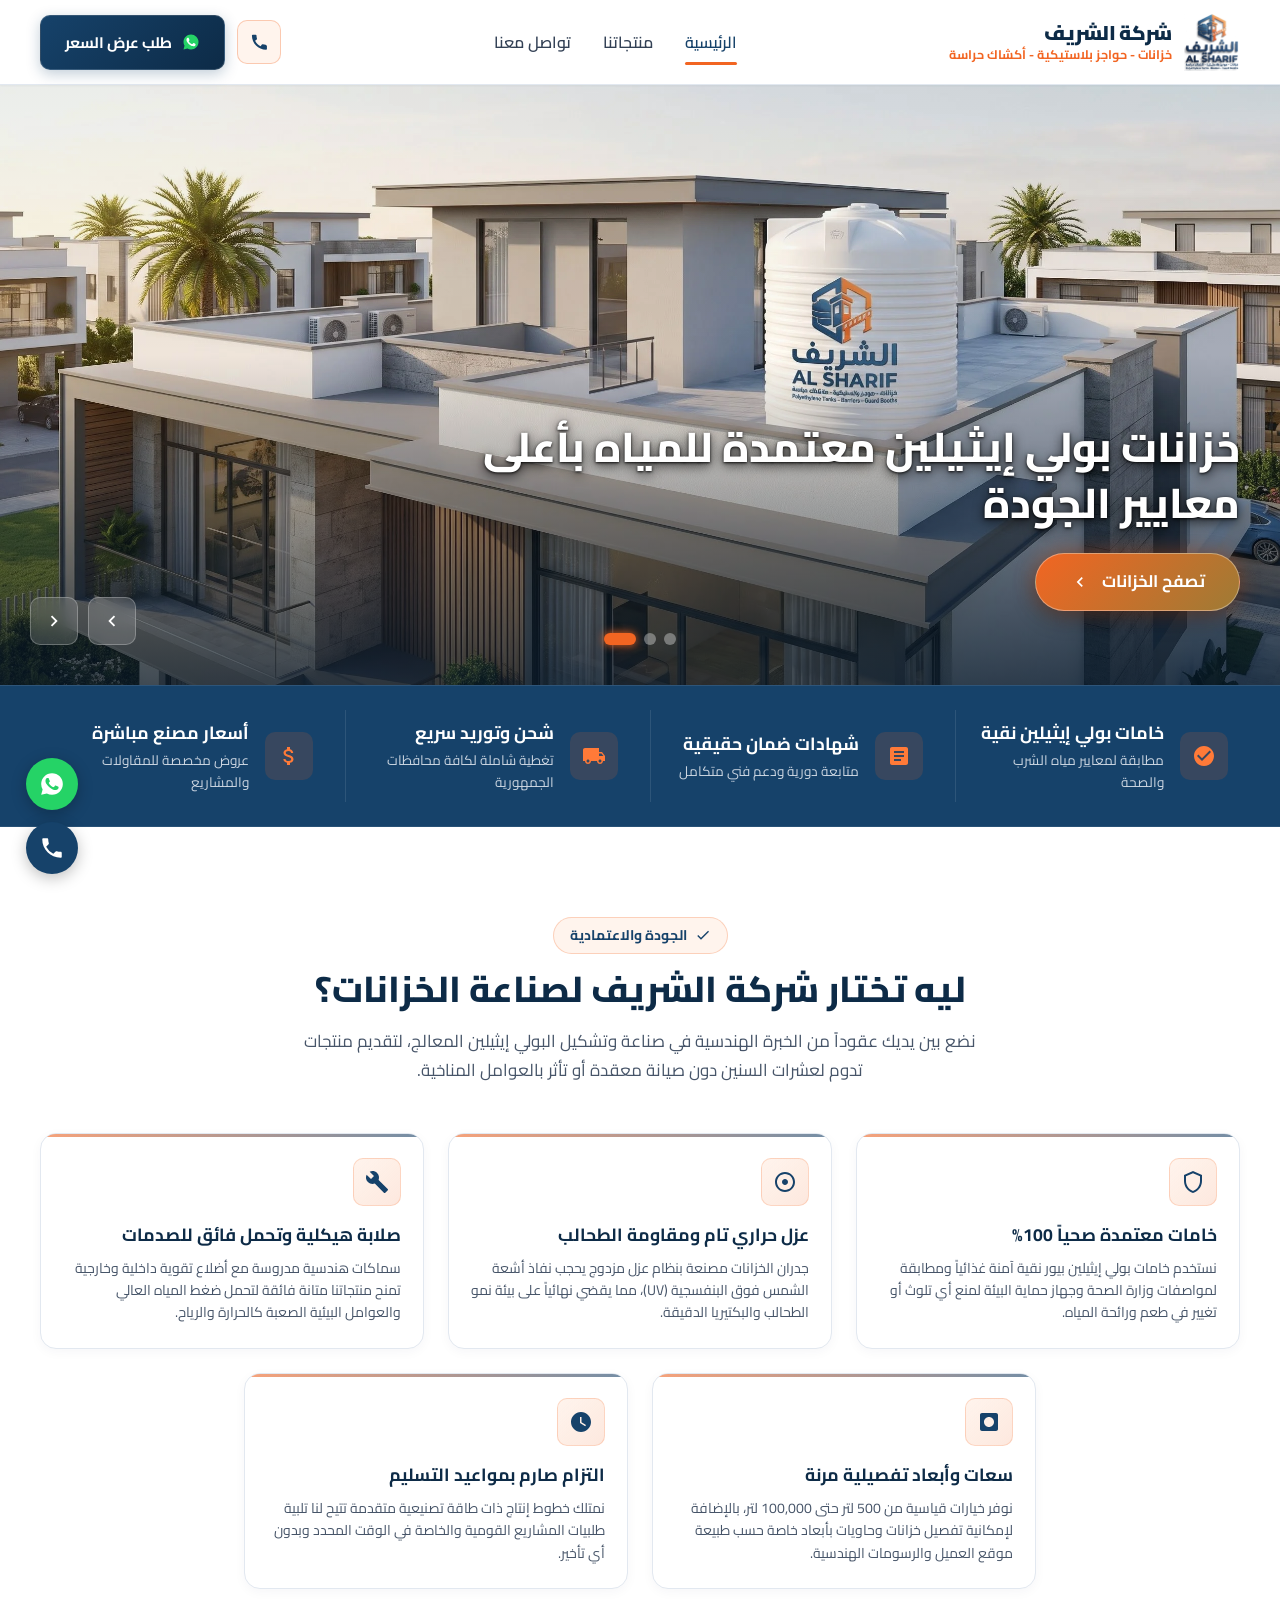
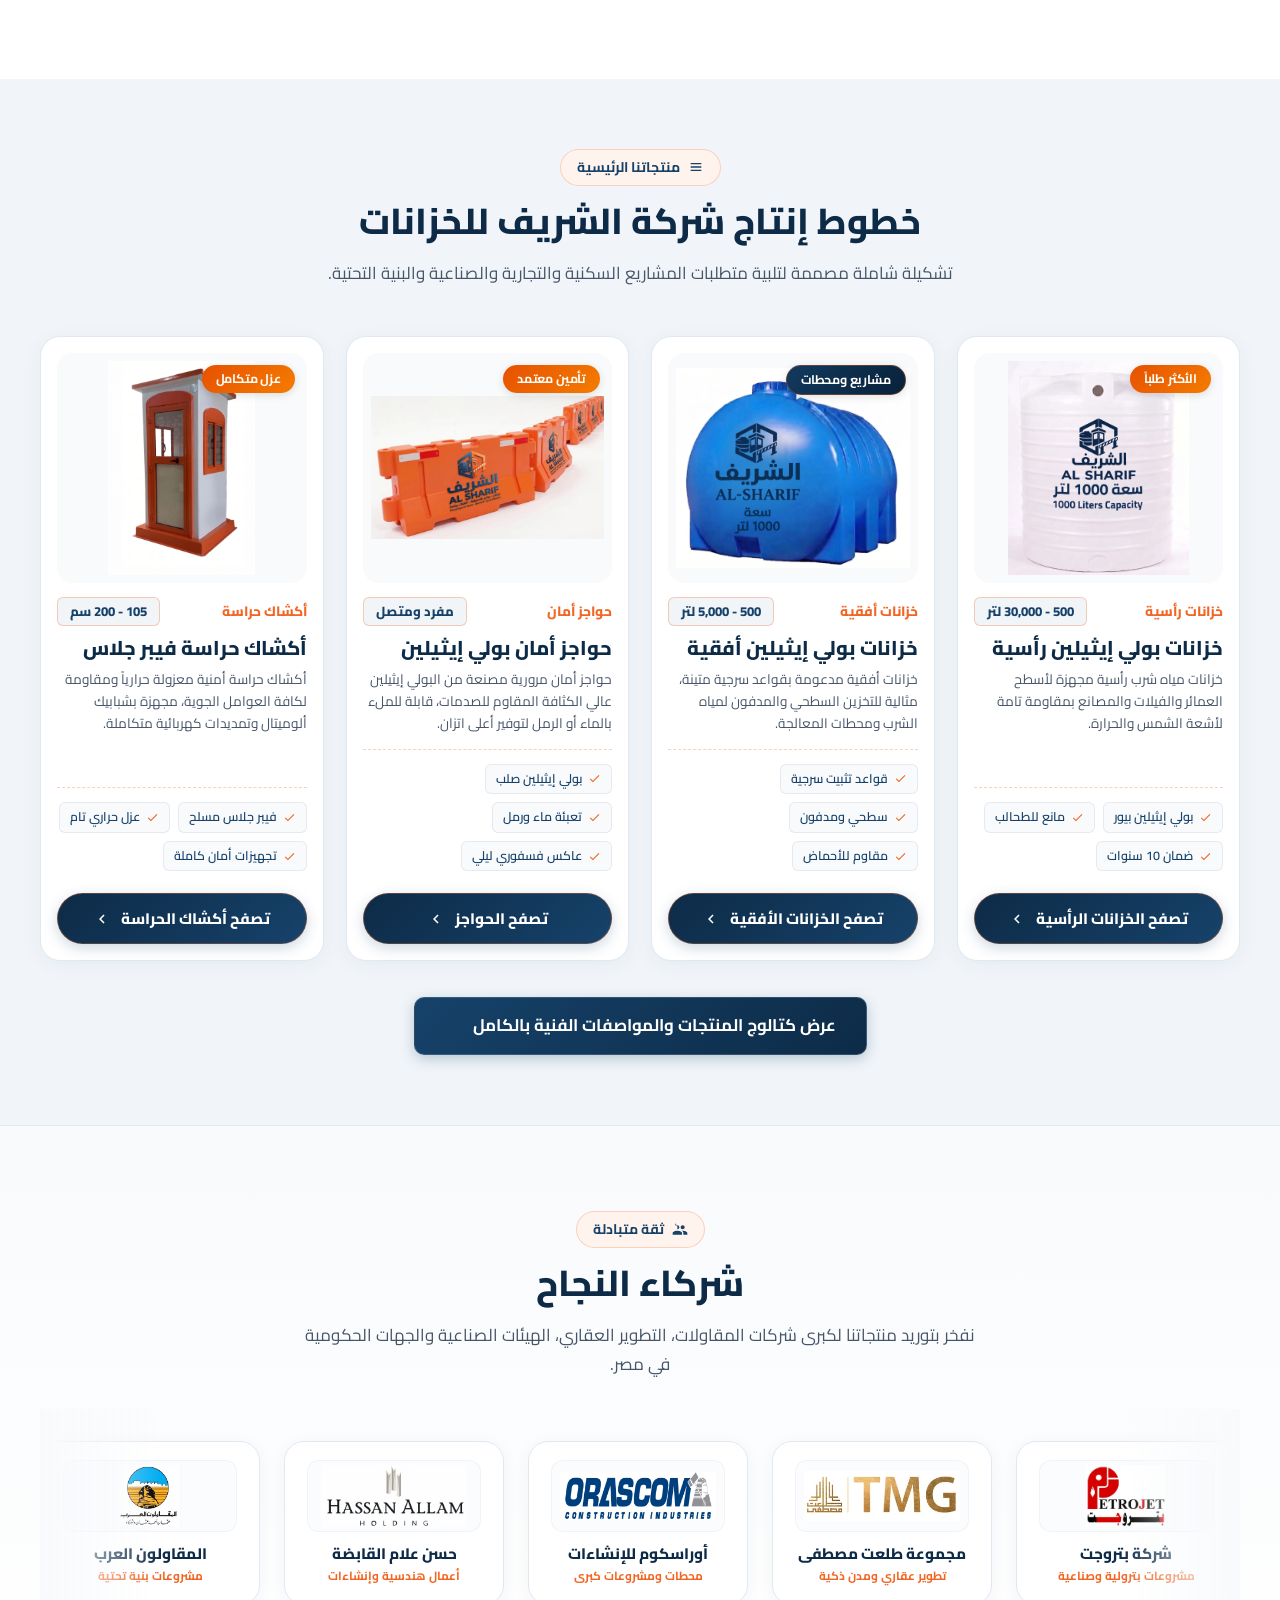
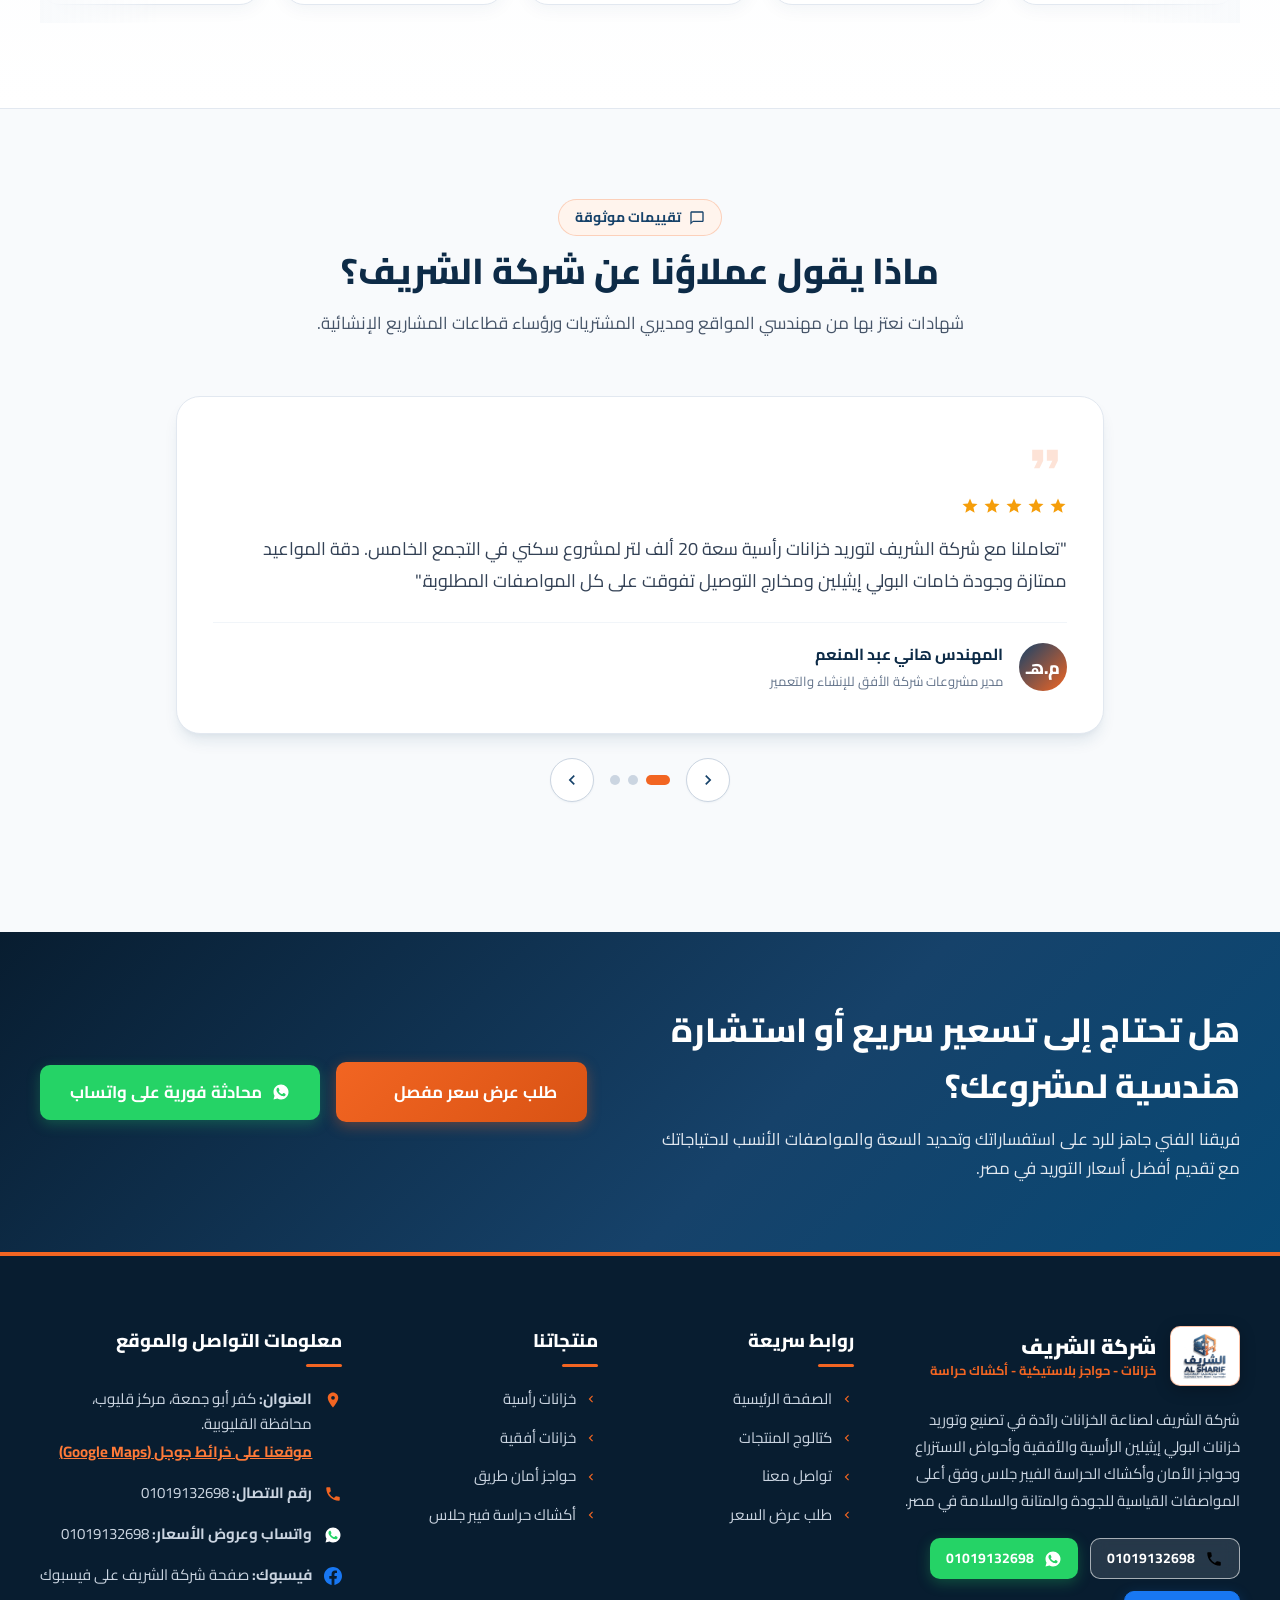
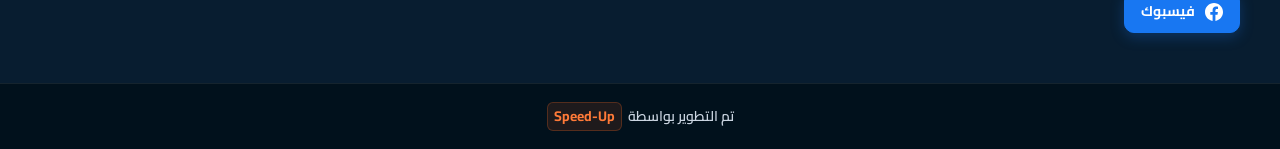
<file: index.html>
<!DOCTYPE html>
<html lang="ar" dir="rtl">

<head>
  <meta charset="UTF-8">
  <meta name="viewport" content="width=device-width, initial-scale=1.0">
  <meta http-equiv="X-UA-Compatible" content="ie=edge">

  <!-- Primary Meta Tags -->
  <title>شركة الشريف لصناعة الخزانات | خزانات بولي إيثيلين، حواجز أمان، وأكشاك حراسة</title>
  <meta name="title" content="شركة الشريف لصناعة الخزانات | خزانات بولي إيثيلين، حواجز أمان، وأكشاك حراسة">
  <meta name="description"
    content="شركة الشريف لصناعة الخزانات رائدة تصنيع وتوريد خزانات البولي إيثيلين الرأسية والأفقية وأحواض الاستزراع وحواجز الأمان وأكشاك الحراسة ودورات المياه المتنقلة بأعلى معايير الجودة في مصر. هاتف: 01019132698">
  <!-- Geo-Targeting & Local SEO -->
  <meta name="geo.region" content="EG-KB">
  <meta name="geo.placename" content="Qalyoub, Qalyubia, Egypt">
  <meta name="geo.position" content="30.1792;31.2056">
  <meta name="ICBM" content="30.1792, 31.2056">
  <link rel="canonical" href="https://al-shariftanks.com/">
  <meta name="keywords"
    content="شركة الشريف للخزانات, مصنع خزانات بولي ايثيلين, خزانات مياه الشرب مصر, اسعار خزانات المياه, خزان راسي, خزان افقي, حواجز امن الطرق, حواجز نيوجيرسي بلاستيك, اكشاك حراسة فيبر جلاس, كشك امن وحراسة, كشك حمام متنقل, دورات مياه متنقلة, احواض استزراع سمكي, كفر ابو جمعة, قليوب, القليوبية">

  <meta name="author" content="شركة الشريف لصناعة الخزانات وحواجز الأمان">
  <meta name="publisher" content="شركة الشريف لصناعة الخزانات">
  <meta name="robots" content="index, follow, max-snippet:-1, max-image-preview:large, max-video-preview:-1">
  <meta name="theme-color" content="#0D2B47">


  <!-- Open Graph / Facebook -->
  <meta property="og:type" content="website">
  <meta property="og:locale" content="ar_EG">
  <meta property="og:site_name" content="شركة الشريف لصناعة الخزانات وحواجز الأمان">
  <meta property="og:title" content="شركة الشريف لصناعة الخزانات | خزانات بولي إيثيلين وحواجز أمان وأكشاك حراسة">
  <meta property="og:description"
    content="الشركة الرائدة في تصنيع وتوريد خزانات البولي إيثيلين وحواجز أمان الطرق وأكشاك الحراسة الفيبر جلاس بأعلى معايير الجودة المصرية.">
  <meta property="og:image" content="assets/images/logo-solid.webp">
  <meta property="og:url" content="https://al-shariftanks.com/">

  <!-- Twitter Cards -->
  <meta name="twitter:card" content="summary_large_image">
  <meta name="twitter:title" content="شركة الشريف لصناعة الخزانات | خزانات بولي إيثيلين وحواجز أمان وأكشاك حراسة">
  <meta name="twitter:description"
    content="خزانات بولي إيثيلين رأسية وأفقية معتمدة، حواجز أمان الطرق، وأكشاك حراسة معزولة بأعلى جودة وضمان حقيقي.">
  <meta name="twitter:image" content="assets/images/logo-solid.webp">

  <!-- Favicon -->
  <link rel="icon" type="image/webp" href="assets/images/favicon.webp">

  <!-- Stylesheet -->
  <link rel="stylesheet" href="assets/css/style.css">

  <!-- Schema.org JSON-LD Structured Data for LocalBusiness & Manufacturer -->
  <script type="application/ld+json">
  {
    "@context": "https://schema.org",
    "@type": ["LocalBusiness", "Manufacturer"],
    "name": "شركة الشريف لصناعة الخزانات وحواجز الأمان",
    "alternateName": "شركة الشريف للخزانات",
    "image": "assets/images/logo-solid.webp",
    "logo": "assets/images/logo.webp",
    "description": "شركة الشريف لصناعة الخزانات رائدة في تصنيع وتوريد خزانات البولي إيثيلين الرأسية والأفقية وأحواض الاستزراع السمكي وحواجز أمان الطرق وأكشاك الحراسة بأعلى معايير الجودة والمتانة والسلامة في مصر.",
    "telephone": "+201019132698",
    "email": "info@al-shariftanks.com",
    "priceRange": "$$",
    "currenciesAccepted": "EGP",
    "paymentAccepted": "Cash, Bank Transfer",
    "areaServed": {
      "@type": "Country",
      "name": "Egypt"
    },
    "address": {
      "@type": "PostalAddress",
      "streetAddress": "كفر أبو جمعة",
      "addressLocality": "مركز قليوب",
      "addressRegion": "محافظة القليوبية",
      "addressCountry": "EG"
    },
    "geo": {
      "@type": "GeoCoordinates",
      "latitude": 30.1792,
      "longitude": 31.2056
    },
    "hasMap": "https://maps.app.goo.gl/1Jkf1cG24rUDedsL8",
    "openingHoursSpecification": [
      {
        "@type": "OpeningHoursSpecification",
        "dayOfWeek": [
          "Saturday",
          "Sunday",
          "Monday",
          "Tuesday",
          "Wednesday",
          "Thursday"
        ],
        "opens": "00:00",
        "closes": "23:59"
      }
    ],
    "sameAs": [
      "https://www.facebook.com/profile.php?id=61595841629500"
    ]
  }
  </script>
</head>

<body>

  <!-- Main Navbar -->
  <header class="navbar-main" id="mainHeader">
    <div class="container navbar-inner">
      <a href="index.html" class="brand-logo-link" aria-label="شركة الشريف للخزانات وحواجز الأمان وأكشاك الحراسة">
        <img src="assets/images/logo.webp" alt="شعار شركة الشريف" class="brand-logo-img" width="180" height="60">
        <div class="brand-logo-text">
          <span class="brand-text-title">شركة الشريف</span>
          <span class="brand-text-sub">خزانات - حواجز بلاستيكية - أكشاك حراسة</span>
        </div>
      </a>

      <!-- Desktop Nav -->
      <nav aria-label="القائمة الرئيسية">
        <ul class="nav-links">
          <li><a href="index.html" class="nav-link active">الرئيسية</a></li>
          <li><a href="products.html" class="nav-link">منتجاتنا</a></li>
          <li><a href="contact.html" class="nav-link">تواصل معنا</a></li>
        </ul>
      </nav>

      <!-- Nav Actions -->
      <div class="nav-actions">
        <a href="tel:01019132698" class="btn-phone-quick" title="اتصل بنا الآن: 01019132698"
          aria-label="الاتصال برقم 01019132698">
          <svg viewBox="0 0 24 24">
            <path
              d="M20.01 15.38c-1.23 0-2.42-.2-3.53-.56a.977.977 0 00-1.01.24l-1.57 1.97c-2.83-1.44-5.15-3.75-6.59-6.59l1.97-1.57c.28-.28.36-.67.25-1.02A11.36 11.36 0 019 4.29c0-.56-.45-1-1-1H4.5c-.55 0-1 .45-1 1 0 9.39 7.61 17 17 17 .55 0 1-.45 1-1v-3.5c0-.55-.45-1-.99-.91z" />
          </svg>
        </a>
        <button type="button" class="btn btn-primary js-open-quote-modal" data-product="طلب عام">
          <svg viewBox="0 0 24 24" width="22" height="22" aria-hidden="true" style="flex-shrink:0;">
            <path fill="#25D366"
              d="M12.012 2c-5.506 0-9.989 4.478-9.99 9.984a9.964 9.964 0 0 0 1.333 4.993L2 22l5.233-1.237a9.994 9.994 0 0 0 4.779 1.217h.004c5.505 0 9.988-4.478 9.989-9.984 0-2.669-1.037-5.176-2.925-7.064A9.923 9.923 0 0 0 12.012 2z" />
            <path fill="#FFFFFF"
              d="M17.472 14.382c-.301-.15-1.767-.867-2.04-.966-.271-.101-.469-.15-.668.149-.198.299-.769.967-.941 1.166-.171.199-.343.224-.644.075-.3-.15-1.264-.462-2.408-1.475-.891-.788-1.493-1.762-1.665-2.06-.172-.299-.018-.46.131-.608.136-.135.301-.35.451-.524.151-.175.201-.299.301-.498.1-.2.051-.374-.025-.523-.076-.15-.671-1.62-.92-2.217-.243-.582-.49-.503-.673-.512-.174-.009-.373-.01-.572-.01-.2 0-.523.075-.797.373s-1.045 1.021-1.045 2.49 1.07 2.888 1.22 3.088c.15.199 2.107 3.215 5.103 4.512.713.308 1.27.492 1.704.629.716.228 1.368.196 1.882.119.574-.086 1.767-.723 2.016-1.42.249-.697.249-1.295.174-1.42-.074-.124-.273-.199-.573-.348z" />
          </svg>
          <span>طلب عرض السعر</span>
        </button>
      </div>

      <!-- Mobile Call Link -->
      <a href="tel:01019132698" class="mobile-header-call" title="اتصل بنا: 01019132698"
        aria-label="اتصل بنا 01019132698">
        <svg viewBox="0 0 24 24" width="15" height="15" aria-hidden="true">
          <path fill="currentColor"
            d="M20.01 15.38c-1.23 0-2.42-.2-3.53-.56a.977.977 0 00-1.01.24l-1.57 1.97c-2.83-1.44-5.15-3.75-6.59-6.59l1.97-1.57c.28-.28.36-.67.25-1.02A11.36 11.36 0 019 4.29c0-.56-.45-1-1-1H4.5c-.55 0-1 .45-1 1 0 9.39 7.61 17 17 17 .55 0 1-.45 1-1v-3.5c0-.55-.45-1-.99-.91z" />
        </svg>
        <span>01019132698</span>
      </a>

      <!-- Mobile Nav Toggle -->
      <button type="button" class="mobile-nav-toggle" id="mobileNavToggle" aria-label="فتح القائمة">
        <span></span>
        <span></span>
        <span></span>
      </button>
    </div>
  </header>

  <!-- Mobile Drawer -->
  <div class="mobile-drawer-overlay" id="drawerOverlay"></div>
  <aside class="mobile-drawer" id="mobileDrawer">
    <div class="drawer-header">
      <div class="drawer-brand">
        <img src="assets/images/logo.webp" alt="شركة الشريف" style="height: 48px; width: auto;">
        <div class="brand-logo-text">
          <span class="brand-text-title">شركة الشريف</span>
          <span class="brand-text-sub">خزانات - حواجز بلاستيكية - أكشاك حراسة</span>
        </div>
      </div>
      <button type="button" class="drawer-close" id="drawerClose" aria-label="إغلاق القائمة">
        <svg viewBox="0 0 24 24">
          <path
            d="M19 6.41L17.59 5 12 10.59 6.41 5 5 6.41 10.59 12 5 17.59 6.41 19 12 13.41 17.59 19 19 17.59 13.41 12z" />
        </svg>
      </button>
    </div>
    <ul class="drawer-links">
      <li><a href="index.html" class="drawer-link active">الرئيسية</a></li>
      <li><a href="products.html" class="drawer-link">منتجاتنا</a></li>
      <li><a href="contact.html" class="drawer-link">تواصل معنا</a></li>
    </ul>
    <div class="drawer-actions">
      <a href="tel:01019132698" class="btn btn-outline-navy" style="width: 100%;">
        <svg viewBox="0 0 24 24">
          <path
            d="M6.62 10.79a15.053 15.053 0 006.59 6.59l2.2-2.2c.27-.27.67-.36 1.02-.24 1.12.37 2.33.57 3.57.57.55 0 1 .45 1 1V20c0 .55-.45 1-1 1-9.39 0-17-7.61-17-17 0-.55.45-1 1-1h3.5c.55 0 1 .45 1 1 0 1.25.2 2.45.57 3.57.11.35.03.74-.25 1.02l-2.2 2.2z" />
        </svg>
        <span>اتصل بنا: 01019132698</span>
      </a>
      <button type="button" class="btn btn-accent js-open-quote-modal" style="width: 100%;">
        <svg viewBox="0 0 24 24" width="22" height="22" aria-hidden="true" style="flex-shrink:0;">
          <path fill="#25D366"
            d="M12.012 2c-5.506 0-9.989 4.478-9.99 9.984a9.964 9.964 0 0 0 1.333 4.993L2 22l5.233-1.237a9.994 9.994 0 0 0 4.779 1.217h.004c5.505 0 9.988-4.478 9.989-9.984 0-2.669-1.037-5.176-2.925-7.064A9.923 9.923 0 0 0 12.012 2z" />
          <path fill="#FFFFFF"
            d="M17.472 14.382c-.301-.15-1.767-.867-2.04-.966-.271-.101-.469-.15-.668.149-.198.299-.769.967-.941 1.166-.171.199-.343.224-.644.075-.3-.15-1.264-.462-2.408-1.475-.891-.788-1.493-1.762-1.665-2.06-.172-.299-.018-.46.131-.608.136-.135.301-.35.451-.524.151-.175.201-.299.301-.498.1-.2.051-.374-.025-.523-.076-.15-.671-1.62-.92-2.217-.243-.582-.49-.503-.673-.512-.174-.009-.373-.01-.572-.01-.2 0-.523.075-.797.373s-1.045 1.021-1.045 2.49 1.07 2.888 1.22 3.088c.15.199 2.107 3.215 5.103 4.512.713.308 1.27.492 1.704.629.716.228 1.368.196 1.882.119.574-.086 1.767-.723 2.016-1.42.249-.697.249-1.295.174-1.42-.074-.124-.273-.199-.573-.348z" />
        </svg>
        <span>طلب عرض السعر</span>
      </button>
    </div>
  </aside>

  <main>
    <!-- Dynamic Hero Section with 3 Moving Images -->
    <section class="hero-slider-section" aria-label="العروض الرئيسية">
      <div class="hero-slider-track" id="heroSliderTrack">

        <!-- Slide 1: Water Tanks -->
        <div class="hero-slide is-active" data-index="0">
          <img src="assets/images/hero-tanks.webp" alt="خزانات مياه بولي إيثيلين الشريف" class="hero-slide-bg"
            width="1024" height="571">
          <div class="hero-clean-overlay"></div>
          <div class="container hero-slide-content">
            <div class="hero-clean-caption">
              <h1 class="hero-clean-title">خزانات بولي إيثيلين معتمدة للمياه بأعلى معايير الجودة</h1>
              <a href="products.html#vertical" class="btn btn-hero-cta">
                <span>تصفح الخزانات</span>
                <svg viewBox="0 0 24 24">
                  <path d="M15.41 7.41L10.83 12l4.58 4.59L14 18l-6-6 6-6 1.41 1.41z" />
                </svg>
              </a>
            </div>
          </div>
        </div>

        <!-- Slide 2: Road Safety Barriers -->
        <div class="hero-slide" data-index="1">
          <img src="assets/images/hero-barriers.webp" alt="حواجز أمان طريق بولي إيثيلين الشريف" class="hero-slide-bg"
            width="1024" height="571">
          <div class="hero-clean-overlay"></div>
          <div class="container hero-slide-content">
            <div class="hero-clean-caption">
              <h2 class="hero-clean-title">حواجز أمان طريق بولي إيثيلين فائقة المتانة وحماية الطرق</h2>
              <a href="products.html#barriers" class="btn btn-hero-cta">
                <span>تصفح حواجز الأمان</span>
                <svg viewBox="0 0 24 24">
                  <path d="M15.41 7.41L10.83 12l4.58 4.59L14 18l-6-6 6-6 1.41 1.41z" />
                </svg>
              </a>
            </div>
          </div>
        </div>

        <!-- Slide 3: Guard Booths / Kiosks -->
        <div class="hero-slide" data-index="2">
          <img src="assets/images/hero-booths.webp" alt="أكشاك حراسة فيبر جلاس وبوليمر الشريف" class="hero-slide-bg"
            width="1024" height="571">
          <div class="hero-clean-overlay"></div>
          <div class="container hero-slide-content">
            <div class="hero-clean-caption">
              <h2 class="hero-clean-title">أكشاك حراسة فيبر جلاس وبوليمر معزولة بأحدث التصاميم الهندسية</h2>
              <a href="products.html#booths" class="btn btn-hero-cta">
                <span>تصفح أكشاك الحراسة</span>
                <svg viewBox="0 0 24 24">
                  <path d="M15.41 7.41L10.83 12l4.58 4.59L14 18l-6-6 6-6 1.41 1.41z" />
                </svg>
              </a>
            </div>
          </div>
        </div>

      </div>

      <!-- Controls -->
      <div class="hero-slider-arrows">
        <button type="button" class="slider-arrow js-hero-prev" aria-label="الشريحة السابقة">
          <svg viewBox="0 0 24 24">
            <path d="M8.59 16.59L13.17 12 8.59 7.41 10 6l6 6-6 6-1.41-1.41z" />
          </svg>
        </button>
        <button type="button" class="slider-arrow js-hero-next" aria-label="الشريحة التالية">
          <svg viewBox="0 0 24 24">
            <path d="M15.41 7.41L10.83 12l4.58 4.59L14 18l-6-6 6-6 1.41 1.41z" />
          </svg>
        </button>
      </div>

      <!-- Indicators -->
      <div class="hero-indicators">
        <button type="button" class="hero-indicator-dot is-active" data-slide-to="0" aria-label="الشريحة 1"></button>
        <button type="button" class="hero-indicator-dot" data-slide-to="1" aria-label="الشريحة 2"></button>
        <button type="button" class="hero-indicator-dot" data-slide-to="2" aria-label="الشريحة 3"></button>
      </div>
    </section>

    <!-- Stats Strip -->
    <section class="hero-stats-strip" aria-label="أبرز مميزات المصنع">
      <div class="container">
        <div class="stats-grid">
          <div class="stat-item">
            <div class="stat-icon">
              <svg viewBox="0 0 24 24">
                <path
                  d="M12 2C6.48 2 2 6.48 2 12s4.48 10 10 10 10-4.48 10-10S17.52 2 12 2zm-2 15l-5-5 1.41-1.41L10 14.17l7.59-7.59L19 8l-9 9z" />
              </svg>
            </div>
            <div class="stat-content">
              <h4>خامات بولي إيثيلين نقية</h4>
              <p>مطابقة لمعايير مياه الشرب والصحة</p>
            </div>
          </div>
          <div class="stat-item">
            <div class="stat-icon">
              <svg viewBox="0 0 24 24">
                <path
                  d="M19 3H5c-1.1 0-2 .9-2 2v14c0 1.1.9 2 2 2h14c1.1 0 2-.9 2-2V5c0-1.1-.9-2-2-2zm-5 14H7v-2h7v2zm3-4H7v-2h10v2zm0-4H7V7h10v2z" />
              </svg>
            </div>
            <div class="stat-content">
              <h4>شهادات ضمان حقيقية</h4>
              <p>متابعة دورية ودعم فني متكامل</p>
            </div>
          </div>
          <div class="stat-item">
            <div class="stat-icon">
              <svg viewBox="0 0 24 24">
                <path
                  d="M20 8h-3V4H3c-1.1 0-2 .9-2 2v11h2c0 1.66 1.34 3 3 3s3-1.34 3-3h6c0 1.66 1.34 3 3 3s3-1.34 3-3h2v-5l-3-4zM6 18.5c-.83 0-1.5-.67-1.5-1.5s.67-1.5 1.5-1.5 1.5.67 1.5 1.5-.67 1.5-1.5 1.5zm13.5-9l1.96 2.5H17V9.5h2.5zm-1.5 9c-.83 0-1.5-.67-1.5-1.5s.67-1.5 1.5-1.5 1.5.67 1.5 1.5-.67 1.5-1.5 1.5z" />
              </svg>
            </div>
            <div class="stat-content">
              <h4>شحن وتوريد سريع</h4>
              <p>تغطية شاملة لكافة محافظات الجمهورية</p>
            </div>
          </div>
          <div class="stat-item">
            <div class="stat-icon">
              <svg viewBox="0 0 24 24">
                <path
                  d="M11.8 10.9c-2.27-.59-3-1.2-3-2.15 0-1.09 1.01-1.85 2.7-1.85 1.78 0 2.44.85 2.5 2.1h2.21c-.07-1.72-1.12-3.3-3.21-3.81V3h-3v2.16c-1.94.42-3.5 1.68-3.5 3.61 0 2.31 1.91 3.46 4.7 4.13 2.5.6 3 1.48 3 2.41 0 .69-.49 1.79-2.7 1.79-2.06 0-2.87-.92-2.98-2.1h-2.2c.12 2.19 1.76 3.42 3.68 3.83V21h3v-2.15c1.95-.37 3.5-1.5 3.5-3.55 0-2.84-2.43-3.81-4.7-4.4z" />
              </svg>
            </div>
            <div class="stat-content">
              <h4>أسعار مصنع مباشرة</h4>
              <p>عروض مخصصة للمقاولات والمشاريع</p>
            </div>
          </div>
        </div>
      </div>
    </section>

    <!-- Section: Why Choose Us (ليه تختار الشريف للخزانات) -->
    <section class="section-features">
      <div class="container">
        <div class="section-header text-center">
          <div class="section-tag">
            <svg viewBox="0 0 24 24">
              <path d="M9 16.17L4.83 12l-1.42 1.41L9 19 21 7l-1.41-1.41z" />
            </svg>
            <span>الجودة والاعتمادية</span>
          </div>
          <h2 class="section-title">ليه تختار شركة الشريف لصناعة الخزانات؟</h2>
          <p class="section-subtitle">نضع بين يديك عقوداً من الخبرة الهندسية في صناعة وتشكيل البولي إيثيلين المعالج،
            لتقديم منتجات تدوم لعشرات السنين دون صيانة معقدة أو تأثر بالعوامل المناخية.</p>
        </div>

        <div class="features-grid">
          <!-- Feature 1 -->
          <div class="feature-card">
            <div class="feature-icon-wrapper">
              <svg viewBox="0 0 24 24">
                <path
                  d="M12 1L3 5v6c0 5.55 3.84 10.74 9 12 5.16-1.26 9-6.45 9-12V5l-9-4zm7 10c0 4.52-3.08 8.76-7 9.93-3.92-1.17-7-5.41-7-9.93V6.3l7-3.11 7 3.11V11z" />
              </svg>
            </div>
            <h3>خامات معتمدة صحياً 100%</h3>
            <p>نستخدم خامات بولي إيثيلين بيور نقية آمنة غذائياً ومطابقة لمواصفات وزارة الصحة وجهاز حماية البيئة لمنع أي
              تلوث أو تغيير في طعم ورائحة المياه.</p>
          </div>

          <!-- Feature 2 -->
          <div class="feature-card">
            <div class="feature-icon-wrapper">
              <svg viewBox="0 0 24 24">
                <path
                  d="M12 2C6.49 2 2 6.49 2 12s4.49 10 10 10 10-4.49 10-10S17.51 2 12 2zm0 18c-4.41 0-8-3.59-8-8s3.59-8 8-8 8 3.59 8 8-3.59 8-8 8zm3-8c0 1.66-1.34 3-3 3s-3-1.34-3-3 1.34-3 3-3 3 1.34 3 3z" />
              </svg>
            </div>
            <h3>عزل حراري تام ومقاومة الطحالب</h3>
            <p>جدران الخزانات مصنعة بنظام عزل مزدوج يحجب نفاذ أشعة الشمس فوق البنفسجية (UV)، مما يقضي نهائياً على بيئة
              نمو الطحالب والبكتيريا الدقيقة.</p>
          </div>

          <!-- Feature 3 -->
          <div class="feature-card">
            <div class="feature-icon-wrapper">
              <svg viewBox="0 0 24 24">
                <path
                  d="M22.7 19l-9.1-9.1c.9-2.3.4-5-1.5-6.9-2-2-5-2.4-7.4-1.3L9 6 6 9 1.6 4.7C.4 7.1.9 10.1 2.9 12.1c1.9 1.9 4.6 2.4 6.9 1.5l9.1 9.1c.4.4 1 .4 1.4 0l2.3-2.3c.5-.4.5-1.1.1-1.4z" />
              </svg>
            </div>
            <h3>صلابة هيكلية وتحمل فائق للصدمات</h3>
            <p>سماكات هندسية مدروسة مع أضلاع تقوية داخلية وخارجية تمنح منتجاتنا متانة فائقة لتحمل ضغط المياه العالي
              والعوامل البيئية الصعبة كالحرارة والرياح.</p>
          </div>

          <!-- Feature 4 -->
          <div class="feature-card">
            <div class="feature-icon-wrapper">
              <svg viewBox="0 0 24 24">
                <path
                  d="M19 3H5c-1.1 0-2 .9-2 2v14c0 1.1.9 2 2 2h14c1.1 0 2-.9 2-2V5c0-1.1-.9-2-2-2zm-7 14c-2.76 0-5-2.24-5-5s2.24-5 5-5 5 2.24 5 5-2.24 5-5 5z" />
              </svg>
            </div>
            <h3>سعات وأبعاد تفصيلية مرنة</h3>
            <p>نوفر خيارات قياسية من 500 لتر حتى 100,000 لتر، بالإضافة لإمكانية تفصيل خزانات وحاويات بأبعاد خاصة حسب
              طبيعة موقع العميل والرسومات الهندسية.</p>
          </div>

          <!-- Feature 5 -->
          <div class="feature-card">
            <div class="feature-icon-wrapper">
              <svg viewBox="0 0 24 24">
                <path
                  d="M12 2C6.5 2 2 6.5 2 12s4.5 10 10 10 10-4.5 10-10S17.5 2 12 2zm4.2 14.2L11 13V7h1.5v5.2l4.5 2.7-.8 1.3z" />
              </svg>
            </div>
            <h3>التزام صارم بمواعيد التسليم</h3>
            <p>نمتلك خطوط إنتاج ذات طاقة تصنيعية متقدمة تتيح لنا تلبية طلبيات المشاريع القومية والخاصة في الوقت المحدد
              وبدون أي تأخير.</p>
          </div>


        </div>
      </div>
    </section>

    <!-- Section: Products Overview Cards -->
    <section class="section-products-preview">
      <div class="container">
        <div class="section-header text-center">
          <div class="section-tag">
            <svg viewBox="0 0 24 24">
              <path d="M4 6h16v2H4zm0 5h16v2H4zm0 5h16v2H4z" />
            </svg>
            <span>منتجاتنا الرئيسية</span>
          </div>
          <h2 class="section-title">خطوط إنتاج شركة الشريف للخزانات</h2>
          <p class="section-subtitle">تشكيلة شاملة مصممة لتلبية متطلبات المشاريع السكنية والتجارية والصناعية والبنية
            التحتية.</p>
        </div>

        <div class="products-grid-home">
          <!-- Product 1: Vertical Tanks -->
          <article class="modern-product-card">
            <div class="modern-card-img-box">
              <span class="card-floating-badge badge-orange">الأكثر طلباً</span>
              <img src="assets/images/tank-vertical-1000.webp" alt="خزانات بولي إيثيلين رأسية شركة الشريف"
                loading="lazy" width="400" height="260">
            </div>
            <div class="modern-card-meta-row">
              <span class="modern-category-tag">خزانات رأسية</span>
              <span class="modern-capacity-pill">500 - 30,000 لتر</span>
            </div>
            <h3 class="modern-card-title">خزانات بولي إيثيلين رأسية</h3>
            <p class="modern-card-desc">خزانات مياه شرب رأسية مجهزة لأسطح العمائر والفيلات والمصانع بمقاومة تامة لأشعة
              الشمس والحرارة.</p>
            <div class="modern-card-features">
              <span class="modern-feature-pill">
                <svg viewBox="0 0 24 24">
                  <path d="M9 16.17L4.83 12l-1.42 1.41L9 19 21 7l-1.41-1.41z" />
                </svg>
                <span>بولي إيثيلين بيور</span>
              </span>
              <span class="modern-feature-pill">
                <svg viewBox="0 0 24 24">
                  <path d="M9 16.17L4.83 12l-1.42 1.41L9 19 21 7l-1.41-1.41z" />
                </svg>
                <span>مانع للطحالب</span>
              </span>
              <span class="modern-feature-pill">
                <svg viewBox="0 0 24 24">
                  <path d="M9 16.17L4.83 12l-1.42 1.41L9 19 21 7l-1.41-1.41z" />
                </svg>
                <span>ضمان 10 سنوات</span>
              </span>
            </div>
            <a href="products.html#vertical" class="btn-category-browse">
              <span>تصفح الخزانات الرأسية</span>
              <svg viewBox="0 0 24 24" width="18" height="18" aria-hidden="true">
                <path fill="currentColor" d="M15.41 7.41L14 6l-6 6 6 6 1.41-1.41L10.83 12z" />
              </svg>
            </a>
          </article>

          <!-- Product 2: Horizontal Tanks -->
          <article class="modern-product-card">
            <div class="modern-card-img-box">
              <span class="card-floating-badge badge-navy">مشاريع ومحطات</span>
              <img src="assets/images/tank-horizontal-1000.webp" alt="خزانات بولي إيثيلين أفقية" loading="lazy"
                width="400" height="260">
            </div>
            <div class="modern-card-meta-row">
              <span class="modern-category-tag">خزانات أفقية</span>
              <span class="modern-capacity-pill">500 - 5,000 لتر</span>
            </div>
            <h3 class="modern-card-title">خزانات بولي إيثيلين أفقية</h3>
            <p class="modern-card-desc">خزانات أفقية مدعومة بقواعد سرجية متينة، مثالية للتخزين السطحي والمدفون لمياه
              الشرب ومحطات المعالجة.</p>
            <div class="modern-card-features">
              <span class="modern-feature-pill">
                <svg viewBox="0 0 24 24">
                  <path d="M9 16.17L4.83 12l-1.42 1.41L9 19 21 7l-1.41-1.41z" />
                </svg>
                <span>قواعد تثبيت سرجية</span>
              </span>
              <span class="modern-feature-pill">
                <svg viewBox="0 0 24 24">
                  <path d="M9 16.17L4.83 12l-1.42 1.41L9 19 21 7l-1.41-1.41z" />
                </svg>
                <span>سطحي ومدفون</span>
              </span>
              <span class="modern-feature-pill">
                <svg viewBox="0 0 24 24">
                  <path d="M9 16.17L4.83 12l-1.42 1.41L9 19 21 7l-1.41-1.41z" />
                </svg>
                <span>مقاوم للأحماض</span>
              </span>
            </div>
            <a href="products.html#horizontal" class="btn-category-browse">
              <span>تصفح الخزانات الأفقية</span>
              <svg viewBox="0 0 24 24" width="18" height="18" aria-hidden="true">
                <path fill="currentColor" d="M15.41 7.41L14 6l-6 6 6 6 1.41-1.41L10.83 12z" />
              </svg>
            </a>
          </article>

          <!-- Product 3: Safety Barriers -->
          <article class="modern-product-card">
            <div class="modern-card-img-box">
              <span class="card-floating-badge badge-orange">تأمين معتمد</span>
              <img src="assets/images/barrier-orange-chain.webp" alt="حواجز أمان طريق بولي إيثيلين الشريف"
                loading="lazy" width="400" height="260">
            </div>
            <div class="modern-card-meta-row">
              <span class="modern-category-tag">حواجز أمان</span>
              <span class="modern-capacity-pill">مفرد ومتصل</span>
            </div>
            <h3 class="modern-card-title">حواجز أمان بولي إيثيلين</h3>
            <p class="modern-card-desc">حواجز أمان مرورية مصنعة من البولي إيثيلين عالي الكثافة المقاوم للصدمات، قابلة
              للملء بالماء أو الرمل لتوفير أعلى اتزان.</p>
            <div class="modern-card-features">
              <span class="modern-feature-pill">
                <svg viewBox="0 0 24 24">
                  <path d="M9 16.17L4.83 12l-1.42 1.41L9 19 21 7l-1.41-1.41z" />
                </svg>
                <span>بولي إيثيلين صلب</span>
              </span>
              <span class="modern-feature-pill">
                <svg viewBox="0 0 24 24">
                  <path d="M9 16.17L4.83 12l-1.42 1.41L9 19 21 7l-1.41-1.41z" />
                </svg>
                <span>تعبئة ماء ورمل</span>
              </span>
              <span class="modern-feature-pill">
                <svg viewBox="0 0 24 24">
                  <path d="M9 16.17L4.83 12l-1.42 1.41L9 19 21 7l-1.41-1.41z" />
                </svg>
                <span>عاكس فسفوري ليلي</span>
              </span>
            </div>
            <a href="products.html#barriers" class="btn-category-browse">
              <span>تصفح الحواجز</span>
              <svg viewBox="0 0 24 24" width="18" height="18" aria-hidden="true">
                <path fill="currentColor" d="M15.41 7.41L14 6l-6 6 6 6 1.41-1.41L10.83 12z" />
              </svg>
            </a>
          </article>

          <!-- Product 4: Guard Booths / Kiosks -->
          <article class="modern-product-card">
            <div class="modern-card-img-box">
              <span class="card-floating-badge badge-orange">عزل متكامل</span>
              <img src="assets/images/guard-booth-2.webp" alt="أكشاك حراسة فيبر جلاس وبوليمر الشريف" loading="lazy"
                width="400" height="260">
            </div>
            <div class="modern-card-meta-row">
              <span class="modern-category-tag">أكشاك حراسة</span>
              <span class="modern-capacity-pill">105 - 200 سم</span>
            </div>
            <h3 class="modern-card-title">أكشاك حراسة فيبر جلاس</h3>
            <p class="modern-card-desc">أكشاك حراسة أمنية معزولة حرارياً ومقاومة لكافة العوامل الجوية، مجهزة بشبابيك
              ألوميتال وتمديدات كهربائية متكاملة.</p>
            <div class="modern-card-features">
              <span class="modern-feature-pill">
                <svg viewBox="0 0 24 24">
                  <path d="M9 16.17L4.83 12l-1.42 1.41L9 19 21 7l-1.41-1.41z" />
                </svg>
                <span>فيبر جلاس مسلح</span>
              </span>
              <span class="modern-feature-pill">
                <svg viewBox="0 0 24 24">
                  <path d="M9 16.17L4.83 12l-1.42 1.41L9 19 21 7l-1.41-1.41z" />
                </svg>
                <span>عزل حراري تام</span>
              </span>
              <span class="modern-feature-pill">
                <svg viewBox="0 0 24 24">
                  <path d="M9 16.17L4.83 12l-1.42 1.41L9 19 21 7l-1.41-1.41z" />
                </svg>
                <span>تجهيزات أمان كاملة</span>
              </span>
            </div>
            <a href="products.html#booths" class="btn-category-browse">
              <span>تصفح أكشاك الحراسة</span>
              <svg viewBox="0 0 24 24" width="18" height="18" aria-hidden="true">
                <path fill="currentColor" d="M15.41 7.41L14 6l-6 6 6 6 1.41-1.41L10.83 12z" />
              </svg>
            </a>
          </article>
        </div>

        <div class="home-catalog-cta-wrap">
          <a href="products.html" class="btn btn-primary btn-lg btn-home-catalog">
            <span>عرض كتالوج المنتجات والمواصفات الفنية بالكامل</span>
            <svg viewBox="0 0 24 24">
              <path d="M14 5l7 7m0 0l-7 7m7-7H3" />
            </svg>
          </a>
        </div>
      </div>
    </section>

    <!-- Section: Partners (شركاء النجاح) -->
    <section class="section-partners" aria-label="شركاء النجاح">
      <div class="container">
        <div class="section-header text-center" style="margin-bottom: 30px;">
          <div class="section-tag">
            <svg viewBox="0 0 24 24">
              <path
                d="M16 11c1.66 0 2.99-1.34 2.99-3S17.66 5 16 5c-1.66 0-3 1.34-3 3s1.34 3 3 3zm-8 0c1.66 0 2.99-1.34 2.99-3S9.66 5 8 5C6.34 5 5 6.34 5 3s1.34 3 3 3zm0 2c-2.33 0-7 1.17-7 3.5V19h14v-2.5c0-2.33-4.67-3.5-7-3.5zm8 0c-.29 0-.62.02-.97.05 1.16.84 1.97 1.97 1.97 3.45V19h6v-2.5c0-2.33-4.67-3.5-7-3.5z" />
            </svg>
            <span>ثقة متبادلة</span>
          </div>
          <h2 class="section-title">شركاء النجاح</h2>
          <p class="section-subtitle">نفخر بتوريد منتجاتنا لكبرى شركات المقاولات، التطوير العقاري، الهيئات الصناعية
            والجهات الحكومية في مصر.</p>
        </div>

        <div class="partners-marquee-container">
          <!-- Track 1 -->
          <div class="partners-track">
            <div class="partner-card">
              <div class="partner-logo-box">
                <img src="assets/images/partners/partner-arab-contractors.webp" alt="المقاولون العرب" loading="lazy"
                  width="160" height="70">
              </div>
              <div class="partner-card-info">
                <h4 class="partner-name">المقاولون العرب</h4>
                <span class="partner-tag">مشروعات بنية تحتية</span>
              </div>
            </div>

            <div class="partner-card">
              <div class="partner-logo-box">
                <img src="assets/images/partners/partner-hassan-allam.webp" alt="حسن علام القابضة" loading="lazy"
                  width="160" height="70">
              </div>
              <div class="partner-card-info">
                <h4 class="partner-name">حسن علام القابضة</h4>
                <span class="partner-tag">أعمال هندسية وإنشاءات</span>
              </div>
            </div>

            <div class="partner-card">
              <div class="partner-logo-box">
                <img src="assets/images/partners/partner-orascom.webp" alt="أوراسكوم للإنشاءات" loading="lazy"
                  width="160" height="70">
              </div>
              <div class="partner-card-info">
                <h4 class="partner-name">أوراسكوم للإنشاءات</h4>
                <span class="partner-tag">محطات ومشروعات كبرى</span>
              </div>
            </div>

            <div class="partner-card">
              <div class="partner-logo-box">
                <img src="assets/images/partners/partner-tmg.webp" alt="مجموعة طلعت مصطفى" loading="lazy" width="160"
                  height="70">
              </div>
              <div class="partner-card-info">
                <h4 class="partner-name">مجموعة طلعت مصطفى</h4>
                <span class="partner-tag">تطوير عقاري ومدن ذكية</span>
              </div>
            </div>

            <div class="partner-card">
              <div class="partner-logo-box">
                <img src="assets/images/partners/partner-petrojet.webp" alt="شركة بتروجت" loading="lazy" width="160"
                  height="70">
              </div>
              <div class="partner-card-info">
                <h4 class="partner-name">شركة بتروجت</h4>
                <span class="partner-tag">مشروعات بترولية وصناعية</span>
              </div>
            </div>

            <div class="partner-card">
              <div class="partner-logo-box">
                <img src="assets/images/partners/partner-elsewedy.webp" alt="السويدي إليكتريك" loading="lazy"
                  width="160" height="70">
              </div>
              <div class="partner-card-info">
                <h4 class="partner-name">السويدي إليكتريك</h4>
                <span class="partner-tag">طاقة وصناعات كبرى</span>
              </div>
            </div>

            <div class="partner-card">
              <div class="partner-logo-box">
                <img src="assets/images/partners/partner-palm-hills.webp" alt="بالم هيلز للتعمير" loading="lazy"
                  width="160" height="70">
              </div>
              <div class="partner-card-info">
                <h4 class="partner-name">بالم هيلز للتعمير</h4>
                <span class="partner-tag">مجتمعات سكنية راقية</span>
              </div>
            </div>

            <div class="partner-card">
              <div class="partner-logo-box">
                <img src="assets/images/partners/partner-mountain-view.webp" alt="ماونتن فيو" loading="lazy" width="160"
                  height="70">
              </div>
              <div class="partner-card-info">
                <h4 class="partner-name">ماونتن فيو</h4>
                <span class="partner-tag">تطوير واستثمار عقاري</span>
              </div>
            </div>

            <div class="partner-card">
              <div class="partner-logo-box">
                <img src="assets/images/partners/partner-ceramica-cleopatra.webp" alt="سيراميكا كليوباترا"
                  loading="lazy" width="160" height="70">
              </div>
              <div class="partner-card-info">
                <h4 class="partner-name">سيراميكا كليوباترا</h4>
                <span class="partner-tag">صروح صناعية مصرية</span>
              </div>
            </div>

            <div class="partner-card">
              <div class="partner-logo-box">
                <img src="assets/images/partners/partner-oriental-weavers.webp" alt="النساجون الشرقيون" loading="lazy"
                  width="160" height="70">
              </div>
              <div class="partner-card-info">
                <h4 class="partner-name">النساجون الشرقيون</h4>
                <span class="partner-tag">قلاع صناعية وإنتاجية</span>
              </div>
            </div>
          </div>

          <!-- Track 2 (Duplicate for Seamless Infinite Loop) -->
          <div class="partners-track" aria-hidden="true">
            <div class="partner-card">
              <div class="partner-logo-box">
                <img src="assets/images/partners/partner-arab-contractors.webp" alt="المقاولون العرب" loading="lazy"
                  width="160" height="70">
              </div>
              <div class="partner-card-info">
                <h4 class="partner-name">المقاولون العرب</h4>
                <span class="partner-tag">مشروعات بنية تحتية</span>
              </div>
            </div>

            <div class="partner-card">
              <div class="partner-logo-box">
                <img src="assets/images/partners/partner-hassan-allam.webp" alt="حسن علام القابضة" loading="lazy"
                  width="160" height="70">
              </div>
              <div class="partner-card-info">
                <h4 class="partner-name">حسن علام القابضة</h4>
                <span class="partner-tag">أعمال هندسية وإنشاءات</span>
              </div>
            </div>

            <div class="partner-card">
              <div class="partner-logo-box">
                <img src="assets/images/partners/partner-orascom.webp" alt="أوراسكوم للإنشاءات" loading="lazy"
                  width="160" height="70">
              </div>
              <div class="partner-card-info">
                <h4 class="partner-name">أوراسكوم للإنشاءات</h4>
                <span class="partner-tag">محطات ومشروعات كبرى</span>
              </div>
            </div>

            <div class="partner-card">
              <div class="partner-logo-box">
                <img src="assets/images/partners/partner-tmg.webp" alt="مجموعة طلعت مصطفى" loading="lazy" width="160"
                  height="70">
              </div>
              <div class="partner-card-info">
                <h4 class="partner-name">مجموعة طلعت مصطفى</h4>
                <span class="partner-tag">تطوير عقاري ومدن ذكية</span>
              </div>
            </div>

            <div class="partner-card">
              <div class="partner-logo-box">
                <img src="assets/images/partners/partner-petrojet.webp" alt="شركة بتروجت" loading="lazy" width="160"
                  height="70">
              </div>
              <div class="partner-card-info">
                <h4 class="partner-name">شركة بتروجت</h4>
                <span class="partner-tag">مشروعات بترولية وصناعية</span>
              </div>
            </div>

            <div class="partner-card">
              <div class="partner-logo-box">
                <img src="assets/images/partners/partner-elsewedy.webp" alt="السويدي إليكتريك" loading="lazy"
                  width="160" height="70">
              </div>
              <div class="partner-card-info">
                <h4 class="partner-name">السويدي إليكتريك</h4>
                <span class="partner-tag">طاقة وصناعات كبرى</span>
              </div>
            </div>

            <div class="partner-card">
              <div class="partner-logo-box">
                <img src="assets/images/partners/partner-palm-hills.webp" alt="بالم هيلز للتعمير" loading="lazy"
                  width="160" height="70">
              </div>
              <div class="partner-card-info">
                <h4 class="partner-name">بالم هيلز للتعمير</h4>
                <span class="partner-tag">مجتمعات سكنية راقية</span>
              </div>
            </div>

            <div class="partner-card">
              <div class="partner-logo-box">
                <img src="assets/images/partners/partner-mountain-view.webp" alt="ماونتن فيو" loading="lazy" width="160"
                  height="70">
              </div>
              <div class="partner-card-info">
                <h4 class="partner-name">ماونتن فيو</h4>
                <span class="partner-tag">تطوير واستثمار عقاري</span>
              </div>
            </div>

            <div class="partner-card">
              <div class="partner-logo-box">
                <img src="assets/images/partners/partner-ceramica-cleopatra.webp" alt="سيراميكا كليوباترا"
                  loading="lazy" width="160" height="70">
              </div>
              <div class="partner-card-info">
                <h4 class="partner-name">سيراميكا كليوباترا</h4>
                <span class="partner-tag">صروح صناعية مصرية</span>
              </div>
            </div>

            <div class="partner-card">
              <div class="partner-logo-box">
                <img src="assets/images/partners/partner-oriental-weavers.webp" alt="النساجون الشرقيون" loading="lazy"
                  width="160" height="70">
              </div>
              <div class="partner-card-info">
                <h4 class="partner-name">النساجون الشرقيون</h4>
                <span class="partner-tag">قلاع صناعية وإنتاجية</span>
              </div>
            </div>
          </div>

          <!-- Track 3 (Extra Duplicate to Guarantee Seamless Screen Coverage) -->
          <div class="partners-track" aria-hidden="true">
            <div class="partner-card">
              <div class="partner-logo-box">
                <img src="assets/images/partners/partner-arab-contractors.webp" alt="المقاولون العرب" loading="lazy"
                  width="160" height="70">
              </div>
              <div class="partner-card-info">
                <h4 class="partner-name">المقاولون العرب</h4>
                <span class="partner-tag">مشروعات بنية تحتية</span>
              </div>
            </div>

            <div class="partner-card">
              <div class="partner-logo-box">
                <img src="assets/images/partners/partner-hassan-allam.webp" alt="حسن علام القابضة" loading="lazy"
                  width="160" height="70">
              </div>
              <div class="partner-card-info">
                <h4 class="partner-name">حسن علام القابضة</h4>
                <span class="partner-tag">أعمال هندسية وإنشاءات</span>
              </div>
            </div>

            <div class="partner-card">
              <div class="partner-logo-box">
                <img src="assets/images/partners/partner-orascom.webp" alt="أوراسكوم للإنشاءات" loading="lazy"
                  width="160" height="70">
              </div>
              <div class="partner-card-info">
                <h4 class="partner-name">أوراسكوم للإنشاءات</h4>
                <span class="partner-tag">محطات ومشروعات كبرى</span>
              </div>
            </div>

            <div class="partner-card">
              <div class="partner-logo-box">
                <img src="assets/images/partners/partner-tmg.webp" alt="مجموعة طلعت مصطفى" loading="lazy" width="160"
                  height="70">
              </div>
              <div class="partner-card-info">
                <h4 class="partner-name">مجموعة طلعت مصطفى</h4>
                <span class="partner-tag">تطوير عقاري ومدن ذكية</span>
              </div>
            </div>

            <div class="partner-card">
              <div class="partner-logo-box">
                <img src="assets/images/partners/partner-petrojet.webp" alt="شركة بتروجت" loading="lazy" width="160"
                  height="70">
              </div>
              <div class="partner-card-info">
                <h4 class="partner-name">شركة بتروجت</h4>
                <span class="partner-tag">مشروعات بترولية وصناعية</span>
              </div>
            </div>

            <div class="partner-card">
              <div class="partner-logo-box">
                <img src="assets/images/partners/partner-elsewedy.webp" alt="السويدي إليكتريك" loading="lazy"
                  width="160" height="70">
              </div>
              <div class="partner-card-info">
                <h4 class="partner-name">السويدي إليكتريك</h4>
                <span class="partner-tag">طاقة وصناعات كبرى</span>
              </div>
            </div>

            <div class="partner-card">
              <div class="partner-logo-box">
                <img src="assets/images/partners/partner-palm-hills.webp" alt="بالم هيلز للتعمير" loading="lazy"
                  width="160" height="70">
              </div>
              <div class="partner-card-info">
                <h4 class="partner-name">بالم هيلز للتعمير</h4>
                <span class="partner-tag">مجتمعات سكنية راقية</span>
              </div>
            </div>

            <div class="partner-card">
              <div class="partner-logo-box">
                <img src="assets/images/partners/partner-mountain-view.webp" alt="ماونتن فيو" loading="lazy" width="160"
                  height="70">
              </div>
              <div class="partner-card-info">
                <h4 class="partner-name">ماونتن فيو</h4>
                <span class="partner-tag">تطوير واستثمار عقاري</span>
              </div>
            </div>

            <div class="partner-card">
              <div class="partner-logo-box">
                <img src="assets/images/partners/partner-ceramica-cleopatra.webp" alt="سيراميكا كليوباترا"
                  loading="lazy" width="160" height="70">
              </div>
              <div class="partner-card-info">
                <h4 class="partner-name">سيراميكا كليوباترا</h4>
                <span class="partner-tag">صروح صناعية مصرية</span>
              </div>
            </div>

            <div class="partner-card">
              <div class="partner-logo-box">
                <img src="assets/images/partners/partner-oriental-weavers.webp" alt="النساجون الشرقيون" loading="lazy"
                  width="160" height="70">
              </div>
              <div class="partner-card-info">
                <h4 class="partner-name">النساجون الشرقيون</h4>
                <span class="partner-tag">قلاع صناعية وإنتاجية</span>
              </div>
            </div>
          </div>
        </div>
      </div>
    </section>

    <!-- Section: Testimonials (آراء العملاء) -->
    <section class="section-testimonials">
      <div class="container">
        <div class="section-header text-center">
          <div class="section-tag">
            <svg viewBox="0 0 24 24">
              <path d="M20 2H4c-1.1 0-2 .9-2 2v18l4-4h14c1.1 0 2-.9 2-2V4c0-1.1-.9-2-2-2zm0 14H6l-2 2V4h16v12z" />
            </svg>
            <span>تقييمات موثوقة</span>
          </div>
          <h2 class="section-title">ماذا يقول عملاؤنا عن شركة الشريف؟</h2>
          <p class="section-subtitle">شهادات نعتز بها من مهندسي المواقع ومديري المشتريات ورؤساء قطاعات المشاريع
            الإنشائية.</p>
        </div>

        <div class="testimonials-slider-wrapper">
          <div class="testimonials-track">

            <!-- Testimonial 1 -->
            <div class="testimonial-card-slide">
              <div class="testimonial-card">
                <svg class="testimonial-quote-icon" viewBox="0 0 24 24">
                  <path d="M6 17h3l2-4V7H5v6h3zm8 0h3l2-4V7h-6v6h3z" />
                </svg>
                <div class="testimonial-stars" aria-label="تقييم 5 نجوم">
                  <svg viewBox="0 0 24 24">
                    <path
                      d="M12 17.27L18.18 21l-1.64-7.03L22 9.24l-7.19-.61L12 2 9.19 8.63 2 9.24l5.46 4.73L5.82 21z" />
                  </svg>
                  <svg viewBox="0 0 24 24">
                    <path
                      d="M12 17.27L18.18 21l-1.64-7.03L22 9.24l-7.19-.61L12 2 9.19 8.63 2 9.24l5.46 4.73L5.82 21z" />
                  </svg>
                  <svg viewBox="0 0 24 24">
                    <path
                      d="M12 17.27L18.18 21l-1.64-7.03L22 9.24l-7.19-.61L12 2 9.19 8.63 2 9.24l5.46 4.73L5.82 21z" />
                  </svg>
                  <svg viewBox="0 0 24 24">
                    <path
                      d="M12 17.27L18.18 21l-1.64-7.03L22 9.24l-7.19-.61L12 2 9.19 8.63 2 9.24l5.46 4.73L5.82 21z" />
                  </svg>
                  <svg viewBox="0 0 24 24">
                    <path
                      d="M12 17.27L18.18 21l-1.64-7.03L22 9.24l-7.19-.61L12 2 9.19 8.63 2 9.24l5.46 4.73L5.82 21z" />
                  </svg>
                </div>
                <p class="testimonial-text">"تعاملنا مع شركة الشريف لتوريد خزانات رأسية سعة 20 ألف لتر لمشروع سكني في
                  التجمع الخامس. دقة المواعيد ممتازة وجودة خامات البولي إيثيلين ومخارج التوصيل تفوقت على كل المواصفات
                  المطلوبة."</p>
                <div class="testimonial-client">
                  <div class="client-avatar-badge">م.هـ</div>
                  <div class="client-info">
                    <h4>المهندس هاني عبد المنعم</h4>
                    <span>مدير مشروعات شركة الأفق للإنشاء والتعمير</span>
                  </div>
                </div>
              </div>
            </div>

            <!-- Testimonial 2 -->
            <div class="testimonial-card-slide">
              <div class="testimonial-card">
                <svg class="testimonial-quote-icon" viewBox="0 0 24 24">
                  <path d="M6 17h3l2-4V7H5v6h3zm8 0h3l2-4V7h-6v6h3z" />
                </svg>
                <div class="testimonial-stars" aria-label="تقييم 5 نجوم">
                  <svg viewBox="0 0 24 24">
                    <path
                      d="M12 17.27L18.18 21l-1.64-7.03L22 9.24l-7.19-.61L12 2 9.19 8.63 2 9.24l5.46 4.73L5.82 21z" />
                  </svg>
                  <svg viewBox="0 0 24 24">
                    <path
                      d="M12 17.27L18.18 21l-1.64-7.03L22 9.24l-7.19-.61L12 2 9.19 8.63 2 9.24l5.46 4.73L5.82 21z" />
                  </svg>
                  <svg viewBox="0 0 24 24">
                    <path
                      d="M12 17.27L18.18 21l-1.64-7.03L22 9.24l-7.19-.61L12 2 9.19 8.63 2 9.24l5.46 4.73L5.82 21z" />
                  </svg>
                  <svg viewBox="0 0 24 24">
                    <path
                      d="M12 17.27L18.18 21l-1.64-7.03L22 9.24l-7.19-.61L12 2 9.19 8.63 2 9.24l5.46 4.73L5.82 21z" />
                  </svg>
                  <svg viewBox="0 0 24 24">
                    <path
                      d="M12 17.27L18.18 21l-1.64-7.03L22 9.24l-7.19-.61L12 2 9.19 8.63 2 9.24l5.46 4.73L5.82 21z" />
                  </svg>
                </div>
                <p class="testimonial-text">"قمنا بتوريد حواجز أمان الطرق البولي إيثيلين لمشروعنا الإنشائي بمدينة
                  العبور. الجودة والتحمل ممتازة وخفيفة وسهلة الملء بالماء والرمال، تعامل راقي وأسعار مصنع صادقة."</p>
                <div class="testimonial-client">
                  <div class="client-avatar-badge">أ.س</div>
                  <div class="client-info">
                    <h4>الأستاذ سامي الشربيني</h4>
                    <span>مدير الشؤون الإدارية والمشتريات بمجموعة دلتا للصناعات</span>
                  </div>
                </div>
              </div>
            </div>

            <!-- Testimonial 3 -->
            <div class="testimonial-card-slide">
              <div class="testimonial-card">
                <svg class="testimonial-quote-icon" viewBox="0 0 24 24">
                  <path d="M6 17h3l2-4V7H5v6h3zm8 0h3l2-4V7h-6v6h3z" />
                </svg>
                <div class="testimonial-stars" aria-label="تقييم 5 نجوم">
                  <svg viewBox="0 0 24 24">
                    <path
                      d="M12 17.27L18.18 21l-1.64-7.03L22 9.24l-7.19-.61L12 2 9.19 8.63 2 9.24l5.46 4.73L5.82 21z" />
                  </svg>
                  <svg viewBox="0 0 24 24">
                    <path
                      d="M12 17.27L18.18 21l-1.64-7.03L22 9.24l-7.19-.61L12 2 9.19 8.63 2 9.24l5.46 4.73L5.82 21z" />
                  </svg>
                  <svg viewBox="0 0 24 24">
                    <path
                      d="M12 17.27L18.18 21l-1.64-7.03L22 9.24l-7.19-.61L12 2 9.19 8.63 2 9.24l5.46 4.73L5.82 21z" />
                  </svg>
                  <svg viewBox="0 0 24 24">
                    <path
                      d="M12 17.27L18.18 21l-1.64-7.03L22 9.24l-7.19-.61L12 2 9.19 8.63 2 9.24l5.46 4.73L5.82 21z" />
                  </svg>
                  <svg viewBox="0 0 24 24">
                    <path
                      d="M12 17.27L18.18 21l-1.64-7.03L22 9.24l-7.19-.61L12 2 9.19 8.63 2 9.24l5.46 4.73L5.82 21z" />
                  </svg>
                </div>
                <p class="testimonial-text">"حواجز الأمان البولي إيثيلين من شركة الشريف كانت الاختيار الأمثل لتأمين
                  تحويلات مشروع تطوير المحور. خامة قوية ومتينة وتتحمل النقل وإعادة التعبئة دون تشقق."</p>
                <div class="testimonial-client">
                  <div class="client-avatar-badge">م.ك</div>
                  <div class="client-info">
                    <h4>المهندس كريم نبيل</h4>
                    <span>استشاري السلامة والصحة المهنية بشركة النيل للكباري</span>
                  </div>
                </div>
              </div>
            </div>

          </div>

          <!-- Controls -->
          <div class="testimonials-controls">
            <button type="button" class="testimonial-arrow js-test-prev" aria-label="السابق">
              <svg viewBox="0 0 24 24">
                <path d="M8.59 16.59L13.17 12 8.59 7.41 10 6l6 6-6 6-1.41-1.41z" />
              </svg>
            </button>
            <div class="testimonials-dots">
              <button type="button" class="test-dot is-active" data-index="0" aria-label="الرأي الأول"></button>
              <button type="button" class="test-dot" data-index="1" aria-label="الرأي الثاني"></button>
              <button type="button" class="test-dot" data-index="2" aria-label="الرأي الثالث"></button>
            </div>
            <button type="button" class="testimonial-arrow js-test-next" aria-label="التالي">
              <svg viewBox="0 0 24 24">
                <path d="M15.41 7.41L10.83 12l4.58 4.59L14 18l-6-6 6-6 1.41 1.41z" />
              </svg>
            </button>
          </div>
        </div>
      </div>
    </section>

    <!-- Call to Action Banner -->
    <section class="section-cta" aria-label="طلب عرض السعر">
      <div class="container">
        <div class="cta-box">
          <div class="cta-content">
            <h2>هل تحتاج إلى تسعير سريع أو استشارة هندسية لمشروعك؟</h2>
            <p>فريقنا الفني جاهز للرد على استفساراتك وتحديد السعة والمواصفات الأنسب لاحتياجاتك مع تقديم أفضل أسعار
              التوريد في مصر.</p>
          </div>
          <div class="cta-actions">
            <button type="button" class="btn btn-accent btn-lg js-open-quote-modal">
              <span>طلب عرض سعر مفصل</span>
              <svg viewBox="0 0 24 24">
                <path d="M14 5l7 7m0 0l-7 7m7-7H3" />
              </svg>
            </button>
            <a href="https://wa.me/201019132698" target="_blank" rel="noopener noreferrer"
              class="btn btn-whatsapp btn-lg">
              <svg viewBox="0 0 24 24" width="22" height="22" aria-hidden="true" style="flex-shrink:0;">
                <path fill="#FFFFFF"
                  d="M12.012 2c-5.506 0-9.989 4.478-9.99 9.984a9.964 9.964 0 0 0 1.333 4.993L2 22l5.233-1.237a9.994 9.994 0 0 0 4.779 1.217h.004c5.505 0 9.988-4.478 9.989-9.984 0-2.669-1.037-5.176-2.925-7.064A9.923 9.923 0 0 0 12.012 2z" />
                <path fill="#25D366"
                  d="M17.472 14.382c-.301-.15-1.767-.867-2.04-.966-.271-.101-.469-.15-.668.149-.198.299-.769.967-.941 1.166-.171.199-.343.224-.644.075-.3-.15-1.264-.462-2.408-1.475-.891-.788-1.493-1.762-1.665-2.06-.172-.299-.018-.46.131-.608.136-.135.301-.35.451-.524.151-.175.201-.299.301-.498.1-.2.051-.374-.025-.523-.076-.15-.671-1.62-.92-2.217-.243-.582-.49-.503-.673-.512-.174-.009-.373-.01-.572-.01-.2 0-.523.075-.797.373s-1.045 1.021-1.045 2.49 1.07 2.888 1.22 3.088c.15.199 2.107 3.215 5.103 4.512.713.308 1.27.492 1.704.629.716.228 1.368.196 1.882.119.574-.086 1.767-.723 2.016-1.42.249-.697.249-1.295.174-1.42-.074-.124-.273-.199-.573-.348z" />
              </svg>
              <span>محادثة فورية على واتساب</span>
            </a>
          </div>
        </div>
      </div>
    </section>
  </main>

  <!-- Main Footer -->
  <footer class="footer-main">
    <div class="container">
      <div class="footer-grid">

        <!-- Col 1: About & Logo -->
        <div class="footer-col-about">
          <a href="index.html" class="footer-brand-link" aria-label="شركة الشريف للخزانات وحواجز الأمان وأكشاك الحراسة">
            <img src="assets/images/logo.webp" alt="شركة الشريف لصناعة الخزانات" class="footer-logo" width="200"
              height="64">
            <div class="footer-brand-text">
              <span class="footer-brand-title">شركة الشريف</span>
              <span class="footer-brand-sub">خزانات - حواجز بلاستيكية - أكشاك حراسة</span>
            </div>
          </a>
          <p class="footer-about-text">
            شركة الشريف لصناعة الخزانات رائدة في تصنيع وتوريد خزانات البولي إيثيلين الرأسية والأفقية وأحواض الاستزراع
            وحواجز الأمان وأكشاك الحراسة الفيبر جلاس وفق أعلى المواصفات القياسية للجودة والمتانة والسلامة في مصر.
          </p>
          <div class="footer-direct-actions">
            <a href="tel:01019132698" class="btn btn-outline-white btn-sm" title="اتصال هاتفي">
              <svg viewBox="0 0 24 24">
                <path
                  d="M6.62 10.79a15.053 15.053 0 006.59 6.59l2.2-2.2c.27-.27.67-.36 1.02-.24 1.12.37 2.33.57 3.57.57.55 0 1 .45 1 1V20c0 .55-.45 1-1 1-9.39 0-17-7.61-17-17 0-.55.45-1 1-1h3.5c.55 0 1 .45 1 1 0 1.25.2 2.45.57 3.57.11.35.03.74-.25 1.02l-2.2 2.2z" />
              </svg>
              <span>01019132698</span>
            </a>
            <a href="https://wa.me/201019132698" target="_blank" rel="noopener noreferrer"
              class="btn btn-whatsapp btn-sm" title="واتساب">
              <svg viewBox="0 0 24 24" width="22" height="22" aria-hidden="true" style="flex-shrink:0;">
                <path fill="#FFFFFF"
                  d="M12.012 2c-5.506 0-9.989 4.478-9.99 9.984a9.964 9.964 0 0 0 1.333 4.993L2 22l5.233-1.237a9.994 9.994 0 0 0 4.779 1.217h.004c5.505 0 9.988-4.478 9.989-9.984 0-2.669-1.037-5.176-2.925-7.064A9.923 9.923 0 0 0 12.012 2z" />
                <path fill="#25D366"
                  d="M17.472 14.382c-.301-.15-1.767-.867-2.04-.966-.271-.101-.469-.15-.668.149-.198.299-.769.967-.941 1.166-.171.199-.343.224-.644.075-.3-.15-1.264-.462-2.408-1.475-.891-.788-1.493-1.762-1.665-2.06-.172-.299-.018-.46.131-.608.136-.135.301-.35.451-.524.151-.175.201-.299.301-.498.1-.2.051-.374-.025-.523-.076-.15-.671-1.62-.92-2.217-.243-.582-.49-.503-.673-.512-.174-.009-.373-.01-.572-.01-.2 0-.523.075-.797.373s-1.045 1.021-1.045 2.49 1.07 2.888 1.22 3.088c.15.199 2.107 3.215 5.103 4.512.713.308 1.27.492 1.704.629.716.228 1.368.196 1.882.119.574-.086 1.767-.723 2.016-1.42.249-.697.249-1.295.174-1.42-.074-.124-.273-.199-.573-.348z" />
              </svg>
              <span>01019132698</span>
            </a>
            <a href="https://www.facebook.com/profile.php?id=61595841629500" target="_blank" rel="noopener noreferrer"
              class="btn btn-facebook btn-sm" title="صفحتنا على فيسبوك">
              <svg viewBox="0 0 24 24" width="18" height="18" aria-hidden="true" style="flex-shrink:0;">
                <path fill="currentColor"
                  d="M24 12.073c0-6.627-5.373-12-12-12s-12 5.373-12 12c0 5.99 4.388 10.954 10.125 11.854v-8.385H7.078v-3.47h3.047V9.43c0-3.007 1.792-4.669 4.533-4.669 1.312 0 2.686.235 2.686.235v2.953H15.83c-1.491 0-1.956.925-1.956 1.874v2.25h3.328l-.532 3.47h-2.796v8.385C19.612 23.027 24 18.062 24 12.073z" />
              </svg>
              <span>فيسبوك</span>
            </a>
          </div>
        </div>

        <!-- Col 2: Quick Links -->
        <div>
          <h4 class="footer-title">روابط سريعة</h4>
          <ul class="footer-links-list">
            <li><a href="index.html"><svg viewBox="0 0 24 24">
                  <path d="M15.41 7.41L10.83 12l4.58 4.59L14 18l-6-6 6-6 1.41 1.41z" />
                </svg><span>الصفحة الرئيسية</span></a></li>
            <li><a href="products.html"><svg viewBox="0 0 24 24">
                  <path d="M15.41 7.41L10.83 12l4.58 4.59L14 18l-6-6 6-6 1.41 1.41z" />
                </svg><span>كتالوج المنتجات</span></a></li>
            <li><a href="contact.html"><svg viewBox="0 0 24 24">
                  <path d="M15.41 7.41L10.83 12l4.58 4.59L14 18l-6-6 6-6 1.41 1.41z" />
                </svg><span>تواصل معنا</span></a></li>
            <li><a href="#" class="js-open-quote-modal"><svg viewBox="0 0 24 24">
                  <path d="M15.41 7.41L10.83 12l4.58 4.59L14 18l-6-6 6-6 1.41 1.41z" />
                </svg><span>طلب عرض السعر</span></a></li>
          </ul>
        </div>

        <!-- Col 3: Products -->
        <div>
          <h4 class="footer-title">منتجاتنا</h4>
          <ul class="footer-links-list">
            <li><a href="products.html#vertical"><svg viewBox="0 0 24 24">
                  <path d="M15.41 7.41L10.83 12l4.58 4.59L14 18l-6-6 6-6 1.41 1.41z" />
                </svg><span>خزانات رأسية</span></a></li>
            <li><a href="products.html#horizontal"><svg viewBox="0 0 24 24">
                  <path d="M15.41 7.41L10.83 12l4.58 4.59L14 18l-6-6 6-6 1.41 1.41z" />
                </svg><span>خزانات أفقية</span></a></li>
            <li><a href="products.html#barriers"><svg viewBox="0 0 24 24">
                  <path d="M15.41 7.41L10.83 12l4.58 4.59L14 18l-6-6 6-6 1.41 1.41z" />
                </svg><span>حواجز أمان طريق</span></a></li>
            <li><a href="products.html#booths"><svg viewBox="0 0 24 24">
                  <path d="M15.41 7.41L10.83 12l4.58 4.59L14 18l-6-6 6-6 1.41 1.41z" />
                </svg><span>أكشاك حراسة فيبر جلاس</span></a></li>
          </ul>
        </div>

        <!-- Col 4: Contact Info & Location -->
        <div>
          <h4 class="footer-title">معلومات التواصل والموقع</h4>
          <ul class="footer-contact-items">
            <li class="footer-contact-item">
              <svg viewBox="0 0 24 24">
                <path
                  d="M12 2C8.13 2 5 5.13 5 9c0 5.25 7 13 7 13s7-7.75 7-13c0-3.87-3.13-7-7-7zm0 9.5a2.5 2.5 0 010-5 2.5 2.5 0 010 5z" />
              </svg>
              <div>
                <strong>العنوان:</strong> كفر أبو جمعة، مركز قليوب، محافظة القليوبية.
                <div style="margin-top: 4px;">
                  <a href="https://maps.app.goo.gl/1Jkf1cG24rUDedsL8" target="_blank" rel="noopener noreferrer"
                    style="color: var(--brand-cyan-light); font-weight: 700; text-decoration: underline;">
                    موقعنا على خرائط جوجل (Google Maps)
                  </a>
                </div>
              </div>
            </li>
            <li class="footer-contact-item">
              <svg viewBox="0 0 24 24">
                <path
                  d="M6.62 10.79a15.053 15.053 0 006.59 6.59l2.2-2.2c.27-.27.67-.36 1.02-.24 1.12.37 2.33.57 3.57.57.55 0 1 .45 1 1V20c0 .55-.45 1-1 1-9.39 0-17-7.61-17-17 0-.55.45-1 1-1h3.5c.55 0 1 .45 1 1 0 1.25.2 2.45.57 3.57.11.35.03.74-.25 1.02l-2.2 2.2z" />
              </svg>
              <div>
                <strong>رقم الاتصال:</strong> <a href="tel:01019132698">01019132698</a>
              </div>
            </li>
            <li class="footer-contact-item">
              <svg viewBox="0 0 24 24" width="22" height="22" aria-hidden="true" style="flex-shrink:0;">
                <path fill="#FFFFFF"
                  d="M12.012 2c-5.506 0-9.989 4.478-9.99 9.984a9.964 9.964 0 0 0 1.333 4.993L2 22l5.233-1.237a9.994 9.994 0 0 0 4.779 1.217h.004c5.505 0 9.988-4.478 9.989-9.984 0-2.669-1.037-5.176-2.925-7.064A9.923 9.923 0 0 0 12.012 2z" />
                <path fill="#25D366"
                  d="M17.472 14.382c-.301-.15-1.767-.867-2.04-.966-.271-.101-.469-.15-.668.149-.198.299-.769.967-.941 1.166-.171.199-.343.224-.644.075-.3-.15-1.264-.462-2.408-1.475-.891-.788-1.493-1.762-1.665-2.06-.172-.299-.018-.46.131-.608.136-.135.301-.35.451-.524.151-.175.201-.299.301-.498.1-.2.051-.374-.025-.523-.076-.15-.671-1.62-.92-2.217-.243-.582-.49-.503-.673-.512-.174-.009-.373-.01-.572-.01-.2 0-.523.075-.797.373s-1.045 1.021-1.045 2.49 1.07 2.888 1.22 3.088c.15.199 2.107 3.215 5.103 4.512.713.308 1.27.492 1.704.629.716.228 1.368.196 1.882.119.574-.086 1.767-.723 2.016-1.42.249-.697.249-1.295.174-1.42-.074-.124-.273-.199-.573-.348z" />
              </svg>
              <div>
                <strong>واتساب وعروض الأسعار:</strong> <a href="https://wa.me/201019132698" target="_blank"
                  rel="noopener noreferrer">01019132698</a>
              </div>
            </li>
            <li class="footer-contact-item">
              <svg viewBox="0 0 24 24" width="20" height="20" aria-hidden="true" style="flex-shrink:0;">
                <path fill="#1877F2"
                  d="M24 12.073c0-6.627-5.373-12-12-12s-12 5.373-12 12c0 5.99 4.388 10.954 10.125 11.854v-8.385H7.078v-3.47h3.047V9.43c0-3.007 1.792-4.669 4.533-4.669 1.312 0 2.686.235 2.686.235v2.953H15.83c-1.491 0-1.956.925-1.956 1.874v2.25h3.328l-.532 3.47h-2.796v8.385C19.612 23.027 24 18.062 24 12.073z" />
              </svg>
              <div>
                <strong>فيسبوك:</strong> <a href="https://www.facebook.com/profile.php?id=61595841629500"
                  target="_blank" rel="noopener noreferrer">صفحة شركة الشريف على فيسبوك</a>
              </div>
            </li>
          </ul>
        </div>

      </div>
    </div>

    <!-- Bottom Developer Attribution -->
    <div class="footer-bottom-bar">
      <div class="container footer-bottom-inner">
        <div class="speed-up-attribution">
          <span>تم التطوير بواسطة</span>
          <a href="https://speed-up.tech/" target="_blank" rel="noopener noreferrer" class="speed-up-link"
            title="Speed-Up Technology">Speed-Up</a>
        </div>
      </div>
    </div>
  </footer>

  <!-- Floating Quick Actions -->
  <div class="floating-actions" aria-label="أزرار التواصل السريع">
    <button type="button" class="floating-btn floating-btn-scrolltop" id="scrollTopBtn" title="العودة لأعلى الصفحة"
      aria-label="العودة لأعلى الصفحة">
      <svg viewBox="0 0 24 24" aria-hidden="true">
        <path d="M12 19V5M5 12l7-7 7 7" />
      </svg>
      <span class="floating-tooltip">العودة للأعلى</span>
    </button>
    <a href="https://wa.me/201019132698" target="_blank" rel="noopener noreferrer"
      class="floating-btn floating-btn-whatsapp" title="تواصل عبر واتساب: 01019132698" aria-label="مراسلة واتساب">
      <svg viewBox="0 0 24 24" width="22" height="22" aria-hidden="true" style="flex-shrink:0;">
        <path fill="#FFFFFF"
          d="M12.012 2c-5.506 0-9.989 4.478-9.99 9.984a9.964 9.964 0 0 0 1.333 4.993L2 22l5.233-1.237a9.994 9.994 0 0 0 4.779 1.217h.004c5.505 0 9.988-4.478 9.989-9.984 0-2.669-1.037-5.176-2.925-7.064A9.923 9.923 0 0 0 12.012 2z" />
        <path fill="#25D366"
          d="M17.472 14.382c-.301-.15-1.767-.867-2.04-.966-.271-.101-.469-.15-.668.149-.198.299-.769.967-.941 1.166-.171.199-.343.224-.644.075-.3-.15-1.264-.462-2.408-1.475-.891-.788-1.493-1.762-1.665-2.06-.172-.299-.018-.46.131-.608.136-.135.301-.35.451-.524.151-.175.201-.299.301-.498.1-.2.051-.374-.025-.523-.076-.15-.671-1.62-.92-2.217-.243-.582-.49-.503-.673-.512-.174-.009-.373-.01-.572-.01-.2 0-.523.075-.797.373s-1.045 1.021-1.045 2.49 1.07 2.888 1.22 3.088c.15.199 2.107 3.215 5.103 4.512.713.308 1.27.492 1.704.629.716.228 1.368.196 1.882.119.574-.086 1.767-.723 2.016-1.42.249-.697.249-1.295.174-1.42-.074-.124-.273-.199-.573-.348z" />
      </svg>
      <span class="floating-tooltip">طلب سعر عبر واتساب</span>
    </a>
    <a href="tel:01019132698" class="floating-btn floating-btn-phone" title="اتصال مباشر: 01019132698"
      aria-label="الاتصال بالهاتف">
      <svg viewBox="0 0 24 24">
        <path
          d="M6.62 10.79a15.053 15.053 0 006.59 6.59l2.2-2.2c.27-.27.67-.36 1.02-.24 1.12.37 2.33.57 3.57.57.55 0 1 .45 1 1V20c0 .55-.45 1-1 1-9.39 0-17-7.61-17-17 0-.55.45-1 1-1h3.5c.55 0 1 .45 1 1 0 1.25.2 2.45.57 3.57.11.35.03.74-.25 1.02l-2.2 2.2z" />
      </svg>
      <span class="floating-tooltip">اتصال مباشر</span>
    </a>
  </div>

  <!-- Modal: Product Specifications (كارت مواصفات المنتج) -->
  <div class="modal-backdrop" id="specsModal" role="dialog" aria-modal="true" aria-labelledby="specsModalTitle">
    <div class="modal-dialog modal-dialog-lg">
      <div class="modal-header">
        <div style="display: flex; align-items: center; gap: 10px;">
          <span class="specs-modal-tag" id="specsModalBadge">خزانات رأسية</span>
          <h3 id="specsModalTitle" style="margin: 0; font-size: 1.25rem;">مواصفات المنتج الفنية</h3>
        </div>
        <button type="button" class="modal-close-btn js-close-specs-modal" aria-label="إغلاق النافذة">
          <svg viewBox="0 0 24 24">
            <path
              d="M19 6.41L17.59 5 12 10.59 6.41 5 5 6.41 10.59 12 5 17.59 6.41 19 12 13.41 17.59 19 19 17.59 13.41 12z" />
          </svg>
        </button>
      </div>
      <div class="modal-body">
        <div class="specs-modal-layout">
          <!-- Image & Highlights -->
          <div class="specs-modal-media">
            <div class="specs-img-wrapper">
              <img id="specsModalImg" src="assets/images/tank-vertical-1000.webp" alt="مواصفات المنتج" width="360"
                height="260">
            </div>
            <div class="specs-highlights">
              <div class="specs-highlight-item">
                <span class="specs-h-label">الضمان المعتمد</span>
                <strong class="specs-h-val" id="specsModalWarranty">10 سنوات ضمان مصنع</strong>
              </div>
              <div class="specs-highlight-item">
                <span class="specs-h-label">كود التصنيع</span>
                <strong class="specs-h-val">مطابق للأيزو والكود الهندسي المصري</strong>
              </div>
            </div>
          </div>

          <!-- Specs Table & Actions -->
          <div class="specs-modal-info">
            <h4 class="specs-product-name" id="specsProductName">خزان رأسي 1,000 لتر</h4>
            <p class="specs-product-desc" id="specsProductDesc">وصف المنتج ومميزاته الفنية</p>

            <table class="specs-table">
              <tbody>
                <tr>
                  <th>السعة التخزينية</th>
                  <td id="specsRowCapacity">1,000 لتر</td>
                </tr>
                <tr>
                  <th>الأبعاد القياسية</th>
                  <td id="specsRowDimensions">القطر: 105 سم | الارتفاع: 135 سم</td>
                </tr>
                <tr>
                  <th>نوع الخامة والتسليح</th>
                  <td id="specsRowMaterial">بولي إيثيلين بيور غذائي عالي الكثافة معتمد</td>
                </tr>
                <tr>
                  <th>العزل والمقاومة</th>
                  <td id="specsRowCoating">عزل تام لأشعة الشمس UV + مانع للطحالب والبكتيريا</td>
                </tr>
                <tr>
                  <th>الاستخدامات الموصى بها</th>
                  <td id="specsRowUsage">مياه الشرب، أسطح المباني والفلل، المنشآت التجارية</td>
                </tr>
              </tbody>
            </table>

            <div class="specs-modal-actions">
              <a href="#" id="specsDirectWa" target="_blank" rel="noopener noreferrer" class="btn-specs-whatsapp">
                <svg viewBox="0 0 24 24" width="22" height="22" aria-hidden="true" style="flex-shrink:0;">
                  <path fill="#FFFFFF"
                    d="M12.012 2c-5.506 0-9.989 4.478-9.99 9.984a9.964 9.964 0 0 0 1.333 4.993L2 22l5.233-1.237a9.994 9.994 0 0 0 4.779 1.217h.004c5.505 0 9.988-4.478 9.989-9.984 0-2.669-1.037-5.176-2.925-7.064A9.923 9.923 0 0 0 12.012 2z" />
                  <path fill="#25D366"
                    d="M17.472 14.382c-.301-.15-1.767-.867-2.04-.966-.271-.101-.469-.15-.668.149-.198.299-.769.967-.941 1.166-.171.199-.343.224-.644.075-.3-.15-1.264-.462-2.408-1.475-.891-.788-1.493-1.762-1.665-2.06-.172-.299-.018-.46.131-.608.136-.135.301-.35.451-.524.151-.175.201-.299.301-.498.1-.2.051-.374-.025-.523-.076-.15-.671-1.62-.92-2.217-.243-.582-.49-.503-.673-.512-.174-.009-.373-.01-.572-.01-.2 0-.523.075-.797.373s-1.045 1.021-1.045 2.49 1.07 2.888 1.22 3.088c.15.199 2.107 3.215 5.103 4.512.713.308 1.27.492 1.704.629.716.228 1.368.196 1.882.119.574-.086 1.767-.723 2.016-1.42.249-.697.249-1.295.174-1.42-.074-.124-.273-.199-.573-.348z" />
                </svg>
                <span>طلب المنتج عبر واتساب الآن</span>
              </a>
              <a href="tel:01019132698" class="btn-specs-call" id="specsDirectCall">
                <svg viewBox="0 0 24 24" width="20" height="20" aria-hidden="true" style="flex-shrink:0;">
                  <path fill="currentColor"
                    d="M6.62 10.79a15.053 15.053 0 006.59 6.59l2.2-2.2c.27-.27.67-.36 1.02-.24 1.12.37 2.33.57 3.57.57.55 0 1 .45 1 1V20c0 .55-.45 1-1 1-9.39 0-17-7.61-17-17 0-.55.45-1 1-1h3.5c.55 0 1 .45 1 1 0 1.25.2 2.45.57 3.57.11.35.03.74-.25 1.02l-2.2 2.2z" />
                </svg>
                <span>اتصال هاتفي</span>
              </a>
            </div>
          </div>
        </div>
      </div>
    </div>
  </div>

  <!-- Modal: Quote Request (طلب عرض السعر) -->
  <div class="modal-backdrop" id="quoteModal" role="dialog" aria-modal="true" aria-labelledby="modalTitle">
    <div class="modal-dialog">
      <div class="modal-header">
        <h3 id="modalTitle">طلب عرض سعر من شركة الشريف</h3>
        <button type="button" class="modal-close-btn js-close-quote-modal" aria-label="إغلاق النافذة">
          <svg viewBox="0 0 24 24">
            <path
              d="M19 6.41L17.59 5 12 10.59 6.41 5 5 6.41 10.59 12 5 17.59 6.41 19 12 13.41 17.59 19 19 17.59 13.41 12z" />
          </svg>
        </button>
      </div>
      <div class="modal-body">
        <form id="quoteRequestForm">
          <div class="form-group">
            <label for="quoteProduct" class="form-label">المنتج المطلوب</label>
            <select id="quoteProduct" class="form-control" required>
              <option value="" disabled selected>-- اختر المنتج المطلوب --</option>
              <optgroup label="خزانات مياه بولي إيثيلين رأسية">
                <option value="خزان رأسي 500 لتر">خزان رأسي 500 لتر</option>
                <option value="خزان رأسي 1,000 لتر">خزان رأسي 1,000 لتر</option>
                <option value="خزان رأسي 1,500 لتر">خزان رأسي 1,500 لتر</option>
                <option value="خزان رأسي 2,000 لتر">خزان رأسي 2,000 لتر</option>
                <option value="خزان رأسي 3,000 لتر">خزان رأسي 3,000 لتر</option>
                <option value="خزان رأسي 5,000 لتر">خزان رأسي 5,000 لتر</option>
                <option value="خزان رأسي 7,500 لتر">خزان رأسي 7,500 لتر</option>
                <option value="خزان رأسي 10,000 لتر">خزان رأسي 10,000 لتر</option>
                <option value="خزان رأسي 15,000 لتر">خزان رأسي 15,000 لتر</option>
                <option value="خزان رأسي 20,000 لتر">خزان رأسي 20,000 لتر</option>
                <option value="خزان رأسي 30,000 لتر">خزان رأسي 30,000 لتر</option>
                <option value="حوض استزراع وتربية أسماك 1,000 لتر">حوض استزراع وتربية أسماك 1,000 لتر</option>
              </optgroup>
              <optgroup label="خزانات مياه بولي إيثيلين أفقية">
                <option value="خزان أفقي 500 لتر">خزان أفقي 500 لتر</option>
                <option value="خزان أفقي 1,000 لتر">خزان أفقي 1,000 لتر</option>
                <option value="خزان أفقي 2,000 لتر">خزان أفقي 2,000 لتر</option>
                <option value="خزان أفقي 3,000 لتر">خزان أفقي 3,000 لتر</option>
                <option value="خزان أفقي 5,000 لتر">خزان أفقي 5,000 لتر</option>
              </optgroup>
              <optgroup label="حواجز أمان الطرق بولي إيثيلين">
                <option value="حاجز أمان بولي إيثيلين برتقالي مفرد">حاجز أمان بولي إيثيلين برتقالي مفرد</option>
                <option value="حاجز أمان بولي إيثيلين أزرق مفرد">حاجز أمان بولي إيثيلين أزرق مفرد</option>
                <option value="سلسلة حواجز أمان برتقالية متصلة">سلسلة حواجز أمان برتقالية متصلة</option>
                <option value="سلسلة حواجز أمان زرقاء متصلة">سلسلة حواجز أمان زرقاء متصلة</option>
              </optgroup>
              <optgroup label="أكشاك حراسة وأكشاك صحية فيبر جلاس">
                <option value="كشك شواطئ فيبر جلاس دائري مفتوح">كشك شواطئ فيبر جلاس دائري مفتوح (برج إنقاذ)</option>
                <option value="كشك حراسة مربع 105 × 105 سم أورانج">كشك حراسة مربع 105 × 105 سم (أورانج)</option>
                <option value="كشك حراسة دائري كلاسيك قطر 105 سم">كشك حراسة دائري كلاسيك قطر 105 سم</option>
                <option value="كشك حراسة سقف قرميد 150 × 150 سم">كشك حراسة سقف قرميد 150 × 150 سم</option>
                <option value="كشك حراسة سقف قرميد 120 × 120 سم أخضر">كشك حراسة سقف قرميد 120 × 120 سم (أخضر)</option>
                <option value="كشك حمام متنقل فيبر جلاس W.C">كشك حمام متنقل فيبر جلاس W.C (دورة مياه)</option>
                <option value="كشك حراسة أمني فردي سقف مائل 105 × 105 سم">كشك حراسة أمني فردي سقف مائل 105 × 105 سم
                </option>
                <option value="كشك حراسة مشطوف الزوايا سقف هرمي 120 × 120 سم">كشك حراسة مشطوف الزوايا سقف هرمي 120 × 120
                  سم</option>
                <option value="كشك حراسة وإدارة بوابات مستطيل 150 × 200 سم">كشك حراسة وإدارة بوابات مستطيل 150 × 200 سم
                </option>
                <option value="كشك حراسة دائري بانورامي قطر 120 سم">كشك حراسة دائري بانورامي قطر 120 سم</option>
              </optgroup>
              <optgroup label="خيارات أخرى">
                <option value="طلب عام / تصنيع بمواصفات خاصة">طلب عام / تصنيع بمواصفات خاصة</option>
              </optgroup>
            </select>
          </div>

          <div class="form-row-grid">
            <div class="form-group">
              <label for="quoteName" class="form-label">الاسم بالكامل / اسم الشركة</label>
              <input type="text" id="quoteName" class="form-control" placeholder="مثال: م. أحمد مصطفى" required>
            </div>
            <div class="form-group">
              <label for="quotePhone" class="form-label">رقم الهاتف أو الواتساب</label>
              <input type="tel" id="quotePhone" class="form-control" placeholder="01xxxxxxxxx" required>
            </div>
          </div>

          <div class="form-row-grid">
            <div class="form-group">
              <label for="quoteCapacity" class="form-label">السعة المطلوبة أو الكمية</label>
              <input type="text" id="quoteCapacity" class="form-control" placeholder="مثال: 5000 لتر أو عدد 10 حواجز"
                required>
            </div>
            <div class="form-group">
              <label for="quoteLocation" class="form-label">مكان التوريد</label>
              <input type="text" id="quoteLocation" class="form-control" placeholder="مثال: قليوب / التجمع / العبور"
                required>
            </div>
          </div>

          <div class="form-group">
            <label for="quoteNotes" class="form-label">ملاحظات أو مواصفات خاصة (اختياري)</label>
            <textarea id="quoteNotes" class="form-control" rows="3"
              placeholder="أية مواصفات فنية إضافية، نوع السائل، نوع الملحقات المطلوبة..."></textarea>
          </div>

          <button type="submit" class="btn btn-whatsapp btn-quote-submit">
            <svg viewBox="0 0 24 24" width="22" height="22" aria-hidden="true" style="flex-shrink:0;">
              <path fill="#FFFFFF"
                d="M12.012 2c-5.506 0-9.989 4.478-9.99 9.984a9.964 9.964 0 0 0 1.333 4.993L2 22l5.233-1.237a9.994 9.994 0 0 0 4.779 1.217h.004c5.505 0 9.988-4.478 9.989-9.984 0-2.669-1.037-5.176-2.925-7.064A9.923 9.923 0 0 0 12.012 2z" />
              <path fill="#25D366"
                d="M17.472 14.382c-.301-.15-1.767-.867-2.04-.966-.271-.101-.469-.15-.668.149-.198.299-.769.967-.941 1.166-.171.199-.343.224-.644.075-.3-.15-1.264-.462-2.408-1.475-.891-.788-1.493-1.762-1.665-2.06-.172-.299-.018-.46.131-.608.136-.135.301-.35.451-.524.151-.175.201-.299.301-.498.1-.2.051-.374-.025-.523-.076-.15-.671-1.62-.92-2.217-.243-.582-.49-.503-.673-.512-.174-.009-.373-.01-.572-.01-.2 0-.523.075-.797.373s-1.045 1.021-1.045 2.49 1.07 2.888 1.22 3.088c.15.199 2.107 3.215 5.103 4.512.713.308 1.27.492 1.704.629.716.228 1.368.196 1.882.119.574-.086 1.767-.723 2.016-1.42.249-.697.249-1.295.174-1.42-.074-.124-.273-.199-.573-.348z" />
            </svg>
            <span>إرسال طلب التسعير عبر واتساب</span>
          </button>
        </form>
      </div>
    </div>
  </div>

  <!-- Main JavaScript File -->
  <script src="assets/js/main.js"></script>
</body>

</html>
</file>
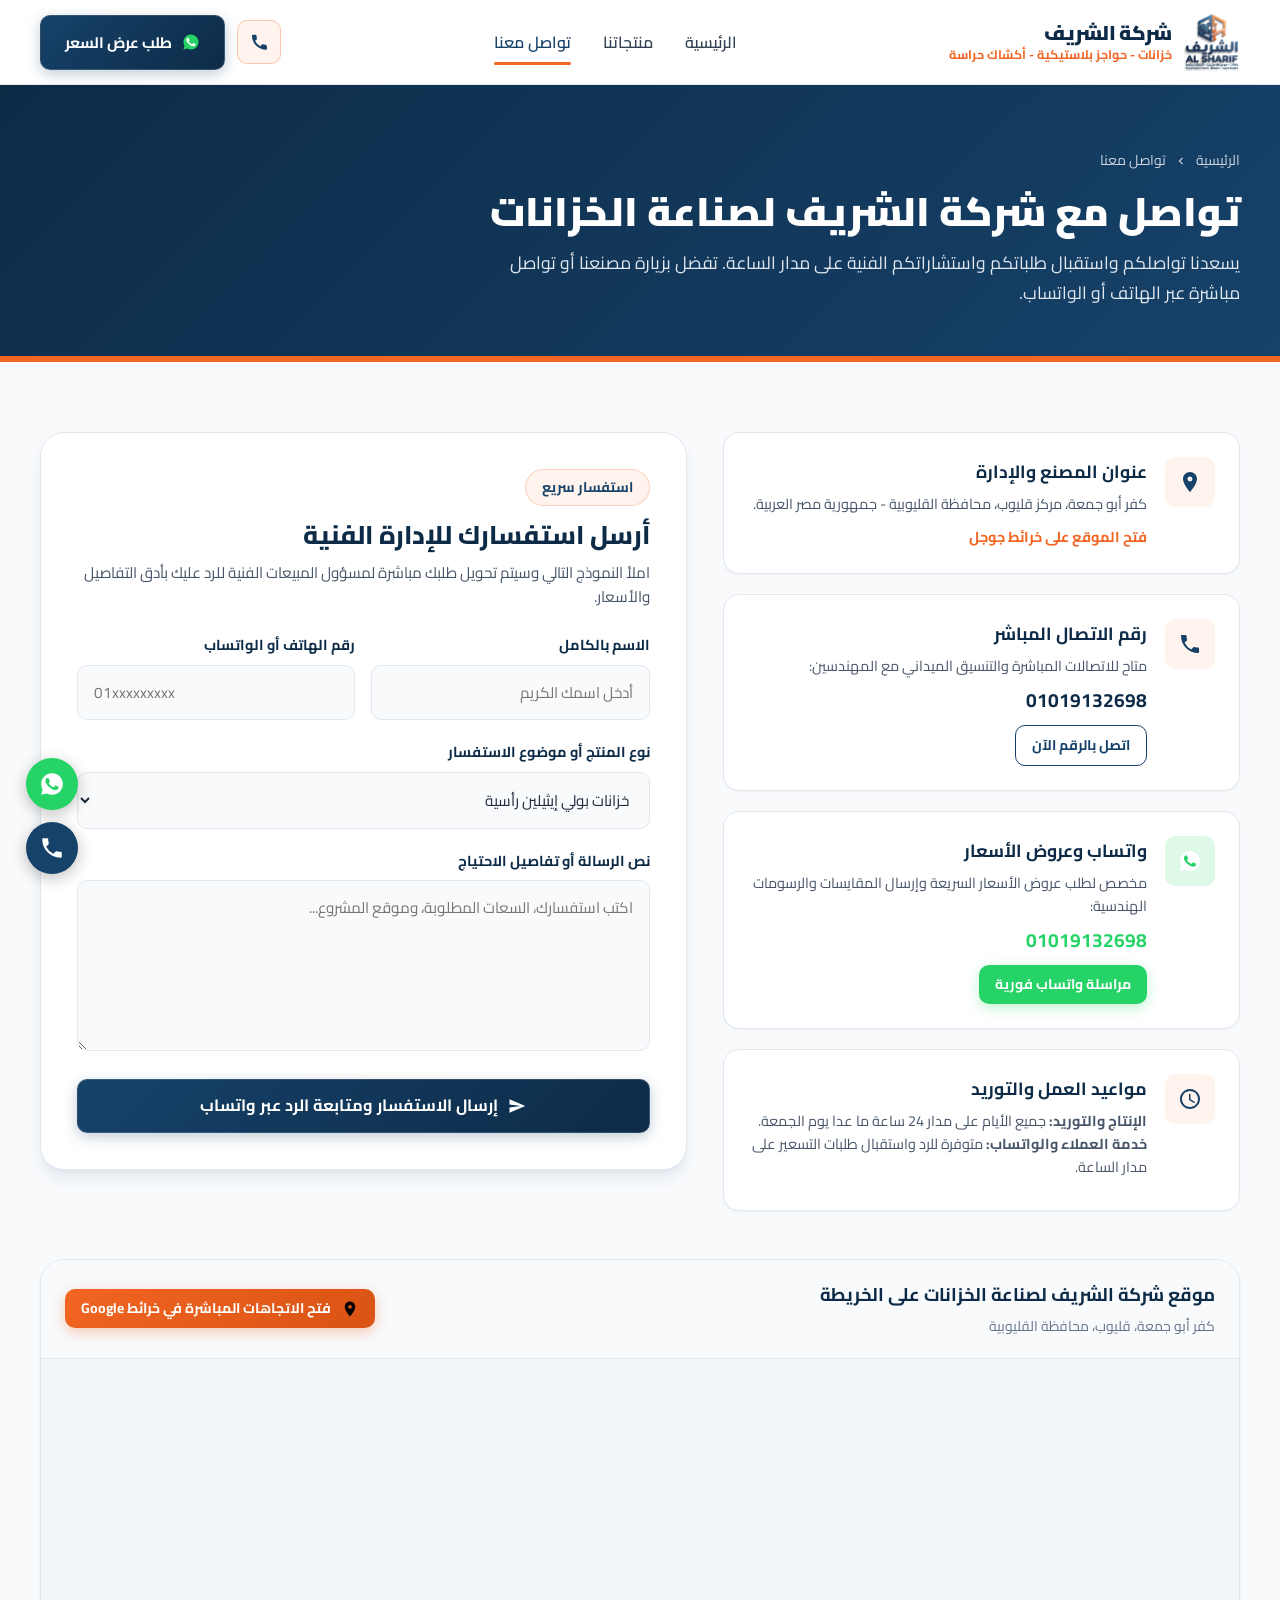
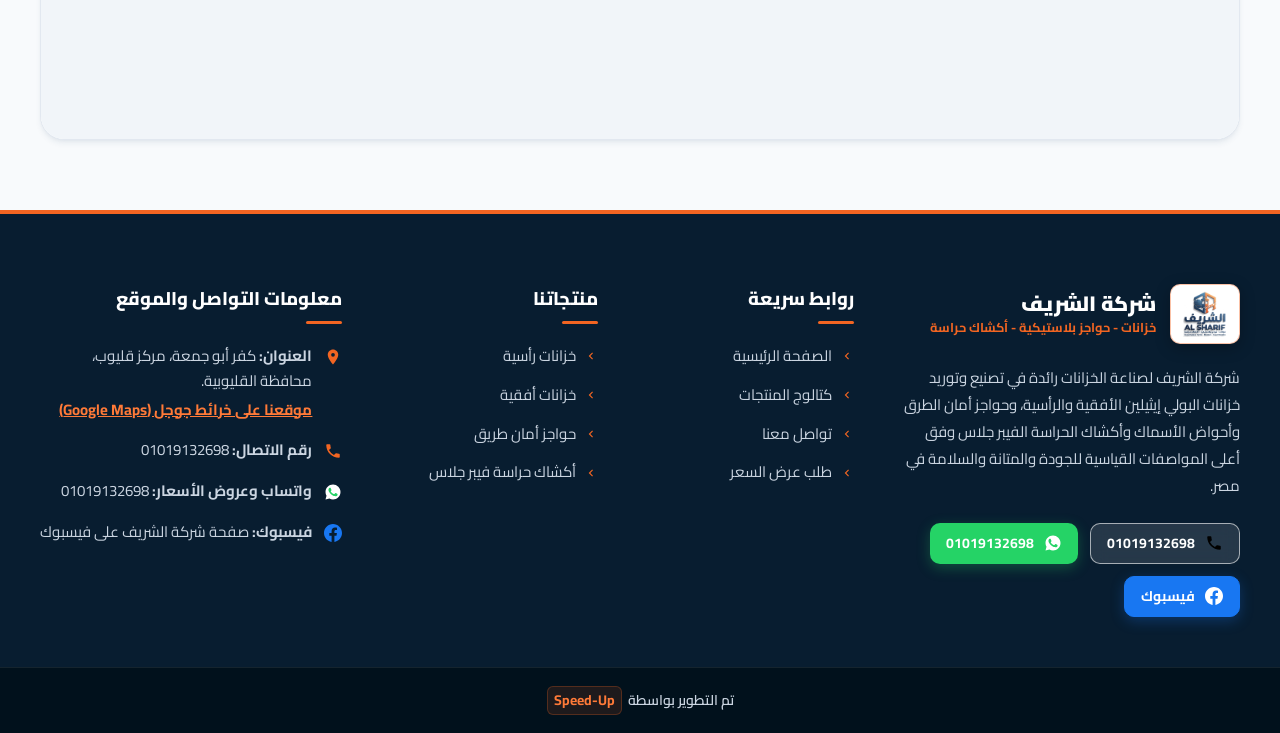
<file: contact.html>
<!DOCTYPE html>
<html lang="ar" dir="rtl">
<head>
  <meta charset="UTF-8">
  <meta name="viewport" content="width=device-width, initial-scale=1.0">
  <meta http-equiv="X-UA-Compatible" content="ie=edge">
  
  <!-- Primary Meta Tags -->
  <title>تواصل معنا | شركة الشريف لصناعة الخزانات وحواجز الأمان</title>
  <meta name="title" content="تواصل معنا | شركة الشريف لصناعة الخزانات وحواجز الأمان">
  <meta name="description" content="تواصل مع مصنع شركة الشريف لصناعة الخزانات وحواجز الأمان وأكشاك الحراسة في كفر أبو جمعة، مركز قليوب، محافظة القليوبية. هاتف: 01019132698، واتساب: 01019132698. استشارات فنية وعروض أسعار فورية.">
  <!-- Geo-Targeting & Local SEO -->
  <meta name="geo.region" content="EG-KB">
  <meta name="geo.placename" content="Qalyoub, Qalyubia, Egypt">
  <meta name="geo.position" content="30.1792;31.2056">
  <meta name="ICBM" content="30.1792, 31.2056">
  <link rel="canonical" href="https://al-shariftanks.com/contact.html">
  <meta name="keywords" content="شركة الشريف للخزانات, مصنع خزانات بولي ايثيلين, خزانات مياه الشرب مصر, اسعار خزانات المياه, خزان راسي, خزان افقي, حواجز امن الطرق, حواجز نيوجيرسي بلاستيك, اكشاك حراسة فيبر جلاس, كشك امن وحراسة, كشك حمام متنقل, دورات مياه متنقلة, احواض استزراع سمكي, كفر ابو جمعة, قليوب, القليوبية">
  
  <meta name="author" content="شركة الشريف لصناعة الخزانات وحواجز الأمان">
  <meta name="publisher" content="شركة الشريف لصناعة الخزانات">
  <meta name="robots" content="index, follow, max-snippet:-1, max-image-preview:large, max-video-preview:-1">
  <meta name="theme-color" content="#0D2B47">
  

  <!-- Open Graph / Facebook -->
  <meta property="og:type" content="website">
  <meta property="og:locale" content="ar_EG">
  <meta property="og:site_name" content="شركة الشريف لصناعة الخزانات وحواجز الأمان">
  <meta property="og:title" content="تواصل معنا | شركة الشريف لصناعة الخزانات وحواجز الأمان">
  <meta property="og:description" content="أرقام هواتف، واتساب، وموقع مصنع شركة الشريف لصناعة الخزانات في قليوب - القليوبية. عروض أسعار ودعم فني على مدار 24 ساعة.">
  <meta property="og:image" content="assets/images/logo-solid.webp">
  <meta property="og:url" content="https://al-shariftanks.com/contact.html">

  <!-- Twitter Cards -->
  <meta name="twitter:card" content="summary_large_image">
  <meta name="twitter:title" content="تواصل معنا | شركة الشريف لصناعة الخزانات وحواجز الأمان">
  <meta name="twitter:description" content="أرقام هواتف وخرائط موقع مصنع شركة الشريف لصناعة الخزانات وحواجز الطرق في قليوب.">
  <meta name="twitter:image" content="assets/images/logo-solid.webp">

  <!-- Favicon -->
  <link rel="icon" type="image/webp" href="assets/images/favicon.webp">

  <!-- Stylesheet -->
  <link rel="stylesheet" href="assets/css/style.css">

  <!-- Schema.org JSON-LD Structured Data for Contact Page -->
  <script type="application/ld+json">
  {
    "@context": "https://schema.org",
    "@type": "ContactPage",
    "name": "صفحة التواصل مع شركة الشريف لصناعة الخزانات وحواجز الأمان",
    "description": "بيانات الاتصال وموقع مصنع شركة الشريف لصناعة الخزانات وحواجز الأمان في كفر أبو جمعة، قليوب، القليوبية.",
    "url": "contact.html",
    "mainEntity": {
      "@type": ["LocalBusiness", "Manufacturer"],
      "name": "شركة الشريف لصناعة الخزانات وحواجز الأمان",
      "alternateName": "شركة الشريف للخزانات",
      "telephone": "+201019132698",
      "email": "info@al-shariftanks.com",
      "image": "assets/images/logo-solid.webp",
      "logo": "assets/images/logo.webp",
      "address": {
        "@type": "PostalAddress",
        "streetAddress": "كفر أبو جمعة",
        "addressLocality": "مركز قليوب",
        "addressRegion": "محافظة القليوبية",
        "addressCountry": "EG"
      },
      "geo": {
        "@type": "GeoCoordinates",
        "latitude": 30.1792,
        "longitude": 31.2056
      },
      "hasMap": "https://maps.app.goo.gl/1Jkf1cG24rUDedsL8",
      "openingHoursSpecification": [
        {
          "@type": "OpeningHoursSpecification",
          "dayOfWeek": [
            "Saturday",
            "Sunday",
            "Monday",
            "Tuesday",
            "Wednesday",
            "Thursday"
          ],
          "opens": "00:00",
          "closes": "23:59"
        }
      ],
      "sameAs": [
        "https://www.facebook.com/profile.php?id=61595841629500"
      ]
    }
  }
  </script>
</head>
<body>

  <!-- Main Navbar -->
  <header class="navbar-main">
    <div class="container navbar-inner">
      <a href="index.html" class="brand-logo-link" aria-label="شركة الشريف للخزانات وحواجز الأمان">
        <img src="assets/images/logo.webp" alt="شعار شركة الشريف" class="brand-logo-img" width="180" height="60">
        <div class="brand-logo-text">
          <span class="brand-text-title">شركة الشريف</span>
          <span class="brand-text-sub">خزانات - حواجز بلاستيكية - أكشاك حراسة</span>
        </div>
      </a>

      <!-- Desktop Nav -->
      <nav aria-label="القائمة الرئيسية">
        <ul class="nav-links">
          <li><a href="index.html" class="nav-link">الرئيسية</a></li>
          <li><a href="products.html" class="nav-link">منتجاتنا</a></li>
          <li><a href="contact.html" class="nav-link active">تواصل معنا</a></li>
        </ul>
      </nav>

      <!-- Nav Actions -->
      <div class="nav-actions">
        <a href="tel:01019132698" class="btn-phone-quick" title="اتصل بنا: 01019132698" aria-label="الاتصال بالهاتف">
          <svg viewBox="0 0 24 24"><path d="M20.01 15.38c-1.23 0-2.42-.2-3.53-.56a.977.977 0 00-1.01.24l-1.57 1.97c-2.83-1.44-5.15-3.75-6.59-6.59l1.97-1.57c.28-.28.36-.67.25-1.02A11.36 11.36 0 019 4.29c0-.56-.45-1-1-1H4.5c-.55 0-1 .45-1 1 0 9.39 7.61 17 17 17 .55 0 1-.45 1-1v-3.5c0-.55-.45-1-.99-.91z"/></svg>
        </a>
        <button type="button" class="btn btn-primary js-open-quote-modal" data-product="طلب عام">
          <svg viewBox="0 0 24 24" width="22" height="22" aria-hidden="true" style="flex-shrink:0;">
            <path fill="#25D366" d="M12.012 2c-5.506 0-9.989 4.478-9.99 9.984a9.964 9.964 0 0 0 1.333 4.993L2 22l5.233-1.237a9.994 9.994 0 0 0 4.779 1.217h.004c5.505 0 9.988-4.478 9.989-9.984 0-2.669-1.037-5.176-2.925-7.064A9.923 9.923 0 0 0 12.012 2z"/>
            <path fill="#FFFFFF" d="M17.472 14.382c-.301-.15-1.767-.867-2.04-.966-.271-.101-.469-.15-.668.149-.198.299-.769.967-.941 1.166-.171.199-.343.224-.644.075-.3-.15-1.264-.462-2.408-1.475-.891-.788-1.493-1.762-1.665-2.06-.172-.299-.018-.46.131-.608.136-.135.301-.35.451-.524.151-.175.201-.299.301-.498.1-.2.051-.374-.025-.523-.076-.15-.671-1.62-.92-2.217-.243-.582-.49-.503-.673-.512-.174-.009-.373-.01-.572-.01-.2 0-.523.075-.797.373s-1.045 1.021-1.045 2.49 1.07 2.888 1.22 3.088c.15.199 2.107 3.215 5.103 4.512.713.308 1.27.492 1.704.629.716.228 1.368.196 1.882.119.574-.086 1.767-.723 2.016-1.42.249-.697.249-1.295.174-1.42-.074-.124-.273-.199-.573-.348z"/>
          </svg>
          <span>طلب عرض السعر</span>
        </button>
      </div>

      <!-- Mobile Call Link -->
      <a href="tel:01019132698" class="mobile-header-call" title="اتصل بنا: 01019132698" aria-label="اتصل بنا 01019132698">
        <svg viewBox="0 0 24 24" width="15" height="15" aria-hidden="true">
          <path fill="currentColor" d="M20.01 15.38c-1.23 0-2.42-.2-3.53-.56a.977.977 0 00-1.01.24l-1.57 1.97c-2.83-1.44-5.15-3.75-6.59-6.59l1.97-1.57c.28-.28.36-.67.25-1.02A11.36 11.36 0 019 4.29c0-.56-.45-1-1-1H4.5c-.55 0-1 .45-1 1 0 9.39 7.61 17 17 17 .55 0 1-.45 1-1v-3.5c0-.55-.45-1-.99-.91z"/>
        </svg>
        <span>01019132698</span>
      </a>

      <!-- Mobile Nav Toggle -->
      <button type="button" class="mobile-nav-toggle" id="mobileNavToggle" aria-label="فتح القائمة">
        <span></span>
        <span></span>
        <span></span>
      </button>
    </div>
  </header>

  <!-- Mobile Drawer -->
  <div class="mobile-drawer-overlay" id="drawerOverlay"></div>
  <aside class="mobile-drawer" id="mobileDrawer">
    <div class="drawer-header">
      <div class="drawer-brand">
        <img src="assets/images/logo.webp" alt="شركة الشريف" style="height: 48px; width: auto;">
        <div class="brand-logo-text">
          <span class="brand-text-title">شركة الشريف</span>
          <span class="brand-text-sub">خزانات - حواجز بلاستيكية - أكشاك حراسة</span>
        </div>
      </div>
      <button type="button" class="drawer-close" id="drawerClose" aria-label="إغلاق القائمة">
        <svg viewBox="0 0 24 24"><path d="M19 6.41L17.59 5 12 10.59 6.41 5 5 6.41 10.59 12 5 17.59 6.41 19 12 13.41 17.59 19 19 17.59 13.41 12z"/></svg>
      </button>
    </div>
    <ul class="drawer-links">
      <li><a href="index.html" class="drawer-link">الرئيسية</a></li>
      <li><a href="products.html" class="drawer-link">منتجاتنا</a></li>
      <li><a href="contact.html" class="drawer-link active">تواصل معنا</a></li>
    </ul>
    <div class="drawer-actions">
      <a href="tel:01019132698" class="btn btn-outline-navy" style="width: 100%;">
        <svg viewBox="0 0 24 24"><path d="M6.62 10.79a15.053 15.053 0 006.59 6.59l2.2-2.2c.27-.27.67-.36 1.02-.24 1.12.37 2.33.57 3.57.57.55 0 1 .45 1 1V20c0 .55-.45 1-1 1-9.39 0-17-7.61-17-17 0-.55.45-1 1-1h3.5c.55 0 1 .45 1 1 0 1.25.2 2.45.57 3.57.11.35.03.74-.25 1.02l-2.2 2.2z"/></svg>
        <span>اتصل بنا: 01019132698</span>
      </a>
      <button type="button" class="btn btn-accent js-open-quote-modal" style="width: 100%;">
        <svg viewBox="0 0 24 24" width="22" height="22" aria-hidden="true" style="flex-shrink:0;"><path fill="#25D366" d="M12.012 2c-5.506 0-9.989 4.478-9.99 9.984a9.964 9.964 0 0 0 1.333 4.993L2 22l5.233-1.237a9.994 9.994 0 0 0 4.779 1.217h.004c5.505 0 9.988-4.478 9.989-9.984 0-2.669-1.037-5.176-2.925-7.064A9.923 9.923 0 0 0 12.012 2z"/><path fill="#FFFFFF" d="M17.472 14.382c-.301-.15-1.767-.867-2.04-.966-.271-.101-.469-.15-.668.149-.198.299-.769.967-.941 1.166-.171.199-.343.224-.644.075-.3-.15-1.264-.462-2.408-1.475-.891-.788-1.493-1.762-1.665-2.06-.172-.299-.018-.46.131-.608.136-.135.301-.35.451-.524.151-.175.201-.299.301-.498.1-.2.051-.374-.025-.523-.076-.15-.671-1.62-.92-2.217-.243-.582-.49-.503-.673-.512-.174-.009-.373-.01-.572-.01-.2 0-.523.075-.797.373s-1.045 1.021-1.045 2.49 1.07 2.888 1.22 3.088c.15.199 2.107 3.215 5.103 4.512.713.308 1.27.492 1.704.629.716.228 1.368.196 1.882.119.574-.086 1.767-.723 2.016-1.42.249-.697.249-1.295.174-1.42-.074-.124-.273-.199-.573-.348z"/></svg>
        <span>طلب عرض السعر</span>
      </button>
    </div>
  </aside>

  <main>
    <!-- Page Header Banner -->
    <section class="page-header-banner">
      <div class="container">
        <div class="breadcrumbs">
          <a href="index.html">الرئيسية</a>
          <svg viewBox="0 0 24 24"><path d="M15.41 7.41L10.83 12l4.58 4.59L14 18l-6-6 6-6 1.41 1.41z"/></svg>
          <span>تواصل معنا</span>
        </div>
        <h1 class="page-header-title">تواصل مع شركة الشريف لصناعة الخزانات</h1>
        <p class="page-header-desc">
          يسعدنا تواصلكم واستقبال طلباتكم واستشاراتكم الفنية على مدار الساعة. تفضل بزيارة مصنعنا أو تواصل مباشرة عبر الهاتف أو الواتساب.
        </p>
      </div>
    </section>

    <!-- Main Contact Section -->
    <section class="contact-section">
      <div class="container">
        <div class="contact-layout-grid">

          <!-- Left Column: Contact Cards -->
          <div class="contact-cards-col">

            <!-- Card 1: Factory Location -->
            <div class="contact-info-card">
              <div class="contact-card-icon">
                <svg viewBox="0 0 24 24"><path d="M12 2C8.13 2 5 5.13 5 9c0 5.25 7 13 7 13s7-7.75 7-13c0-3.87-3.13-7-7-7zm0 9.5a2.5 2.5 0 010-5 2.5 2.5 0 010 5z"/></svg>
              </div>
              <div class="contact-card-body">
                <h3>عنوان المصنع والإدارة</h3>
                <p>كفر أبو جمعة، مركز قليوب، محافظة القليوبية - جمهورية مصر العربية.</p>
                <a href="https://maps.app.goo.gl/1Jkf1cG24rUDedsL8" target="_blank" rel="noopener noreferrer" class="contact-card-link">
                  <span>فتح الموقع على خرائط جوجل</span>
                  <svg viewBox="0 0 24 24"><path d="M14 5l7 7m0 0l-7 7m7-7H3"/></svg>
                </a>
              </div>
            </div>

            <!-- Card 2: Phone Call -->
            <div class="contact-info-card">
              <div class="contact-card-icon">
                <svg viewBox="0 0 24 24"><path d="M6.62 10.79a15.053 15.053 0 006.59 6.59l2.2-2.2c.27-.27.67-.36 1.02-.24 1.12.37 2.33.57 3.57.57.55 0 1 .45 1 1V20c0 .55-.45 1-1 1-9.39 0-17-7.61-17-17 0-.55.45-1 1-1h3.5c.55 0 1 .45 1 1 0 1.25.2 2.45.57 3.57.11.35.03.74-.25 1.02l-2.2 2.2z"/></svg>
              </div>
              <div class="contact-card-body">
                <h3>رقم الاتصال المباشر</h3>
                <p>متاح للاتصالات المباشرة والتنسيق الميداني مع المهندسين:</p>
                <div style="margin-bottom: 8px;">
                  <strong style="font-size: 1.2rem; color: var(--brand-navy-dark); direction: ltr; display: inline-block;">01019132698</strong>
                </div>
                <a href="tel:01019132698" class="btn btn-outline-navy btn-sm" style="display: inline-flex;">
                  <span>اتصل بالرقم الآن</span>
                </a>
              </div>
            </div>

            <!-- Card 3: WhatsApp & Quotes -->
            <div class="contact-info-card">
              <div class="contact-card-icon" style="background: rgba(37, 211, 102, 0.15); color: #25D366;">
                <svg viewBox="0 0 24 24" width="22" height="22" aria-hidden="true" style="flex-shrink:0;">
  <path fill="#FFFFFF" d="M12.012 2c-5.506 0-9.989 4.478-9.99 9.984a9.964 9.964 0 0 0 1.333 4.993L2 22l5.233-1.237a9.994 9.994 0 0 0 4.779 1.217h.004c5.505 0 9.988-4.478 9.989-9.984 0-2.669-1.037-5.176-2.925-7.064A9.923 9.923 0 0 0 12.012 2z"/>
  <path fill="#25D366" d="M17.472 14.382c-.301-.15-1.767-.867-2.04-.966-.271-.101-.469-.15-.668.149-.198.299-.769.967-.941 1.166-.171.199-.343.224-.644.075-.3-.15-1.264-.462-2.408-1.475-.891-.788-1.493-1.762-1.665-2.06-.172-.299-.018-.46.131-.608.136-.135.301-.35.451-.524.151-.175.201-.299.301-.498.1-.2.051-.374-.025-.523-.076-.15-.671-1.62-.92-2.217-.243-.582-.49-.503-.673-.512-.174-.009-.373-.01-.572-.01-.2 0-.523.075-.797.373s-1.045 1.021-1.045 2.49 1.07 2.888 1.22 3.088c.15.199 2.107 3.215 5.103 4.512.713.308 1.27.492 1.704.629.716.228 1.368.196 1.882.119.574-.086 1.767-.723 2.016-1.42.249-.697.249-1.295.174-1.42-.074-.124-.273-.199-.573-.348z"/>
</svg>
              </div>
              <div class="contact-card-body">
                <h3>واتساب وعروض الأسعار</h3>
                <p>مخصص لطلب عروض الأسعار السريعة وإرسال المقايسات والرسومات الهندسية:</p>
                <div style="margin-bottom: 8px;">
                  <strong style="font-size: 1.2rem; color: #25D366; direction: ltr; display: inline-block;">01019132698</strong>
                </div>
                <a href="https://wa.me/201019132698" target="_blank" rel="noopener noreferrer" class="btn btn-whatsapp btn-sm" style="display: inline-flex;">
                  <span>مراسلة واتساب فورية</span>
                </a>
              </div>
            </div>

            <!-- Card 4: Working Hours -->
            <div class="contact-info-card">
              <div class="contact-card-icon">
                <svg viewBox="0 0 24 24"><path d="M11.99 2C6.47 2 2 6.48 2 12s4.47 10 9.99 10C17.52 22 22 17.52 22 12S17.52 2 11.99 2zM12 20c-4.42 0-8-3.58-8-8s3.58-8 8-8 8 3.58 8 8-3.58 8-8 8zm.5-13H11v6l5.25 3.15.75-1.23-4.5-2.67z"/></svg>
              </div>
              <div class="contact-card-body">
                <h3>مواعيد العمل والتوريد</h3>
                <p>
                  <strong>الإنتاج والتوريد:</strong> جميع الأيام على مدار 24 ساعة ما عدا يوم الجمعة.<br>
                  <strong>خدمة العملاء والواتساب:</strong> متوفرة للرد واستقبال طلبات التسعير على مدار الساعة.
                </p>
              </div>
            </div>

          </div>

          <!-- Right Column: Interactive Contact Form -->
          <div class="contact-form-box">
            <div style="margin-bottom: 24px;">
              <div class="section-tag">استفسار سريع</div>
              <h2 class="contact-form-title">أرسل استفسارك للإدارة الفنية</h2>
              <p class="contact-form-subtitle">
                املأ النموذج التالي وسيتم تحويل طلبك مباشرة لمسؤول المبيعات الفنية للرد عليك بأدق التفاصيل والأسعار.
              </p>
            </div>

            <form id="contactPageForm">
              <div class="form-row-grid">
                <div class="form-group">
                  <label for="contactName" class="form-label">الاسم بالكامل</label>
                  <input type="text" id="contactName" class="form-control" placeholder="أدخل اسمك الكريم" required>
                </div>
                <div class="form-group">
                  <label for="contactPhone" class="form-label">رقم الهاتف أو الواتساب</label>
                  <input type="tel" id="contactPhone" class="form-control" placeholder="01xxxxxxxxx" required>
                </div>
              </div>

              <div class="form-group">
                <label for="contactSubject" class="form-label">نوع المنتج أو موضوع الاستفسار</label>
                <select id="contactSubject" class="form-control" required>
                  <option value="طلب عرض سعر خزانات رأسية">خزانات بولي إيثيلين رأسية</option>
                  <option value="طلب عرض سعر خزانات أفقية">خزانات بولي إيثيلين أفقية</option>
                  <option value="طلب عرض سعر حواجز أمان">حواجز أمان طريق بولي إيثيلين</option>
                  <option value="طلب عرض سعر أحواض استزراع سمكي">أحواض استزراع وتربية أسماك</option>
                  <option value="استشارة هندسية ومواصفات خاصة">استشارة هندسية ومواصفات خاصة</option>
                  <option value="موزع معتمد أو كميات مشاريع">موزع معتمد أو طلبيات مشاريع كبرى</option>
                </select>
              </div>

              <div class="form-group">
                <label for="contactMessage" class="form-label">نص الرسالة أو تفاصيل الاحتياج</label>
                <textarea id="contactMessage" class="form-control" rows="5" placeholder="اكتب استفسارك، السعات المطلوبة، وموقع المشروع..." required></textarea>
              </div>

              <button type="submit" class="btn btn-primary btn-submit-contact">
                <svg viewBox="0 0 24 24" width="20" height="20" aria-hidden="true" style="flex-shrink:0;"><path fill="currentColor" d="M2.01 21L23 12 2.01 3 2 10l15 2-15 2z"/></svg>
                <span>إرسال الاستفسار ومتابعة الرد عبر واتساب</span>
              </button>
            </form>
          </div>

        </div>

        <!-- Google Maps Location Wrapper -->
        <div class="map-embed-wrapper">
          <div class="map-embed-header">
            <div>
              <h3>موقع شركة الشريف لصناعة الخزانات على الخريطة</h3>
              <p style="color: var(--color-slate-500); font-size: 0.875rem; margin-top: 4px;">كفر أبو جمعة، قليوب، محافظة القليوبية</p>
            </div>
            <a href="https://maps.app.goo.gl/1Jkf1cG24rUDedsL8" target="_blank" rel="noopener noreferrer" class="btn btn-accent btn-sm">
              <svg viewBox="0 0 24 24"><path d="M12 2C8.13 2 5 5.13 5 9c0 5.25 7 13 7 13s7-7.75 7-13c0-3.87-3.13-7-7-7zm0 9.5a2.5 2.5 0 010-5 2.5 2.5 0 010 5z"/></svg>
              <span>فتح الاتجاهات المباشرة في خرائط Google</span>
            </a>
          </div>
          <div class="map-iframe-container">
            <iframe 
              src="https://www.google.com/maps/embed?pb=!1m18!1m12!1m3!1d110403.49969248446!2d31.14441065!3d30.17757915!2m3!1f0!2f0!3f0!3m2!1i1024!2i768!4f13.1!3m3!1m2!1s0x14586c0717bb5d11%3A0xc47e3a96cb4d1c1a!2z2YLYhNmK2YjYqdiMINin2YTZgtmE2YrZiNio2YrYqQ!5e0!3m2!1sar!2seg!4v1710000000000!5m2!1sar!2seg" 
              title="موقع شركة الشريف للخزانات" 
              loading="lazy" 
              referrerpolicy="no-referrer-when-downgrade">
            </iframe>
          </div>
        </div>

      </div>
    </section>
  </main>

  <!-- Main Footer -->
  <footer class="footer-main">
    <div class="container">
      <div class="footer-grid">

        <!-- Col 1: About & Logo -->
        <div class="footer-col-about">
          <a href="index.html" class="footer-brand-link" aria-label="شركة الشريف للخزانات وحواجز الأمان">
            <img src="assets/images/logo.webp" alt="شركة الشريف لصناعة الخزانات" class="footer-logo" width="200" height="60">
            <div class="footer-brand-text">
              <span class="footer-brand-title">شركة الشريف</span>
              <span class="footer-brand-sub">خزانات - حواجز بلاستيكية - أكشاك حراسة</span>
            </div>
          </a>
          <p class="footer-about-text">
            شركة الشريف لصناعة الخزانات رائدة في تصنيع وتوريد خزانات البولي إيثيلين الأفقية والرأسية، وحواجز أمان الطرق وأحواض الأسماك وأكشاك الحراسة الفيبر جلاس وفق أعلى المواصفات القياسية للجودة والمتانة والسلامة في مصر.
          </p>
          <div class="footer-direct-actions">
            <a href="tel:01019132698" class="btn btn-outline-white btn-sm" title="اتصال هاتفي">
              <svg viewBox="0 0 24 24"><path d="M6.62 10.79a15.053 15.053 0 006.59 6.59l2.2-2.2c.27-.27.67-.36 1.02-.24 1.12.37 2.33.57 3.57.57.55 0 1 .45 1 1V20c0 .55-.45 1-1 1-9.39 0-17-7.61-17-17 0-.55.45-1 1-1h3.5c.55 0 1 .45 1 1 0 1.25.2 2.45.57 3.57.11.35.03.74-.25 1.02l-2.2 2.2z"/></svg>
              <span>01019132698</span>
            </a>
            <a href="https://wa.me/201019132698" target="_blank" rel="noopener noreferrer" class="btn btn-whatsapp btn-sm" title="واتساب">
              <svg viewBox="0 0 24 24" width="22" height="22" aria-hidden="true" style="flex-shrink:0;">
  <path fill="#FFFFFF" d="M12.012 2c-5.506 0-9.989 4.478-9.99 9.984a9.964 9.964 0 0 0 1.333 4.993L2 22l5.233-1.237a9.994 9.994 0 0 0 4.779 1.217h.004c5.505 0 9.988-4.478 9.989-9.984 0-2.669-1.037-5.176-2.925-7.064A9.923 9.923 0 0 0 12.012 2z"/>
  <path fill="#25D366" d="M17.472 14.382c-.301-.15-1.767-.867-2.04-.966-.271-.101-.469-.15-.668.149-.198.299-.769.967-.941 1.166-.171.199-.343.224-.644.075-.3-.15-1.264-.462-2.408-1.475-.891-.788-1.493-1.762-1.665-2.06-.172-.299-.018-.46.131-.608.136-.135.301-.35.451-.524.151-.175.201-.299.301-.498.1-.2.051-.374-.025-.523-.076-.15-.671-1.62-.92-2.217-.243-.582-.49-.503-.673-.512-.174-.009-.373-.01-.572-.01-.2 0-.523.075-.797.373s-1.045 1.021-1.045 2.49 1.07 2.888 1.22 3.088c.15.199 2.107 3.215 5.103 4.512.713.308 1.27.492 1.704.629.716.228 1.368.196 1.882.119.574-.086 1.767-.723 2.016-1.42.249-.697.249-1.295.174-1.42-.074-.124-.273-.199-.573-.348z"/>
</svg>
              <span>01019132698</span>
            </a>
            <a href="https://www.facebook.com/profile.php?id=61595841629500" target="_blank" rel="noopener noreferrer" class="btn btn-facebook btn-sm" title="صفحتنا على فيسبوك">
              <svg viewBox="0 0 24 24" width="18" height="18" aria-hidden="true" style="flex-shrink:0;">
                <path fill="currentColor" d="M24 12.073c0-6.627-5.373-12-12-12s-12 5.373-12 12c0 5.99 4.388 10.954 10.125 11.854v-8.385H7.078v-3.47h3.047V9.43c0-3.007 1.792-4.669 4.533-4.669 1.312 0 2.686.235 2.686.235v2.953H15.83c-1.491 0-1.956.925-1.956 1.874v2.25h3.328l-.532 3.47h-2.796v8.385C19.612 23.027 24 18.062 24 12.073z"/>
              </svg>
              <span>فيسبوك</span>
            </a>
          </div>
        </div>

        <!-- Col 2: Quick Links -->
        <div>
          <h4 class="footer-title">روابط سريعة</h4>
          <ul class="footer-links-list">
            <li><a href="index.html"><svg viewBox="0 0 24 24"><path d="M15.41 7.41L10.83 12l4.58 4.59L14 18l-6-6 6-6 1.41 1.41z"/></svg><span>الصفحة الرئيسية</span></a></li>
            <li><a href="products.html"><svg viewBox="0 0 24 24"><path d="M15.41 7.41L10.83 12l4.58 4.59L14 18l-6-6 6-6 1.41 1.41z"/></svg><span>كتالوج المنتجات</span></a></li>
            <li><a href="contact.html"><svg viewBox="0 0 24 24"><path d="M15.41 7.41L10.83 12l4.58 4.59L14 18l-6-6 6-6 1.41 1.41z"/></svg><span>تواصل معنا</span></a></li>
            <li><a href="#" class="js-open-quote-modal"><svg viewBox="0 0 24 24"><path d="M15.41 7.41L10.83 12l4.58 4.59L14 18l-6-6 6-6 1.41 1.41z"/></svg><span>طلب عرض السعر</span></a></li>
          </ul>
        </div>

        <!-- Col 3: Products -->
        <div>
          <h4 class="footer-title">منتجاتنا</h4>
          <ul class="footer-links-list">
            <li><a href="products.html#vertical"><svg viewBox="0 0 24 24"><path d="M15.41 7.41L10.83 12l4.58 4.59L14 18l-6-6 6-6 1.41 1.41z"/></svg><span>خزانات رأسية</span></a></li>
            <li><a href="products.html#horizontal"><svg viewBox="0 0 24 24"><path d="M15.41 7.41L10.83 12l4.58 4.59L14 18l-6-6 6-6 1.41 1.41z"/></svg><span>خزانات أفقية</span></a></li>
            <li><a href="products.html#barriers"><svg viewBox="0 0 24 24"><path d="M15.41 7.41L10.83 12l4.58 4.59L14 18l-6-6 6-6 1.41 1.41z"/></svg><span>حواجز أمان طريق</span></a></li>
            <li><a href="products.html#booths"><svg viewBox="0 0 24 24"><path d="M15.41 7.41L10.83 12l4.58 4.59L14 18l-6-6 6-6 1.41 1.41z"/></svg><span>أكشاك حراسة فيبر جلاس</span></a></li>
          </ul>
        </div>

        <!-- Col 4: Contact Info & Location -->
        <div>
          <h4 class="footer-title">معلومات التواصل والموقع</h4>
          <ul class="footer-contact-items">
            <li class="footer-contact-item">
              <svg viewBox="0 0 24 24"><path d="M12 2C8.13 2 5 5.13 5 9c0 5.25 7 13 7 13s7-7.75 7-13c0-3.87-3.13-7-7-7zm0 9.5a2.5 2.5 0 010-5 2.5 2.5 0 010 5z"/></svg>
              <div>
                <strong>العنوان:</strong> كفر أبو جمعة، مركز قليوب، محافظة القليوبية.
                <div style="margin-top: 4px;">
                  <a href="https://maps.app.goo.gl/1Jkf1cG24rUDedsL8" target="_blank" rel="noopener noreferrer" style="color: var(--brand-cyan-light); font-weight: 700; text-decoration: underline;">
                    موقعنا على خرائط جوجل (Google Maps)
                  </a>
                </div>
              </div>
            </li>
            <li class="footer-contact-item">
              <svg viewBox="0 0 24 24"><path d="M6.62 10.79a15.053 15.053 0 006.59 6.59l2.2-2.2c.27-.27.67-.36 1.02-.24 1.12.37 2.33.57 3.57.57.55 0 1 .45 1 1V20c0 .55-.45 1-1 1-9.39 0-17-7.61-17-17 0-.55.45-1 1-1h3.5c.55 0 1 .45 1 1 0 1.25.2 2.45.57 3.57.11.35.03.74-.25 1.02l-2.2 2.2z"/></svg>
              <div>
                <strong>رقم الاتصال:</strong> <a href="tel:01019132698">01019132698</a>
              </div>
            </li>
            <li class="footer-contact-item">
              <svg viewBox="0 0 24 24" width="22" height="22" aria-hidden="true" style="flex-shrink:0;">
  <path fill="#FFFFFF" d="M12.012 2c-5.506 0-9.989 4.478-9.99 9.984a9.964 9.964 0 0 0 1.333 4.993L2 22l5.233-1.237a9.994 9.994 0 0 0 4.779 1.217h.004c5.505 0 9.988-4.478 9.989-9.984 0-2.669-1.037-5.176-2.925-7.064A9.923 9.923 0 0 0 12.012 2z"/>
  <path fill="#25D366" d="M17.472 14.382c-.301-.15-1.767-.867-2.04-.966-.271-.101-.469-.15-.668.149-.198.299-.769.967-.941 1.166-.171.199-.343.224-.644.075-.3-.15-1.264-.462-2.408-1.475-.891-.788-1.493-1.762-1.665-2.06-.172-.299-.018-.46.131-.608.136-.135.301-.35.451-.524.151-.175.201-.299.301-.498.1-.2.051-.374-.025-.523-.076-.15-.671-1.62-.92-2.217-.243-.582-.49-.503-.673-.512-.174-.009-.373-.01-.572-.01-.2 0-.523.075-.797.373s-1.045 1.021-1.045 2.49 1.07 2.888 1.22 3.088c.15.199 2.107 3.215 5.103 4.512.713.308 1.27.492 1.704.629.716.228 1.368.196 1.882.119.574-.086 1.767-.723 2.016-1.42.249-.697.249-1.295.174-1.42-.074-.124-.273-.199-.573-.348z"/>
</svg>
              <div>
                <strong>واتساب وعروض الأسعار:</strong> <a href="https://wa.me/201019132698" target="_blank" rel="noopener noreferrer">01019132698</a>
              </div>
            </li>
            <li class="footer-contact-item">
              <svg viewBox="0 0 24 24" width="20" height="20" aria-hidden="true" style="flex-shrink:0;">
                <path fill="#1877F2" d="M24 12.073c0-6.627-5.373-12-12-12s-12 5.373-12 12c0 5.99 4.388 10.954 10.125 11.854v-8.385H7.078v-3.47h3.047V9.43c0-3.007 1.792-4.669 4.533-4.669 1.312 0 2.686.235 2.686.235v2.953H15.83c-1.491 0-1.956.925-1.956 1.874v2.25h3.328l-.532 3.47h-2.796v8.385C19.612 23.027 24 18.062 24 12.073z"/>
              </svg>
              <div>
                <strong>فيسبوك:</strong> <a href="https://www.facebook.com/profile.php?id=61595841629500" target="_blank" rel="noopener noreferrer">صفحة شركة الشريف على فيسبوك</a>
              </div>
            </li>
          </ul>
        </div>

      </div>
    </div>

    <!-- Bottom Developer Attribution -->
    <div class="footer-bottom-bar">
      <div class="container footer-bottom-inner">
        <div class="speed-up-attribution">
          <span>تم التطوير بواسطة</span>
          <a href="https://speed-up.tech/" target="_blank" rel="noopener noreferrer" class="speed-up-link" title="Speed-Up Technology">Speed-Up</a>
        </div>
      </div>
    </div>
  </footer>

  <!-- Floating Quick Actions -->
  <div class="floating-actions" aria-label="أزرار التواصل السريع">
    <button type="button" class="floating-btn floating-btn-scrolltop" id="scrollTopBtn" title="العودة لأعلى الصفحة"
      aria-label="العودة لأعلى الصفحة">
      <svg viewBox="0 0 24 24" aria-hidden="true">
        <path d="M12 19V5M5 12l7-7 7 7" />
      </svg>
      <span class="floating-tooltip">العودة للأعلى</span>
    </button>
    <a href="https://wa.me/201019132698" target="_blank" rel="noopener noreferrer" class="floating-btn floating-btn-whatsapp" title="تواصل عبر واتساب: 01019132698" aria-label="مراسلة واتساب">
      <svg viewBox="0 0 24 24" width="22" height="22" aria-hidden="true" style="flex-shrink:0;">
  <path fill="#FFFFFF" d="M12.012 2c-5.506 0-9.989 4.478-9.99 9.984a9.964 9.964 0 0 0 1.333 4.993L2 22l5.233-1.237a9.994 9.994 0 0 0 4.779 1.217h.004c5.505 0 9.988-4.478 9.989-9.984 0-2.669-1.037-5.176-2.925-7.064A9.923 9.923 0 0 0 12.012 2z"/>
  <path fill="#25D366" d="M17.472 14.382c-.301-.15-1.767-.867-2.04-.966-.271-.101-.469-.15-.668.149-.198.299-.769.967-.941 1.166-.171.199-.343.224-.644.075-.3-.15-1.264-.462-2.408-1.475-.891-.788-1.493-1.762-1.665-2.06-.172-.299-.018-.46.131-.608.136-.135.301-.35.451-.524.151-.175.201-.299.301-.498.1-.2.051-.374-.025-.523-.076-.15-.671-1.62-.92-2.217-.243-.582-.49-.503-.673-.512-.174-.009-.373-.01-.572-.01-.2 0-.523.075-.797.373s-1.045 1.021-1.045 2.49 1.07 2.888 1.22 3.088c.15.199 2.107 3.215 5.103 4.512.713.308 1.27.492 1.704.629.716.228 1.368.196 1.882.119.574-.086 1.767-.723 2.016-1.42.249-.697.249-1.295.174-1.42-.074-.124-.273-.199-.573-.348z"/>
</svg>
      <span class="floating-tooltip">طلب سعر عبر واتساب</span>
    </a>
    <a href="tel:01019132698" class="floating-btn floating-btn-phone" title="اتصال مباشر: 01019132698" aria-label="الاتصال بالهاتف">
      <svg viewBox="0 0 24 24"><path d="M6.62 10.79a15.053 15.053 0 006.59 6.59l2.2-2.2c.27-.27.67-.36 1.02-.24 1.12.37 2.33.57 3.57.57.55 0 1 .45 1 1V20c0 .55-.45 1-1 1-9.39 0-17-7.61-17-17 0-.55.45-1 1-1h3.5c.55 0 1 .45 1 1 0 1.25.2 2.45.57 3.57.11.35.03.74-.25 1.02l-2.2 2.2z"/></svg>
      <span class="floating-tooltip">اتصال مباشر</span>
    </a>
  </div>

  <!-- Modal: Quote Request -->
  <div class="modal-backdrop" id="quoteModal" role="dialog" aria-modal="true" aria-labelledby="modalTitle">
    <div class="modal-dialog">
      <div class="modal-header">
        <h3 id="modalTitle">طلب عرض سعر من شركة الشريف</h3>
        <button type="button" class="modal-close-btn js-close-quote-modal" aria-label="إغلاق النافذة">
          <svg viewBox="0 0 24 24"><path d="M19 6.41L17.59 5 12 10.59 6.41 5 5 6.41 10.59 12 5 17.59 6.41 19 12 13.41 17.59 19 19 17.59 13.41 12z"/></svg>
        </button>
      </div>
      <div class="modal-body">
        <form id="quoteRequestForm">
          <div class="form-group">
            <label for="quoteProduct" class="form-label">المنتج المطلوب</label>
                        <select id="quoteProduct" class="form-control" required>
              <option value="" disabled selected>-- اختر المنتج المطلوب --</option>
              <optgroup label="خزانات مياه بولي إيثيلين رأسية">
                <option value="خزان رأسي 500 لتر">خزان رأسي 500 لتر</option>
                <option value="خزان رأسي 1,000 لتر">خزان رأسي 1,000 لتر</option>
                <option value="خزان رأسي 1,500 لتر">خزان رأسي 1,500 لتر</option>
                <option value="خزان رأسي 2,000 لتر">خزان رأسي 2,000 لتر</option>
                <option value="خزان رأسي 3,000 لتر">خزان رأسي 3,000 لتر</option>
                <option value="خزان رأسي 5,000 لتر">خزان رأسي 5,000 لتر</option>
                <option value="خزان رأسي 7,500 لتر">خزان رأسي 7,500 لتر</option>
                <option value="خزان رأسي 10,000 لتر">خزان رأسي 10,000 لتر</option>
                <option value="خزان رأسي 15,000 لتر">خزان رأسي 15,000 لتر</option>
                <option value="خزان رأسي 20,000 لتر">خزان رأسي 20,000 لتر</option>
                <option value="خزان رأسي 30,000 لتر">خزان رأسي 30,000 لتر</option>
                <option value="حوض استزراع وتربية أسماك 1,000 لتر">حوض استزراع وتربية أسماك 1,000 لتر</option>
              </optgroup>
              <optgroup label="خزانات مياه بولي إيثيلين أفقية">
                <option value="خزان أفقي 500 لتر">خزان أفقي 500 لتر</option>
                <option value="خزان أفقي 1,000 لتر">خزان أفقي 1,000 لتر</option>
                <option value="خزان أفقي 2,000 لتر">خزان أفقي 2,000 لتر</option>
                <option value="خزان أفقي 3,000 لتر">خزان أفقي 3,000 لتر</option>
                <option value="خزان أفقي 5,000 لتر">خزان أفقي 5,000 لتر</option>
              </optgroup>
              <optgroup label="حواجز أمان الطرق بولي إيثيلين">
                <option value="حاجز أمان بولي إيثيلين برتقالي مفرد">حاجز أمان بولي إيثيلين برتقالي مفرد</option>
                <option value="حاجز أمان بولي إيثيلين أزرق مفرد">حاجز أمان بولي إيثيلين أزرق مفرد</option>
                <option value="سلسلة حواجز أمان برتقالية متصلة">سلسلة حواجز أمان برتقالية متصلة</option>
                <option value="سلسلة حواجز أمان زرقاء متصلة">سلسلة حواجز أمان زرقاء متصلة</option>
              </optgroup>
              <optgroup label="أكشاك حراسة وأكشاك صحية فيبر جلاس">
                <option value="كشك شواطئ فيبر جلاس دائري مفتوح">كشك شواطئ فيبر جلاس دائري مفتوح (برج إنقاذ)</option>
                <option value="كشك حراسة مربع 105 × 105 سم أورانج">كشك حراسة مربع 105 × 105 سم (أورانج)</option>
                <option value="كشك حراسة دائري كلاسيك قطر 105 سم">كشك حراسة دائري كلاسيك قطر 105 سم</option>
                <option value="كشك حراسة سقف قرميد 150 × 150 سم">كشك حراسة سقف قرميد 150 × 150 سم</option>
                <option value="كشك حراسة سقف قرميد 120 × 120 سم أخضر">كشك حراسة سقف قرميد 120 × 120 سم (أخضر)</option>
                <option value="كشك حمام متنقل فيبر جلاس W.C">كشك حمام متنقل فيبر جلاس W.C (دورة مياه)</option>
                <option value="كشك حراسة أمني فردي سقف مائل 105 × 105 سم">كشك حراسة أمني فردي سقف مائل 105 × 105 سم</option>
                <option value="كشك حراسة مشطوف الزوايا سقف هرمي 120 × 120 سم">كشك حراسة مشطوف الزوايا سقف هرمي 120 × 120 سم</option>
                <option value="كشك حراسة وإدارة بوابات مستطيل 150 × 200 سم">كشك حراسة وإدارة بوابات مستطيل 150 × 200 سم</option>
                <option value="كشك حراسة دائري بانورامي قطر 120 سم">كشك حراسة دائري بانورامي قطر 120 سم</option>
              </optgroup>
              <optgroup label="خيارات أخرى">
                <option value="طلب عام / تصنيع بمواصفات خاصة">طلب عام / تصنيع بمواصفات خاصة</option>
              </optgroup>
            </select>
          </div>

          <div class="form-row-grid">
            <div class="form-group">
              <label for="quoteName" class="form-label">الاسم بالكامل / اسم الشركة</label>
              <input type="text" id="quoteName" class="form-control" placeholder="مثال: م. أحمد مصطفى" required>
            </div>
            <div class="form-group">
              <label for="quotePhone" class="form-label">رقم الهاتف أو الواتساب</label>
              <input type="tel" id="quotePhone" class="form-control" placeholder="01xxxxxxxxx" required>
            </div>
          </div>

          <div class="form-row-grid">
            <div class="form-group">
              <label for="quoteCapacity" class="form-label">السعة المطلوبة أو الكمية</label>
              <input type="text" id="quoteCapacity" class="form-control" placeholder="مثال: 5000 لتر أو عدد 10 حواجز" required>
            </div>
            <div class="form-group">
              <label for="quoteLocation" class="form-label">مكان التوريد</label>
              <input type="text" id="quoteLocation" class="form-control" placeholder="مثال: قليوب / التجمع / العبور" required>
            </div>
          </div>

          <div class="form-group">
            <label for="quoteNotes" class="form-label">ملاحظات أو مواصفات خاصة (اختياري)</label>
            <textarea id="quoteNotes" class="form-control" rows="3" placeholder="أية مواصفات فنية إضافية، نوع السائل، نوع الملحقات المطلوبة..."></textarea>
          </div>

          <button type="submit" class="btn btn-whatsapp btn-quote-submit">
            <svg viewBox="0 0 24 24" width="22" height="22" aria-hidden="true" style="flex-shrink:0;">
  <path fill="#FFFFFF" d="M12.012 2c-5.506 0-9.989 4.478-9.99 9.984a9.964 9.964 0 0 0 1.333 4.993L2 22l5.233-1.237a9.994 9.994 0 0 0 4.779 1.217h.004c5.505 0 9.988-4.478 9.989-9.984 0-2.669-1.037-5.176-2.925-7.064A9.923 9.923 0 0 0 12.012 2z"/>
  <path fill="#25D366" d="M17.472 14.382c-.301-.15-1.767-.867-2.04-.966-.271-.101-.469-.15-.668.149-.198.299-.769.967-.941 1.166-.171.199-.343.224-.644.075-.3-.15-1.264-.462-2.408-1.475-.891-.788-1.493-1.762-1.665-2.06-.172-.299-.018-.46.131-.608.136-.135.301-.35.451-.524.151-.175.201-.299.301-.498.1-.2.051-.374-.025-.523-.076-.15-.671-1.62-.92-2.217-.243-.582-.49-.503-.673-.512-.174-.009-.373-.01-.572-.01-.2 0-.523.075-.797.373s-1.045 1.021-1.045 2.49 1.07 2.888 1.22 3.088c.15.199 2.107 3.215 5.103 4.512.713.308 1.27.492 1.704.629.716.228 1.368.196 1.882.119.574-.086 1.767-.723 2.016-1.42.249-.697.249-1.295.174-1.42-.074-.124-.273-.199-.573-.348z"/>
</svg>
            <span>إرسال طلب التسعير عبر واتساب</span>
          </button>
        </form>
      </div>
    </div>
  </div>

  <script src="assets/js/main.js"></script>
</body>
</html>
</file>
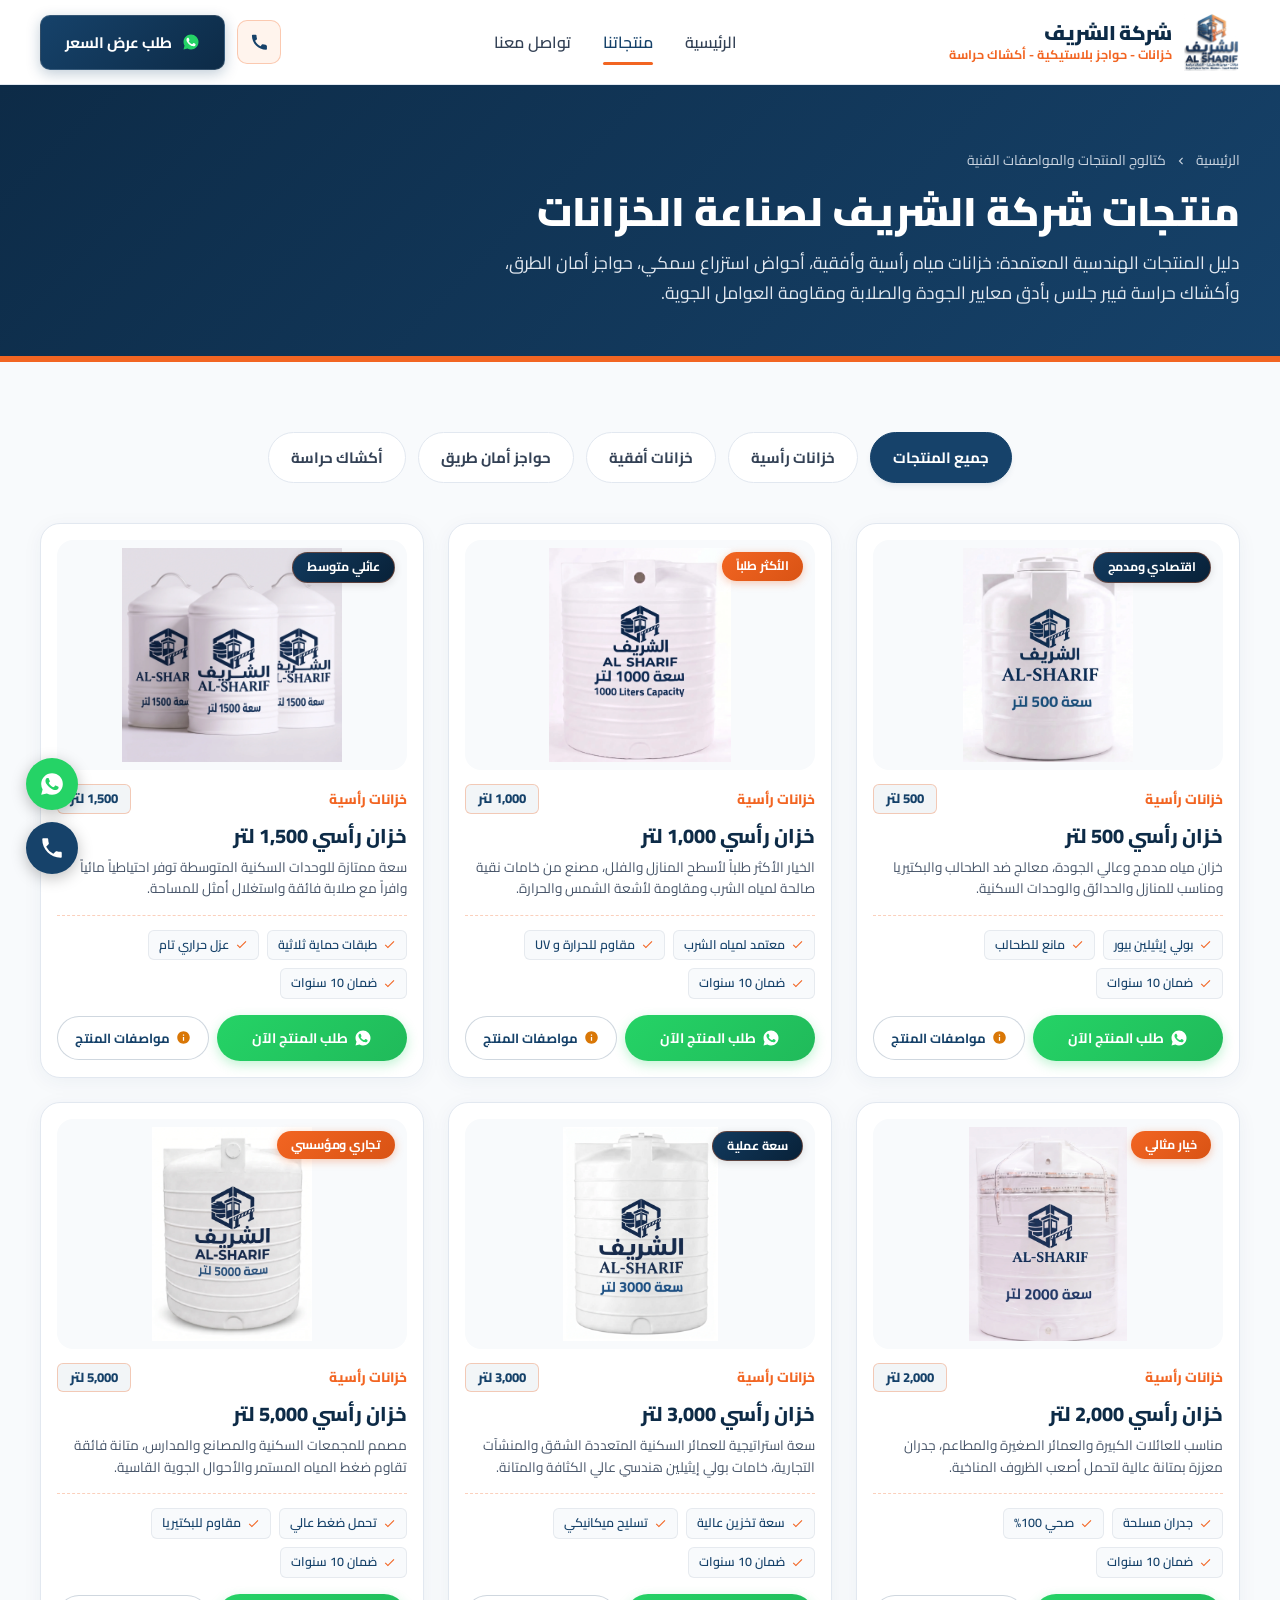
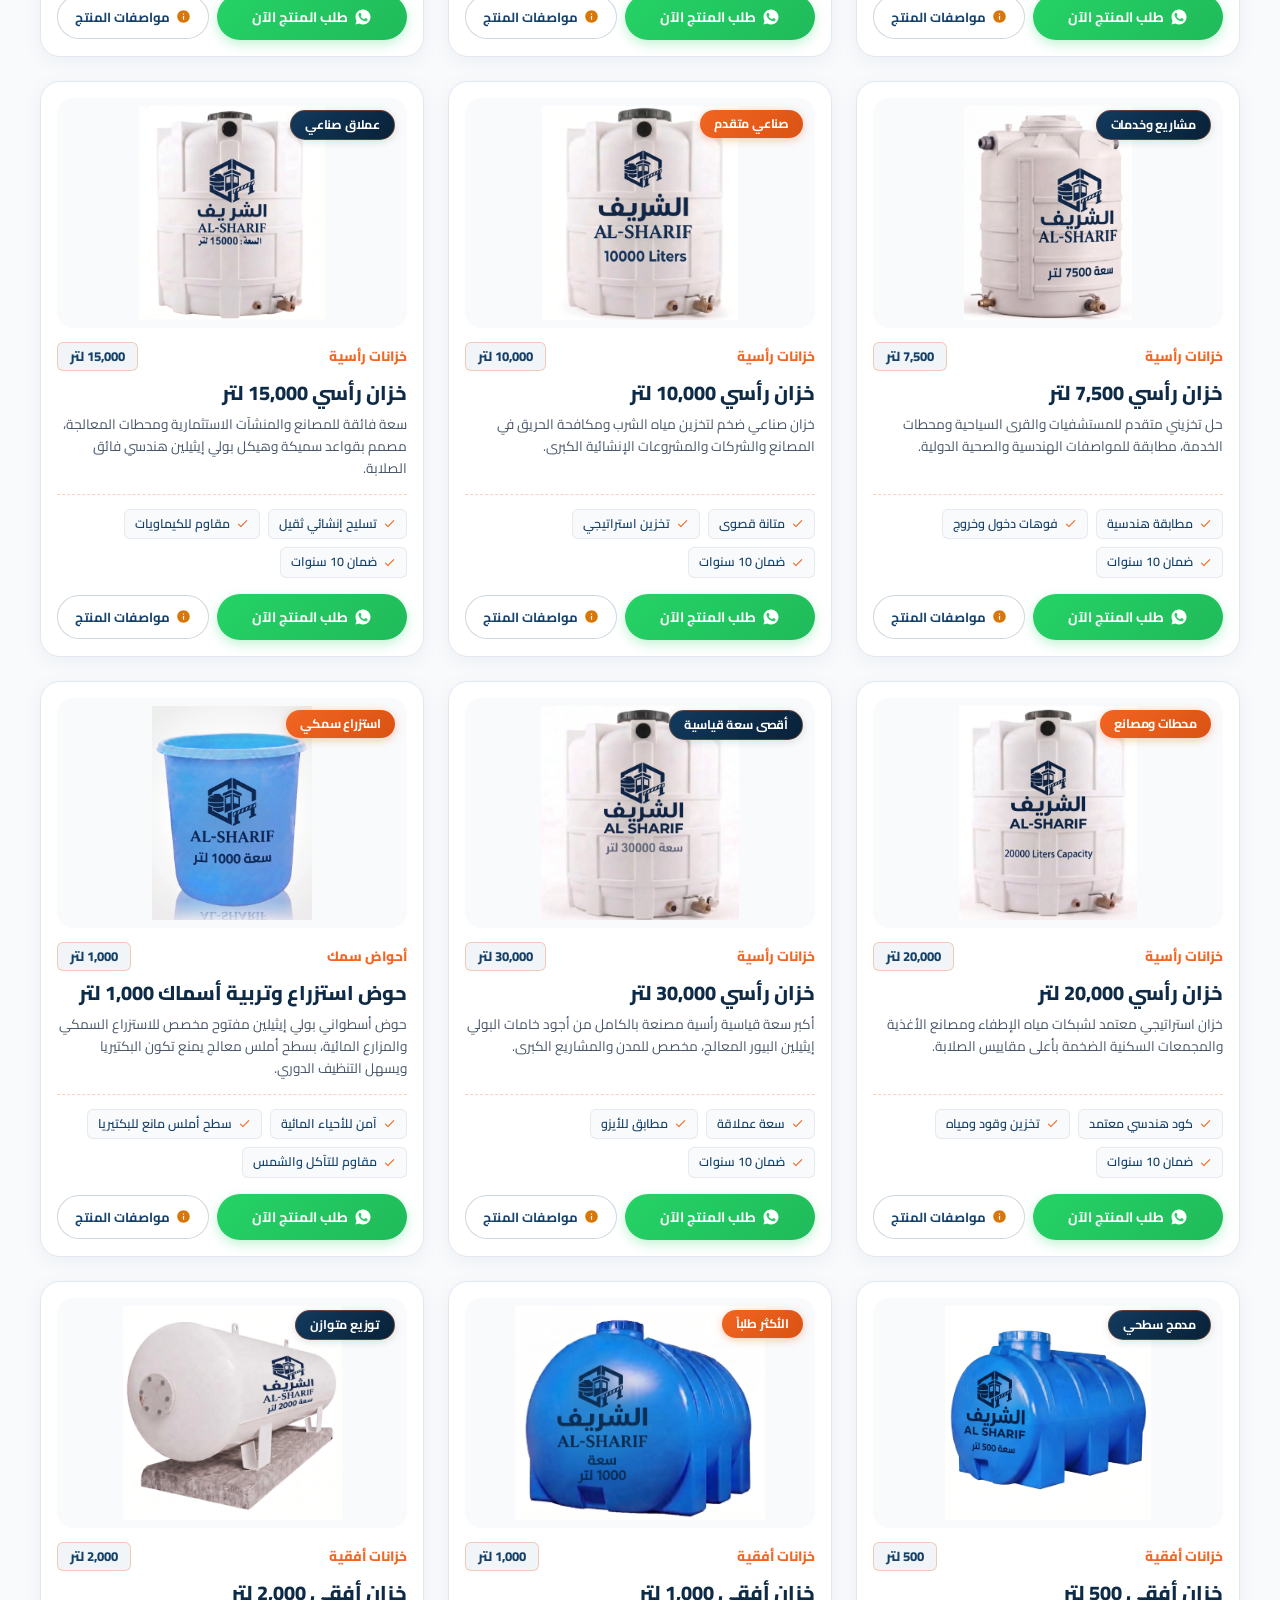
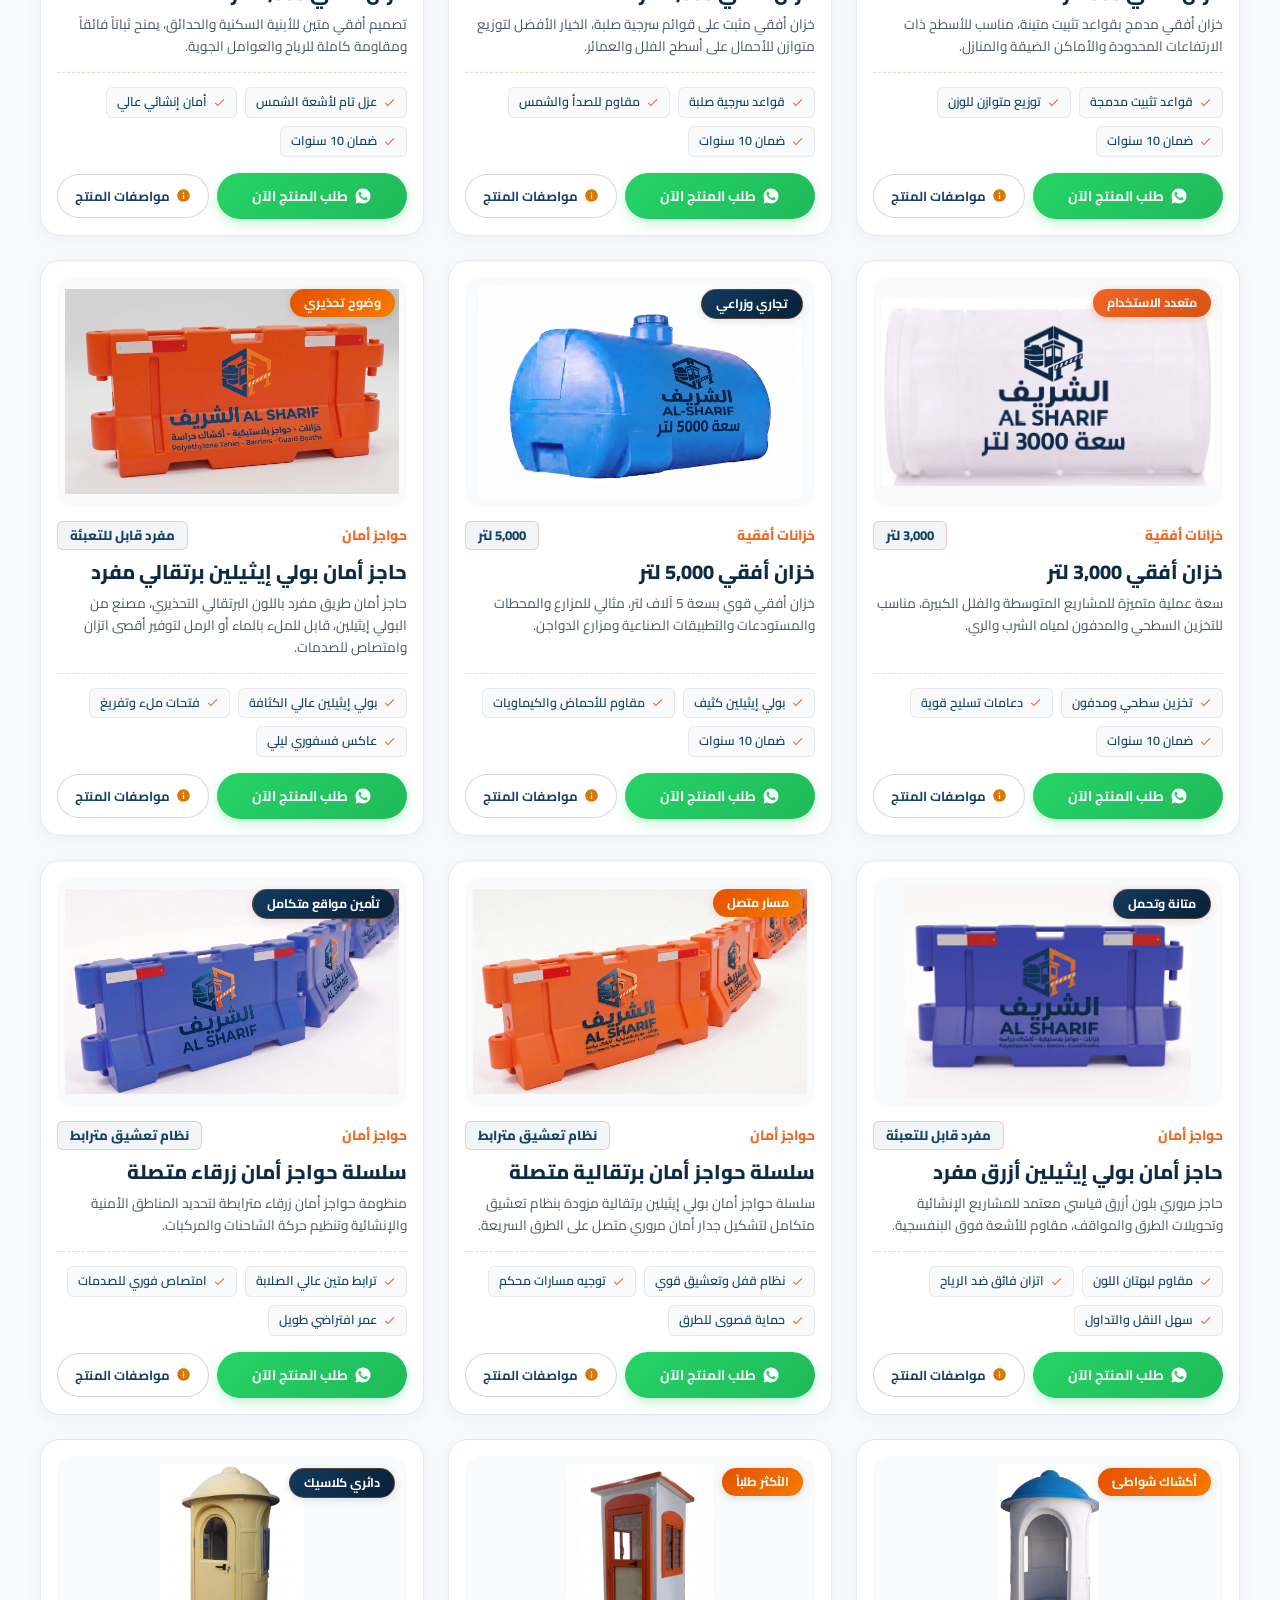
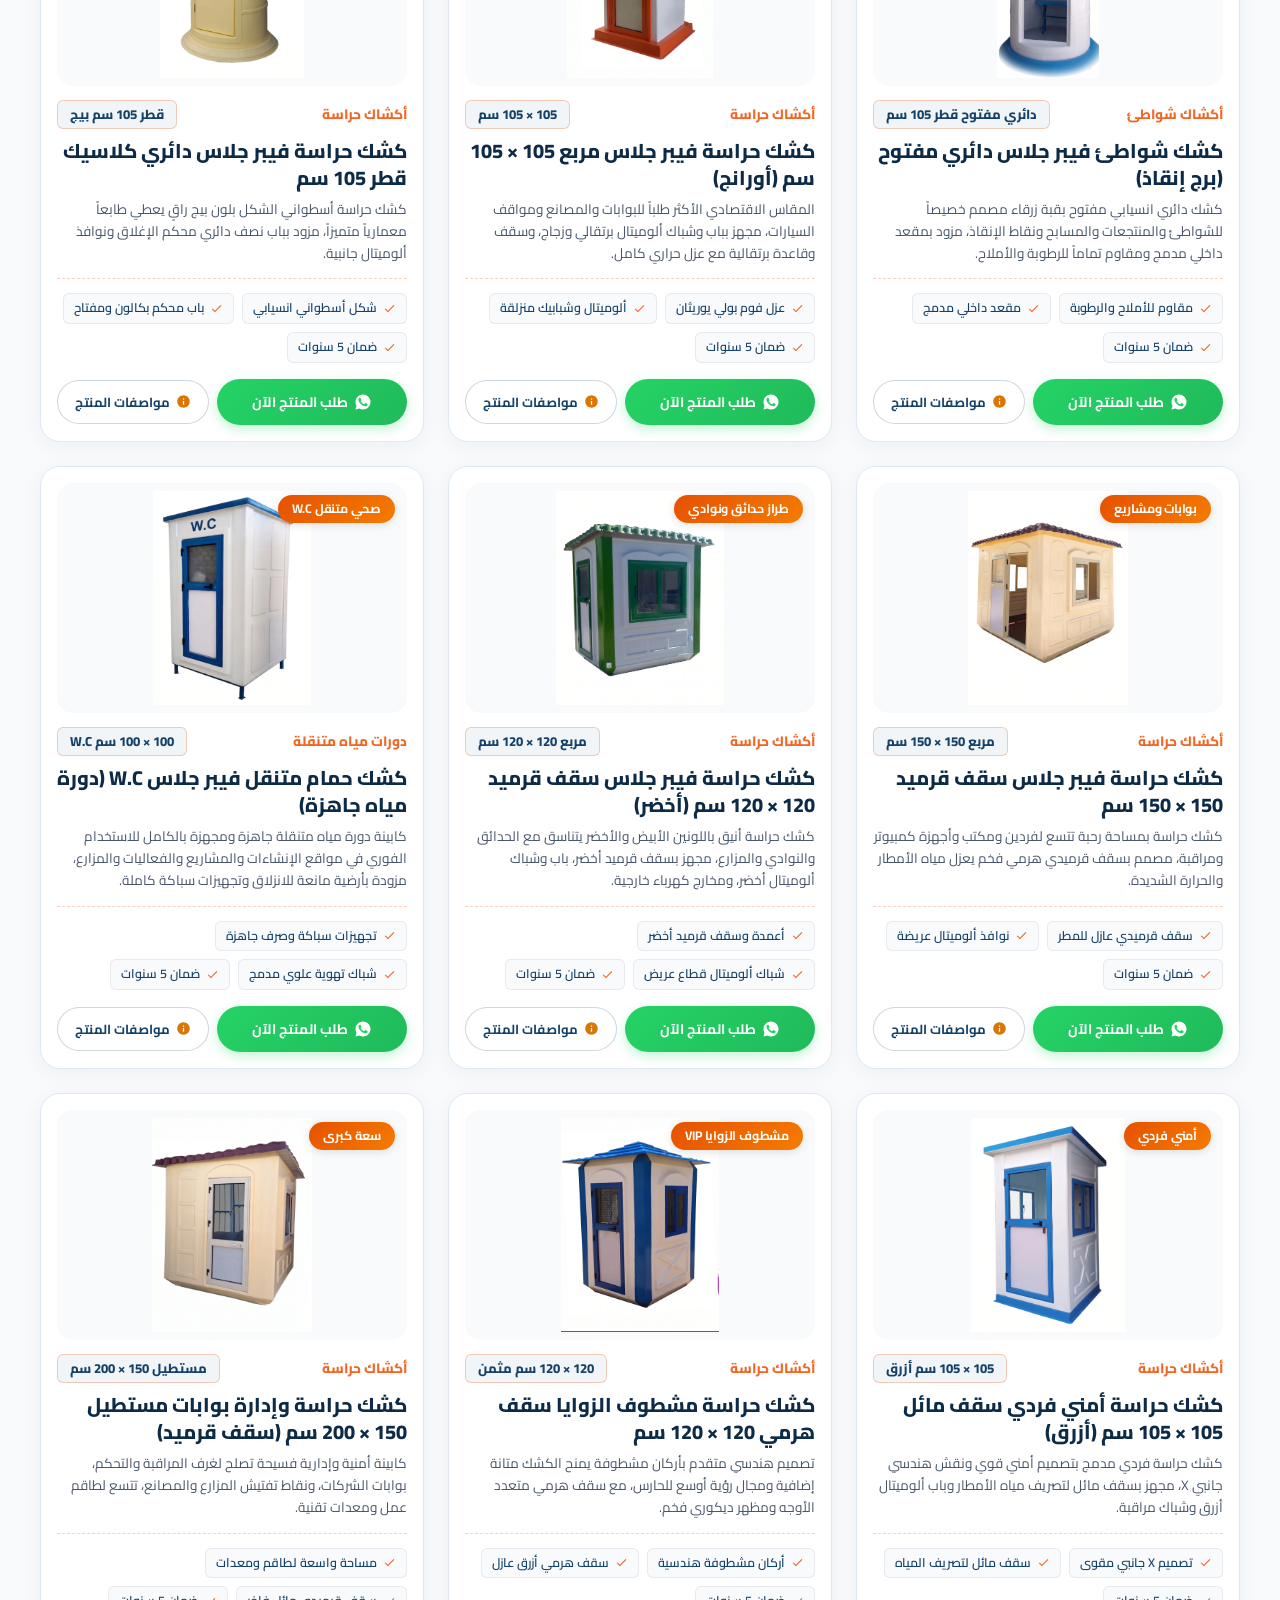
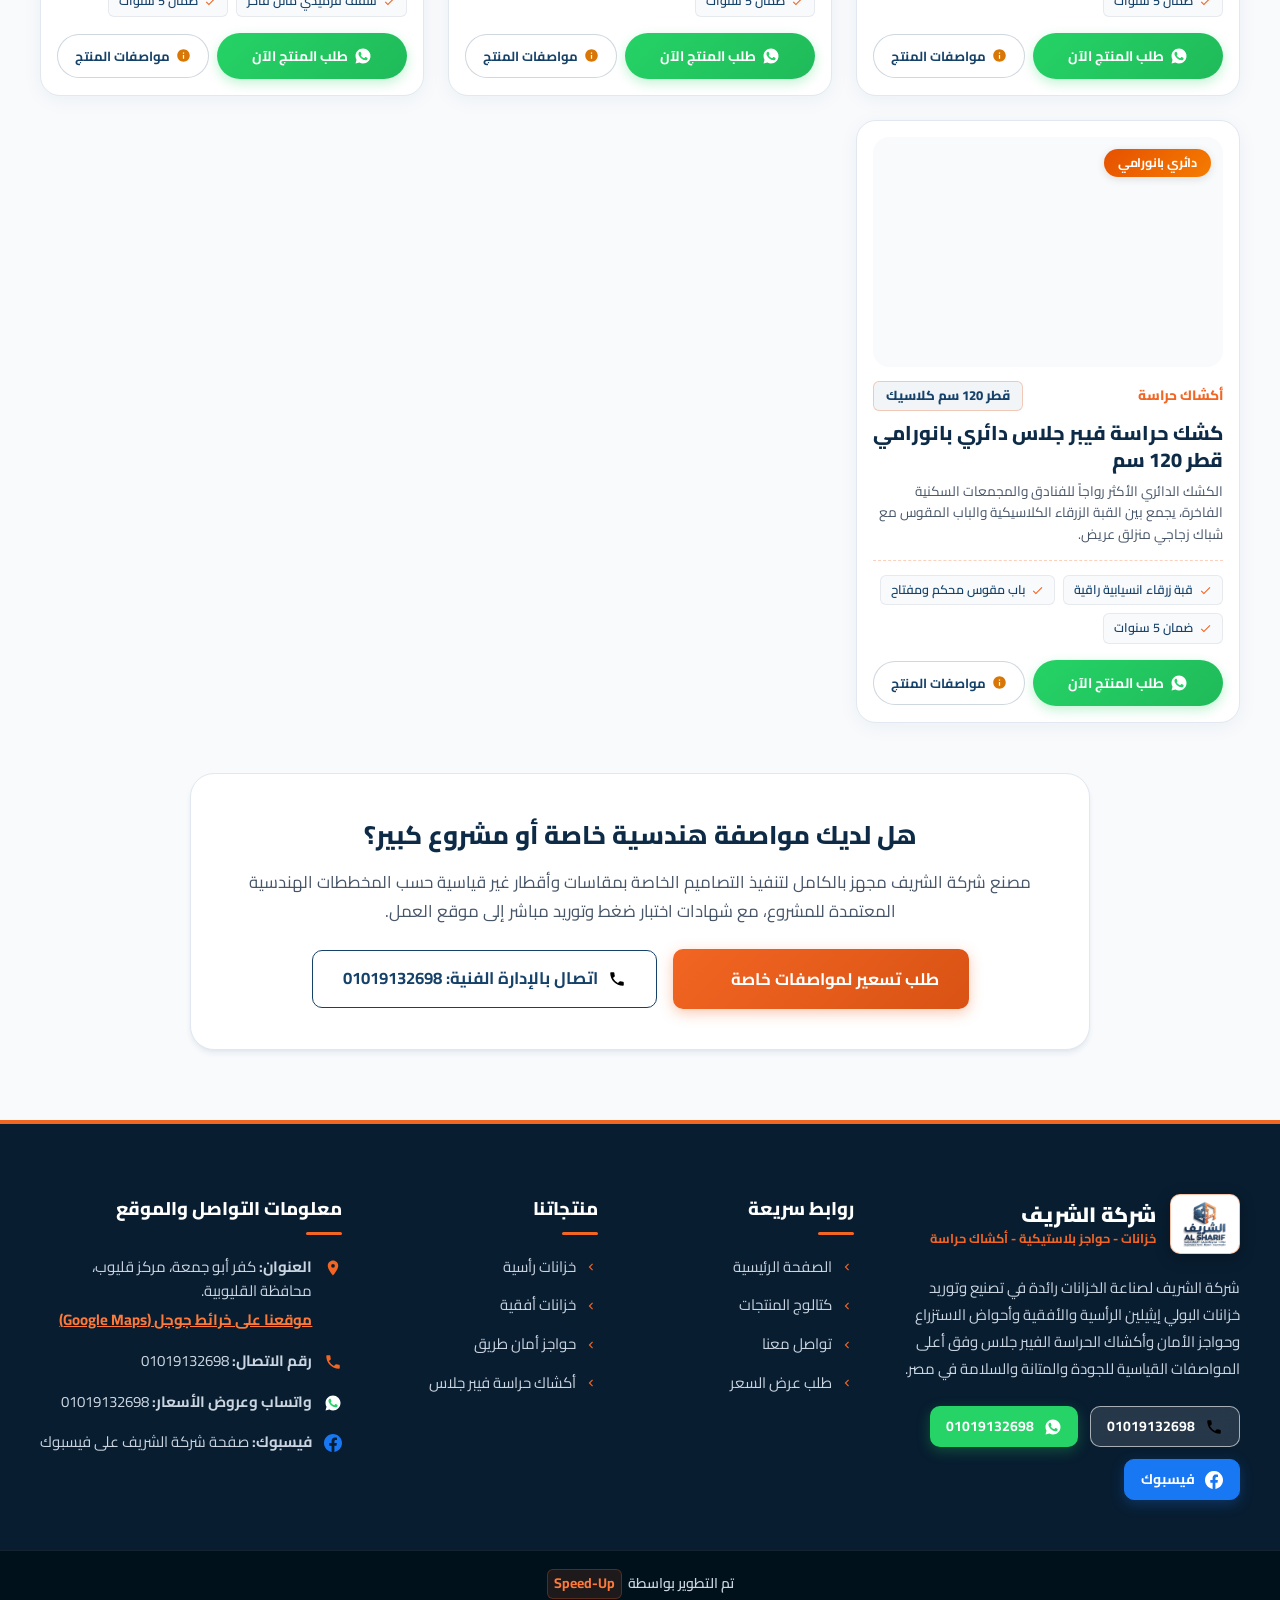
<file: products.html>
<!DOCTYPE html>
<html lang="ar" dir="rtl">
<head>
  <meta charset="UTF-8">
  <meta name="viewport" content="width=device-width, initial-scale=1.0">
  <meta http-equiv="X-UA-Compatible" content="ie=edge">
  
  <!-- Primary Meta Tags -->
  <title>كتالوج المنتجات | شركة الشريف لصناعة الخزانات وحواجز الأمان</title>
  <meta name="title" content="كتالوج المنتجات | شركة الشريف لصناعة الخزانات وحواجز الأمان">
  <meta name="description" content="كتالوج منتجات شركة الشريف: خزانات بولي إيثيلين رأسية وأفقية، أحواض استزراع سمكي، حواجز أمان الطرق، وأكشاك حراسة فيبر جلاس ودورات مياه متنقلة W.C بأعلى معايير الجودة المصرية. هاتف: 01019132698">
  <!-- Geo-Targeting & Local SEO -->
  <meta name="geo.region" content="EG-KB">
  <meta name="geo.placename" content="Qalyoub, Qalyubia, Egypt">
  <meta name="geo.position" content="30.1792;31.2056">
  <meta name="ICBM" content="30.1792, 31.2056">
  <link rel="canonical" href="https://al-shariftanks.com/products.html">
  <meta name="keywords" content="شركة الشريف للخزانات, مصنع خزانات بولي ايثيلين, خزانات مياه الشرب مصر, اسعار خزانات المياه, خزان راسي, خزان افقي, حواجز امن الطرق, حواجز نيوجيرسي بلاستيك, اكشاك حراسة فيبر جلاس, كشك امن وحراسة, كشك حمام متنقل, دورات مياه متنقلة, احواض استزراع سمكي, كفر ابو جمعة, قليوب, القليوبية">
  
  <meta name="author" content="شركة الشريف لصناعة الخزانات وحواجز الأمان">
  <meta name="publisher" content="شركة الشريف لصناعة الخزانات">
  <meta name="robots" content="index, follow, max-snippet:-1, max-image-preview:large, max-video-preview:-1">
  <meta name="theme-color" content="#0D2B47">
  

  <!-- Open Graph / Facebook -->
  <meta property="og:type" content="website">
  <meta property="og:locale" content="ar_EG">
  <meta property="og:site_name" content="شركة الشريف لصناعة الخزانات وحواجز الأمان">
  <meta property="og:title" content="كتالوج المنتجات | شركة الشريف لصناعة الخزانات وحواجز الأمان">
  <meta property="og:description" content="تصفح جميع مواصفات وأسعار خزانات البولي إيثيلين الرأسية والأفقية وحواجز أمان الطرق وأكشاك الحراسة المعتمدة في مصر.">
  <meta property="og:image" content="assets/images/logo-solid.webp">
  <meta property="og:url" content="https://al-shariftanks.com/products.html">

  <!-- Twitter Cards -->
  <meta name="twitter:card" content="summary_large_image">
  <meta name="twitter:title" content="كتالوج المنتجات | شركة الشريف لصناعة الخزانات وحواجز الأمان">
  <meta name="twitter:description" content="خزانات بولي إيثيلين رأسية وأفقية وحواجز طرق وأكشاك حراسة بمواصفات قياسية وضمان معتمد.">
  <meta name="twitter:image" content="assets/images/logo-solid.webp">

  <!-- Favicon -->
  <link rel="icon" type="image/webp" href="assets/images/favicon.webp">

  <!-- Stylesheet -->
  <link rel="stylesheet" href="assets/css/style.css">

  <!-- Schema.org JSON-LD Structured Data for Products Catalog -->
  <script type="application/ld+json">
  {
    "@context": "https://schema.org",
    "@type": "ItemList",
    "name": "منتجات شركة الشريف لصناعة الخزانات وحواجز الأمان",
    "description": "قائمة منتجات خزانات البولي إيثيلين الرأسية والأفقية وحواجز الطرق وأحواض الاستزراع وأكشاك الحراسة",
    "url": "products.html",
    "numberOfItems": 5,
    "itemListElement": [
      {
        "@type": "ListItem",
        "position": 1,
        "item": {
          "@type": "Product",
          "name": "خزانات بولي إيثيلين رأسية",
          "description": "خزانات مياه رأسية بولي إيثيلين غذائي نقي 100% معتمد للشرب والمصانع بسعات من 500 لتر حتى 30,000 لتر.",
          "image": "assets/images/tank-vertical-1000.webp",
          "brand": {
            "@type": "Brand",
            "name": "شركة الشريف"
          },
          "manufacturer": {
            "@type": "Organization",
            "name": "شركة الشريف لصناعة الخزانات وحواجز الأمان"
          }
        }
      },
      {
        "@type": "ListItem",
        "position": 2,
        "item": {
          "@type": "Product",
          "name": "خزانات بولي إيثيلين أفقية",
          "description": "خزانات مياه وكيماويات أفقية مصممة للأسطح والسيارات والمزارع بسعات من 500 لتر حتى 5,000 لتر بأرجل تثبيت مدمجة.",
          "image": "assets/images/tank-horizontal-1000.webp",
          "brand": {
            "@type": "Brand",
            "name": "شركة الشريف"
          },
          "manufacturer": {
            "@type": "Organization",
            "name": "شركة الشريف لصناعة الخزانات وحواجز الأمان"
          }
        }
      },
      {
        "@type": "ListItem",
        "position": 3,
        "item": {
          "@type": "Product",
          "name": "حواجز أمان بولي إيثيلين للطرق",
          "description": "حواجز أمان مرورية بولي إيثيلين مفرغة ومجهزة للردم بالماء أو الرمال لامتصاص الصدمات على الطرق السريعة والمشاريع.",
          "image": "assets/images/barrier-orange-single.webp",
          "brand": {
            "@type": "Brand",
            "name": "شركة الشريف"
          },
          "manufacturer": {
            "@type": "Organization",
            "name": "شركة الشريف لصناعة الخزانات وحواجز الأمان"
          }
        }
      },
      {
        "@type": "ListItem",
        "position": 4,
        "item": {
          "@type": "Product",
          "name": "أحواض بولي إيثيلين للاستزراع السمكي",
          "description": "أحواض دائرية متطورة مصنعة من البولي إيثيلين الغذائي لمشاريع الاستزراع السمكي المكثف وتربية الأحياء المائية.",
          "image": "assets/images/fish-basin-1000.webp",
          "brand": {
            "@type": "Brand",
            "name": "شركة الشريف"
          },
          "manufacturer": {
            "@type": "Organization",
            "name": "شركة الشريف لصناعة الخزانات وحواجز الأمان"
          }
        }
      },
      {
        "@type": "ListItem",
        "position": 5,
        "item": {
          "@type": "Product",
          "name": "أكشاك حراسة وأمن فيبر جلاس وبوليمر",
          "description": "أكشاك حراسة مصنعة بمواصفات قياسية عازلة للحرارة وعوامل الطقس بأشكال دائرية ومربعة ومستطيلة ونماذج VIP ومجهزة بحمام داخلي.",
          "image": "assets/images/guard-booth-1.webp",
          "brand": {
            "@type": "Brand",
            "name": "شركة الشريف"
          },
          "manufacturer": {
            "@type": "Organization",
            "name": "شركة الشريف لصناعة الخزانات وحواجز الأمان"
          }
        }
      }
    ]
  }
  </script>
</head>
<body>

  <!-- Main Navbar -->
  <header class="navbar-main">
    <div class="container navbar-inner">
      <a href="index.html" class="brand-logo-link" aria-label="شركة الشريف للخزانات وحواجز الأمان">
        <img src="assets/images/logo.webp" alt="شعار شركة الشريف" class="brand-logo-img" width="180" height="60">
        <div class="brand-logo-text">
          <span class="brand-text-title">شركة الشريف</span>
          <span class="brand-text-sub">خزانات - حواجز بلاستيكية - أكشاك حراسة</span>
        </div>
      </a>

      <!-- Desktop Nav -->
      <nav aria-label="القائمة الرئيسية">
        <ul class="nav-links">
          <li><a href="index.html" class="nav-link">الرئيسية</a></li>
          <li><a href="products.html" class="nav-link active">منتجاتنا</a></li>
          <li><a href="contact.html" class="nav-link">تواصل معنا</a></li>
        </ul>
      </nav>

      <!-- Nav Actions -->
      <div class="nav-actions">
        <a href="tel:01019132698" class="btn-phone-quick" title="اتصل بنا: 01019132698" aria-label="الاتصال بالهاتف">
          <svg viewBox="0 0 24 24"><path d="M20.01 15.38c-1.23 0-2.42-.2-3.53-.56a.977.977 0 00-1.01.24l-1.57 1.97c-2.83-1.44-5.15-3.75-6.59-6.59l1.97-1.57c.28-.28.36-.67.25-1.02A11.36 11.36 0 019 4.29c0-.56-.45-1-1-1H4.5c-.55 0-1 .45-1 1 0 9.39 7.61 17 17 17 .55 0 1-.45 1-1v-3.5c0-.55-.45-1-.99-.91z"/></svg>
        </a>
        <button type="button" class="btn btn-primary js-open-quote-modal" data-product="طلب عام">
          <svg viewBox="0 0 24 24" width="22" height="22" aria-hidden="true" style="flex-shrink:0;">
            <path fill="#25D366" d="M12.012 2c-5.506 0-9.989 4.478-9.99 9.984a9.964 9.964 0 0 0 1.333 4.993L2 22l5.233-1.237a9.994 9.994 0 0 0 4.779 1.217h.004c5.505 0 9.988-4.478 9.989-9.984 0-2.669-1.037-5.176-2.925-7.064A9.923 9.923 0 0 0 12.012 2z"/>
            <path fill="#FFFFFF" d="M17.472 14.382c-.301-.15-1.767-.867-2.04-.966-.271-.101-.469-.15-.668.149-.198.299-.769.967-.941 1.166-.171.199-.343.224-.644.075-.3-.15-1.264-.462-2.408-1.475-.891-.788-1.493-1.762-1.665-2.06-.172-.299-.018-.46.131-.608.136-.135.301-.35.451-.524.151-.175.201-.299.301-.498.1-.2.051-.374-.025-.523-.076-.15-.671-1.62-.92-2.217-.243-.582-.49-.503-.673-.512-.174-.009-.373-.01-.572-.01-.2 0-.523.075-.797.373s-1.045 1.021-1.045 2.49 1.07 2.888 1.22 3.088c.15.199 2.107 3.215 5.103 4.512.713.308 1.27.492 1.704.629.716.228 1.368.196 1.882.119.574-.086 1.767-.723 2.016-1.42.249-.697.249-1.295.174-1.42-.074-.124-.273-.199-.573-.348z"/>
          </svg>
          <span>طلب عرض السعر</span>
        </button>
      </div>

      <!-- Mobile Call Link -->
      <a href="tel:01019132698" class="mobile-header-call" title="اتصل بنا: 01019132698" aria-label="اتصل بنا 01019132698">
        <svg viewBox="0 0 24 24" width="15" height="15" aria-hidden="true">
          <path fill="currentColor" d="M20.01 15.38c-1.23 0-2.42-.2-3.53-.56a.977.977 0 00-1.01.24l-1.57 1.97c-2.83-1.44-5.15-3.75-6.59-6.59l1.97-1.57c.28-.28.36-.67.25-1.02A11.36 11.36 0 019 4.29c0-.56-.45-1-1-1H4.5c-.55 0-1 .45-1 1 0 9.39 7.61 17 17 17 .55 0 1-.45 1-1v-3.5c0-.55-.45-1-.99-.91z"/>
        </svg>
        <span>01019132698</span>
      </a>

      <!-- Mobile Nav Toggle -->
      <button type="button" class="mobile-nav-toggle" id="mobileNavToggle" aria-label="فتح القائمة">
        <span></span>
        <span></span>
        <span></span>
      </button>
    </div>
  </header>

  <!-- Mobile Drawer -->
  <div class="mobile-drawer-overlay" id="drawerOverlay"></div>
  <aside class="mobile-drawer" id="mobileDrawer">
    <div class="drawer-header">
      <div class="drawer-brand">
        <img src="assets/images/logo.webp" alt="شركة الشريف" style="height: 48px; width: auto;">
        <div class="brand-logo-text">
          <span class="brand-text-title">شركة الشريف</span>
          <span class="brand-text-sub">خزانات - حواجز بلاستيكية - أكشاك حراسة</span>
        </div>
      </div>
      <button type="button" class="drawer-close" id="drawerClose" aria-label="إغلاق القائمة">
        <svg viewBox="0 0 24 24"><path d="M19 6.41L17.59 5 12 10.59 6.41 5 5 6.41 10.59 12 5 17.59 6.41 19 12 13.41 17.59 19 19 17.59 13.41 12z"/></svg>
      </button>
    </div>
    <ul class="drawer-links">
      <li><a href="index.html" class="drawer-link">الرئيسية</a></li>
      <li><a href="products.html" class="drawer-link active">منتجاتنا</a></li>
      <li><a href="contact.html" class="drawer-link">تواصل معنا</a></li>
    </ul>
    <div class="drawer-actions">
      <a href="tel:01019132698" class="btn btn-outline-navy" style="width: 100%;">
        <svg viewBox="0 0 24 24"><path d="M6.62 10.79a15.053 15.053 0 006.59 6.59l2.2-2.2c.27-.27.67-.36 1.02-.24 1.12.37 2.33.57 3.57.57.55 0 1 .45 1 1V20c0 .55-.45 1-1 1-9.39 0-17-7.61-17-17 0-.55.45-1 1-1h3.5c.55 0 1 .45 1 1 0 1.25.2 2.45.57 3.57.11.35.03.74-.25 1.02l-2.2 2.2z"/></svg>
        <span>اتصل بنا: 01019132698</span>
      </a>
      <button type="button" class="btn btn-accent js-open-quote-modal" style="width: 100%;">
        <svg viewBox="0 0 24 24" width="22" height="22" aria-hidden="true" style="flex-shrink:0;">
          <path fill="#25D366" d="M12.012 2c-5.506 0-9.989 4.478-9.99 9.984a9.964 9.964 0 0 0 1.333 4.993L2 22l5.233-1.237a9.994 9.994 0 0 0 4.779 1.217h.004c5.505 0 9.988-4.478 9.989-9.984 0-2.669-1.037-5.176-2.925-7.064A9.923 9.923 0 0 0 12.012 2z"/>
          <path fill="#FFFFFF" d="M17.472 14.382c-.301-.15-1.767-.867-2.04-.966-.271-.101-.469-.15-.668.149-.198.299-.769.967-.941 1.166-.171.199-.343.224-.644.075-.3-.15-1.264-.462-2.408-1.475-.891-.788-1.493-1.762-1.665-2.06-.172-.299-.018-.46.131-.608.136-.135.301-.35.451-.524.151-.175.201-.299.301-.498.1-.2.051-.374-.025-.523-.076-.15-.671-1.62-.92-2.217-.243-.582-.49-.503-.673-.512-.174-.009-.373-.01-.572-.01-.2 0-.523.075-.797.373s-1.045 1.021-1.045 2.49 1.07 2.888 1.22 3.088c.15.199 2.107 3.215 5.103 4.512.713.308 1.27.492 1.704.629.716.228 1.368.196 1.882.119.574-.086 1.767-.723 2.016-1.42.249-.697.249-1.295.174-1.42-.074-.124-.273-.199-.573-.348z"/>
        </svg>
        <span>طلب عرض السعر</span>
      </button>
    </div>
  </aside>

  <main>
    <!-- Page Header Banner -->
    <section class="page-header-banner">
      <div class="container">
        <div class="breadcrumbs">
          <a href="index.html">الرئيسية</a>
          <svg viewBox="0 0 24 24"><path d="M15.41 7.41L10.83 12l4.58 4.59L14 18l-6-6 6-6 1.41 1.41z"/></svg>
          <span>كتالوج المنتجات والمواصفات الفنية</span>
        </div>
        <h1 style="font-size: 2.5rem; font-weight: 900; margin-bottom: 10px;">منتجات شركة الشريف لصناعة الخزانات</h1>
        <p style="color: var(--color-slate-200); font-size: 1.1rem; max-width: 750px;">
          دليل المنتجات الهندسية المعتمدة: خزانات مياه رأسية وأفقية، أحواض استزراع سمكي، حواجز أمان الطرق، وأكشاك حراسة فيبر جلاس بأدق معايير الجودة والصلابة ومقاومة العوامل الجوية.
        </p>
      </div>
    </section>

    <!-- Products Catalog Section -->
    <section id="catalog" style="padding: 70px 0; background-color: var(--color-slate-50);">
      <div class="container">

        <!-- Category Filter Buttons -->
        <div class="filter-bar">
          <button type="button" class="filter-btn is-active" data-filter="all">جميع المنتجات</button>
          <button type="button" class="filter-btn" data-filter="vertical">خزانات رأسية</button>
          <button type="button" class="filter-btn" data-filter="horizontal">خزانات أفقية</button>
          <button type="button" class="filter-btn" data-filter="barriers">حواجز أمان طريق</button>
          <button type="button" class="filter-btn" data-filter="booths">أكشاك حراسة</button>
        </div>

                        <!-- Catalog Grid (Modern Design Reference) -->
        <div class="products-catalog-grid">

          <!-- 1. خزان رأسي 500 لتر -->
          <article class="modern-product-card" id="first-product-vertical" data-category="vertical">
            <div class="modern-card-img-box">
              <span class="card-floating-badge badge-navy">اقتصادي ومدمج</span>
              <img src="assets/images/tank-vertical-500.webp" alt="خزان رأسي 500 لتر شركة الشريف" loading="lazy" width="400" height="300">
            </div>
            <div class="modern-card-meta-row">
              <span class="modern-category-tag">خزانات رأسية</span>
              <span class="modern-capacity-pill">500 لتر</span>
            </div>
            <h3 class="modern-card-title">خزان رأسي 500 لتر</h3>
            <p class="modern-card-desc">خزان مياه مدمج وعالي الجودة، معالج ضد الطحالب والبكتيريا ومناسب للمنازل والحدائق والوحدات السكنية.</p>
            <div class="modern-card-features">
              <span class="modern-feature-pill">
                <svg viewBox="0 0 24 24"><path d="M9 16.17L4.83 12l-1.42 1.41L9 19 21 7l-1.41-1.41z"/></svg>
                <span>بولي إيثيلين بيور</span>
              </span>
              <span class="modern-feature-pill">
                <svg viewBox="0 0 24 24"><path d="M9 16.17L4.83 12l-1.42 1.41L9 19 21 7l-1.41-1.41z"/></svg>
                <span>مانع للطحالب</span>
              </span>
              <span class="modern-feature-pill">
                <svg viewBox="0 0 24 24"><path d="M9 16.17L4.83 12l-1.42 1.41L9 19 21 7l-1.41-1.41z"/></svg>
                <span>ضمان 10 سنوات</span>
              </span>
            </div>
            <div class="modern-card-actions">
              <button type="button" class="btn-card-whatsapp js-open-quote-modal" data-product="خزان رأسي 500 لتر" data-capacity="500 لتر" title="طلب عرض سعر لـ خزان رأسي 500 لتر">
                <svg viewBox="0 0 24 24" width="20" height="20" aria-hidden="true" style="flex-shrink:0;">
  <path fill="#FFFFFF" d="M12.012 2c-5.506 0-9.989 4.478-9.99 9.984a9.964 9.964 0 0 0 1.333 4.993L2 22l5.233-1.237a9.994 9.994 0 0 0 4.779 1.217h.004c5.505 0 9.988-4.478 9.989-9.984 0-2.669-1.037-5.176-2.925-7.064A9.923 9.923 0 0 0 12.012 2z"/>
  <path fill="#25D366" d="M17.472 14.382c-.301-.15-1.767-.867-2.04-.966-.271-.101-.469-.15-.668.149-.198.299-.769.967-.941 1.166-.171.199-.343.224-.644.075-.3-.15-1.264-.462-2.408-1.475-.891-.788-1.493-1.762-1.665-2.06-.172-.299-.018-.46.131-.608.136-.135.301-.35.451-.524.151-.175.201-.299.301-.498.1-.2.051-.374-.025-.523-.076-.15-.671-1.62-.92-2.217-.243-.582-.49-.503-.673-.512-.174-.009-.373-.01-.572-.01-.2 0-.523.075-.797.373s-1.045 1.021-1.045 2.49 1.07 2.888 1.22 3.088c.15.199 2.107 3.215 5.103 4.512.713.308 1.27.492 1.704.629.716.228 1.368.196 1.882.119.574-.086 1.767-.723 2.016-1.42.249-.697.249-1.295.174-1.42-.074-.124-.273-.199-.573-.348z"/>
</svg>
                <span>طلب المنتج الآن</span>
              </button>
              <button type="button" class="btn-card-specs js-open-specs-modal" data-product-id="v-500" title="عرض مواصفات خزان رأسي 500 لتر">
                <svg viewBox="0 0 24 24"><path d="M12 2C6.48 2 2 6.48 2 12s4.48 10 10 10 10-4.48 10-10S17.52 2 12 2zm1 15h-2v-6h2v6zm0-8h-2V7h2v2z"/></svg>
                <span>مواصفات المنتج</span>
              </button>
            </div>
          </article>

          <!-- 2. خزان رأسي 1,000 لتر -->
          <article class="modern-product-card" data-category="vertical">
            <div class="modern-card-img-box">
              <span class="card-floating-badge badge-gold">الأكثر طلباً</span>
              <img src="assets/images/tank-vertical-1000.webp" alt="خزان رأسي 1,000 لتر شركة الشريف" loading="lazy" width="400" height="300">
            </div>
            <div class="modern-card-meta-row">
              <span class="modern-category-tag">خزانات رأسية</span>
              <span class="modern-capacity-pill">1,000 لتر</span>
            </div>
            <h3 class="modern-card-title">خزان رأسي 1,000 لتر</h3>
            <p class="modern-card-desc">الخيار الأكثر طلباً لأسطح المنازل والفلل، مصنع من خامات نقية صالحة لمياه الشرب ومقاومة لأشعة الشمس والحرارة.</p>
            <div class="modern-card-features">
              <span class="modern-feature-pill">
                <svg viewBox="0 0 24 24"><path d="M9 16.17L4.83 12l-1.42 1.41L9 19 21 7l-1.41-1.41z"/></svg>
                <span>معتمد لمياه الشرب</span>
              </span>
              <span class="modern-feature-pill">
                <svg viewBox="0 0 24 24"><path d="M9 16.17L4.83 12l-1.42 1.41L9 19 21 7l-1.41-1.41z"/></svg>
                <span>مقاوم للحرارة و UV</span>
              </span>
              <span class="modern-feature-pill">
                <svg viewBox="0 0 24 24"><path d="M9 16.17L4.83 12l-1.42 1.41L9 19 21 7l-1.41-1.41z"/></svg>
                <span>ضمان 10 سنوات</span>
              </span>
            </div>
            <div class="modern-card-actions">
              <button type="button" class="btn-card-whatsapp js-open-quote-modal" data-product="خزان رأسي 1,000 لتر" data-capacity="1,000 لتر" title="طلب عرض سعر لـ خزان رأسي 1,000 لتر">
                <svg viewBox="0 0 24 24" width="20" height="20" aria-hidden="true" style="flex-shrink:0;">
  <path fill="#FFFFFF" d="M12.012 2c-5.506 0-9.989 4.478-9.99 9.984a9.964 9.964 0 0 0 1.333 4.993L2 22l5.233-1.237a9.994 9.994 0 0 0 4.779 1.217h.004c5.505 0 9.988-4.478 9.989-9.984 0-2.669-1.037-5.176-2.925-7.064A9.923 9.923 0 0 0 12.012 2z"/>
  <path fill="#25D366" d="M17.472 14.382c-.301-.15-1.767-.867-2.04-.966-.271-.101-.469-.15-.668.149-.198.299-.769.967-.941 1.166-.171.199-.343.224-.644.075-.3-.15-1.264-.462-2.408-1.475-.891-.788-1.493-1.762-1.665-2.06-.172-.299-.018-.46.131-.608.136-.135.301-.35.451-.524.151-.175.201-.299.301-.498.1-.2.051-.374-.025-.523-.076-.15-.671-1.62-.92-2.217-.243-.582-.49-.503-.673-.512-.174-.009-.373-.01-.572-.01-.2 0-.523.075-.797.373s-1.045 1.021-1.045 2.49 1.07 2.888 1.22 3.088c.15.199 2.107 3.215 5.103 4.512.713.308 1.27.492 1.704.629.716.228 1.368.196 1.882.119.574-.086 1.767-.723 2.016-1.42.249-.697.249-1.295.174-1.42-.074-.124-.273-.199-.573-.348z"/>
</svg>
                <span>طلب المنتج الآن</span>
              </button>
              <button type="button" class="btn-card-specs js-open-specs-modal" data-product-id="v-1000" title="عرض مواصفات خزان رأسي 1,000 لتر">
                <svg viewBox="0 0 24 24"><path d="M12 2C6.48 2 2 6.48 2 12s4.48 10 10 10 10-4.48 10-10S17.52 2 12 2zm1 15h-2v-6h2v6zm0-8h-2V7h2v2z"/></svg>
                <span>مواصفات المنتج</span>
              </button>
            </div>
          </article>

          <!-- 3. خزان رأسي 1,500 لتر -->
          <article class="modern-product-card" data-category="vertical">
            <div class="modern-card-img-box">
              <span class="card-floating-badge badge-navy">عائلي متوسط</span>
              <img src="assets/images/tank-vertical-1500.webp" alt="خزان رأسي 1,500 لتر شركة الشريف" loading="lazy" width="400" height="300">
            </div>
            <div class="modern-card-meta-row">
              <span class="modern-category-tag">خزانات رأسية</span>
              <span class="modern-capacity-pill">1,500 لتر</span>
            </div>
            <h3 class="modern-card-title">خزان رأسي 1,500 لتر</h3>
            <p class="modern-card-desc">سعة ممتازة للوحدات السكنية المتوسطة توفر احتياطياً مائياً وافراً مع صلابة فائقة واستغلال أمثل للمساحة.</p>
            <div class="modern-card-features">
              <span class="modern-feature-pill">
                <svg viewBox="0 0 24 24"><path d="M9 16.17L4.83 12l-1.42 1.41L9 19 21 7l-1.41-1.41z"/></svg>
                <span>طبقات حماية ثلاثية</span>
              </span>
              <span class="modern-feature-pill">
                <svg viewBox="0 0 24 24"><path d="M9 16.17L4.83 12l-1.42 1.41L9 19 21 7l-1.41-1.41z"/></svg>
                <span>عزل حراري تام</span>
              </span>
              <span class="modern-feature-pill">
                <svg viewBox="0 0 24 24"><path d="M9 16.17L4.83 12l-1.42 1.41L9 19 21 7l-1.41-1.41z"/></svg>
                <span>ضمان 10 سنوات</span>
              </span>
            </div>
            <div class="modern-card-actions">
              <button type="button" class="btn-card-whatsapp js-open-quote-modal" data-product="خزان رأسي 1,500 لتر" data-capacity="1,500 لتر" title="طلب عرض سعر لـ خزان رأسي 1,500 لتر">
                <svg viewBox="0 0 24 24" width="20" height="20" aria-hidden="true" style="flex-shrink:0;">
  <path fill="#FFFFFF" d="M12.012 2c-5.506 0-9.989 4.478-9.99 9.984a9.964 9.964 0 0 0 1.333 4.993L2 22l5.233-1.237a9.994 9.994 0 0 0 4.779 1.217h.004c5.505 0 9.988-4.478 9.989-9.984 0-2.669-1.037-5.176-2.925-7.064A9.923 9.923 0 0 0 12.012 2z"/>
  <path fill="#25D366" d="M17.472 14.382c-.301-.15-1.767-.867-2.04-.966-.271-.101-.469-.15-.668.149-.198.299-.769.967-.941 1.166-.171.199-.343.224-.644.075-.3-.15-1.264-.462-2.408-1.475-.891-.788-1.493-1.762-1.665-2.06-.172-.299-.018-.46.131-.608.136-.135.301-.35.451-.524.151-.175.201-.299.301-.498.1-.2.051-.374-.025-.523-.076-.15-.671-1.62-.92-2.217-.243-.582-.49-.503-.673-.512-.174-.009-.373-.01-.572-.01-.2 0-.523.075-.797.373s-1.045 1.021-1.045 2.49 1.07 2.888 1.22 3.088c.15.199 2.107 3.215 5.103 4.512.713.308 1.27.492 1.704.629.716.228 1.368.196 1.882.119.574-.086 1.767-.723 2.016-1.42.249-.697.249-1.295.174-1.42-.074-.124-.273-.199-.573-.348z"/>
</svg>
                <span>طلب المنتج الآن</span>
              </button>
              <button type="button" class="btn-card-specs js-open-specs-modal" data-product-id="v-1500" title="عرض مواصفات خزان رأسي 1,500 لتر">
                <svg viewBox="0 0 24 24"><path d="M12 2C6.48 2 2 6.48 2 12s4.48 10 10 10 10-4.48 10-10S17.52 2 12 2zm1 15h-2v-6h2v6zm0-8h-2V7h2v2z"/></svg>
                <span>مواصفات المنتج</span>
              </button>
            </div>
          </article>

          <!-- 4. خزان رأسي 2,000 لتر -->
          <article class="modern-product-card" data-category="vertical">
            <div class="modern-card-img-box">
              <span class="card-floating-badge badge-gold">خيار مثالي</span>
              <img src="assets/images/tank-vertical-2000.webp" alt="خزان رأسي 2,000 لتر شركة الشريف" loading="lazy" width="400" height="300">
            </div>
            <div class="modern-card-meta-row">
              <span class="modern-category-tag">خزانات رأسية</span>
              <span class="modern-capacity-pill">2,000 لتر</span>
            </div>
            <h3 class="modern-card-title">خزان رأسي 2,000 لتر</h3>
            <p class="modern-card-desc">مناسب للعائلات الكبيرة والعمائر الصغيرة والمطاعم، جدران معززة بمتانة عالية لتحمل أصعب الظروف المناخية.</p>
            <div class="modern-card-features">
              <span class="modern-feature-pill">
                <svg viewBox="0 0 24 24"><path d="M9 16.17L4.83 12l-1.42 1.41L9 19 21 7l-1.41-1.41z"/></svg>
                <span>جدران مسلحة</span>
              </span>
              <span class="modern-feature-pill">
                <svg viewBox="0 0 24 24"><path d="M9 16.17L4.83 12l-1.42 1.41L9 19 21 7l-1.41-1.41z"/></svg>
                <span>صحي 100%</span>
              </span>
              <span class="modern-feature-pill">
                <svg viewBox="0 0 24 24"><path d="M9 16.17L4.83 12l-1.42 1.41L9 19 21 7l-1.41-1.41z"/></svg>
                <span>ضمان 10 سنوات</span>
              </span>
            </div>
            <div class="modern-card-actions">
              <button type="button" class="btn-card-whatsapp js-open-quote-modal" data-product="خزان رأسي 2,000 لتر" data-capacity="2,000 لتر" title="طلب عرض سعر لـ خزان رأسي 2,000 لتر">
                <svg viewBox="0 0 24 24" width="20" height="20" aria-hidden="true" style="flex-shrink:0;">
  <path fill="#FFFFFF" d="M12.012 2c-5.506 0-9.989 4.478-9.99 9.984a9.964 9.964 0 0 0 1.333 4.993L2 22l5.233-1.237a9.994 9.994 0 0 0 4.779 1.217h.004c5.505 0 9.988-4.478 9.989-9.984 0-2.669-1.037-5.176-2.925-7.064A9.923 9.923 0 0 0 12.012 2z"/>
  <path fill="#25D366" d="M17.472 14.382c-.301-.15-1.767-.867-2.04-.966-.271-.101-.469-.15-.668.149-.198.299-.769.967-.941 1.166-.171.199-.343.224-.644.075-.3-.15-1.264-.462-2.408-1.475-.891-.788-1.493-1.762-1.665-2.06-.172-.299-.018-.46.131-.608.136-.135.301-.35.451-.524.151-.175.201-.299.301-.498.1-.2.051-.374-.025-.523-.076-.15-.671-1.62-.92-2.217-.243-.582-.49-.503-.673-.512-.174-.009-.373-.01-.572-.01-.2 0-.523.075-.797.373s-1.045 1.021-1.045 2.49 1.07 2.888 1.22 3.088c.15.199 2.107 3.215 5.103 4.512.713.308 1.27.492 1.704.629.716.228 1.368.196 1.882.119.574-.086 1.767-.723 2.016-1.42.249-.697.249-1.295.174-1.42-.074-.124-.273-.199-.573-.348z"/>
</svg>
                <span>طلب المنتج الآن</span>
              </button>
              <button type="button" class="btn-card-specs js-open-specs-modal" data-product-id="v-2000" title="عرض مواصفات خزان رأسي 2,000 لتر">
                <svg viewBox="0 0 24 24"><path d="M12 2C6.48 2 2 6.48 2 12s4.48 10 10 10 10-4.48 10-10S17.52 2 12 2zm1 15h-2v-6h2v6zm0-8h-2V7h2v2z"/></svg>
                <span>مواصفات المنتج</span>
              </button>
            </div>
          </article>

          <!-- 5. خزان رأسي 3,000 لتر -->
          <article class="modern-product-card" data-category="vertical">
            <div class="modern-card-img-box">
              <span class="card-floating-badge badge-navy">سعة عملية</span>
              <img src="assets/images/tank-vertical-3000.webp" alt="خزان رأسي 3,000 لتر شركة الشريف" loading="lazy" width="400" height="300">
            </div>
            <div class="modern-card-meta-row">
              <span class="modern-category-tag">خزانات رأسية</span>
              <span class="modern-capacity-pill">3,000 لتر</span>
            </div>
            <h3 class="modern-card-title">خزان رأسي 3,000 لتر</h3>
            <p class="modern-card-desc">سعة استراتيجية للعمائر السكنية المتعددة الشقق والمنشآت التجارية، خامات بولي إيثيلين هندسي عالي الكثافة والمتانة.</p>
            <div class="modern-card-features">
              <span class="modern-feature-pill">
                <svg viewBox="0 0 24 24"><path d="M9 16.17L4.83 12l-1.42 1.41L9 19 21 7l-1.41-1.41z"/></svg>
                <span>سعة تخزين عالية</span>
              </span>
              <span class="modern-feature-pill">
                <svg viewBox="0 0 24 24"><path d="M9 16.17L4.83 12l-1.42 1.41L9 19 21 7l-1.41-1.41z"/></svg>
                <span>تسليح ميكانيكي</span>
              </span>
              <span class="modern-feature-pill">
                <svg viewBox="0 0 24 24"><path d="M9 16.17L4.83 12l-1.42 1.41L9 19 21 7l-1.41-1.41z"/></svg>
                <span>ضمان 10 سنوات</span>
              </span>
            </div>
            <div class="modern-card-actions">
              <button type="button" class="btn-card-whatsapp js-open-quote-modal" data-product="خزان رأسي 3,000 لتر" data-capacity="3,000 لتر" title="طلب عرض سعر لـ خزان رأسي 3,000 لتر">
                <svg viewBox="0 0 24 24" width="20" height="20" aria-hidden="true" style="flex-shrink:0;">
  <path fill="#FFFFFF" d="M12.012 2c-5.506 0-9.989 4.478-9.99 9.984a9.964 9.964 0 0 0 1.333 4.993L2 22l5.233-1.237a9.994 9.994 0 0 0 4.779 1.217h.004c5.505 0 9.988-4.478 9.989-9.984 0-2.669-1.037-5.176-2.925-7.064A9.923 9.923 0 0 0 12.012 2z"/>
  <path fill="#25D366" d="M17.472 14.382c-.301-.15-1.767-.867-2.04-.966-.271-.101-.469-.15-.668.149-.198.299-.769.967-.941 1.166-.171.199-.343.224-.644.075-.3-.15-1.264-.462-2.408-1.475-.891-.788-1.493-1.762-1.665-2.06-.172-.299-.018-.46.131-.608.136-.135.301-.35.451-.524.151-.175.201-.299.301-.498.1-.2.051-.374-.025-.523-.076-.15-.671-1.62-.92-2.217-.243-.582-.49-.503-.673-.512-.174-.009-.373-.01-.572-.01-.2 0-.523.075-.797.373s-1.045 1.021-1.045 2.49 1.07 2.888 1.22 3.088c.15.199 2.107 3.215 5.103 4.512.713.308 1.27.492 1.704.629.716.228 1.368.196 1.882.119.574-.086 1.767-.723 2.016-1.42.249-.697.249-1.295.174-1.42-.074-.124-.273-.199-.573-.348z"/>
</svg>
                <span>طلب المنتج الآن</span>
              </button>
              <button type="button" class="btn-card-specs js-open-specs-modal" data-product-id="v-3000" title="عرض مواصفات خزان رأسي 3,000 لتر">
                <svg viewBox="0 0 24 24"><path d="M12 2C6.48 2 2 6.48 2 12s4.48 10 10 10 10-4.48 10-10S17.52 2 12 2zm1 15h-2v-6h2v6zm0-8h-2V7h2v2z"/></svg>
                <span>مواصفات المنتج</span>
              </button>
            </div>
          </article>

          <!-- 6. خزان رأسي 5,000 لتر -->
          <article class="modern-product-card" data-category="vertical">
            <div class="modern-card-img-box">
              <span class="card-floating-badge badge-gold">تجاري ومؤسسي</span>
              <img src="assets/images/tank-vertical-5000.webp" alt="خزان رأسي 5,000 لتر شركة الشريف" loading="lazy" width="400" height="300">
            </div>
            <div class="modern-card-meta-row">
              <span class="modern-category-tag">خزانات رأسية</span>
              <span class="modern-capacity-pill">5,000 لتر</span>
            </div>
            <h3 class="modern-card-title">خزان رأسي 5,000 لتر</h3>
            <p class="modern-card-desc">مصمم للمجمعات السكنية والمصانع والمدارس، متانة فائقة تقاوم ضغط المياه المستمر والأحوال الجوية القاسية.</p>
            <div class="modern-card-features">
              <span class="modern-feature-pill">
                <svg viewBox="0 0 24 24"><path d="M9 16.17L4.83 12l-1.42 1.41L9 19 21 7l-1.41-1.41z"/></svg>
                <span>تحمل ضغط عالي</span>
              </span>
              <span class="modern-feature-pill">
                <svg viewBox="0 0 24 24"><path d="M9 16.17L4.83 12l-1.42 1.41L9 19 21 7l-1.41-1.41z"/></svg>
                <span>مقاوم للبكتيريا</span>
              </span>
              <span class="modern-feature-pill">
                <svg viewBox="0 0 24 24"><path d="M9 16.17L4.83 12l-1.42 1.41L9 19 21 7l-1.41-1.41z"/></svg>
                <span>ضمان 10 سنوات</span>
              </span>
            </div>
            <div class="modern-card-actions">
              <button type="button" class="btn-card-whatsapp js-open-quote-modal" data-product="خزان رأسي 5,000 لتر" data-capacity="5,000 لتر" title="طلب عرض سعر لـ خزان رأسي 5,000 لتر">
                <svg viewBox="0 0 24 24" width="20" height="20" aria-hidden="true" style="flex-shrink:0;">
  <path fill="#FFFFFF" d="M12.012 2c-5.506 0-9.989 4.478-9.99 9.984a9.964 9.964 0 0 0 1.333 4.993L2 22l5.233-1.237a9.994 9.994 0 0 0 4.779 1.217h.004c5.505 0 9.988-4.478 9.989-9.984 0-2.669-1.037-5.176-2.925-7.064A9.923 9.923 0 0 0 12.012 2z"/>
  <path fill="#25D366" d="M17.472 14.382c-.301-.15-1.767-.867-2.04-.966-.271-.101-.469-.15-.668.149-.198.299-.769.967-.941 1.166-.171.199-.343.224-.644.075-.3-.15-1.264-.462-2.408-1.475-.891-.788-1.493-1.762-1.665-2.06-.172-.299-.018-.46.131-.608.136-.135.301-.35.451-.524.151-.175.201-.299.301-.498.1-.2.051-.374-.025-.523-.076-.15-.671-1.62-.92-2.217-.243-.582-.49-.503-.673-.512-.174-.009-.373-.01-.572-.01-.2 0-.523.075-.797.373s-1.045 1.021-1.045 2.49 1.07 2.888 1.22 3.088c.15.199 2.107 3.215 5.103 4.512.713.308 1.27.492 1.704.629.716.228 1.368.196 1.882.119.574-.086 1.767-.723 2.016-1.42.249-.697.249-1.295.174-1.42-.074-.124-.273-.199-.573-.348z"/>
</svg>
                <span>طلب المنتج الآن</span>
              </button>
              <button type="button" class="btn-card-specs js-open-specs-modal" data-product-id="v-5000" title="عرض مواصفات خزان رأسي 5,000 لتر">
                <svg viewBox="0 0 24 24"><path d="M12 2C6.48 2 2 6.48 2 12s4.48 10 10 10 10-4.48 10-10S17.52 2 12 2zm1 15h-2v-6h2v6zm0-8h-2V7h2v2z"/></svg>
                <span>مواصفات المنتج</span>
              </button>
            </div>
          </article>

          <!-- 7. خزان رأسي 7,500 لتر -->
          <article class="modern-product-card" data-category="vertical">
            <div class="modern-card-img-box">
              <span class="card-floating-badge badge-navy">مشاريع وخدمات</span>
              <img src="assets/images/tank-vertical-7500.webp" alt="خزان رأسي 7,500 لتر شركة الشريف" loading="lazy" width="400" height="300">
            </div>
            <div class="modern-card-meta-row">
              <span class="modern-category-tag">خزانات رأسية</span>
              <span class="modern-capacity-pill">7,500 لتر</span>
            </div>
            <h3 class="modern-card-title">خزان رأسي 7,500 لتر</h3>
            <p class="modern-card-desc">حل تخزيني متقدم للمستشفيات والقرى السياحية ومحطات الخدمة، مطابقة للمواصفات الهندسية والصحية الدولية.</p>
            <div class="modern-card-features">
              <span class="modern-feature-pill">
                <svg viewBox="0 0 24 24"><path d="M9 16.17L4.83 12l-1.42 1.41L9 19 21 7l-1.41-1.41z"/></svg>
                <span>مطابقة هندسية</span>
              </span>
              <span class="modern-feature-pill">
                <svg viewBox="0 0 24 24"><path d="M9 16.17L4.83 12l-1.42 1.41L9 19 21 7l-1.41-1.41z"/></svg>
                <span>فوهات دخول وخروج</span>
              </span>
              <span class="modern-feature-pill">
                <svg viewBox="0 0 24 24"><path d="M9 16.17L4.83 12l-1.42 1.41L9 19 21 7l-1.41-1.41z"/></svg>
                <span>ضمان 10 سنوات</span>
              </span>
            </div>
            <div class="modern-card-actions">
              <button type="button" class="btn-card-whatsapp js-open-quote-modal" data-product="خزان رأسي 7,500 لتر" data-capacity="7,500 لتر" title="طلب عرض سعر لـ خزان رأسي 7,500 لتر">
                <svg viewBox="0 0 24 24" width="20" height="20" aria-hidden="true" style="flex-shrink:0;">
  <path fill="#FFFFFF" d="M12.012 2c-5.506 0-9.989 4.478-9.99 9.984a9.964 9.964 0 0 0 1.333 4.993L2 22l5.233-1.237a9.994 9.994 0 0 0 4.779 1.217h.004c5.505 0 9.988-4.478 9.989-9.984 0-2.669-1.037-5.176-2.925-7.064A9.923 9.923 0 0 0 12.012 2z"/>
  <path fill="#25D366" d="M17.472 14.382c-.301-.15-1.767-.867-2.04-.966-.271-.101-.469-.15-.668.149-.198.299-.769.967-.941 1.166-.171.199-.343.224-.644.075-.3-.15-1.264-.462-2.408-1.475-.891-.788-1.493-1.762-1.665-2.06-.172-.299-.018-.46.131-.608.136-.135.301-.35.451-.524.151-.175.201-.299.301-.498.1-.2.051-.374-.025-.523-.076-.15-.671-1.62-.92-2.217-.243-.582-.49-.503-.673-.512-.174-.009-.373-.01-.572-.01-.2 0-.523.075-.797.373s-1.045 1.021-1.045 2.49 1.07 2.888 1.22 3.088c.15.199 2.107 3.215 5.103 4.512.713.308 1.27.492 1.704.629.716.228 1.368.196 1.882.119.574-.086 1.767-.723 2.016-1.42.249-.697.249-1.295.174-1.42-.074-.124-.273-.199-.573-.348z"/>
</svg>
                <span>طلب المنتج الآن</span>
              </button>
              <button type="button" class="btn-card-specs js-open-specs-modal" data-product-id="v-7500" title="عرض مواصفات خزان رأسي 7,500 لتر">
                <svg viewBox="0 0 24 24"><path d="M12 2C6.48 2 2 6.48 2 12s4.48 10 10 10 10-4.48 10-10S17.52 2 12 2zm1 15h-2v-6h2v6zm0-8h-2V7h2v2z"/></svg>
                <span>مواصفات المنتج</span>
              </button>
            </div>
          </article>

          <!-- 8. خزان رأسي 10,000 لتر -->
          <article class="modern-product-card" data-category="vertical">
            <div class="modern-card-img-box">
              <span class="card-floating-badge badge-gold">صناعي متقدم</span>
              <img src="assets/images/tank-vertical-10000.webp" alt="خزان رأسي 10,000 لتر شركة الشريف" loading="lazy" width="400" height="300">
            </div>
            <div class="modern-card-meta-row">
              <span class="modern-category-tag">خزانات رأسية</span>
              <span class="modern-capacity-pill">10,000 لتر</span>
            </div>
            <h3 class="modern-card-title">خزان رأسي 10,000 لتر</h3>
            <p class="modern-card-desc">خزان صناعي ضخم لتخزين مياه الشرب ومكافحة الحريق في المصانع والشركات والمشروعات الإنشائية الكبرى.</p>
            <div class="modern-card-features">
              <span class="modern-feature-pill">
                <svg viewBox="0 0 24 24"><path d="M9 16.17L4.83 12l-1.42 1.41L9 19 21 7l-1.41-1.41z"/></svg>
                <span>متانة قصوى</span>
              </span>
              <span class="modern-feature-pill">
                <svg viewBox="0 0 24 24"><path d="M9 16.17L4.83 12l-1.42 1.41L9 19 21 7l-1.41-1.41z"/></svg>
                <span>تخزين استراتيجي</span>
              </span>
              <span class="modern-feature-pill">
                <svg viewBox="0 0 24 24"><path d="M9 16.17L4.83 12l-1.42 1.41L9 19 21 7l-1.41-1.41z"/></svg>
                <span>ضمان 10 سنوات</span>
              </span>
            </div>
            <div class="modern-card-actions">
              <button type="button" class="btn-card-whatsapp js-open-quote-modal" data-product="خزان رأسي 10,000 لتر" data-capacity="10,000 لتر" title="طلب عرض سعر لـ خزان رأسي 10,000 لتر">
                <svg viewBox="0 0 24 24" width="20" height="20" aria-hidden="true" style="flex-shrink:0;">
  <path fill="#FFFFFF" d="M12.012 2c-5.506 0-9.989 4.478-9.99 9.984a9.964 9.964 0 0 0 1.333 4.993L2 22l5.233-1.237a9.994 9.994 0 0 0 4.779 1.217h.004c5.505 0 9.988-4.478 9.989-9.984 0-2.669-1.037-5.176-2.925-7.064A9.923 9.923 0 0 0 12.012 2z"/>
  <path fill="#25D366" d="M17.472 14.382c-.301-.15-1.767-.867-2.04-.966-.271-.101-.469-.15-.668.149-.198.299-.769.967-.941 1.166-.171.199-.343.224-.644.075-.3-.15-1.264-.462-2.408-1.475-.891-.788-1.493-1.762-1.665-2.06-.172-.299-.018-.46.131-.608.136-.135.301-.35.451-.524.151-.175.201-.299.301-.498.1-.2.051-.374-.025-.523-.076-.15-.671-1.62-.92-2.217-.243-.582-.49-.503-.673-.512-.174-.009-.373-.01-.572-.01-.2 0-.523.075-.797.373s-1.045 1.021-1.045 2.49 1.07 2.888 1.22 3.088c.15.199 2.107 3.215 5.103 4.512.713.308 1.27.492 1.704.629.716.228 1.368.196 1.882.119.574-.086 1.767-.723 2.016-1.42.249-.697.249-1.295.174-1.42-.074-.124-.273-.199-.573-.348z"/>
</svg>
                <span>طلب المنتج الآن</span>
              </button>
              <button type="button" class="btn-card-specs js-open-specs-modal" data-product-id="v-10000" title="عرض مواصفات خزان رأسي 10,000 لتر">
                <svg viewBox="0 0 24 24"><path d="M12 2C6.48 2 2 6.48 2 12s4.48 10 10 10 10-4.48 10-10S17.52 2 12 2zm1 15h-2v-6h2v6zm0-8h-2V7h2v2z"/></svg>
                <span>مواصفات المنتج</span>
              </button>
            </div>
          </article>

          <!-- 9. خزان رأسي 15,000 لتر -->
          <article class="modern-product-card" data-category="vertical">
            <div class="modern-card-img-box">
              <span class="card-floating-badge badge-navy">عملاق صناعي</span>
              <img src="assets/images/tank-vertical-15000.webp" alt="خزان رأسي 15,000 لتر شركة الشريف" loading="lazy" width="400" height="300">
            </div>
            <div class="modern-card-meta-row">
              <span class="modern-category-tag">خزانات رأسية</span>
              <span class="modern-capacity-pill">15,000 لتر</span>
            </div>
            <h3 class="modern-card-title">خزان رأسي 15,000 لتر</h3>
            <p class="modern-card-desc">سعة فائقة للمصانع والمنشآت الاستثمارية ومحطات المعالجة، مصمم بقواعد سميكة وهيكل بولي إيثيلين هندسي فائق الصلابة.</p>
            <div class="modern-card-features">
              <span class="modern-feature-pill">
                <svg viewBox="0 0 24 24"><path d="M9 16.17L4.83 12l-1.42 1.41L9 19 21 7l-1.41-1.41z"/></svg>
                <span>تسليح إنشائي ثقيل</span>
              </span>
              <span class="modern-feature-pill">
                <svg viewBox="0 0 24 24"><path d="M9 16.17L4.83 12l-1.42 1.41L9 19 21 7l-1.41-1.41z"/></svg>
                <span>مقاوم للكيماويات</span>
              </span>
              <span class="modern-feature-pill">
                <svg viewBox="0 0 24 24"><path d="M9 16.17L4.83 12l-1.42 1.41L9 19 21 7l-1.41-1.41z"/></svg>
                <span>ضمان 10 سنوات</span>
              </span>
            </div>
            <div class="modern-card-actions">
              <button type="button" class="btn-card-whatsapp js-open-quote-modal" data-product="خزان رأسي 15,000 لتر" data-capacity="15,000 لتر" title="طلب عرض سعر لـ خزان رأسي 15,000 لتر">
                <svg viewBox="0 0 24 24" width="20" height="20" aria-hidden="true" style="flex-shrink:0;">
  <path fill="#FFFFFF" d="M12.012 2c-5.506 0-9.989 4.478-9.99 9.984a9.964 9.964 0 0 0 1.333 4.993L2 22l5.233-1.237a9.994 9.994 0 0 0 4.779 1.217h.004c5.505 0 9.988-4.478 9.989-9.984 0-2.669-1.037-5.176-2.925-7.064A9.923 9.923 0 0 0 12.012 2z"/>
  <path fill="#25D366" d="M17.472 14.382c-.301-.15-1.767-.867-2.04-.966-.271-.101-.469-.15-.668.149-.198.299-.769.967-.941 1.166-.171.199-.343.224-.644.075-.3-.15-1.264-.462-2.408-1.475-.891-.788-1.493-1.762-1.665-2.06-.172-.299-.018-.46.131-.608.136-.135.301-.35.451-.524.151-.175.201-.299.301-.498.1-.2.051-.374-.025-.523-.076-.15-.671-1.62-.92-2.217-.243-.582-.49-.503-.673-.512-.174-.009-.373-.01-.572-.01-.2 0-.523.075-.797.373s-1.045 1.021-1.045 2.49 1.07 2.888 1.22 3.088c.15.199 2.107 3.215 5.103 4.512.713.308 1.27.492 1.704.629.716.228 1.368.196 1.882.119.574-.086 1.767-.723 2.016-1.42.249-.697.249-1.295.174-1.42-.074-.124-.273-.199-.573-.348z"/>
</svg>
                <span>طلب المنتج الآن</span>
              </button>
              <button type="button" class="btn-card-specs js-open-specs-modal" data-product-id="v-15000" title="عرض مواصفات خزان رأسي 15,000 لتر">
                <svg viewBox="0 0 24 24"><path d="M12 2C6.48 2 2 6.48 2 12s4.48 10 10 10 10-4.48 10-10S17.52 2 12 2zm1 15h-2v-6h2v6zm0-8h-2V7h2v2z"/></svg>
                <span>مواصفات المنتج</span>
              </button>
            </div>
          </article>

          <!-- 10. خزان رأسي 20,000 لتر -->
          <article class="modern-product-card" data-category="vertical">
            <div class="modern-card-img-box">
              <span class="card-floating-badge badge-gold">محطات ومصانع</span>
              <img src="assets/images/tank-vertical-20000.webp" alt="خزان رأسي 20,000 لتر شركة الشريف" loading="lazy" width="400" height="300">
            </div>
            <div class="modern-card-meta-row">
              <span class="modern-category-tag">خزانات رأسية</span>
              <span class="modern-capacity-pill">20,000 لتر</span>
            </div>
            <h3 class="modern-card-title">خزان رأسي 20,000 لتر</h3>
            <p class="modern-card-desc">خزان استراتيجي معتمد لشبكات مياه الإطفاء ومصانع الأغذية والمجمعات السكنية الضخمة بأعلى مقاييس الصلابة.</p>
            <div class="modern-card-features">
              <span class="modern-feature-pill">
                <svg viewBox="0 0 24 24"><path d="M9 16.17L4.83 12l-1.42 1.41L9 19 21 7l-1.41-1.41z"/></svg>
                <span>كود هندسي معتمد</span>
              </span>
              <span class="modern-feature-pill">
                <svg viewBox="0 0 24 24"><path d="M9 16.17L4.83 12l-1.42 1.41L9 19 21 7l-1.41-1.41z"/></svg>
                <span>تخزين وقود ومياه</span>
              </span>
              <span class="modern-feature-pill">
                <svg viewBox="0 0 24 24"><path d="M9 16.17L4.83 12l-1.42 1.41L9 19 21 7l-1.41-1.41z"/></svg>
                <span>ضمان 10 سنوات</span>
              </span>
            </div>
            <div class="modern-card-actions">
              <button type="button" class="btn-card-whatsapp js-open-quote-modal" data-product="خزان رأسي 20,000 لتر" data-capacity="20,000 لتر" title="طلب عرض سعر لـ خزان رأسي 20,000 لتر">
                <svg viewBox="0 0 24 24" width="20" height="20" aria-hidden="true" style="flex-shrink:0;">
  <path fill="#FFFFFF" d="M12.012 2c-5.506 0-9.989 4.478-9.99 9.984a9.964 9.964 0 0 0 1.333 4.993L2 22l5.233-1.237a9.994 9.994 0 0 0 4.779 1.217h.004c5.505 0 9.988-4.478 9.989-9.984 0-2.669-1.037-5.176-2.925-7.064A9.923 9.923 0 0 0 12.012 2z"/>
  <path fill="#25D366" d="M17.472 14.382c-.301-.15-1.767-.867-2.04-.966-.271-.101-.469-.15-.668.149-.198.299-.769.967-.941 1.166-.171.199-.343.224-.644.075-.3-.15-1.264-.462-2.408-1.475-.891-.788-1.493-1.762-1.665-2.06-.172-.299-.018-.46.131-.608.136-.135.301-.35.451-.524.151-.175.201-.299.301-.498.1-.2.051-.374-.025-.523-.076-.15-.671-1.62-.92-2.217-.243-.582-.49-.503-.673-.512-.174-.009-.373-.01-.572-.01-.2 0-.523.075-.797.373s-1.045 1.021-1.045 2.49 1.07 2.888 1.22 3.088c.15.199 2.107 3.215 5.103 4.512.713.308 1.27.492 1.704.629.716.228 1.368.196 1.882.119.574-.086 1.767-.723 2.016-1.42.249-.697.249-1.295.174-1.42-.074-.124-.273-.199-.573-.348z"/>
</svg>
                <span>طلب المنتج الآن</span>
              </button>
              <button type="button" class="btn-card-specs js-open-specs-modal" data-product-id="v-20000" title="عرض مواصفات خزان رأسي 20,000 لتر">
                <svg viewBox="0 0 24 24"><path d="M12 2C6.48 2 2 6.48 2 12s4.48 10 10 10 10-4.48 10-10S17.52 2 12 2zm1 15h-2v-6h2v6zm0-8h-2V7h2v2z"/></svg>
                <span>مواصفات المنتج</span>
              </button>
            </div>
          </article>

          <!-- 11. خزان رأسي 30,000 لتر -->
          <article class="modern-product-card" data-category="vertical">
            <div class="modern-card-img-box">
              <span class="card-floating-badge badge-navy">أقصى سعة قياسية</span>
              <img src="assets/images/tank-vertical-30000.webp" alt="خزان رأسي 30,000 لتر شركة الشريف" loading="lazy" width="400" height="300">
            </div>
            <div class="modern-card-meta-row">
              <span class="modern-category-tag">خزانات رأسية</span>
              <span class="modern-capacity-pill">30,000 لتر</span>
            </div>
            <h3 class="modern-card-title">خزان رأسي 30,000 لتر</h3>
            <p class="modern-card-desc">أكبر سعة قياسية رأسية مصنعة بالكامل من أجود خامات البولي إيثيلين البيور المعالج، مخصص للمدن والمشاريع الكبرى.</p>
            <div class="modern-card-features">
              <span class="modern-feature-pill">
                <svg viewBox="0 0 24 24"><path d="M9 16.17L4.83 12l-1.42 1.41L9 19 21 7l-1.41-1.41z"/></svg>
                <span>سعة عملاقة</span>
              </span>
              <span class="modern-feature-pill">
                <svg viewBox="0 0 24 24"><path d="M9 16.17L4.83 12l-1.42 1.41L9 19 21 7l-1.41-1.41z"/></svg>
                <span>مطابق للأيزو</span>
              </span>
              <span class="modern-feature-pill">
                <svg viewBox="0 0 24 24"><path d="M9 16.17L4.83 12l-1.42 1.41L9 19 21 7l-1.41-1.41z"/></svg>
                <span>ضمان 10 سنوات</span>
              </span>
            </div>
            <div class="modern-card-actions">
              <button type="button" class="btn-card-whatsapp js-open-quote-modal" data-product="خزان رأسي 30,000 لتر" data-capacity="30,000 لتر" title="طلب عرض سعر لـ خزان رأسي 30,000 لتر">
                <svg viewBox="0 0 24 24" width="20" height="20" aria-hidden="true" style="flex-shrink:0;">
  <path fill="#FFFFFF" d="M12.012 2c-5.506 0-9.989 4.478-9.99 9.984a9.964 9.964 0 0 0 1.333 4.993L2 22l5.233-1.237a9.994 9.994 0 0 0 4.779 1.217h.004c5.505 0 9.988-4.478 9.989-9.984 0-2.669-1.037-5.176-2.925-7.064A9.923 9.923 0 0 0 12.012 2z"/>
  <path fill="#25D366" d="M17.472 14.382c-.301-.15-1.767-.867-2.04-.966-.271-.101-.469-.15-.668.149-.198.299-.769.967-.941 1.166-.171.199-.343.224-.644.075-.3-.15-1.264-.462-2.408-1.475-.891-.788-1.493-1.762-1.665-2.06-.172-.299-.018-.46.131-.608.136-.135.301-.35.451-.524.151-.175.201-.299.301-.498.1-.2.051-.374-.025-.523-.076-.15-.671-1.62-.92-2.217-.243-.582-.49-.503-.673-.512-.174-.009-.373-.01-.572-.01-.2 0-.523.075-.797.373s-1.045 1.021-1.045 2.49 1.07 2.888 1.22 3.088c.15.199 2.107 3.215 5.103 4.512.713.308 1.27.492 1.704.629.716.228 1.368.196 1.882.119.574-.086 1.767-.723 2.016-1.42.249-.697.249-1.295.174-1.42-.074-.124-.273-.199-.573-.348z"/>
</svg>
                <span>طلب المنتج الآن</span>
              </button>
              <button type="button" class="btn-card-specs js-open-specs-modal" data-product-id="v-30000" title="عرض مواصفات خزان رأسي 30,000 لتر">
                <svg viewBox="0 0 24 24"><path d="M12 2C6.48 2 2 6.48 2 12s4.48 10 10 10 10-4.48 10-10S17.52 2 12 2zm1 15h-2v-6h2v6zm0-8h-2V7h2v2z"/></svg>
                <span>مواصفات المنتج</span>
              </button>
            </div>
          </article>

          <!-- 12. حوض استزراع وتربية أسماك 1,000 لتر -->
          <article class="modern-product-card" data-category="vertical">
            <div class="modern-card-img-box">
              <span class="card-floating-badge badge-gold">استزراع سمكي</span>
              <img src="assets/images/fish-basin-1000.webp" alt="حوض استزراع وتربية أسماك 1,000 لتر شركة الشريف" loading="lazy" width="400" height="300">
            </div>
            <div class="modern-card-meta-row">
              <span class="modern-category-tag">أحواض سمك</span>
              <span class="modern-capacity-pill">1,000 لتر</span>
            </div>
            <h3 class="modern-card-title">حوض استزراع وتربية أسماك 1,000 لتر</h3>
            <p class="modern-card-desc">حوض أسطواني بولي إيثيلين مفتوح مخصص للاستزراع السمكي والمزارع المائية، بسطح أملس معالج يمنع تكون البكتيريا ويسهل التنظيف الدوري.</p>
            <div class="modern-card-features">
              <span class="modern-feature-pill">
                <svg viewBox="0 0 24 24"><path d="M9 16.17L4.83 12l-1.42 1.41L9 19 21 7l-1.41-1.41z"/></svg>
                <span>آمن للأحياء المائية</span>
              </span>
              <span class="modern-feature-pill">
                <svg viewBox="0 0 24 24"><path d="M9 16.17L4.83 12l-1.42 1.41L9 19 21 7l-1.41-1.41z"/></svg>
                <span>سطح أملس مانع للبكتيريا</span>
              </span>
              <span class="modern-feature-pill">
                <svg viewBox="0 0 24 24"><path d="M9 16.17L4.83 12l-1.42 1.41L9 19 21 7l-1.41-1.41z"/></svg>
                <span>مقاوم للتآكل والشمس</span>
              </span>
            </div>
            <div class="modern-card-actions">
              <button type="button" class="btn-card-whatsapp js-open-quote-modal" data-product="حوض استزراع وتربية أسماك 1,000 لتر" data-capacity="1,000 لتر" title="طلب عرض سعر لـ حوض استزراع وتربية أسماك 1,000 لتر">
                <svg viewBox="0 0 24 24" width="20" height="20" aria-hidden="true" style="flex-shrink:0;">
  <path fill="#FFFFFF" d="M12.012 2c-5.506 0-9.989 4.478-9.99 9.984a9.964 9.964 0 0 0 1.333 4.993L2 22l5.233-1.237a9.994 9.994 0 0 0 4.779 1.217h.004c5.505 0 9.988-4.478 9.989-9.984 0-2.669-1.037-5.176-2.925-7.064A9.923 9.923 0 0 0 12.012 2z"/>
  <path fill="#25D366" d="M17.472 14.382c-.301-.15-1.767-.867-2.04-.966-.271-.101-.469-.15-.668.149-.198.299-.769.967-.941 1.166-.171.199-.343.224-.644.075-.3-.15-1.264-.462-2.408-1.475-.891-.788-1.493-1.762-1.665-2.06-.172-.299-.018-.46.131-.608.136-.135.301-.35.451-.524.151-.175.201-.299.301-.498.1-.2.051-.374-.025-.523-.076-.15-.671-1.62-.92-2.217-.243-.582-.49-.503-.673-.512-.174-.009-.373-.01-.572-.01-.2 0-.523.075-.797.373s-1.045 1.021-1.045 2.49 1.07 2.888 1.22 3.088c.15.199 2.107 3.215 5.103 4.512.713.308 1.27.492 1.704.629.716.228 1.368.196 1.882.119.574-.086 1.767-.723 2.016-1.42.249-.697.249-1.295.174-1.42-.074-.124-.273-.199-.573-.348z"/>
</svg>
                <span>طلب المنتج الآن</span>
              </button>
              <button type="button" class="btn-card-specs js-open-specs-modal" data-product-id="fish-1000" title="عرض مواصفات حوض استزراع وتربية أسماك 1,000 لتر">
                <svg viewBox="0 0 24 24"><path d="M12 2C6.48 2 2 6.48 2 12s4.48 10 10 10 10-4.48 10-10S17.52 2 12 2zm1 15h-2v-6h2v6zm0-8h-2V7h2v2z"/></svg>
                <span>مواصفات المنتج</span>
              </button>
            </div>
          </article>

          <!-- 13. خزان أفقي 500 لتر -->
          <article class="modern-product-card" id="first-product-horizontal" data-category="horizontal">
            <div class="modern-card-img-box">
              <span class="card-floating-badge badge-navy">مدمج سطحي</span>
              <img src="assets/images/tank-horizontal-500.webp" alt="خزان أفقي 500 لتر شركة الشريف" loading="lazy" width="400" height="300">
            </div>
            <div class="modern-card-meta-row">
              <span class="modern-category-tag">خزانات أفقية</span>
              <span class="modern-capacity-pill">500 لتر</span>
            </div>
            <h3 class="modern-card-title">خزان أفقي 500 لتر</h3>
            <p class="modern-card-desc">خزان أفقي مدمج بقواعد تثبيت متينة، مناسب للأسطح ذات الارتفاعات المحدودة والأماكن الضيقة والمنازل.</p>
            <div class="modern-card-features">
              <span class="modern-feature-pill">
                <svg viewBox="0 0 24 24"><path d="M9 16.17L4.83 12l-1.42 1.41L9 19 21 7l-1.41-1.41z"/></svg>
                <span>قواعد تثبيت مدمجة</span>
              </span>
              <span class="modern-feature-pill">
                <svg viewBox="0 0 24 24"><path d="M9 16.17L4.83 12l-1.42 1.41L9 19 21 7l-1.41-1.41z"/></svg>
                <span>توزيع متوازن للوزن</span>
              </span>
              <span class="modern-feature-pill">
                <svg viewBox="0 0 24 24"><path d="M9 16.17L4.83 12l-1.42 1.41L9 19 21 7l-1.41-1.41z"/></svg>
                <span>ضمان 10 سنوات</span>
              </span>
            </div>
            <div class="modern-card-actions">
              <button type="button" class="btn-card-whatsapp js-open-quote-modal" data-product="خزان أفقي 500 لتر" data-capacity="500 لتر" title="طلب عرض سعر لـ خزان أفقي 500 لتر">
                <svg viewBox="0 0 24 24" width="20" height="20" aria-hidden="true" style="flex-shrink:0;">
  <path fill="#FFFFFF" d="M12.012 2c-5.506 0-9.989 4.478-9.99 9.984a9.964 9.964 0 0 0 1.333 4.993L2 22l5.233-1.237a9.994 9.994 0 0 0 4.779 1.217h.004c5.505 0 9.988-4.478 9.989-9.984 0-2.669-1.037-5.176-2.925-7.064A9.923 9.923 0 0 0 12.012 2z"/>
  <path fill="#25D366" d="M17.472 14.382c-.301-.15-1.767-.867-2.04-.966-.271-.101-.469-.15-.668.149-.198.299-.769.967-.941 1.166-.171.199-.343.224-.644.075-.3-.15-1.264-.462-2.408-1.475-.891-.788-1.493-1.762-1.665-2.06-.172-.299-.018-.46.131-.608.136-.135.301-.35.451-.524.151-.175.201-.299.301-.498.1-.2.051-.374-.025-.523-.076-.15-.671-1.62-.92-2.217-.243-.582-.49-.503-.673-.512-.174-.009-.373-.01-.572-.01-.2 0-.523.075-.797.373s-1.045 1.021-1.045 2.49 1.07 2.888 1.22 3.088c.15.199 2.107 3.215 5.103 4.512.713.308 1.27.492 1.704.629.716.228 1.368.196 1.882.119.574-.086 1.767-.723 2.016-1.42.249-.697.249-1.295.174-1.42-.074-.124-.273-.199-.573-.348z"/>
</svg>
                <span>طلب المنتج الآن</span>
              </button>
              <button type="button" class="btn-card-specs js-open-specs-modal" data-product-id="h-500" title="عرض مواصفات خزان أفقي 500 لتر">
                <svg viewBox="0 0 24 24"><path d="M12 2C6.48 2 2 6.48 2 12s4.48 10 10 10 10-4.48 10-10S17.52 2 12 2zm1 15h-2v-6h2v6zm0-8h-2V7h2v2z"/></svg>
                <span>مواصفات المنتج</span>
              </button>
            </div>
          </article>

          <!-- 14. خزان أفقي 1,000 لتر -->
          <article class="modern-product-card" data-category="horizontal">
            <div class="modern-card-img-box">
              <span class="card-floating-badge badge-gold">الأكثر طلباً</span>
              <img src="assets/images/tank-horizontal-1000.webp" alt="خزان أفقي 1,000 لتر شركة الشريف" loading="lazy" width="400" height="300">
            </div>
            <div class="modern-card-meta-row">
              <span class="modern-category-tag">خزانات أفقية</span>
              <span class="modern-capacity-pill">1,000 لتر</span>
            </div>
            <h3 class="modern-card-title">خزان أفقي 1,000 لتر</h3>
            <p class="modern-card-desc">خزان أفقي مثبت على قوائم سرجية صلبة، الخيار الأفضل لتوزيع متوازن للأحمال على أسطح الفلل والعمائر.</p>
            <div class="modern-card-features">
              <span class="modern-feature-pill">
                <svg viewBox="0 0 24 24"><path d="M9 16.17L4.83 12l-1.42 1.41L9 19 21 7l-1.41-1.41z"/></svg>
                <span>قواعد سرجية صلبة</span>
              </span>
              <span class="modern-feature-pill">
                <svg viewBox="0 0 24 24"><path d="M9 16.17L4.83 12l-1.42 1.41L9 19 21 7l-1.41-1.41z"/></svg>
                <span>مقاوم للصدأ والشمس</span>
              </span>
              <span class="modern-feature-pill">
                <svg viewBox="0 0 24 24"><path d="M9 16.17L4.83 12l-1.42 1.41L9 19 21 7l-1.41-1.41z"/></svg>
                <span>ضمان 10 سنوات</span>
              </span>
            </div>
            <div class="modern-card-actions">
              <button type="button" class="btn-card-whatsapp js-open-quote-modal" data-product="خزان أفقي 1,000 لتر" data-capacity="1,000 لتر" title="طلب عرض سعر لـ خزان أفقي 1,000 لتر">
                <svg viewBox="0 0 24 24" width="20" height="20" aria-hidden="true" style="flex-shrink:0;">
  <path fill="#FFFFFF" d="M12.012 2c-5.506 0-9.989 4.478-9.99 9.984a9.964 9.964 0 0 0 1.333 4.993L2 22l5.233-1.237a9.994 9.994 0 0 0 4.779 1.217h.004c5.505 0 9.988-4.478 9.989-9.984 0-2.669-1.037-5.176-2.925-7.064A9.923 9.923 0 0 0 12.012 2z"/>
  <path fill="#25D366" d="M17.472 14.382c-.301-.15-1.767-.867-2.04-.966-.271-.101-.469-.15-.668.149-.198.299-.769.967-.941 1.166-.171.199-.343.224-.644.075-.3-.15-1.264-.462-2.408-1.475-.891-.788-1.493-1.762-1.665-2.06-.172-.299-.018-.46.131-.608.136-.135.301-.35.451-.524.151-.175.201-.299.301-.498.1-.2.051-.374-.025-.523-.076-.15-.671-1.62-.92-2.217-.243-.582-.49-.503-.673-.512-.174-.009-.373-.01-.572-.01-.2 0-.523.075-.797.373s-1.045 1.021-1.045 2.49 1.07 2.888 1.22 3.088c.15.199 2.107 3.215 5.103 4.512.713.308 1.27.492 1.704.629.716.228 1.368.196 1.882.119.574-.086 1.767-.723 2.016-1.42.249-.697.249-1.295.174-1.42-.074-.124-.273-.199-.573-.348z"/>
</svg>
                <span>طلب المنتج الآن</span>
              </button>
              <button type="button" class="btn-card-specs js-open-specs-modal" data-product-id="h-1000" title="عرض مواصفات خزان أفقي 1,000 لتر">
                <svg viewBox="0 0 24 24"><path d="M12 2C6.48 2 2 6.48 2 12s4.48 10 10 10 10-4.48 10-10S17.52 2 12 2zm1 15h-2v-6h2v6zm0-8h-2V7h2v2z"/></svg>
                <span>مواصفات المنتج</span>
              </button>
            </div>
          </article>

          <!-- 15. خزان أفقي 2,000 لتر -->
          <article class="modern-product-card" data-category="horizontal">
            <div class="modern-card-img-box">
              <span class="card-floating-badge badge-navy">توزيع متوازن</span>
              <img src="assets/images/tank-horizontal-2000.webp" alt="خزان أفقي 2,000 لتر شركة الشريف" loading="lazy" width="400" height="300">
            </div>
            <div class="modern-card-meta-row">
              <span class="modern-category-tag">خزانات أفقية</span>
              <span class="modern-capacity-pill">2,000 لتر</span>
            </div>
            <h3 class="modern-card-title">خزان أفقي 2,000 لتر</h3>
            <p class="modern-card-desc">تصميم أفقي متين للأبنية السكنية والحدائق، يمنح ثباتاً فائقاً ومقاومة كاملة للرياح والعوامل الجوية.</p>
            <div class="modern-card-features">
              <span class="modern-feature-pill">
                <svg viewBox="0 0 24 24"><path d="M9 16.17L4.83 12l-1.42 1.41L9 19 21 7l-1.41-1.41z"/></svg>
                <span>عزل تام لأشعة الشمس</span>
              </span>
              <span class="modern-feature-pill">
                <svg viewBox="0 0 24 24"><path d="M9 16.17L4.83 12l-1.42 1.41L9 19 21 7l-1.41-1.41z"/></svg>
                <span>أمان إنشائي عالي</span>
              </span>
              <span class="modern-feature-pill">
                <svg viewBox="0 0 24 24"><path d="M9 16.17L4.83 12l-1.42 1.41L9 19 21 7l-1.41-1.41z"/></svg>
                <span>ضمان 10 سنوات</span>
              </span>
            </div>
            <div class="modern-card-actions">
              <button type="button" class="btn-card-whatsapp js-open-quote-modal" data-product="خزان أفقي 2,000 لتر" data-capacity="2,000 لتر" title="طلب عرض سعر لـ خزان أفقي 2,000 لتر">
                <svg viewBox="0 0 24 24" width="20" height="20" aria-hidden="true" style="flex-shrink:0;">
  <path fill="#FFFFFF" d="M12.012 2c-5.506 0-9.989 4.478-9.99 9.984a9.964 9.964 0 0 0 1.333 4.993L2 22l5.233-1.237a9.994 9.994 0 0 0 4.779 1.217h.004c5.505 0 9.988-4.478 9.989-9.984 0-2.669-1.037-5.176-2.925-7.064A9.923 9.923 0 0 0 12.012 2z"/>
  <path fill="#25D366" d="M17.472 14.382c-.301-.15-1.767-.867-2.04-.966-.271-.101-.469-.15-.668.149-.198.299-.769.967-.941 1.166-.171.199-.343.224-.644.075-.3-.15-1.264-.462-2.408-1.475-.891-.788-1.493-1.762-1.665-2.06-.172-.299-.018-.46.131-.608.136-.135.301-.35.451-.524.151-.175.201-.299.301-.498.1-.2.051-.374-.025-.523-.076-.15-.671-1.62-.92-2.217-.243-.582-.49-.503-.673-.512-.174-.009-.373-.01-.572-.01-.2 0-.523.075-.797.373s-1.045 1.021-1.045 2.49 1.07 2.888 1.22 3.088c.15.199 2.107 3.215 5.103 4.512.713.308 1.27.492 1.704.629.716.228 1.368.196 1.882.119.574-.086 1.767-.723 2.016-1.42.249-.697.249-1.295.174-1.42-.074-.124-.273-.199-.573-.348z"/>
</svg>
                <span>طلب المنتج الآن</span>
              </button>
              <button type="button" class="btn-card-specs js-open-specs-modal" data-product-id="h-2000" title="عرض مواصفات خزان أفقي 2,000 لتر">
                <svg viewBox="0 0 24 24"><path d="M12 2C6.48 2 2 6.48 2 12s4.48 10 10 10 10-4.48 10-10S17.52 2 12 2zm1 15h-2v-6h2v6zm0-8h-2V7h2v2z"/></svg>
                <span>مواصفات المنتج</span>
              </button>
            </div>
          </article>

          <!-- 16. خزان أفقي 3,000 لتر -->
          <article class="modern-product-card" data-category="horizontal">
            <div class="modern-card-img-box">
              <span class="card-floating-badge badge-gold">متعدد الاستخدام</span>
              <img src="assets/images/tank-horizontal-3000.webp" alt="خزان أفقي 3,000 لتر شركة الشريف" loading="lazy" width="400" height="300">
            </div>
            <div class="modern-card-meta-row">
              <span class="modern-category-tag">خزانات أفقية</span>
              <span class="modern-capacity-pill">3,000 لتر</span>
            </div>
            <h3 class="modern-card-title">خزان أفقي 3,000 لتر</h3>
            <p class="modern-card-desc">سعة عملية متميزة للمشاريع المتوسطة والفلل الكبيرة، مناسب للتخزين السطحي والمدفون لمياه الشرب والري.</p>
            <div class="modern-card-features">
              <span class="modern-feature-pill">
                <svg viewBox="0 0 24 24"><path d="M9 16.17L4.83 12l-1.42 1.41L9 19 21 7l-1.41-1.41z"/></svg>
                <span>تخزين سطحي ومدفون</span>
              </span>
              <span class="modern-feature-pill">
                <svg viewBox="0 0 24 24"><path d="M9 16.17L4.83 12l-1.42 1.41L9 19 21 7l-1.41-1.41z"/></svg>
                <span>دعامات تسليح قوية</span>
              </span>
              <span class="modern-feature-pill">
                <svg viewBox="0 0 24 24"><path d="M9 16.17L4.83 12l-1.42 1.41L9 19 21 7l-1.41-1.41z"/></svg>
                <span>ضمان 10 سنوات</span>
              </span>
            </div>
            <div class="modern-card-actions">
              <button type="button" class="btn-card-whatsapp js-open-quote-modal" data-product="خزان أفقي 3,000 لتر" data-capacity="3,000 لتر" title="طلب عرض سعر لـ خزان أفقي 3,000 لتر">
                <svg viewBox="0 0 24 24" width="20" height="20" aria-hidden="true" style="flex-shrink:0;">
  <path fill="#FFFFFF" d="M12.012 2c-5.506 0-9.989 4.478-9.99 9.984a9.964 9.964 0 0 0 1.333 4.993L2 22l5.233-1.237a9.994 9.994 0 0 0 4.779 1.217h.004c5.505 0 9.988-4.478 9.989-9.984 0-2.669-1.037-5.176-2.925-7.064A9.923 9.923 0 0 0 12.012 2z"/>
  <path fill="#25D366" d="M17.472 14.382c-.301-.15-1.767-.867-2.04-.966-.271-.101-.469-.15-.668.149-.198.299-.769.967-.941 1.166-.171.199-.343.224-.644.075-.3-.15-1.264-.462-2.408-1.475-.891-.788-1.493-1.762-1.665-2.06-.172-.299-.018-.46.131-.608.136-.135.301-.35.451-.524.151-.175.201-.299.301-.498.1-.2.051-.374-.025-.523-.076-.15-.671-1.62-.92-2.217-.243-.582-.49-.503-.673-.512-.174-.009-.373-.01-.572-.01-.2 0-.523.075-.797.373s-1.045 1.021-1.045 2.49 1.07 2.888 1.22 3.088c.15.199 2.107 3.215 5.103 4.512.713.308 1.27.492 1.704.629.716.228 1.368.196 1.882.119.574-.086 1.767-.723 2.016-1.42.249-.697.249-1.295.174-1.42-.074-.124-.273-.199-.573-.348z"/>
</svg>
                <span>طلب المنتج الآن</span>
              </button>
              <button type="button" class="btn-card-specs js-open-specs-modal" data-product-id="h-3000" title="عرض مواصفات خزان أفقي 3,000 لتر">
                <svg viewBox="0 0 24 24"><path d="M12 2C6.48 2 2 6.48 2 12s4.48 10 10 10 10-4.48 10-10S17.52 2 12 2zm1 15h-2v-6h2v6zm0-8h-2V7h2v2z"/></svg>
                <span>مواصفات المنتج</span>
              </button>
            </div>
          </article>

          <!-- 17. خزان أفقي 5,000 لتر -->
          <article class="modern-product-card" data-category="horizontal">
            <div class="modern-card-img-box">
              <span class="card-floating-badge badge-navy">تجاري وزراعي</span>
              <img src="assets/images/tank-horizontal-5000.webp" alt="خزان أفقي 5,000 لتر شركة الشريف" loading="lazy" width="400" height="300">
            </div>
            <div class="modern-card-meta-row">
              <span class="modern-category-tag">خزانات أفقية</span>
              <span class="modern-capacity-pill">5,000 لتر</span>
            </div>
            <h3 class="modern-card-title">خزان أفقي 5,000 لتر</h3>
            <p class="modern-card-desc">خزان أفقي قوي بسعة 5 آلاف لتر، مثالي للمزارع والمحطات والمستودعات والتطبيقات الصناعية ومزارع الدواجن.</p>
            <div class="modern-card-features">
              <span class="modern-feature-pill">
                <svg viewBox="0 0 24 24"><path d="M9 16.17L4.83 12l-1.42 1.41L9 19 21 7l-1.41-1.41z"/></svg>
                <span>بولي إيثيلين كثيف</span>
              </span>
              <span class="modern-feature-pill">
                <svg viewBox="0 0 24 24"><path d="M9 16.17L4.83 12l-1.42 1.41L9 19 21 7l-1.41-1.41z"/></svg>
                <span>مقاوم للأحماض والكيماويات</span>
              </span>
              <span class="modern-feature-pill">
                <svg viewBox="0 0 24 24"><path d="M9 16.17L4.83 12l-1.42 1.41L9 19 21 7l-1.41-1.41z"/></svg>
                <span>ضمان 10 سنوات</span>
              </span>
            </div>
            <div class="modern-card-actions">
              <button type="button" class="btn-card-whatsapp js-open-quote-modal" data-product="خزان أفقي 5,000 لتر" data-capacity="5,000 لتر" title="طلب عرض سعر لـ خزان أفقي 5,000 لتر">
                <svg viewBox="0 0 24 24" width="20" height="20" aria-hidden="true" style="flex-shrink:0;">
  <path fill="#FFFFFF" d="M12.012 2c-5.506 0-9.989 4.478-9.99 9.984a9.964 9.964 0 0 0 1.333 4.993L2 22l5.233-1.237a9.994 9.994 0 0 0 4.779 1.217h.004c5.505 0 9.988-4.478 9.989-9.984 0-2.669-1.037-5.176-2.925-7.064A9.923 9.923 0 0 0 12.012 2z"/>
  <path fill="#25D366" d="M17.472 14.382c-.301-.15-1.767-.867-2.04-.966-.271-.101-.469-.15-.668.149-.198.299-.769.967-.941 1.166-.171.199-.343.224-.644.075-.3-.15-1.264-.462-2.408-1.475-.891-.788-1.493-1.762-1.665-2.06-.172-.299-.018-.46.131-.608.136-.135.301-.35.451-.524.151-.175.201-.299.301-.498.1-.2.051-.374-.025-.523-.076-.15-.671-1.62-.92-2.217-.243-.582-.49-.503-.673-.512-.174-.009-.373-.01-.572-.01-.2 0-.523.075-.797.373s-1.045 1.021-1.045 2.49 1.07 2.888 1.22 3.088c.15.199 2.107 3.215 5.103 4.512.713.308 1.27.492 1.704.629.716.228 1.368.196 1.882.119.574-.086 1.767-.723 2.016-1.42.249-.697.249-1.295.174-1.42-.074-.124-.273-.199-.573-.348z"/>
</svg>
                <span>طلب المنتج الآن</span>
              </button>
              <button type="button" class="btn-card-specs js-open-specs-modal" data-product-id="h-5000" title="عرض مواصفات خزان أفقي 5,000 لتر">
                <svg viewBox="0 0 24 24"><path d="M12 2C6.48 2 2 6.48 2 12s4.48 10 10 10 10-4.48 10-10S17.52 2 12 2zm1 15h-2v-6h2v6zm0-8h-2V7h2v2z"/></svg>
                <span>مواصفات المنتج</span>
              </button>
            </div>
          </article>

          <!-- حواجز أمان الطرق -->
          <article class="modern-product-card" id="first-product-barriers" data-category="barriers">
            <div class="modern-card-img-box">
              <span class="card-floating-badge badge-orange">وضوح تحذيري</span>
              <img src="assets/images/barrier-orange-single.webp" alt="حاجز أمان بولي إيثيلين برتقالي مفرد شركة الشريف" loading="lazy" width="400" height="300">
            </div>
            <div class="modern-card-meta-row">
              <span class="modern-category-tag">حواجز أمان</span>
              <span class="modern-capacity-pill">مفرد قابل للتعبئة</span>
            </div>
            <h3 class="modern-card-title">حاجز أمان بولي إيثيلين برتقالي مفرد</h3>
            <p class="modern-card-desc">حاجز أمان طريق مفرد باللون البرتقالي التحذيري، مصنع من البولي إيثيلين، قابل للملء بالماء أو الرمل لتوفير أقصى اتزان وامتصاص للصدمات.</p>
            <div class="modern-card-features">
              <span class="modern-feature-pill">
                <svg viewBox="0 0 24 24"><path d="M9 16.17L4.83 12l-1.42 1.41L9 19 21 7l-1.41-1.41z"/></svg>
                <span>بولي إيثيلين عالي الكثافة</span>
              </span>
              <span class="modern-feature-pill">
                <svg viewBox="0 0 24 24"><path d="M9 16.17L4.83 12l-1.42 1.41L9 19 21 7l-1.41-1.41z"/></svg>
                <span>فتحات ملء وتفريغ</span>
              </span>
              <span class="modern-feature-pill">
                <svg viewBox="0 0 24 24"><path d="M9 16.17L4.83 12l-1.42 1.41L9 19 21 7l-1.41-1.41z"/></svg>
                <span>عاكس فسفوري ليلي</span>
              </span>
            </div>
            <div class="modern-card-actions">
              <button type="button" class="btn-card-whatsapp js-open-quote-modal" data-product="حاجز أمان بولي إيثيلين برتقالي مفرد" data-capacity="مفرد قابل للتعبئة" title="طلب عرض سعر لـ حاجز أمان بولي إيثيلين برتقالي مفرد">
                <svg viewBox="0 0 24 24" width="20" height="20" aria-hidden="true" style="flex-shrink:0;">
  <path fill="#FFFFFF" d="M12.012 2c-5.506 0-9.989 4.478-9.99 9.984a9.964 9.964 0 0 0 1.333 4.993L2 22l5.233-1.237a9.994 9.994 0 0 0 4.779 1.217h.004c5.505 0 9.988-4.478 9.989-9.984 0-2.669-1.037-5.176-2.925-7.064A9.923 9.923 0 0 0 12.012 2z"/>
  <path fill="#25D366" d="M17.472 14.382c-.301-.15-1.767-.867-2.04-.966-.271-.101-.469-.15-.668.149-.198.299-.769.967-.941 1.166-.171.199-.343.224-.644.075-.3-.15-1.264-.462-2.408-1.475-.891-.788-1.493-1.762-1.665-2.06-.172-.299-.018-.46.131-.608.136-.135.301-.35.451-.524.151-.175.201-.299.301-.498.1-.2.051-.374-.025-.523-.076-.15-.671-1.62-.92-2.217-.243-.582-.49-.503-.673-.512-.174-.009-.373-.01-.572-.01-.2 0-.523.075-.797.373s-1.045 1.021-1.045 2.49 1.07 2.888 1.22 3.088c.15.199 2.107 3.215 5.103 4.512.713.308 1.27.492 1.704.629.716.228 1.368.196 1.882.119.574-.086 1.767-.723 2.016-1.42.249-.697.249-1.295.174-1.42-.074-.124-.273-.199-.573-.348z"/>
</svg>
                <span>طلب المنتج الآن</span>
              </button>
              <button type="button" class="btn-card-specs js-open-specs-modal" data-product-id="b-orange-single" title="عرض مواصفات حاجز أمان بولي إيثيلين برتقالي مفرد">
                <svg viewBox="0 0 24 24"><path d="M12 2C6.48 2 2 6.48 2 12s4.48 10 10 10 10-4.48 10-10S17.52 2 12 2zm1 15h-2v-6h2v6zm0-8h-2V7h2v2z"/></svg>
                <span>مواصفات المنتج</span>
              </button>
            </div>
          </article>

          <!-- 21. حاجز أمان بولي إيثيلين أزرق مفرد -->
          <article class="modern-product-card" data-category="barriers">
            <div class="modern-card-img-box">
              <span class="card-floating-badge badge-navy">متانة وتحمل</span>
              <img src="assets/images/barrier-blue-single.webp" alt="حاجز أمان بولي إيثيلين أزرق مفرد شركة الشريف" loading="lazy" width="400" height="300">
            </div>
            <div class="modern-card-meta-row">
              <span class="modern-category-tag">حواجز أمان</span>
              <span class="modern-capacity-pill">مفرد قابل للتعبئة</span>
            </div>
            <h3 class="modern-card-title">حاجز أمان بولي إيثيلين أزرق مفرد</h3>
            <p class="modern-card-desc">حاجز مروري بلون أزرق قياسي معتمد للمشاريع الإنشائية وتحويلات الطرق والمواقف، مقاوم للأشعة فوق البنفسجية.</p>
            <div class="modern-card-features">
              <span class="modern-feature-pill">
                <svg viewBox="0 0 24 24"><path d="M9 16.17L4.83 12l-1.42 1.41L9 19 21 7l-1.41-1.41z"/></svg>
                <span>مقاوم لبهتان اللون</span>
              </span>
              <span class="modern-feature-pill">
                <svg viewBox="0 0 24 24"><path d="M9 16.17L4.83 12l-1.42 1.41L9 19 21 7l-1.41-1.41z"/></svg>
                <span>اتزان فائق ضد الرياح</span>
              </span>
              <span class="modern-feature-pill">
                <svg viewBox="0 0 24 24"><path d="M9 16.17L4.83 12l-1.42 1.41L9 19 21 7l-1.41-1.41z"/></svg>
                <span>سهل النقل والتداول</span>
              </span>
            </div>
            <div class="modern-card-actions">
              <button type="button" class="btn-card-whatsapp js-open-quote-modal" data-product="حاجز أمان بولي إيثيلين أزرق مفرد" data-capacity="مفرد قابل للتعبئة" title="طلب عرض سعر لـ حاجز أمان بولي إيثيلين أزرق مفرد">
                <svg viewBox="0 0 24 24" width="20" height="20" aria-hidden="true" style="flex-shrink:0;">
  <path fill="#FFFFFF" d="M12.012 2c-5.506 0-9.989 4.478-9.99 9.984a9.964 9.964 0 0 0 1.333 4.993L2 22l5.233-1.237a9.994 9.994 0 0 0 4.779 1.217h.004c5.505 0 9.988-4.478 9.989-9.984 0-2.669-1.037-5.176-2.925-7.064A9.923 9.923 0 0 0 12.012 2z"/>
  <path fill="#25D366" d="M17.472 14.382c-.301-.15-1.767-.867-2.04-.966-.271-.101-.469-.15-.668.149-.198.299-.769.967-.941 1.166-.171.199-.343.224-.644.075-.3-.15-1.264-.462-2.408-1.475-.891-.788-1.493-1.762-1.665-2.06-.172-.299-.018-.46.131-.608.136-.135.301-.35.451-.524.151-.175.201-.299.301-.498.1-.2.051-.374-.025-.523-.076-.15-.671-1.62-.92-2.217-.243-.582-.49-.503-.673-.512-.174-.009-.373-.01-.572-.01-.2 0-.523.075-.797.373s-1.045 1.021-1.045 2.49 1.07 2.888 1.22 3.088c.15.199 2.107 3.215 5.103 4.512.713.308 1.27.492 1.704.629.716.228 1.368.196 1.882.119.574-.086 1.767-.723 2.016-1.42.249-.697.249-1.295.174-1.42-.074-.124-.273-.199-.573-.348z"/>
</svg>
                <span>طلب المنتج الآن</span>
              </button>
              <button type="button" class="btn-card-specs js-open-specs-modal" data-product-id="b-blue-single" title="عرض مواصفات حاجز أمان بولي إيثيلين أزرق مفرد">
                <svg viewBox="0 0 24 24"><path d="M12 2C6.48 2 2 6.48 2 12s4.48 10 10 10 10-4.48 10-10S17.52 2 12 2zm1 15h-2v-6h2v6zm0-8h-2V7h2v2z"/></svg>
                <span>مواصفات المنتج</span>
              </button>
            </div>
          </article>

          <!-- 22. سلسلة حواجز أمان برتقالية متصلة -->
          <article class="modern-product-card" data-category="barriers">
            <div class="modern-card-img-box">
              <span class="card-floating-badge badge-orange">مسار متصل</span>
              <img src="assets/images/barrier-orange-chain.webp" alt="سلسلة حواجز أمان برتقالية متصلة شركة الشريف" loading="lazy" width="400" height="300">
            </div>
            <div class="modern-card-meta-row">
              <span class="modern-category-tag">حواجز أمان</span>
              <span class="modern-capacity-pill">نظام تعشيق مترابط</span>
            </div>
            <h3 class="modern-card-title">سلسلة حواجز أمان برتقالية متصلة</h3>
            <p class="modern-card-desc">سلسلة حواجز أمان بولي إيثيلين برتقالية مزودة بنظام تعشيق متكامل لتشكيل جدار أمان مروري متصل على الطرق السريعة.</p>
            <div class="modern-card-features">
              <span class="modern-feature-pill">
                <svg viewBox="0 0 24 24"><path d="M9 16.17L4.83 12l-1.42 1.41L9 19 21 7l-1.41-1.41z"/></svg>
                <span>نظام قفل وتعشيق قوي</span>
              </span>
              <span class="modern-feature-pill">
                <svg viewBox="0 0 24 24"><path d="M9 16.17L4.83 12l-1.42 1.41L9 19 21 7l-1.41-1.41z"/></svg>
                <span>توجيه مسارات محكم</span>
              </span>
              <span class="modern-feature-pill">
                <svg viewBox="0 0 24 24"><path d="M9 16.17L4.83 12l-1.42 1.41L9 19 21 7l-1.41-1.41z"/></svg>
                <span>حماية قصوى للطرق</span>
              </span>
            </div>
            <div class="modern-card-actions">
              <button type="button" class="btn-card-whatsapp js-open-quote-modal" data-product="سلسلة حواجز أمان برتقالية متصلة" data-capacity="نظام تعشيق مترابط" title="طلب عرض سعر لـ سلسلة حواجز أمان برتقالية متصلة">
                <svg viewBox="0 0 24 24" width="20" height="20" aria-hidden="true" style="flex-shrink:0;">
  <path fill="#FFFFFF" d="M12.012 2c-5.506 0-9.989 4.478-9.99 9.984a9.964 9.964 0 0 0 1.333 4.993L2 22l5.233-1.237a9.994 9.994 0 0 0 4.779 1.217h.004c5.505 0 9.988-4.478 9.989-9.984 0-2.669-1.037-5.176-2.925-7.064A9.923 9.923 0 0 0 12.012 2z"/>
  <path fill="#25D366" d="M17.472 14.382c-.301-.15-1.767-.867-2.04-.966-.271-.101-.469-.15-.668.149-.198.299-.769.967-.941 1.166-.171.199-.343.224-.644.075-.3-.15-1.264-.462-2.408-1.475-.891-.788-1.493-1.762-1.665-2.06-.172-.299-.018-.46.131-.608.136-.135.301-.35.451-.524.151-.175.201-.299.301-.498.1-.2.051-.374-.025-.523-.076-.15-.671-1.62-.92-2.217-.243-.582-.49-.503-.673-.512-.174-.009-.373-.01-.572-.01-.2 0-.523.075-.797.373s-1.045 1.021-1.045 2.49 1.07 2.888 1.22 3.088c.15.199 2.107 3.215 5.103 4.512.713.308 1.27.492 1.704.629.716.228 1.368.196 1.882.119.574-.086 1.767-.723 2.016-1.42.249-.697.249-1.295.174-1.42-.074-.124-.273-.199-.573-.348z"/>
</svg>
                <span>طلب المنتج الآن</span>
              </button>
              <button type="button" class="btn-card-specs js-open-specs-modal" data-product-id="b-orange-chain" title="عرض مواصفات سلسلة حواجز أمان برتقالية متصلة">
                <svg viewBox="0 0 24 24"><path d="M12 2C6.48 2 2 6.48 2 12s4.48 10 10 10 10-4.48 10-10S17.52 2 12 2zm1 15h-2v-6h2v6zm0-8h-2V7h2v2z"/></svg>
                <span>مواصفات المنتج</span>
              </button>
            </div>
          </article>

          <!-- 23. سلسلة حواجز أمان زرقاء متصلة -->
          <article class="modern-product-card" data-category="barriers">
            <div class="modern-card-img-box">
              <span class="card-floating-badge badge-navy">تأمين مواقع متكامل</span>
              <img src="assets/images/barrier-blue-chain.webp" alt="سلسلة حواجز أمان زرقاء متصلة شركة الشريف" loading="lazy" width="400" height="300">
            </div>
            <div class="modern-card-meta-row">
              <span class="modern-category-tag">حواجز أمان</span>
              <span class="modern-capacity-pill">نظام تعشيق مترابط</span>
            </div>
            <h3 class="modern-card-title">سلسلة حواجز أمان زرقاء متصلة</h3>
            <p class="modern-card-desc">منظومة حواجز أمان زرقاء مترابطة لتحديد المناطق الأمنية والإنشائية وتنظيم حركة الشاحنات والمركبات.</p>
            <div class="modern-card-features">
              <span class="modern-feature-pill">
                <svg viewBox="0 0 24 24"><path d="M9 16.17L4.83 12l-1.42 1.41L9 19 21 7l-1.41-1.41z"/></svg>
                <span>ترابط متين عالي الصلابة</span>
              </span>
              <span class="modern-feature-pill">
                <svg viewBox="0 0 24 24"><path d="M9 16.17L4.83 12l-1.42 1.41L9 19 21 7l-1.41-1.41z"/></svg>
                <span>امتصاص فوري للصدمات</span>
              </span>
              <span class="modern-feature-pill">
                <svg viewBox="0 0 24 24"><path d="M9 16.17L4.83 12l-1.42 1.41L9 19 21 7l-1.41-1.41z"/></svg>
                <span>عمر افتراضي طويل</span>
              </span>
            </div>
            <div class="modern-card-actions">
              <button type="button" class="btn-card-whatsapp js-open-quote-modal" data-product="سلسلة حواجز أمان زرقاء متصلة" data-capacity="نظام تعشيق مترابط" title="طلب عرض سعر لـ سلسلة حواجز أمان زرقاء متصلة">
                <svg viewBox="0 0 24 24" width="20" height="20" aria-hidden="true" style="flex-shrink:0;">
  <path fill="#FFFFFF" d="M12.012 2c-5.506 0-9.989 4.478-9.99 9.984a9.964 9.964 0 0 0 1.333 4.993L2 22l5.233-1.237a9.994 9.994 0 0 0 4.779 1.217h.004c5.505 0 9.988-4.478 9.989-9.984 0-2.669-1.037-5.176-2.925-7.064A9.923 9.923 0 0 0 12.012 2z"/>
  <path fill="#25D366" d="M17.472 14.382c-.301-.15-1.767-.867-2.04-.966-.271-.101-.469-.15-.668.149-.198.299-.769.967-.941 1.166-.171.199-.343.224-.644.075-.3-.15-1.264-.462-2.408-1.475-.891-.788-1.493-1.762-1.665-2.06-.172-.299-.018-.46.131-.608.136-.135.301-.35.451-.524.151-.175.201-.299.301-.498.1-.2.051-.374-.025-.523-.076-.15-.671-1.62-.92-2.217-.243-.582-.49-.503-.673-.512-.174-.009-.373-.01-.572-.01-.2 0-.523.075-.797.373s-1.045 1.021-1.045 2.49 1.07 2.888 1.22 3.088c.15.199 2.107 3.215 5.103 4.512.713.308 1.27.492 1.704.629.716.228 1.368.196 1.882.119.574-.086 1.767-.723 2.016-1.42.249-.697.249-1.295.174-1.42-.074-.124-.273-.199-.573-.348z"/>
</svg>
                <span>طلب المنتج الآن</span>
              </button>
              <button type="button" class="btn-card-specs js-open-specs-modal" data-product-id="b-blue-chain" title="عرض مواصفات سلسلة حواجز أمان زرقاء متصلة">
                <svg viewBox="0 0 24 24"><path d="M12 2C6.48 2 2 6.48 2 12s4.48 10 10 10 10-4.48 10-10S17.52 2 12 2zm1 15h-2v-6h2v6zm0-8h-2V7h2v2z"/></svg>
                <span>مواصفات المنتج</span>
              </button>
            </div>
          </article>
        
          <!-- 24. كشك شواطئ دائري مفتوح -->
          <article class="modern-product-card" id="first-product-booths" data-category="booths">
            <div class="modern-card-img-box">
              <span class="card-floating-badge badge-orange">أكشاك شواطئ</span>
              <img src="assets/images/guard-booth-1.webp" alt="كشك شواطئ فيبر جلاس دائري مفتوح شركة الشريف" loading="lazy" width="400" height="300">
            </div>
            <div class="modern-card-meta-row">
              <span class="modern-category-tag">أكشاك شواطئ</span>
              <span class="modern-capacity-pill">دائري مفتوح قطر 105 سم</span>
            </div>
            <h3 class="modern-card-title">كشك شواطئ فيبر جلاس دائري مفتوح (برج إنقاذ)</h3>
            <p class="modern-card-desc">كشك دائري انسيابي مفتوح بقبة زرقاء مصمم خصيصاً للشواطئ والمنتجعات والمسابح ونقاط الإنقاذ، مزود بمقعد داخلي مدمج ومقاوم تماماً للرطوبة والأملاح.</p>
            <div class="modern-card-features">
              <span class="modern-feature-pill">
                <svg viewBox="0 0 24 24"><path d="M9 16.17L4.83 12l-1.42 1.41L9 19 21 7l-1.41-1.41z"/></svg>
                <span>مقاوم للأملاح والرطوبة</span>
              </span>
              <span class="modern-feature-pill">
                <svg viewBox="0 0 24 24"><path d="M9 16.17L4.83 12l-1.42 1.41L9 19 21 7l-1.41-1.41z"/></svg>
                <span>مقعد داخلي مدمج</span>
              </span>
              <span class="modern-feature-pill">
                <svg viewBox="0 0 24 24"><path d="M9 16.17L4.83 12l-1.42 1.41L9 19 21 7l-1.41-1.41z"/></svg>
                <span>ضمان 5 سنوات</span>
              </span>
            </div>
            <div class="modern-card-actions">
              <button type="button" class="btn-card-whatsapp js-open-quote-modal" data-product="كشك شواطئ فيبر جلاس دائري مفتوح" data-capacity="قطر 105 سم" title="طلب عرض سعر لـ كشك شواطئ مفتوح">
                <svg viewBox="0 0 24 24" width="20" height="20" aria-hidden="true" style="flex-shrink:0;">
                  <path fill="#FFFFFF" d="M12.012 2c-5.506 0-9.989 4.478-9.99 9.984a9.964 9.964 0 0 0 1.333 4.993L2 22l5.233-1.237a9.994 9.994 0 0 0 4.779 1.217h.004c5.505 0 9.988-4.478 9.989-9.984 0-2.669-1.037-5.176-2.925-7.064A9.923 9.923 0 0 0 12.012 2z"/>
                  <path fill="#25D366" d="M17.472 14.382c-.301-.15-1.767-.867-2.04-.966-.271-.101-.469-.15-.668.149-.198.299-.769.967-.941 1.166-.171.199-.343.224-.644.075-.3-.15-1.264-.462-2.408-1.475-.891-.788-1.493-1.762-1.665-2.06-.172-.299-.018-.46.131-.608.136-.135.301-.35.451-.524.151-.175.201-.299.301-.498.1-.2.051-.374-.025-.523-.076-.15-.671-1.62-.92-2.217-.243-.582-.49-.503-.673-.512-.174-.009-.373-.01-.572-.01-.2 0-.523.075-.797.373s-1.045 1.021-1.045 2.49 1.07 2.888 1.22 3.088c.15.199 2.107 3.215 5.103 4.512.713.308 1.27.492 1.704.629.716.228 1.368.196 1.882.119.574-.086 1.767-.723 2.016-1.42.249-.697.249-1.295.174-1.42-.074-.124-.273-.199-.573-.348z"/>
                </svg>
                <span>طلب المنتج الآن</span>
              </button>
              <button type="button" class="btn-card-specs js-open-specs-modal" data-product-id="booth-1" title="عرض مواصفات كشك شواطئ مفتوح">
                <svg viewBox="0 0 24 24"><path d="M12 2C6.48 2 2 6.48 2 12s4.48 10 10 10 10-4.48 10-10S17.52 2 12 2zm1 15h-2v-6h2v6zm0-8h-2V7h2v2z"/></svg>
                <span>مواصفات المنتج</span>
              </button>
            </div>
          </article>

          <!-- 25. كشك حراسة مربع 105 × 105 سم أورانج -->
          <article class="modern-product-card" data-category="booths">
            <div class="modern-card-img-box">
              <span class="card-floating-badge badge-orange">الأكثر طلباً</span>
              <img src="assets/images/guard-booth-2.webp" alt="كشك حراسة فيبر جلاس مربع 105 × 105 سم أورانج شركة الشريف" loading="lazy" width="400" height="300">
            </div>
            <div class="modern-card-meta-row">
              <span class="modern-category-tag">أكشاك حراسة</span>
              <span class="modern-capacity-pill">105 × 105 سم</span>
            </div>
            <h3 class="modern-card-title">كشك حراسة فيبر جلاس مربع 105 × 105 سم (أورانج)</h3>
            <p class="modern-card-desc">المقاس الاقتصادي الأكثر طلباً للبوابات والمصانع ومواقف السيارات، مجهز بباب وشباك ألوميتال برتقالي وزجاج، وسقف وقاعدة برتقالية مع عزل حراري كامل.</p>
            <div class="modern-card-features">
              <span class="modern-feature-pill">
                <svg viewBox="0 0 24 24"><path d="M9 16.17L4.83 12l-1.42 1.41L9 19 21 7l-1.41-1.41z"/></svg>
                <span>عزل فوم بولي يوريثان</span>
              </span>
              <span class="modern-feature-pill">
                <svg viewBox="0 0 24 24"><path d="M9 16.17L4.83 12l-1.42 1.41L9 19 21 7l-1.41-1.41z"/></svg>
                <span>ألوميتال وشبابيك منزلقة</span>
              </span>
              <span class="modern-feature-pill">
                <svg viewBox="0 0 24 24"><path d="M9 16.17L4.83 12l-1.42 1.41L9 19 21 7l-1.41-1.41z"/></svg>
                <span>ضمان 5 سنوات</span>
              </span>
            </div>
            <div class="modern-card-actions">
              <button type="button" class="btn-card-whatsapp js-open-quote-modal" data-product="كشك حراسة مربع 105 × 105 سم أورانج" data-capacity="105 × 105 سم" title="طلب عرض سعر لـ كشك حراسة 105 × 105 سم أورانج">
                <svg viewBox="0 0 24 24" width="20" height="20" aria-hidden="true" style="flex-shrink:0;">
                  <path fill="#FFFFFF" d="M12.012 2c-5.506 0-9.989 4.478-9.99 9.984a9.964 9.964 0 0 0 1.333 4.993L2 22l5.233-1.237a9.994 9.994 0 0 0 4.779 1.217h.004c5.505 0 9.988-4.478 9.989-9.984 0-2.669-1.037-5.176-2.925-7.064A9.923 9.923 0 0 0 12.012 2z"/>
                  <path fill="#25D366" d="M17.472 14.382c-.301-.15-1.767-.867-2.04-.966-.271-.101-.469-.15-.668.149-.198.299-.769.967-.941 1.166-.171.199-.343.224-.644.075-.3-.15-1.264-.462-2.408-1.475-.891-.788-1.493-1.762-1.665-2.06-.172-.299-.018-.46.131-.608.136-.135.301-.35.451-.524.151-.175.201-.299.301-.498.1-.2.051-.374-.025-.523-.076-.15-.671-1.62-.92-2.217-.243-.582-.49-.503-.673-.512-.174-.009-.373-.01-.572-.01-.2 0-.523.075-.797.373s-1.045 1.021-1.045 2.49 1.07 2.888 1.22 3.088c.15.199 2.107 3.215 5.103 4.512.713.308 1.27.492 1.704.629.716.228 1.368.196 1.882.119.574-.086 1.767-.723 2.016-1.42.249-.697.249-1.295.174-1.42-.074-.124-.273-.199-.573-.348z"/>
                </svg>
                <span>طلب المنتج الآن</span>
              </button>
              <button type="button" class="btn-card-specs js-open-specs-modal" data-product-id="booth-2" title="عرض مواصفات كشك حراسة 105 × 105 سم أورانج">
                <svg viewBox="0 0 24 24"><path d="M12 2C6.48 2 2 6.48 2 12s4.48 10 10 10 10-4.48 10-10S17.52 2 12 2zm1 15h-2v-6h2v6zm0-8h-2V7h2v2z"/></svg>
                <span>مواصفات المنتج</span>
              </button>
            </div>
          </article>

          <!-- 26. كشك حراسة دائري كلاسيك قطر 105 سم -->
          <article class="modern-product-card" data-category="booths">
            <div class="modern-card-img-box">
              <span class="card-floating-badge badge-navy">دائري كلاسيك</span>
              <img src="assets/images/guard-booth-3.webp" alt="كشك حراسة فيبر جلاس دائري كلاسيك قطر 105 سم شركة الشريف" loading="lazy" width="400" height="300">
            </div>
            <div class="modern-card-meta-row">
              <span class="modern-category-tag">أكشاك حراسة</span>
              <span class="modern-capacity-pill">قطر 105 سم بيج</span>
            </div>
            <h3 class="modern-card-title">كشك حراسة فيبر جلاس دائري كلاسيك قطر 105 سم</h3>
            <p class="modern-card-desc">كشك حراسة أسطواني الشكل بلون بيج راقٍ يعطي طابعاً معمارياً متميزاً، مزود بباب نصف دائري محكم الإغلاق ونوافذ ألوميتال جانبية.</p>
            <div class="modern-card-features">
              <span class="modern-feature-pill">
                <svg viewBox="0 0 24 24"><path d="M9 16.17L4.83 12l-1.42 1.41L9 19 21 7l-1.41-1.41z"/></svg>
                <span>شكل أسطواني انسيابي</span>
              </span>
              <span class="modern-feature-pill">
                <svg viewBox="0 0 24 24"><path d="M9 16.17L4.83 12l-1.42 1.41L9 19 21 7l-1.41-1.41z"/></svg>
                <span>باب محكم بكالون ومفتاح</span>
              </span>
              <span class="modern-feature-pill">
                <svg viewBox="0 0 24 24"><path d="M9 16.17L4.83 12l-1.42 1.41L9 19 21 7l-1.41-1.41z"/></svg>
                <span>ضمان 5 سنوات</span>
              </span>
            </div>
            <div class="modern-card-actions">
              <button type="button" class="btn-card-whatsapp js-open-quote-modal" data-product="كشك حراسة دائري كلاسيك قطر 105 سم" data-capacity="قطر 105 سم" title="طلب عرض سعر لـ كشك حراسة دائري كلاسيك">
                <svg viewBox="0 0 24 24" width="20" height="20" aria-hidden="true" style="flex-shrink:0;">
                  <path fill="#FFFFFF" d="M12.012 2c-5.506 0-9.989 4.478-9.99 9.984a9.964 9.964 0 0 0 1.333 4.993L2 22l5.233-1.237a9.994 9.994 0 0 0 4.779 1.217h.004c5.505 0 9.988-4.478 9.989-9.984 0-2.669-1.037-5.176-2.925-7.064A9.923 9.923 0 0 0 12.012 2z"/>
                  <path fill="#25D366" d="M17.472 14.382c-.301-.15-1.767-.867-2.04-.966-.271-.101-.469-.15-.668.149-.198.299-.769.967-.941 1.166-.171.199-.343.224-.644.075-.3-.15-1.264-.462-2.408-1.475-.891-.788-1.493-1.762-1.665-2.06-.172-.299-.018-.46.131-.608.136-.135.301-.35.451-.524.151-.175.201-.299.301-.498.1-.2.051-.374-.025-.523-.076-.15-.671-1.62-.92-2.217-.243-.582-.49-.503-.673-.512-.174-.009-.373-.01-.572-.01-.2 0-.523.075-.797.373s-1.045 1.021-1.045 2.49 1.07 2.888 1.22 3.088c.15.199 2.107 3.215 5.103 4.512.713.308 1.27.492 1.704.629.716.228 1.368.196 1.882.119.574-.086 1.767-.723 2.016-1.42.249-.697.249-1.295.174-1.42-.074-.124-.273-.199-.573-.348z"/>
                </svg>
                <span>طلب المنتج الآن</span>
              </button>
              <button type="button" class="btn-card-specs js-open-specs-modal" data-product-id="booth-3" title="عرض مواصفات كشك حراسة دائري كلاسيك">
                <svg viewBox="0 0 24 24"><path d="M12 2C6.48 2 2 6.48 2 12s4.48 10 10 10 10-4.48 10-10S17.52 2 12 2zm1 15h-2v-6h2v6zm0-8h-2V7h2v2z"/></svg>
                <span>مواصفات المنتج</span>
              </button>
            </div>
          </article>

          <!-- 27. كشك حراسة سقف قرميد 150 × 150 سم -->
          <article class="modern-product-card" data-category="booths">
            <div class="modern-card-img-box">
              <span class="card-floating-badge badge-orange">بوابات ومشاريع</span>
              <img src="assets/images/guard-booth-4.webp" alt="كشك حراسة فيبر جلاس سقف قرميد 150 × 150 سم شركة الشريف" loading="lazy" width="400" height="300">
            </div>
            <div class="modern-card-meta-row">
              <span class="modern-category-tag">أكشاك حراسة</span>
              <span class="modern-capacity-pill">مربع 150 × 150 سم</span>
            </div>
            <h3 class="modern-card-title">كشك حراسة فيبر جلاس سقف قرميد 150 × 150 سم</h3>
            <p class="modern-card-desc">كشك حراسة بمساحة رحبة تتسع لفردين ومكتب وأجهزة كمبيوتر ومراقبة، مصمم بسقف قرميدي هرمي فخم يعزل مياه الأمطار والحرارة الشديدة.</p>
            <div class="modern-card-features">
              <span class="modern-feature-pill">
                <svg viewBox="0 0 24 24"><path d="M9 16.17L4.83 12l-1.42 1.41L9 19 21 7l-1.41-1.41z"/></svg>
                <span>سقف قرميدي عازل للمطر</span>
              </span>
              <span class="modern-feature-pill">
                <svg viewBox="0 0 24 24"><path d="M9 16.17L4.83 12l-1.42 1.41L9 19 21 7l-1.41-1.41z"/></svg>
                <span>نوافذ ألوميتال عريضة</span>
              </span>
              <span class="modern-feature-pill">
                <svg viewBox="0 0 24 24"><path d="M9 16.17L4.83 12l-1.42 1.41L9 19 21 7l-1.41-1.41z"/></svg>
                <span>ضمان 5 سنوات</span>
              </span>
            </div>
            <div class="modern-card-actions">
              <button type="button" class="btn-card-whatsapp js-open-quote-modal" data-product="كشك حراسة سقف قرميد 150 × 150 سم" data-capacity="150 × 150 سم" title="طلب عرض سعر لـ كشك حراسة سقف قرميد 150 × 150 سم">
                <svg viewBox="0 0 24 24" width="20" height="20" aria-hidden="true" style="flex-shrink:0;">
                  <path fill="#FFFFFF" d="M12.012 2c-5.506 0-9.989 4.478-9.99 9.984a9.964 9.964 0 0 0 1.333 4.993L2 22l5.233-1.237a9.994 9.994 0 0 0 4.779 1.217h.004c5.505 0 9.988-4.478 9.989-9.984 0-2.669-1.037-5.176-2.925-7.064A9.923 9.923 0 0 0 12.012 2z"/>
                  <path fill="#25D366" d="M17.472 14.382c-.301-.15-1.767-.867-2.04-.966-.271-.101-.469-.15-.668.149-.198.299-.769.967-.941 1.166-.171.199-.343.224-.644.075-.3-.15-1.264-.462-2.408-1.475-.891-.788-1.493-1.762-1.665-2.06-.172-.299-.018-.46.131-.608.136-.135.301-.35.451-.524.151-.175.201-.299.301-.498.1-.2.051-.374-.025-.523-.076-.15-.671-1.62-.92-2.217-.243-.582-.49-.503-.673-.512-.174-.009-.373-.01-.572-.01-.2 0-.523.075-.797.373s-1.045 1.021-1.045 2.49 1.07 2.888 1.22 3.088c.15.199 2.107 3.215 5.103 4.512.713.308 1.27.492 1.704.629.716.228 1.368.196 1.882.119.574-.086 1.767-.723 2.016-1.42.249-.697.249-1.295.174-1.42-.074-.124-.273-.199-.573-.348z"/>
                </svg>
                <span>طلب المنتج الآن</span>
              </button>
              <button type="button" class="btn-card-specs js-open-specs-modal" data-product-id="booth-4" title="عرض مواصفات كشك حراسة سقف قرميد 150 × 150 سم">
                <svg viewBox="0 0 24 24"><path d="M12 2C6.48 2 2 6.48 2 12s4.48 10 10 10 10-4.48 10-10S17.52 2 12 2zm1 15h-2v-6h2v6zm0-8h-2V7h2v2z"/></svg>
                <span>مواصفات المنتج</span>
              </button>
            </div>
          </article>

          <!-- 28. كشك حراسة سقف قرميد 120 × 120 سم أخضر -->
          <article class="modern-product-card" data-category="booths">
            <div class="modern-card-img-box">
              <span class="card-floating-badge badge-orange">طراز حدائق ونوادي</span>
              <img src="assets/images/guard-booth-5.webp" alt="كشك حراسة فيبر جلاس سقف قرميد 120 × 120 سم أخضر شركة الشريف" loading="lazy" width="400" height="300">
            </div>
            <div class="modern-card-meta-row">
              <span class="modern-category-tag">أكشاك حراسة</span>
              <span class="modern-capacity-pill">مربع 120 × 120 سم</span>
            </div>
            <h3 class="modern-card-title">كشك حراسة فيبر جلاس سقف قرميد 120 × 120 سم (أخضر)</h3>
            <p class="modern-card-desc">كشك حراسة أنيق باللونين الأبيض والأخضر يتناسق مع الحدائق والنوادي والمزارع، مجهز بسقف قرميد أخضر، باب وشباك ألوميتال أخضر، ومخارج كهرباء خارجية.</p>
            <div class="modern-card-features">
              <span class="modern-feature-pill">
                <svg viewBox="0 0 24 24"><path d="M9 16.17L4.83 12l-1.42 1.41L9 19 21 7l-1.41-1.41z"/></svg>
                <span>أعمدة وسقف قرميد أخضر</span>
              </span>
              <span class="modern-feature-pill">
                <svg viewBox="0 0 24 24"><path d="M9 16.17L4.83 12l-1.42 1.41L9 19 21 7l-1.41-1.41z"/></svg>
                <span>شباك ألوميتال قطاع عريض</span>
              </span>
              <span class="modern-feature-pill">
                <svg viewBox="0 0 24 24"><path d="M9 16.17L4.83 12l-1.42 1.41L9 19 21 7l-1.41-1.41z"/></svg>
                <span>ضمان 5 سنوات</span>
              </span>
            </div>
            <div class="modern-card-actions">
              <button type="button" class="btn-card-whatsapp js-open-quote-modal" data-product="كشك حراسة سقف قرميد أخضر 120 × 120 سم" data-capacity="120 × 120 سم" title="طلب عرض سعر لـ كشك سقف قرميد أخضر">
                <svg viewBox="0 0 24 24" width="20" height="20" aria-hidden="true" style="flex-shrink:0;">
                  <path fill="#FFFFFF" d="M12.012 2c-5.506 0-9.989 4.478-9.99 9.984a9.964 9.964 0 0 0 1.333 4.993L2 22l5.233-1.237a9.994 9.994 0 0 0 4.779 1.217h.004c5.505 0 9.988-4.478 9.989-9.984 0-2.669-1.037-5.176-2.925-7.064A9.923 9.923 0 0 0 12.012 2z"/>
                  <path fill="#25D366" d="M17.472 14.382c-.301-.15-1.767-.867-2.04-.966-.271-.101-.469-.15-.668.149-.198.299-.769.967-.941 1.166-.171.199-.343.224-.644.075-.3-.15-1.264-.462-2.408-1.475-.891-.788-1.493-1.762-1.665-2.06-.172-.299-.018-.46.131-.608.136-.135.301-.35.451-.524.151-.175.201-.299.301-.498.1-.2.051-.374-.025-.523-.076-.15-.671-1.62-.92-2.217-.243-.582-.49-.503-.673-.512-.174-.009-.373-.01-.572-.01-.2 0-.523.075-.797.373s-1.045 1.021-1.045 2.49 1.07 2.888 1.22 3.088c.15.199 2.107 3.215 5.103 4.512.713.308 1.27.492 1.704.629.716.228 1.368.196 1.882.119.574-.086 1.767-.723 2.016-1.42.249-.697.249-1.295.174-1.42-.074-.124-.273-.199-.573-.348z"/>
                </svg>
                <span>طلب المنتج الآن</span>
              </button>
              <button type="button" class="btn-card-specs js-open-specs-modal" data-product-id="booth-5" title="عرض مواصفات كشك سقف قرميد أخضر">
                <svg viewBox="0 0 24 24"><path d="M12 2C6.48 2 2 6.48 2 12s4.48 10 10 10 10-4.48 10-10S17.52 2 12 2zm1 15h-2v-6h2v6zm0-8h-2V7h2v2z"/></svg>
                <span>مواصفات المنتج</span>
              </button>
            </div>
          </article>

          <!-- 29. كشك حمام متنقل فيبر جلاس W.C -->
          <article class="modern-product-card" data-category="booths">
            <div class="modern-card-img-box">
              <span class="card-floating-badge badge-orange">صحي متنقل W.C</span>
              <img src="assets/images/guard-booth-6.webp" alt="كشك حمام متنقل فيبر جلاس W.C شركة الشريف" loading="lazy" width="400" height="300">
            </div>
            <div class="modern-card-meta-row">
              <span class="modern-category-tag">دورات مياه متنقلة</span>
              <span class="modern-capacity-pill">100 × 100 سم W.C</span>
            </div>
            <h3 class="modern-card-title">كشك حمام متنقل فيبر جلاس W.C (دورة مياه جاهزة)</h3>
            <p class="modern-card-desc">كابينة دورة مياه متنقلة جاهزة ومجهزة بالكامل للاستخدام الفوري في مواقع الإنشاءات والمشاريع والفعاليات والمزارع، مزودة بأرضية مانعة للانزلاق وتجهيزات سباكة كاملة.</p>
            <div class="modern-card-features">
              <span class="modern-feature-pill">
                <svg viewBox="0 0 24 24"><path d="M9 16.17L4.83 12l-1.42 1.41L9 19 21 7l-1.41-1.41z"/></svg>
                <span>تجهيزات سباكة وصرف جاهزة</span>
              </span>
              <span class="modern-feature-pill">
                <svg viewBox="0 0 24 24"><path d="M9 16.17L4.83 12l-1.42 1.41L9 19 21 7l-1.41-1.41z"/></svg>
                <span>شباك تهوية علوي مدمج</span>
              </span>
              <span class="modern-feature-pill">
                <svg viewBox="0 0 24 24"><path d="M9 16.17L4.83 12l-1.42 1.41L9 19 21 7l-1.41-1.41z"/></svg>
                <span>ضمان 5 سنوات</span>
              </span>
            </div>
            <div class="modern-card-actions">
              <button type="button" class="btn-card-whatsapp js-open-quote-modal" data-product="كشك حمام متنقل فيبر جلاس W.C" data-capacity="100 × 100 سم" title="طلب عرض سعر لـ كشك حمام متنقل W.C">
                <svg viewBox="0 0 24 24" width="20" height="20" aria-hidden="true" style="flex-shrink:0;">
                  <path fill="#FFFFFF" d="M12.012 2c-5.506 0-9.989 4.478-9.99 9.984a9.964 9.964 0 0 0 1.333 4.993L2 22l5.233-1.237a9.994 9.994 0 0 0 4.779 1.217h.004c5.505 0 9.988-4.478 9.989-9.984 0-2.669-1.037-5.176-2.925-7.064A9.923 9.923 0 0 0 12.012 2z"/>
                  <path fill="#25D366" d="M17.472 14.382c-.301-.15-1.767-.867-2.04-.966-.271-.101-.469-.15-.668.149-.198.299-.769.967-.941 1.166-.171.199-.343.224-.644.075-.3-.15-1.264-.462-2.408-1.475-.891-.788-1.493-1.762-1.665-2.06-.172-.299-.018-.46.131-.608.136-.135.301-.35.451-.524.151-.175.201-.299.301-.498.1-.2.051-.374-.025-.523-.076-.15-.671-1.62-.92-2.217-.243-.582-.49-.503-.673-.512-.174-.009-.373-.01-.572-.01-.2 0-.523.075-.797.373s-1.045 1.021-1.045 2.49 1.07 2.888 1.22 3.088c.15.199 2.107 3.215 5.103 4.512.713.308 1.27.492 1.704.629.716.228 1.368.196 1.882.119.574-.086 1.767-.723 2.016-1.42.249-.697.249-1.295.174-1.42-.074-.124-.273-.199-.573-.348z"/>
                </svg>
                <span>طلب المنتج الآن</span>
              </button>
              <button type="button" class="btn-card-specs js-open-specs-modal" data-product-id="booth-6" title="عرض مواصفات كشك حمام متنقل W.C">
                <svg viewBox="0 0 24 24"><path d="M12 2C6.48 2 2 6.48 2 12s4.48 10 10 10 10-4.48 10-10S17.52 2 12 2zm1 15h-2v-6h2v6zm0-8h-2V7h2v2z"/></svg>
                <span>مواصفات المنتج</span>
              </button>
            </div>
          </article>

          <!-- 30. كشك حراسة أمني فردي سقف مائل 105 × 105 سم أزرق -->
          <article class="modern-product-card" data-category="booths">
            <div class="modern-card-img-box">
              <span class="card-floating-badge badge-orange">أمني فردي</span>
              <img src="assets/images/guard-booth-7.webp" alt="كشك حراسة أمني فردي سقف مائل 105 × 105 سم أزرق شركة الشريف" loading="lazy" width="400" height="300">
            </div>
            <div class="modern-card-meta-row">
              <span class="modern-category-tag">أكشاك حراسة</span>
              <span class="modern-capacity-pill">105 × 105 سم أزرق</span>
            </div>
            <h3 class="modern-card-title">كشك حراسة أمني فردي سقف مائل 105 × 105 سم (أزرق)</h3>
            <p class="modern-card-desc">كشك حراسة فردي مدمج بتصميم أمني قوي ونقش هندسي جانبي X، مجهز بسقف مائل لتصريف مياه الأمطار وباب ألوميتال أزرق وشباك مراقبة.</p>
            <div class="modern-card-features">
              <span class="modern-feature-pill">
                <svg viewBox="0 0 24 24"><path d="M9 16.17L4.83 12l-1.42 1.41L9 19 21 7l-1.41-1.41z"/></svg>
                <span>تصميم X جانبي مقوى</span>
              </span>
              <span class="modern-feature-pill">
                <svg viewBox="0 0 24 24"><path d="M9 16.17L4.83 12l-1.42 1.41L9 19 21 7l-1.41-1.41z"/></svg>
                <span>سقف مائل لتصريف المياه</span>
              </span>
              <span class="modern-feature-pill">
                <svg viewBox="0 0 24 24"><path d="M9 16.17L4.83 12l-1.42 1.41L9 19 21 7l-1.41-1.41z"/></svg>
                <span>ضمان 5 سنوات</span>
              </span>
            </div>
            <div class="modern-card-actions">
              <button type="button" class="btn-card-whatsapp js-open-quote-modal" data-product="كشك حراسة أمني فردي 105 × 105 سم" data-capacity="105 × 105 سم" title="طلب عرض سعر لـ كشك حراسة أمني فردي">
                <svg viewBox="0 0 24 24" width="20" height="20" aria-hidden="true" style="flex-shrink:0;">
                  <path fill="#FFFFFF" d="M12.012 2c-5.506 0-9.989 4.478-9.99 9.984a9.964 9.964 0 0 0 1.333 4.993L2 22l5.233-1.237a9.994 9.994 0 0 0 4.779 1.217h.004c5.505 0 9.988-4.478 9.989-9.984 0-2.669-1.037-5.176-2.925-7.064A9.923 9.923 0 0 0 12.012 2z"/>
                  <path fill="#25D366" d="M17.472 14.382c-.301-.15-1.767-.867-2.04-.966-.271-.101-.469-.15-.668.149-.198.299-.769.967-.941 1.166-.171.199-.343.224-.644.075-.3-.15-1.264-.462-2.408-1.475-.891-.788-1.493-1.762-1.665-2.06-.172-.299-.018-.46.131-.608.136-.135.301-.35.451-.524.151-.175.201-.299.301-.498.1-.2.051-.374-.025-.523-.076-.15-.671-1.62-.92-2.217-.243-.582-.49-.503-.673-.512-.174-.009-.373-.01-.572-.01-.2 0-.523.075-.797.373s-1.045 1.021-1.045 2.49 1.07 2.888 1.22 3.088c.15.199 2.107 3.215 5.103 4.512.713.308 1.27.492 1.704.629.716.228 1.368.196 1.882.119.574-.086 1.767-.723 2.016-1.42.249-.697.249-1.295.174-1.42-.074-.124-.273-.199-.573-.348z"/>
                </svg>
                <span>طلب المنتج الآن</span>
              </button>
              <button type="button" class="btn-card-specs js-open-specs-modal" data-product-id="booth-7" title="عرض مواصفات كشك حراسة أمني فردي">
                <svg viewBox="0 0 24 24"><path d="M12 2C6.48 2 2 6.48 2 12s4.48 10 10 10 10-4.48 10-10S17.52 2 12 2zm1 15h-2v-6h2v6zm0-8h-2V7h2v2z"/></svg>
                <span>مواصفات المنتج</span>
              </button>
            </div>
          </article>

          <!-- 31. كشك حراسة مشطوف الزوايا سقف هرمي 120 × 120 سم -->
          <article class="modern-product-card" data-category="booths">
            <div class="modern-card-img-box">
              <span class="card-floating-badge badge-orange">مشطوف الزوايا VIP</span>
              <img src="assets/images/guard-booth-8.webp" alt="كشك حراسة مشطوف الزوايا سقف هرمي 120 × 120 سم شركة الشريف" loading="lazy" width="400" height="300">
            </div>
            <div class="modern-card-meta-row">
              <span class="modern-category-tag">أكشاك حراسة</span>
              <span class="modern-capacity-pill">120 × 120 سم مثمن</span>
            </div>
            <h3 class="modern-card-title">كشك حراسة مشطوف الزوايا سقف هرمي 120 × 120 سم</h3>
            <p class="modern-card-desc">تصميم هندسي متقدم بأركان مشطوفة يمنح الكشك متانة إضافية ومجال رؤية أوسع للحارس، مع سقف هرمي متعدد الأوجه ومظهر ديكوري فخم.</p>
            <div class="modern-card-features">
              <span class="modern-feature-pill">
                <svg viewBox="0 0 24 24"><path d="M9 16.17L4.83 12l-1.42 1.41L9 19 21 7l-1.41-1.41z"/></svg>
                <span>أركان مشطوفة هندسية</span>
              </span>
              <span class="modern-feature-pill">
                <svg viewBox="0 0 24 24"><path d="M9 16.17L4.83 12l-1.42 1.41L9 19 21 7l-1.41-1.41z"/></svg>
                <span>سقف هرمي أزرق عازل</span>
              </span>
              <span class="modern-feature-pill">
                <svg viewBox="0 0 24 24"><path d="M9 16.17L4.83 12l-1.42 1.41L9 19 21 7l-1.41-1.41z"/></svg>
                <span>ضمان 5 سنوات</span>
              </span>
            </div>
            <div class="modern-card-actions">
              <button type="button" class="btn-card-whatsapp js-open-quote-modal" data-product="كشك حراسة مشطوف الزوايا 120 × 120 سم" data-capacity="120 × 120 سم" title="طلب عرض سعر لـ كشك مشطوف الزوايا">
                <svg viewBox="0 0 24 24" width="20" height="20" aria-hidden="true" style="flex-shrink:0;">
                  <path fill="#FFFFFF" d="M12.012 2c-5.506 0-9.989 4.478-9.99 9.984a9.964 9.964 0 0 0 1.333 4.993L2 22l5.233-1.237a9.994 9.994 0 0 0 4.779 1.217h.004c5.505 0 9.988-4.478 9.989-9.984 0-2.669-1.037-5.176-2.925-7.064A9.923 9.923 0 0 0 12.012 2z"/>
                  <path fill="#25D366" d="M17.472 14.382c-.301-.15-1.767-.867-2.04-.966-.271-.101-.469-.15-.668.149-.198.299-.769.967-.941 1.166-.171.199-.343.224-.644.075-.3-.15-1.264-.462-2.408-1.475-.891-.788-1.493-1.762-1.665-2.06-.172-.299-.018-.46.131-.608.136-.135.301-.35.451-.524.151-.175.201-.299.301-.498.1-.2.051-.374-.025-.523-.076-.15-.671-1.62-.92-2.217-.243-.582-.49-.503-.673-.512-.174-.009-.373-.01-.572-.01-.2 0-.523.075-.797.373s-1.045 1.021-1.045 2.49 1.07 2.888 1.22 3.088c.15.199 2.107 3.215 5.103 4.512.713.308 1.27.492 1.704.629.716.228 1.368.196 1.882.119.574-.086 1.767-.723 2.016-1.42.249-.697.249-1.295.174-1.42-.074-.124-.273-.199-.573-.348z"/>
                </svg>
                <span>طلب المنتج الآن</span>
              </button>
              <button type="button" class="btn-card-specs js-open-specs-modal" data-product-id="booth-8" title="عرض مواصفات كشك مشطوف الزوايا">
                <svg viewBox="0 0 24 24"><path d="M12 2C6.48 2 2 6.48 2 12s4.48 10 10 10 10-4.48 10-10S17.52 2 12 2zm1 15h-2v-6h2v6zm0-8h-2V7h2v2z"/></svg>
                <span>مواصفات المنتج</span>
              </button>
            </div>
          </article>

          <!-- 32. كشك حراسة وإدارة بوابات مستطيل 150 × 200 سم -->
          <article class="modern-product-card" data-category="booths">
            <div class="modern-card-img-box">
              <span class="card-floating-badge badge-orange">سعة كبرى</span>
              <img src="assets/images/guard-booth-9.webp" alt="كشك حراسة وإدارة بوابات مستطيل 150 × 200 سم شركة الشريف" loading="lazy" width="400" height="300">
            </div>
            <div class="modern-card-meta-row">
              <span class="modern-category-tag">أكشاك حراسة</span>
              <span class="modern-capacity-pill">مستطيل 150 × 200 سم</span>
            </div>
            <h3 class="modern-card-title">كشك حراسة وإدارة بوابات مستطيل 150 × 200 سم (سقف قرميد)</h3>
            <p class="modern-card-desc">كابينة أمنية وإدارية فسيحة تصلح لغرف المراقبة والتحكم، بوابات الشركات، ونقاط تفتيش المزارع والمصانع، تتسع لطاقم عمل ومعدات تقنية.</p>
            <div class="modern-card-features">
              <span class="modern-feature-pill">
                <svg viewBox="0 0 24 24"><path d="M9 16.17L4.83 12l-1.42 1.41L9 19 21 7l-1.41-1.41z"/></svg>
                <span>مساحة واسعة لطاقم ومعدات</span>
              </span>
              <span class="modern-feature-pill">
                <svg viewBox="0 0 24 24"><path d="M9 16.17L4.83 12l-1.42 1.41L9 19 21 7l-1.41-1.41z"/></svg>
                <span>سقف قرميدي مائل فاخر</span>
              </span>
              <span class="modern-feature-pill">
                <svg viewBox="0 0 24 24"><path d="M9 16.17L4.83 12l-1.42 1.41L9 19 21 7l-1.41-1.41z"/></svg>
                <span>ضمان 5 سنوات</span>
              </span>
            </div>
            <div class="modern-card-actions">
              <button type="button" class="btn-card-whatsapp js-open-quote-modal" data-product="كشك حراسة وإدارة بوابات 150 × 200 سم" data-capacity="150 × 200 سم" title="طلب عرض سعر لـ كشك حراسة وإدارة بوابات">
                <svg viewBox="0 0 24 24" width="20" height="20" aria-hidden="true" style="flex-shrink:0;">
                  <path fill="#FFFFFF" d="M12.012 2c-5.506 0-9.989 4.478-9.99 9.984a9.964 9.964 0 0 0 1.333 4.993L2 22l5.233-1.237a9.994 9.994 0 0 0 4.779 1.217h.004c5.505 0 9.988-4.478 9.989-9.984 0-2.669-1.037-5.176-2.925-7.064A9.923 9.923 0 0 0 12.012 2z"/>
                  <path fill="#25D366" d="M17.472 14.382c-.301-.15-1.767-.867-2.04-.966-.271-.101-.469-.15-.668.149-.198.299-.769.967-.941 1.166-.171.199-.343.224-.644.075-.3-.15-1.264-.462-2.408-1.475-.891-.788-1.493-1.762-1.665-2.06-.172-.299-.018-.46.131-.608.136-.135.301-.35.451-.524.151-.175.201-.299.301-.498.1-.2.051-.374-.025-.523-.076-.15-.671-1.62-.92-2.217-.243-.582-.49-.503-.673-.512-.174-.009-.373-.01-.572-.01-.2 0-.523.075-.797.373s-1.045 1.021-1.045 2.49 1.07 2.888 1.22 3.088c.15.199 2.107 3.215 5.103 4.512.713.308 1.27.492 1.704.629.716.228 1.368.196 1.882.119.574-.086 1.767-.723 2.016-1.42.249-.697.249-1.295.174-1.42-.074-.124-.273-.199-.573-.348z"/>
                </svg>
                <span>طلب المنتج الآن</span>
              </button>
              <button type="button" class="btn-card-specs js-open-specs-modal" data-product-id="booth-9" title="عرض مواصفات كشك حراسة وإدارة بوابات">
                <svg viewBox="0 0 24 24"><path d="M12 2C6.48 2 2 6.48 2 12s4.48 10 10 10 10-4.48 10-10S17.52 2 12 2zm1 15h-2v-6h2v6zm0-8h-2V7h2v2z"/></svg>
                <span>مواصفات المنتج</span>
              </button>
            </div>
          </article>

          <!-- 33. كشك حراسة فيبر جلاس دائري بانورامي قطر 120 سم -->
          <article class="modern-product-card" data-category="booths">
            <div class="modern-card-img-box">
              <span class="card-floating-badge badge-orange">دائري بانورامي</span>
              <img src="assets/images/guard-booth-10.webp" alt="كشك حراسة فيبر جلاس دائري بانورامي قطر 120 سم شركة الشريف" loading="lazy" width="400" height="300">
            </div>
            <div class="modern-card-meta-row">
              <span class="modern-category-tag">أكشاك حراسة</span>
              <span class="modern-capacity-pill">قطر 120 سم كلاسيك</span>
            </div>
            <h3 class="modern-card-title">كشك حراسة فيبر جلاس دائري بانورامي قطر 120 سم</h3>
            <p class="modern-card-desc">الكشك الدائري الأكثر رواجاً للفنادق والمجمعات السكنية الفاخرة، يجمع بين القبة الزرقاء الكلاسيكية والباب المقوس مع شباك زجاجي منزلق عريض.</p>
            <div class="modern-card-features">
              <span class="modern-feature-pill">
                <svg viewBox="0 0 24 24"><path d="M9 16.17L4.83 12l-1.42 1.41L9 19 21 7l-1.41-1.41z"/></svg>
                <span>قبة زرقاء انسيابية راقية</span>
              </span>
              <span class="modern-feature-pill">
                <svg viewBox="0 0 24 24"><path d="M9 16.17L4.83 12l-1.42 1.41L9 19 21 7l-1.41-1.41z"/></svg>
                <span>باب مقوس محكم ومفتاح</span>
              </span>
              <span class="modern-feature-pill">
                <svg viewBox="0 0 24 24"><path d="M9 16.17L4.83 12l-1.42 1.41L9 19 21 7l-1.41-1.41z"/></svg>
                <span>ضمان 5 سنوات</span>
              </span>
            </div>
            <div class="modern-card-actions">
              <button type="button" class="btn-card-whatsapp js-open-quote-modal" data-product="كشك حراسة دائري بانورامي قطر 120 سم" data-capacity="قطر 120 سم" title="طلب عرض سعر لـ كشك حراسة دائري بانورامي">
                <svg viewBox="0 0 24 24" width="20" height="20" aria-hidden="true" style="flex-shrink:0;">
                  <path fill="#FFFFFF" d="M12.012 2c-5.506 0-9.989 4.478-9.99 9.984a9.964 9.964 0 0 0 1.333 4.993L2 22l5.233-1.237a9.994 9.994 0 0 0 4.779 1.217h.004c5.505 0 9.988-4.478 9.989-9.984 0-2.669-1.037-5.176-2.925-7.064A9.923 9.923 0 0 0 12.012 2z"/>
                  <path fill="#25D366" d="M17.472 14.382c-.301-.15-1.767-.867-2.04-.966-.271-.101-.469-.15-.668.149-.198.299-.769.967-.941 1.166-.171.199-.343.224-.644.075-.3-.15-1.264-.462-2.408-1.475-.891-.788-1.493-1.762-1.665-2.06-.172-.299-.018-.46.131-.608.136-.135.301-.35.451-.524.151-.175.201-.299.301-.498.1-.2.051-.374-.025-.523-.076-.15-.671-1.62-.92-2.217-.243-.582-.49-.503-.673-.512-.174-.009-.373-.01-.572-.01-.2 0-.523.075-.797.373s-1.045 1.021-1.045 2.49 1.07 2.888 1.22 3.088c.15.199 2.107 3.215 5.103 4.512.713.308 1.27.492 1.704.629.716.228 1.368.196 1.882.119.574-.086 1.767-.723 2.016-1.42.249-.697.249-1.295.174-1.42-.074-.124-.273-.199-.573-.348z"/>
                </svg>
                <span>طلب المنتج الآن</span>
              </button>
              <button type="button" class="btn-card-specs js-open-specs-modal" data-product-id="booth-10" title="عرض مواصفات كشك حراسة دائري بانورامي">
                <svg viewBox="0 0 24 24"><path d="M12 2C6.48 2 2 6.48 2 12s4.48 10 10 10 10-4.48 10-10S17.52 2 12 2zm1 15h-2v-6h2v6zm0-8h-2V7h2v2z"/></svg>
                <span>مواصفات المنتج</span>
              </button>
            </div>
          </article>

        </div>

        <!-- Custom Orders Callout -->
        <div class="custom-orders-callout">
          <h3 class="custom-orders-title">هل لديك مواصفة هندسية خاصة أو مشروع كبير؟</h3>
          <p class="custom-orders-desc">
            مصنع شركة الشريف مجهز بالكامل لتنفيذ التصاميم الخاصة بمقاسات وأقطار غير قياسية حسب المخططات الهندسية المعتمدة للمشروع، مع شهادات اختبار ضغط وتوريد مباشر إلى موقع العمل.
          </p>
          <div class="custom-orders-actions">
            <button type="button" class="btn btn-accent btn-lg js-open-quote-modal" data-product="مواصفات هندسية خاصة">
              <span>طلب تسعير لمواصفات خاصة</span>
              <svg viewBox="0 0 24 24"><path d="M14 5l7 7m0 0l-7 7m7-7H3"/></svg>
            </button>
            <a href="tel:01019132698" class="btn btn-outline-navy btn-lg">
              <svg viewBox="0 0 24 24"><path d="M6.62 10.79a15.053 15.053 0 006.59 6.59l2.2-2.2c.27-.27.67-.36 1.02-.24 1.12.37 2.33.57 3.57.57.55 0 1 .45 1 1V20c0 .55-.45 1-1 1-9.39 0-17-7.61-17-17 0-.55.45-1 1-1h3.5c.55 0 1 .45 1 1 0 1.25.2 2.45.57 3.57.11.35.03.74-.25 1.02l-2.2 2.2z"/></svg>
              <span>اتصال بالإدارة الفنية: 01019132698</span>
            </a>
          </div>
        </div>

      </div>
    </section>
  </main>

  <!-- Main Footer -->
  <footer class="footer-main">
    <div class="container">
      <div class="footer-grid">

        <!-- Col 1: About & Logo -->
        <div class="footer-col-about">
          <a href="index.html" class="footer-brand-link" aria-label="شركة الشريف للخزانات وحواجز الأمان">
            <img src="assets/images/logo.webp" alt="شركة الشريف لصناعة الخزانات" class="footer-logo" width="200" height="60">
            <div class="footer-brand-text">
              <span class="footer-brand-title">شركة الشريف</span>
              <span class="footer-brand-sub">خزانات - حواجز بلاستيكية - أكشاك حراسة</span>
            </div>
          </a>
          <p class="footer-about-text">
            شركة الشريف لصناعة الخزانات رائدة في تصنيع وتوريد خزانات البولي إيثيلين الرأسية والأفقية وأحواض الاستزراع وحواجز الأمان وأكشاك الحراسة الفيبر جلاس وفق أعلى المواصفات القياسية للجودة والمتانة والسلامة في مصر.
          </p>
          <div class="footer-direct-actions">
            <a href="tel:01019132698" class="btn btn-outline-white btn-sm" title="اتصال هاتفي">
              <svg viewBox="0 0 24 24"><path d="M6.62 10.79a15.053 15.053 0 006.59 6.59l2.2-2.2c.27-.27.67-.36 1.02-.24 1.12.37 2.33.57 3.57.57.55 0 1 .45 1 1V20c0 .55-.45 1-1 1-9.39 0-17-7.61-17-17 0-.55.45-1 1-1h3.5c.55 0 1 .45 1 1 0 1.25.2 2.45.57 3.57.11.35.03.74-.25 1.02l-2.2 2.2z"/></svg>
              <span>01019132698</span>
            </a>
            <a href="https://wa.me/201019132698" target="_blank" rel="noopener noreferrer" class="btn btn-whatsapp btn-sm" title="واتساب">
              <svg viewBox="0 0 24 24" width="22" height="22" aria-hidden="true" style="flex-shrink:0;">
  <path fill="#FFFFFF" d="M12.012 2c-5.506 0-9.989 4.478-9.99 9.984a9.964 9.964 0 0 0 1.333 4.993L2 22l5.233-1.237a9.994 9.994 0 0 0 4.779 1.217h.004c5.505 0 9.988-4.478 9.989-9.984 0-2.669-1.037-5.176-2.925-7.064A9.923 9.923 0 0 0 12.012 2z"/>
  <path fill="#25D366" d="M17.472 14.382c-.301-.15-1.767-.867-2.04-.966-.271-.101-.469-.15-.668.149-.198.299-.769.967-.941 1.166-.171.199-.343.224-.644.075-.3-.15-1.264-.462-2.408-1.475-.891-.788-1.493-1.762-1.665-2.06-.172-.299-.018-.46.131-.608.136-.135.301-.35.451-.524.151-.175.201-.299.301-.498.1-.2.051-.374-.025-.523-.076-.15-.671-1.62-.92-2.217-.243-.582-.49-.503-.673-.512-.174-.009-.373-.01-.572-.01-.2 0-.523.075-.797.373s-1.045 1.021-1.045 2.49 1.07 2.888 1.22 3.088c.15.199 2.107 3.215 5.103 4.512.713.308 1.27.492 1.704.629.716.228 1.368.196 1.882.119.574-.086 1.767-.723 2.016-1.42.249-.697.249-1.295.174-1.42-.074-.124-.273-.199-.573-.348z"/>
</svg>
              <span>01019132698</span>
            </a>
            <a href="https://www.facebook.com/profile.php?id=61595841629500" target="_blank" rel="noopener noreferrer" class="btn btn-facebook btn-sm" title="صفحتنا على فيسبوك">
              <svg viewBox="0 0 24 24" width="18" height="18" aria-hidden="true" style="flex-shrink:0;">
                <path fill="currentColor" d="M24 12.073c0-6.627-5.373-12-12-12s-12 5.373-12 12c0 5.99 4.388 10.954 10.125 11.854v-8.385H7.078v-3.47h3.047V9.43c0-3.007 1.792-4.669 4.533-4.669 1.312 0 2.686.235 2.686.235v2.953H15.83c-1.491 0-1.956.925-1.956 1.874v2.25h3.328l-.532 3.47h-2.796v8.385C19.612 23.027 24 18.062 24 12.073z"/>
              </svg>
              <span>فيسبوك</span>
            </a>
          </div>
        </div>

        <!-- Col 2: Quick Links -->
        <div>
          <h4 class="footer-title">روابط سريعة</h4>
          <ul class="footer-links-list">
            <li><a href="index.html"><svg viewBox="0 0 24 24"><path d="M15.41 7.41L10.83 12l4.58 4.59L14 18l-6-6 6-6 1.41 1.41z"/></svg><span>الصفحة الرئيسية</span></a></li>
            <li><a href="products.html"><svg viewBox="0 0 24 24"><path d="M15.41 7.41L10.83 12l4.58 4.59L14 18l-6-6 6-6 1.41 1.41z"/></svg><span>كتالوج المنتجات</span></a></li>
            <li><a href="contact.html"><svg viewBox="0 0 24 24"><path d="M15.41 7.41L10.83 12l4.58 4.59L14 18l-6-6 6-6 1.41 1.41z"/></svg><span>تواصل معنا</span></a></li>
            <li><a href="#" class="js-open-quote-modal"><svg viewBox="0 0 24 24"><path d="M15.41 7.41L10.83 12l4.58 4.59L14 18l-6-6 6-6 1.41 1.41z"/></svg><span>طلب عرض السعر</span></a></li>
          </ul>
        </div>

        <!-- Col 3: Products -->
        <div>
          <h4 class="footer-title">منتجاتنا</h4>
          <ul class="footer-links-list">
            <li><a href="products.html#vertical"><svg viewBox="0 0 24 24"><path d="M15.41 7.41L10.83 12l4.58 4.59L14 18l-6-6 6-6 1.41 1.41z"/></svg><span>خزانات رأسية</span></a></li>
            <li><a href="products.html#horizontal"><svg viewBox="0 0 24 24"><path d="M15.41 7.41L10.83 12l4.58 4.59L14 18l-6-6 6-6 1.41 1.41z"/></svg><span>خزانات أفقية</span></a></li>
            <li><a href="products.html#barriers"><svg viewBox="0 0 24 24"><path d="M15.41 7.41L10.83 12l4.58 4.59L14 18l-6-6 6-6 1.41 1.41z"/></svg><span>حواجز أمان طريق</span></a></li>
            <li><a href="products.html#booths"><svg viewBox="0 0 24 24"><path d="M15.41 7.41L10.83 12l4.58 4.59L14 18l-6-6 6-6 1.41 1.41z"/></svg><span>أكشاك حراسة فيبر جلاس</span></a></li>
          </ul>
        </div>

        <!-- Col 4: Contact Info & Location -->
        <div>
          <h4 class="footer-title">معلومات التواصل والموقع</h4>
          <ul class="footer-contact-items">
            <li class="footer-contact-item">
              <svg viewBox="0 0 24 24"><path d="M12 2C8.13 2 5 5.13 5 9c0 5.25 7 13 7 13s7-7.75 7-13c0-3.87-3.13-7-7-7zm0 9.5a2.5 2.5 0 010-5 2.5 2.5 0 010 5z"/></svg>
              <div>
                <strong>العنوان:</strong> كفر أبو جمعة، مركز قليوب، محافظة القليوبية.
                <div style="margin-top: 4px;">
                  <a href="https://maps.app.goo.gl/1Jkf1cG24rUDedsL8" target="_blank" rel="noopener noreferrer" style="color: var(--brand-cyan-light); font-weight: 700; text-decoration: underline;">
                    موقعنا على خرائط جوجل (Google Maps)
                  </a>
                </div>
              </div>
            </li>
            <li class="footer-contact-item">
              <svg viewBox="0 0 24 24"><path d="M6.62 10.79a15.053 15.053 0 006.59 6.59l2.2-2.2c.27-.27.67-.36 1.02-.24 1.12.37 2.33.57 3.57.57.55 0 1 .45 1 1V20c0 .55-.45 1-1 1-9.39 0-17-7.61-17-17 0-.55.45-1 1-1h3.5c.55 0 1 .45 1 1 0 1.25.2 2.45.57 3.57.11.35.03.74-.25 1.02l-2.2 2.2z"/></svg>
              <div>
                <strong>رقم الاتصال:</strong> <a href="tel:01019132698">01019132698</a>
              </div>
            </li>
            <li class="footer-contact-item">
              <svg viewBox="0 0 24 24" width="22" height="22" aria-hidden="true" style="flex-shrink:0;">
  <path fill="#FFFFFF" d="M12.012 2c-5.506 0-9.989 4.478-9.99 9.984a9.964 9.964 0 0 0 1.333 4.993L2 22l5.233-1.237a9.994 9.994 0 0 0 4.779 1.217h.004c5.505 0 9.988-4.478 9.989-9.984 0-2.669-1.037-5.176-2.925-7.064A9.923 9.923 0 0 0 12.012 2z"/>
  <path fill="#25D366" d="M17.472 14.382c-.301-.15-1.767-.867-2.04-.966-.271-.101-.469-.15-.668.149-.198.299-.769.967-.941 1.166-.171.199-.343.224-.644.075-.3-.15-1.264-.462-2.408-1.475-.891-.788-1.493-1.762-1.665-2.06-.172-.299-.018-.46.131-.608.136-.135.301-.35.451-.524.151-.175.201-.299.301-.498.1-.2.051-.374-.025-.523-.076-.15-.671-1.62-.92-2.217-.243-.582-.49-.503-.673-.512-.174-.009-.373-.01-.572-.01-.2 0-.523.075-.797.373s-1.045 1.021-1.045 2.49 1.07 2.888 1.22 3.088c.15.199 2.107 3.215 5.103 4.512.713.308 1.27.492 1.704.629.716.228 1.368.196 1.882.119.574-.086 1.767-.723 2.016-1.42.249-.697.249-1.295.174-1.42-.074-.124-.273-.199-.573-.348z"/>
</svg>
              <div>
                <strong>واتساب وعروض الأسعار:</strong> <a href="https://wa.me/201019132698" target="_blank" rel="noopener noreferrer">01019132698</a>
              </div>
            </li>
            <li class="footer-contact-item">
              <svg viewBox="0 0 24 24" width="20" height="20" aria-hidden="true" style="flex-shrink:0;">
                <path fill="#1877F2" d="M24 12.073c0-6.627-5.373-12-12-12s-12 5.373-12 12c0 5.99 4.388 10.954 10.125 11.854v-8.385H7.078v-3.47h3.047V9.43c0-3.007 1.792-4.669 4.533-4.669 1.312 0 2.686.235 2.686.235v2.953H15.83c-1.491 0-1.956.925-1.956 1.874v2.25h3.328l-.532 3.47h-2.796v8.385C19.612 23.027 24 18.062 24 12.073z"/>
              </svg>
              <div>
                <strong>فيسبوك:</strong> <a href="https://www.facebook.com/profile.php?id=61595841629500" target="_blank" rel="noopener noreferrer">صفحة شركة الشريف على فيسبوك</a>
              </div>
            </li>
          </ul>
        </div>

      </div>
    </div>

    <!-- Bottom Developer Attribution -->
    <div class="footer-bottom-bar">
      <div class="container footer-bottom-inner">
        <div class="speed-up-attribution">
          <span>تم التطوير بواسطة</span>
          <a href="https://speed-up.tech/" target="_blank" rel="noopener noreferrer" class="speed-up-link" title="Speed-Up Technology">Speed-Up</a>
        </div>
      </div>
    </div>
  </footer>

  <!-- Floating Quick Actions -->
  <div class="floating-actions" aria-label="أزرار التواصل السريع">
    <button type="button" class="floating-btn floating-btn-scrolltop" id="scrollTopBtn" title="العودة لأعلى الصفحة"
      aria-label="العودة لأعلى الصفحة">
      <svg viewBox="0 0 24 24" aria-hidden="true">
        <path d="M12 19V5M5 12l7-7 7 7" />
      </svg>
      <span class="floating-tooltip">العودة للأعلى</span>
    </button>
    <a href="https://wa.me/201019132698" target="_blank" rel="noopener noreferrer" class="floating-btn floating-btn-whatsapp" title="تواصل عبر واتساب: 01019132698" aria-label="مراسلة واتساب">
      <svg viewBox="0 0 24 24" width="22" height="22" aria-hidden="true" style="flex-shrink:0;">
  <path fill="#FFFFFF" d="M12.012 2c-5.506 0-9.989 4.478-9.99 9.984a9.964 9.964 0 0 0 1.333 4.993L2 22l5.233-1.237a9.994 9.994 0 0 0 4.779 1.217h.004c5.505 0 9.988-4.478 9.989-9.984 0-2.669-1.037-5.176-2.925-7.064A9.923 9.923 0 0 0 12.012 2z"/>
  <path fill="#25D366" d="M17.472 14.382c-.301-.15-1.767-.867-2.04-.966-.271-.101-.469-.15-.668.149-.198.299-.769.967-.941 1.166-.171.199-.343.224-.644.075-.3-.15-1.264-.462-2.408-1.475-.891-.788-1.493-1.762-1.665-2.06-.172-.299-.018-.46.131-.608.136-.135.301-.35.451-.524.151-.175.201-.299.301-.498.1-.2.051-.374-.025-.523-.076-.15-.671-1.62-.92-2.217-.243-.582-.49-.503-.673-.512-.174-.009-.373-.01-.572-.01-.2 0-.523.075-.797.373s-1.045 1.021-1.045 2.49 1.07 2.888 1.22 3.088c.15.199 2.107 3.215 5.103 4.512.713.308 1.27.492 1.704.629.716.228 1.368.196 1.882.119.574-.086 1.767-.723 2.016-1.42.249-.697.249-1.295.174-1.42-.074-.124-.273-.199-.573-.348z"/>
</svg>
      <span class="floating-tooltip">طلب سعر عبر واتساب</span>
    </a>
    <a href="tel:01019132698" class="floating-btn floating-btn-phone" title="اتصال مباشر: 01019132698" aria-label="الاتصال بالهاتف">
      <svg viewBox="0 0 24 24"><path d="M6.62 10.79a15.053 15.053 0 006.59 6.59l2.2-2.2c.27-.27.67-.36 1.02-.24 1.12.37 2.33.57 3.57.57.55 0 1 .45 1 1V20c0 .55-.45 1-1 1-9.39 0-17-7.61-17-17 0-.55.45-1 1-1h3.5c.55 0 1 .45 1 1 0 1.25.2 2.45.57 3.57.11.35.03.74-.25 1.02l-2.2 2.2z"/></svg>
      <span class="floating-tooltip">اتصال مباشر</span>
    </a>
  </div>

  <!-- Modal: Product Specifications (كارت مواصفات المنتج) -->
  <div class="modal-backdrop" id="specsModal" role="dialog" aria-modal="true" aria-labelledby="specsModalTitle">
    <div class="modal-dialog modal-dialog-lg">
      <div class="modal-header">
        <div style="display: flex; align-items: center; gap: 10px;">
          <span class="specs-modal-tag" id="specsModalBadge">خزانات رأسية</span>
          <h3 id="specsModalTitle" style="margin: 0; font-size: 1.25rem;">مواصفات المنتج الفنية</h3>
        </div>
        <button type="button" class="modal-close-btn js-close-specs-modal" aria-label="إغلاق النافذة">
          <svg viewBox="0 0 24 24"><path d="M19 6.41L17.59 5 12 10.59 6.41 5 5 6.41 10.59 12 5 17.59 6.41 19 12 13.41 17.59 19 19 17.59 13.41 12z"/></svg>
        </button>
      </div>
      <div class="modal-body">
        <div class="specs-modal-layout">
          <!-- Image & Highlights -->
          <div class="specs-modal-media">
            <div class="specs-img-wrapper">
              <img id="specsModalImg" src="assets/images/tank-vertical-1000.webp" alt="مواصفات المنتج" width="360" height="260">
            </div>
            <div class="specs-highlights">
              <div class="specs-highlight-item">
                <span class="specs-h-label">الضمان المعتمد</span>
                <strong class="specs-h-val" id="specsModalWarranty">10 سنوات ضمان مصنع</strong>
              </div>
              <div class="specs-highlight-item">
                <span class="specs-h-label">كود التصنيع</span>
                <strong class="specs-h-val">مطابق للأيزو والكود الهندسي المصري</strong>
              </div>
            </div>
          </div>

          <!-- Specs Table & Actions -->
          <div class="specs-modal-info">
            <h4 class="specs-product-name" id="specsProductName">خزان رأسي 1,000 لتر</h4>
            <p class="specs-product-desc" id="specsProductDesc">وصف المنتج ومميزاته الفنية</p>

            <table class="specs-table">
              <tbody>
                <tr>
                  <th>السعة التخزينية</th>
                  <td id="specsRowCapacity">1,000 لتر</td>
                </tr>
                <tr>
                  <th>الأبعاد القياسية</th>
                  <td id="specsRowDimensions">القطر: 105 سم | الارتفاع: 135 سم</td>
                </tr>
                <tr>
                  <th>نوع الخامة والتسليح</th>
                  <td id="specsRowMaterial">بولي إيثيلين بيور غذائي عالي الكثافة معتمد</td>
                </tr>
                <tr>
                  <th>العزل والمقاومة</th>
                  <td id="specsRowCoating">عزل تام لأشعة الشمس UV + مانع للطحالب والبكتيريا</td>
                </tr>
                <tr>
                  <th>الاستخدامات الموصى بها</th>
                  <td id="specsRowUsage">مياه الشرب، أسطح المباني والفلل، المنشآت التجارية</td>
                </tr>
              </tbody>
            </table>

            <div class="specs-modal-actions">
              <a href="#" id="specsDirectWa" target="_blank" rel="noopener noreferrer" class="btn-specs-whatsapp">
                <svg viewBox="0 0 24 24" width="22" height="22" aria-hidden="true" style="flex-shrink:0;">
                  <path fill="#FFFFFF" d="M12.012 2c-5.506 0-9.989 4.478-9.99 9.984a9.964 9.964 0 0 0 1.333 4.993L2 22l5.233-1.237a9.994 9.994 0 0 0 4.779 1.217h.004c5.505 0 9.988-4.478 9.989-9.984 0-2.669-1.037-5.176-2.925-7.064A9.923 9.923 0 0 0 12.012 2z"/>
                  <path fill="#25D366" d="M17.472 14.382c-.301-.15-1.767-.867-2.04-.966-.271-.101-.469-.15-.668.149-.198.299-.769.967-.941 1.166-.171.199-.343.224-.644.075-.3-.15-1.264-.462-2.408-1.475-.891-.788-1.493-1.762-1.665-2.06-.172-.299-.018-.46.131-.608.136-.135.301-.35.451-.524.151-.175.201-.299.301-.498.1-.2.051-.374-.025-.523-.076-.15-.671-1.62-.92-2.217-.243-.582-.49-.503-.673-.512-.174-.009-.373-.01-.572-.01-.2 0-.523.075-.797.373s-1.045 1.021-1.045 2.49 1.07 2.888 1.22 3.088c.15.199 2.107 3.215 5.103 4.512.713.308 1.27.492 1.704.629.716.228 1.368.196 1.882.119.574-.086 1.767-.723 2.016-1.42.249-.697.249-1.295.174-1.42-.074-.124-.273-.199-.573-.348z"/>
                </svg>
                <span>طلب المنتج عبر واتساب الآن</span>
              </a>
              <a href="tel:01019132698" class="btn-specs-call" id="specsDirectCall">
                <svg viewBox="0 0 24 24" width="20" height="20" aria-hidden="true" style="flex-shrink:0;">
                  <path fill="currentColor" d="M6.62 10.79a15.053 15.053 0 006.59 6.59l2.2-2.2c.27-.27.67-.36 1.02-.24 1.12.37 2.33.57 3.57.57.55 0 1 .45 1 1V20c0 .55-.45 1-1 1-9.39 0-17-7.61-17-17 0-.55.45-1 1-1h3.5c.55 0 1 .45 1 1 0 1.25.2 2.45.57 3.57.11.35.03.74-.25 1.02l-2.2 2.2z"/>
                </svg>
                <span>اتصال هاتفي</span>
              </a>
            </div>
          </div>
        </div>
      </div>
    </div>
  </div>

  <!-- Modal: Quote Request -->
  <div class="modal-backdrop" id="quoteModal" role="dialog" aria-modal="true" aria-labelledby="modalTitle">
    <div class="modal-dialog">
      <div class="modal-header">
        <h3 id="modalTitle">طلب عرض سعر من شركة الشريف</h3>
        <button type="button" class="modal-close-btn js-close-quote-modal" aria-label="إغلاق النافذة">
          <svg viewBox="0 0 24 24"><path d="M19 6.41L17.59 5 12 10.59 6.41 5 5 6.41 10.59 12 5 17.59 6.41 19 12 13.41 17.59 19 19 17.59 13.41 12z"/></svg>
        </button>
      </div>
      <div class="modal-body">
        <form id="quoteRequestForm">
          <div class="form-group">
            <label for="quoteProduct" class="form-label">المنتج المطلوب</label>
                        <select id="quoteProduct" class="form-control" required>
              <option value="" disabled selected>-- اختر المنتج المطلوب --</option>
              <optgroup label="خزانات مياه بولي إيثيلين رأسية">
                <option value="خزان رأسي 500 لتر">خزان رأسي 500 لتر</option>
                <option value="خزان رأسي 1,000 لتر">خزان رأسي 1,000 لتر</option>
                <option value="خزان رأسي 1,500 لتر">خزان رأسي 1,500 لتر</option>
                <option value="خزان رأسي 2,000 لتر">خزان رأسي 2,000 لتر</option>
                <option value="خزان رأسي 3,000 لتر">خزان رأسي 3,000 لتر</option>
                <option value="خزان رأسي 5,000 لتر">خزان رأسي 5,000 لتر</option>
                <option value="خزان رأسي 7,500 لتر">خزان رأسي 7,500 لتر</option>
                <option value="خزان رأسي 10,000 لتر">خزان رأسي 10,000 لتر</option>
                <option value="خزان رأسي 15,000 لتر">خزان رأسي 15,000 لتر</option>
                <option value="خزان رأسي 20,000 لتر">خزان رأسي 20,000 لتر</option>
                <option value="خزان رأسي 30,000 لتر">خزان رأسي 30,000 لتر</option>
                <option value="حوض استزراع وتربية أسماك 1,000 لتر">حوض استزراع وتربية أسماك 1,000 لتر</option>
              </optgroup>
              <optgroup label="خزانات مياه بولي إيثيلين أفقية">
                <option value="خزان أفقي 500 لتر">خزان أفقي 500 لتر</option>
                <option value="خزان أفقي 1,000 لتر">خزان أفقي 1,000 لتر</option>
                <option value="خزان أفقي 2,000 لتر">خزان أفقي 2,000 لتر</option>
                <option value="خزان أفقي 3,000 لتر">خزان أفقي 3,000 لتر</option>
                <option value="خزان أفقي 5,000 لتر">خزان أفقي 5,000 لتر</option>
              </optgroup>
              <optgroup label="حواجز أمان الطرق بولي إيثيلين">
                <option value="حاجز أمان بولي إيثيلين برتقالي مفرد">حاجز أمان بولي إيثيلين برتقالي مفرد</option>
                <option value="حاجز أمان بولي إيثيلين أزرق مفرد">حاجز أمان بولي إيثيلين أزرق مفرد</option>
                <option value="سلسلة حواجز أمان برتقالية متصلة">سلسلة حواجز أمان برتقالية متصلة</option>
                <option value="سلسلة حواجز أمان زرقاء متصلة">سلسلة حواجز أمان زرقاء متصلة</option>
              </optgroup>
                            <optgroup label="أكشاك حراسة وأكشاك صحية فيبر جلاس">
                <option value="كشك شواطئ فيبر جلاس دائري مفتوح">كشك شواطئ فيبر جلاس دائري مفتوح (برج إنقاذ)</option>
                <option value="كشك حراسة مربع 105 × 105 سم أورانج">كشك حراسة مربع 105 × 105 سم (أورانج)</option>
                <option value="كشك حراسة دائري كلاسيك قطر 105 سم">كشك حراسة دائري كلاسيك قطر 105 سم</option>
                <option value="كشك حراسة سقف قرميد 150 × 150 سم">كشك حراسة سقف قرميد 150 × 150 سم</option>
                <option value="كشك حراسة سقف قرميد 120 × 120 سم أخضر">كشك حراسة سقف قرميد 120 × 120 سم (أخضر)</option>
                <option value="كشك حمام متنقل فيبر جلاس W.C">كشك حمام متنقل فيبر جلاس W.C (دورة مياه)</option>
                <option value="كشك حراسة أمني فردي سقف مائل 105 × 105 سم">كشك حراسة أمني فردي سقف مائل 105 × 105 سم</option>
                <option value="كشك حراسة مشطوف الزوايا سقف هرمي 120 × 120 سم">كشك حراسة مشطوف الزوايا سقف هرمي 120 × 120 سم</option>
                <option value="كشك حراسة وإدارة بوابات مستطيل 150 × 200 سم">كشك حراسة وإدارة بوابات مستطيل 150 × 200 سم</option>
                <option value="كشك حراسة دائري بانورامي قطر 120 سم">كشك حراسة دائري بانورامي قطر 120 سم</option>
              </optgroup>
              <optgroup label="خيارات أخرى">
                <option value="طلب عام / تصنيع بمواصفات خاصة">طلب عام / تصنيع بمواصفات خاصة</option>
              </optgroup>
            </select>
          </div>

          <div class="form-row-grid">
            <div class="form-group">
              <label for="quoteName" class="form-label">الاسم بالكامل / اسم الشركة</label>
              <input type="text" id="quoteName" class="form-control" placeholder="مثال: م. أحمد مصطفى" required>
            </div>
            <div class="form-group">
              <label for="quotePhone" class="form-label">رقم الهاتف أو الواتساب</label>
              <input type="tel" id="quotePhone" class="form-control" placeholder="01xxxxxxxxx" required>
            </div>
          </div>

          <div class="form-row-grid">
            <div class="form-group">
              <label for="quoteCapacity" class="form-label">السعة المطلوبة أو الكمية</label>
              <input type="text" id="quoteCapacity" class="form-control" placeholder="مثال: 5000 لتر أو عدد 10 حواجز" required>
            </div>
            <div class="form-group">
              <label for="quoteLocation" class="form-label">مكان التوريد</label>
              <input type="text" id="quoteLocation" class="form-control" placeholder="مثال: قليوب / التجمع / العبور" required>
            </div>
          </div>

          <div class="form-group">
            <label for="quoteNotes" class="form-label">ملاحظات أو مواصفات خاصة (اختياري)</label>
            <textarea id="quoteNotes" class="form-control" rows="3" placeholder="أية مواصفات فنية إضافية، نوع السائل، نوع الملحقات المطلوبة..."></textarea>
          </div>

          <button type="submit" class="btn btn-whatsapp btn-quote-submit">
            <svg viewBox="0 0 24 24" width="22" height="22" aria-hidden="true" style="flex-shrink:0;">
  <path fill="#FFFFFF" d="M12.012 2c-5.506 0-9.989 4.478-9.99 9.984a9.964 9.964 0 0 0 1.333 4.993L2 22l5.233-1.237a9.994 9.994 0 0 0 4.779 1.217h.004c5.505 0 9.988-4.478 9.989-9.984 0-2.669-1.037-5.176-2.925-7.064A9.923 9.923 0 0 0 12.012 2z"/>
  <path fill="#25D366" d="M17.472 14.382c-.301-.15-1.767-.867-2.04-.966-.271-.101-.469-.15-.668.149-.198.299-.769.967-.941 1.166-.171.199-.343.224-.644.075-.3-.15-1.264-.462-2.408-1.475-.891-.788-1.493-1.762-1.665-2.06-.172-.299-.018-.46.131-.608.136-.135.301-.35.451-.524.151-.175.201-.299.301-.498.1-.2.051-.374-.025-.523-.076-.15-.671-1.62-.92-2.217-.243-.582-.49-.503-.673-.512-.174-.009-.373-.01-.572-.01-.2 0-.523.075-.797.373s-1.045 1.021-1.045 2.49 1.07 2.888 1.22 3.088c.15.199 2.107 3.215 5.103 4.512.713.308 1.27.492 1.704.629.716.228 1.368.196 1.882.119.574-.086 1.767-.723 2.016-1.42.249-.697.249-1.295.174-1.42-.074-.124-.273-.199-.573-.348z"/>
</svg>
            <span>إرسال طلب التسعير عبر واتساب</span>
          </button>
        </form>
      </div>
    </div>
  </div>

  <script src="assets/js/main.js"></script>
</body>
</html>
</file>
<file: assets/css/style.css>
/* ==========================================================================
   شركة الشريف لصناعة الخزانات - Main Stylesheet
   الهوية البصرية: كحلي ملكي راقٍ وذهبي صناعي ورمادي ستيل متطابق مع الشعار الجديد
   Native CSS - No AI markers - Pure Clean Typography & SVG icons
   ========================================================================== */

@import url('https://fonts.googleapis.com/css2?family=Cairo:wght@300;400;500;600;700;800;900&family=Tajawal:wght@400;500;700&display=swap');

:root {
  /* Brand Color Palette - متوافق بالكامل مع الشعار الجديد */
  --brand-navy: #16426A;
  --brand-navy-dark: #0D2B47;
  --brand-navy-deep: #081D30;
  --brand-cyan: #F26522; /* برتقالي الشعار الجديد الديناميكي */
  --brand-cyan-light: #FF7A38;
  --brand-cyan-soft: #FFF4ED;
  --brand-accent: #F26522;
  --brand-gold: #F26522;
  --brand-gold-light: #FF7A38;
  --brand-gold-soft: #FFF4ED;
  --brand-steel: #50677C; /* لون رمادي ستيل */
  --brand-steel-light: #7E93A7;

  /* Neutral Shades */
  --color-white: #FFFFFF;
  --color-slate-50: #F8FAFC;
  --color-slate-100: #F1F5F9;
  --color-slate-200: #E2E8F0;
  --color-slate-300: #CBD5E1;
  --color-slate-400: #94A3B8;
  --color-slate-500: #64748B;
  --color-slate-600: #475569;
  --color-slate-700: #334155;
  --color-slate-800: #1E293B;
  --color-slate-900: #0F172A;

  /* State Colors */
  --color-success: #16A34A;
  --color-warning: #D97706;
  --color-danger: #DC2626;

  /* Shadows */
  --shadow-sm: 0 1px 2px 0 rgba(22, 66, 106, 0.05);
  --shadow-md: 0 4px 6px -1px rgba(22, 66, 106, 0.08), 0 2px 4px -2px rgba(22, 66, 106, 0.06);
  --shadow-lg: 0 10px 15px -3px rgba(22, 66, 106, 0.1), 0 4px 6px -4px rgba(22, 66, 106, 0.07);
  --shadow-xl: 0 20px 25px -5px rgba(22, 66, 106, 0.12), 0 8px 10px -6px rgba(22, 66, 106, 0.08);
  --shadow-glow: 0 0 25px rgba(242, 101, 34, 0.35);

  /* Transitions & Radii */
  --radius-sm: 6px;
  --radius-md: 10px;
  --radius-lg: 16px;
  --radius-xl: 24px;
  --radius-full: 9999px;
  --transition-fast: 0.18s ease;
  --transition-normal: 0.3s cubic-bezier(0.4, 0, 0.2, 1);
  --transition-smooth: 0.5s cubic-bezier(0.16, 1, 0.3, 1);

  /* Typography */
  --font-main: 'Cairo', system-ui, -apple-system, sans-serif;
  --font-heading: 'Cairo', system-ui, sans-serif;
}

/* Reset & Box Sizing */
*, *::before, *::after {
  box-sizing: border-box;
  margin: 0;
  padding: 0;
}

html {
  font-family: var(--font-main);
  direction: rtl;
  text-align: right;
  scroll-behavior: smooth;
  -webkit-font-smoothing: antialiased;
  -moz-osx-font-smoothing: grayscale;
  background-color: var(--color-slate-50);
  color: var(--color-slate-800);
  overflow-x: clip;
  max-width: 100%;
  width: 100%;
}

body {
  min-height: 100vh;
  display: flex;
  flex-direction: column;
  overflow-x: clip;
  max-width: 100%;
  width: 100%;
  position: relative;
  line-height: 1.65;
  font-size: 16px;
}

img, svg {
  display: block;
  max-width: 100%;
}

a {
  color: inherit;
  text-decoration: none;
  transition: color var(--transition-fast);
}

button, input, select, textarea {
  font-family: inherit;
  font-size: inherit;
  color: inherit;
}

button {
  cursor: pointer;
  border: none;
  background: none;
}

/* Container */
.container {
  width: 100%;
  max-width: 1240px;
  margin-left: auto;
  margin-right: auto;
  padding-left: 20px;
  padding-right: 20px;
}

/* Typography Helpers */
.section-tag {
  display: inline-flex;
  align-items: center;
  gap: 8px;
  padding: 6px 16px;
  background-color: var(--brand-cyan-soft);
  color: var(--brand-navy);
  font-size: 0.875rem;
  font-weight: 700;
  border-radius: var(--radius-full);
  border: 1px solid rgba(242, 101, 34, 0.25);
  margin-bottom: 12px;
}

.section-tag svg {
  width: 16px;
  height: 16px;
  fill: currentColor;
}

.section-title {
  font-size: 2.25rem;
  font-weight: 800;
  color: var(--brand-navy-dark);
  line-height: 1.3;
  margin-bottom: 14px;
}

.section-subtitle {
  font-size: 1.0625rem;
  color: var(--color-slate-600);
  max-width: 680px;
  line-height: 1.7;
}

.section-header {
  margin-bottom: 48px;
}

.section-header.text-center {
  text-align: center;
}

.section-header.text-center .section-subtitle {
  margin-left: auto;
  margin-right: auto;
}

/* Buttons */
.btn {
  display: inline-flex;
  align-items: center;
  justify-content: center;
  gap: 10px;
  padding: 12px 24px;
  font-weight: 700;
  font-size: 0.95rem;
  border-radius: var(--radius-md);
  transition: all var(--transition-normal);
  white-space: nowrap;
}

.btn svg {
  width: 18px;
  height: 18px;
  flex-shrink: 0;
  transition: transform var(--transition-fast);
}

.btn:hover svg {
  transform: translateX(-3px);
}

.btn-primary {
  background: linear-gradient(135deg, var(--brand-navy) 0%, var(--brand-navy-dark) 100%);
  color: var(--color-white);
  box-shadow: 0 4px 14px rgba(10, 61, 98, 0.25);
  border: 1px solid rgba(255, 255, 255, 0.15);
}

.btn-primary:hover {
  background: linear-gradient(135deg, var(--brand-navy-dark) 0%, #021a2c 100%);
  box-shadow: 0 6px 20px rgba(10, 61, 98, 0.35);
  transform: translateY(-2px);
}

.btn-accent {
  background: linear-gradient(135deg, #F26522 0%, #D95314 100%);
  color: var(--color-white);
  box-shadow: 0 4px 14px rgba(242, 101, 34, 0.35);
}

.btn-accent:hover {
  background: linear-gradient(135deg, #FF7A38 0%, #F26522 100%);
  box-shadow: 0 6px 20px rgba(242, 101, 34, 0.45);
  transform: translateY(-2px);
}

.btn-outline-white {
  background: rgba(255, 255, 255, 0.12);
  color: var(--color-white);
  border: 1.5px solid rgba(255, 255, 255, 0.6);
  backdrop-filter: blur(8px);
}

.btn-outline-white:hover {
  background: var(--color-white);
  color: var(--brand-navy-dark);
  border-color: var(--color-white);
  transform: translateY(-2px);
}

.btn-outline-navy {
  background: transparent;
  color: var(--brand-navy);
  border: 1.5px solid var(--brand-navy);
}

.btn-outline-navy:hover {
  background: var(--brand-navy);
  color: var(--color-white);
  transform: translateY(-2px);
}

.btn-whatsapp {
  background: #25D366;
  color: var(--color-white);
  box-shadow: 0 4px 14px rgba(37, 211, 102, 0.28);
}

.btn-whatsapp:hover {
  background: #20BA5A;
  box-shadow: 0 6px 20px rgba(37, 211, 102, 0.38);
  transform: translateY(-2px);
}

.btn-facebook {
  background: #1877F2;
  color: var(--color-white);
  box-shadow: 0 4px 14px rgba(24, 119, 242, 0.28);
  border: 1px solid #1877F2;
}

.btn-facebook:hover {
  background: #1565C0;
  color: var(--color-white);
  box-shadow: 0 6px 20px rgba(24, 119, 242, 0.38);
  transform: translateY(-2px);
}

.btn-sm {
  padding: 8px 16px;
  font-size: 0.875rem;
}

.btn-lg {
  padding: 14px 30px;
  font-size: 1.05rem;
}

/* ==========================================================================
   Header & Navigation
   ========================================================================== */

/* Top bar */
.topbar {
  background-color: var(--brand-navy-dark);
  color: var(--color-slate-300);
  font-size: 0.8125rem;
  padding: 8px 0;
  border-bottom: 1px solid rgba(255, 255, 255, 0.08);
}

.topbar-wrapper {
  display: flex;
  justify-content: space-between;
  align-items: center;
  flex-wrap: wrap;
  gap: 12px;
}

.topbar-contacts {
  display: flex;
  align-items: center;
  gap: 20px;
  flex-wrap: wrap;
}

.topbar-item {
  display: inline-flex;
  align-items: center;
  gap: 6px;
  color: var(--color-slate-200);
  transition: color var(--transition-fast);
}

.topbar-item svg {
  width: 14px;
  height: 14px;
  fill: var(--brand-cyan);
}

.topbar-item:hover {
  color: var(--brand-cyan-light);
}

.topbar-location {
  display: inline-flex;
  align-items: center;
  gap: 6px;
  color: var(--color-slate-300);
}

.topbar-location svg {
  width: 14px;
  height: 14px;
  fill: var(--brand-cyan);
}

.topbar-location a:hover {
  color: var(--brand-cyan-light);
  text-decoration: underline;
}

/* Main Navbar */
.navbar-main {
  position: -webkit-sticky;
  position: sticky;
  top: 0;
  z-index: 1000;
  width: 100%;
  background-color: rgba(255, 255, 255, 0.98);
  -webkit-backdrop-filter: blur(12px);
  backdrop-filter: blur(12px);
  border-bottom: 1px solid var(--color-slate-200);
  box-shadow: var(--shadow-sm);
  transition: all var(--transition-normal);
}

.navbar-main.is-scrolled {
  box-shadow: var(--shadow-md);
  background-color: rgba(255, 255, 255, 0.98);
}

.navbar-inner {
  display: flex;
  align-items: center;
  justify-content: space-between;
  height: 84px;
}

.brand-logo-link {
  display: flex;
  align-items: center;
  gap: 12px;
  text-decoration: none;
}

.brand-logo-img {
  height: 58px;
  width: auto;
  object-fit: contain;
  transition: transform var(--transition-normal);
  flex-shrink: 0;
}

.brand-logo-link:hover .brand-logo-img {
  transform: scale(1.03);
}

.brand-logo-text {
  display: flex;
  flex-direction: column;
  justify-content: center;
  text-align: right;
}

.brand-text-title {
  font-size: 1.25rem;
  font-weight: 900;
  color: var(--brand-navy-dark);
  line-height: 1.2;
  letter-spacing: -0.3px;
  white-space: nowrap;
}

.brand-text-sub {
  font-size: 0.78rem;
  font-weight: 700;
  color: #F26522;
  line-height: 1.2;
  margin-top: 3px;
  white-space: nowrap;
}

.drawer-brand {
  display: flex;
  align-items: center;
  gap: 10px;
}

.nav-links {
  display: flex;
  align-items: center;
  gap: 32px;
  list-style: none;
}

.nav-link {
  position: relative;
  font-weight: 600;
  font-size: 1rem;
  color: var(--color-slate-700);
  padding: 8px 0;
  transition: color var(--transition-fast);
}

.nav-link::after {
  content: '';
  position: absolute;
  bottom: 0;
  right: 0;
  width: 0;
  height: 3px;
  background-color: var(--brand-cyan);
  border-radius: var(--radius-full);
  transition: width var(--transition-normal);
}

.nav-link:hover,
.nav-link.active {
  color: var(--brand-navy);
}

.nav-link:hover::after,
.nav-link.active::after {
  width: 100%;
}

.nav-actions {
  display: flex;
  align-items: center;
  gap: 12px;
}

.btn-phone-quick {
  display: inline-flex;
  align-items: center;
  justify-content: center;
  width: 44px;
  height: 44px;
  border-radius: var(--radius-md);
  background-color: var(--brand-cyan-soft);
  color: var(--brand-navy);
  border: 1px solid rgba(242, 101, 34, 0.3);
  transition: all var(--transition-fast);
}

.btn-phone-quick svg {
  width: 20px;
  height: 20px;
  fill: currentColor;
}

.btn-phone-quick:hover {
  background-color: var(--brand-navy);
  color: var(--color-white);
  border-color: var(--brand-navy);
  transform: translateY(-2px);
}

/* Mobile Call Link & Toggle */
.mobile-header-call {
  display: none;
}

.mobile-nav-toggle {
  display: none;
  flex-direction: column;
  justify-content: center;
  gap: 5px;
  width: 42px;
  height: 42px;
  padding: 8px;
  background: var(--color-slate-100);
  border-radius: var(--radius-sm);
  border: 1px solid var(--color-slate-200);
}

.mobile-nav-toggle span {
  display: block;
  width: 100%;
  height: 2.5px;
  background-color: var(--brand-navy);
  border-radius: 2px;
  transition: all var(--transition-normal);
}

/* Mobile Drawer */
.mobile-drawer {
  position: fixed;
  top: 0;
  right: 0;
  width: 310px;
  max-width: 85vw;
  height: 100vh;
  height: 100dvh;
  background-color: var(--color-white);
  z-index: 1200;
  box-shadow: -10px 0 35px rgba(7, 25, 42, 0.25);
  display: flex;
  flex-direction: column;
  padding: 24px 20px;
  transform: translateX(105%);
  visibility: hidden;
  pointer-events: none;
  transition: transform 0.35s cubic-bezier(0.16, 1, 0.3, 1), visibility 0.35s;
}

.mobile-drawer.is-open {
  transform: translateX(0);
  visibility: visible;
  pointer-events: auto;
}

.mobile-drawer-overlay {
  position: fixed;
  inset: 0;
  background-color: rgba(6, 39, 64, 0.5);
  backdrop-filter: blur(4px);
  z-index: 1090;
  opacity: 0;
  pointer-events: none;
  transition: opacity var(--transition-normal);
}

.mobile-drawer-overlay.is-open {
  opacity: 1;
  pointer-events: auto;
}

.drawer-header {
  display: flex;
  align-items: center;
  justify-content: space-between;
  padding-bottom: 20px;
  border-bottom: 1px solid var(--color-slate-200);
  margin-bottom: 24px;
}

.drawer-close {
  width: 38px;
  height: 38px;
  display: flex;
  align-items: center;
  justify-content: center;
  border-radius: var(--radius-sm);
  background-color: var(--color-slate-100);
  color: var(--color-slate-700);
}

.drawer-close svg {
  width: 20px;
  height: 20px;
  fill: currentColor;
}

.drawer-links {
  list-style: none;
  display: flex;
  flex-direction: column;
  gap: 12px;
}

.drawer-link {
  display: flex;
  align-items: center;
  justify-content: space-between;
  padding: 12px 14px;
  font-weight: 700;
  color: var(--color-slate-800);
  border-radius: var(--radius-md);
  transition: background-color var(--transition-fast);
}

.drawer-link:hover,
.drawer-link.active {
  background-color: var(--brand-cyan-soft);
  color: var(--brand-navy);
}

.drawer-actions {
  margin-top: auto;
  display: flex;
  flex-direction: column;
  gap: 12px;
  padding-top: 24px;
  border-top: 1px solid var(--color-slate-200);
}

/* ==========================================================================
   Hero Section & Slider (Natural Bright Images - No Heavy Shadows)
   ========================================================================== */
.hero-slider-section {
  position: relative;
  width: 100%;
  height: 600px;
  background-color: var(--brand-navy-dark);
  overflow: hidden;
  direction: ltr; /* Ensures predictable smooth horizontal sliding */
}

.hero-slider-track {
  display: flex;
  width: 300%;
  height: 100%;
  transition: transform 0.75s cubic-bezier(0.25, 1, 0.4, 1);
  will-change: transform;
}

.hero-slide {
  position: relative;
  width: 33.333333%;
  height: 100%;
  flex-shrink: 0;
  overflow: hidden;
}

.hero-slide-bg {
  position: absolute;
  inset: 0;
  width: 100%;
  height: 100%;
  object-fit: cover;
  object-position: center;
  /* Natural clear image with zero dark shadow filter */
}

/* Remove dark overlay completely as requested */
.hero-slide-overlay {
  display: none;
}

.hero-slide-content {
  position: relative;
  z-index: 5;
  height: 100%;
  display: flex;
  align-items: flex-end;
  padding-bottom: 50px;
  direction: rtl; /* Arabic RTL for text inside slide */
}

/* Hero Clean Minimalist Caption & CTA (No card container) */
.hero-clean-overlay {
  position: absolute;
  inset: 0;
  background: linear-gradient(180deg, rgba(7, 25, 42, 0.08) 0%, rgba(7, 25, 42, 0) 45%, rgba(7, 25, 42, 0.75) 100%);
  pointer-events: none;
  z-index: 2;
}

.hero-clean-caption {
  position: relative;
  z-index: 5;
  max-width: 760px;
  margin-bottom: 24px;
  animation: heroTextIn 0.7s cubic-bezier(0.16, 1, 0.3, 1);
}

@keyframes heroTextIn {
  from {
    opacity: 0;
    transform: translateY(20px);
  }
  to {
    opacity: 1;
    transform: translateY(0);
  }
}

.hero-clean-title {
  font-size: clamp(1.6rem, 3.4vw, 2.6rem);
  font-weight: 800;
  color: #FFFFFF;
  line-height: 1.35;
  margin-bottom: 22px;
  text-shadow: 0 3px 12px rgba(0, 0, 0, 0.8), 0 1px 3px rgba(0, 0, 0, 0.9);
}

.btn-hero-cta {
  display: inline-flex;
  align-items: center;
  gap: 12px;
  padding: 14px 34px;
  background: linear-gradient(135deg, var(--brand-cyan) 0%, #9E7B35 100%);
  color: #FFFFFF;
  font-size: 1.05rem;
  font-weight: 700;
  border-radius: var(--radius-full);
  box-shadow: 0 6px 22px rgba(0, 0, 0, 0.4), 0 0 20px rgba(242, 101, 34, 0.45);
  border: 1.5px solid rgba(255, 255, 255, 0.35);
  text-decoration: none;
  transition: all var(--transition-normal);
}

.btn-hero-cta svg {
  width: 20px;
  height: 20px;
  fill: currentColor;
  transition: transform var(--transition-fast);
}

.btn-hero-cta:hover {
  background: linear-gradient(135deg, #FF7A38 0%, #F26522 100%);
  color: #FFFFFF;
  transform: translateY(-3px) scale(1.02);
  box-shadow: 0 10px 28px rgba(242, 101, 34, 0.55);
}

.btn-hero-cta:hover svg {
  transform: translateX(-5px);
}

/* Slider Controls */
.hero-slider-arrows {
  position: absolute;
  bottom: 40px;
  left: 30px;
  z-index: 10;
  display: flex;
  gap: 10px;
}

.slider-arrow {
  width: 48px;
  height: 48px;
  border-radius: var(--radius-md);
  background: rgba(255, 255, 255, 0.15);
  border: 1px solid rgba(255, 255, 255, 0.25);
  backdrop-filter: blur(8px);
  color: var(--color-white);
  display: flex;
  align-items: center;
  justify-content: center;
  transition: all var(--transition-fast);
}

.slider-arrow svg {
  width: 22px;
  height: 22px;
  fill: currentColor;
}

.slider-arrow:hover {
  background: var(--brand-cyan);
  border-color: var(--brand-cyan);
  color: var(--color-white);
  transform: scale(1.05);
}

.hero-indicators {
  position: absolute;
  bottom: 40px;
  right: 50%;
  transform: translateX(50%);
  z-index: 10;
  display: flex;
  gap: 8px;
}

.hero-indicator-dot {
  width: 12px;
  height: 12px;
  border-radius: var(--radius-full);
  background: rgba(255, 255, 255, 0.35);
  border: none;
  cursor: pointer;
  transition: all var(--transition-normal);
}

.hero-indicator-dot.is-active {
  width: 32px;
  background: var(--brand-cyan);
  box-shadow: 0 0 10px var(--brand-cyan);
}

/* Hero Quick Stats Strip */
.hero-stats-strip {
  background: var(--brand-navy);
  color: var(--color-white);
  border-top: 1px solid rgba(255, 255, 255, 0.1);
  border-bottom: 1px solid rgba(255, 255, 255, 0.08);
  padding: 24px 0;
}

.stats-grid {
  display: grid;
  grid-template-columns: repeat(4, 1fr);
  gap: 20px;
}

.stat-item {
  display: flex;
  align-items: center;
  gap: 16px;
  padding: 8px 12px;
  border-left: 1px solid rgba(255, 255, 255, 0.1);
}

.stat-item:last-child {
  border-left: none;
}

.stat-icon {
  width: 48px;
  height: 48px;
  border-radius: var(--radius-md);
  background: rgba(242, 101, 34, 0.15);
  color: var(--brand-cyan-light);
  display: flex;
  align-items: center;
  justify-content: center;
  flex-shrink: 0;
}

.stat-icon svg {
  width: 24px;
  height: 24px;
  fill: currentColor;
}

.stat-content h4 {
  font-size: 1.1rem;
  font-weight: 700;
  margin-bottom: 2px;
}

.stat-content p {
  font-size: 0.85rem;
  color: var(--color-slate-300);
}

/* ==========================================================================
   Section: Why Choose Us (ليه تختار الشريف)
   ========================================================================== */
.section-features {
  padding: 90px 0;
  background-color: var(--color-white);
}

.features-grid {
  display: flex;
  flex-wrap: wrap;
  justify-content: center;
  gap: 24px;
}

.feature-card {
  flex: 0 1 calc(33.333% - 16px);
  width: calc(33.333% - 16px);
  background-color: var(--color-white);
  border: 1px solid var(--color-slate-200);
  border-radius: var(--radius-lg);
  padding: 24px 22px;
  box-shadow: 0 3px 12px rgba(10, 37, 64, 0.04);
  transition: all var(--transition-normal);
  position: relative;
  overflow: hidden;
  display: flex;
  flex-direction: column;
}

.feature-card::before {
  content: '';
  position: absolute;
  top: 0;
  right: 0;
  left: 0;
  height: 3px;
  background: linear-gradient(90deg, var(--brand-gold) 0%, var(--brand-navy) 100%);
  opacity: 0.6;
  transition: all var(--transition-normal);
}

.feature-card:hover {
  transform: translateY(-5px);
  box-shadow: 0 12px 28px rgba(10, 37, 64, 0.09);
  border-color: rgba(242, 101, 34, 0.4);
  background-color: var(--color-white);
}

.feature-card:hover::before {
  opacity: 1;
  height: 4px;
}

.feature-icon-wrapper {
  width: 48px;
  height: 48px;
  border-radius: var(--radius-md);
  background: linear-gradient(135deg, var(--brand-cyan-soft) 0%, rgba(242, 101, 34, 0.15) 100%);
  color: var(--brand-navy);
  display: flex;
  align-items: center;
  justify-content: center;
  margin-bottom: 14px;
  border: 1px solid rgba(242, 101, 34, 0.2);
  transition: all var(--transition-normal);
}

.feature-card:hover .feature-icon-wrapper {
  background: var(--brand-navy);
  color: var(--brand-cyan-light);
  transform: rotate(-4deg);
}

.feature-icon-wrapper svg {
  width: 24px;
  height: 24px;
  fill: currentColor;
}

.feature-card h3 {
  font-size: 1.1rem;
  font-weight: 700;
  color: var(--brand-navy-dark);
  margin-bottom: 8px;
}

.feature-card p {
  color: var(--color-slate-600);
  font-size: 0.875rem;
  line-height: 1.6;
}

/* ==========================================================================
   Section: Home Products Preview (More Compact Cards)
   ========================================================================== */
.section-products-preview {
  padding: 70px 0;
  background-color: var(--color-slate-100);
}

.products-grid-home {
  display: grid;
  grid-template-columns: repeat(4, 1fr);
  gap: 22px;
  margin-bottom: 35px;
  max-width: 1280px;
  margin-left: auto;
  margin-right: auto;
}

@media (max-width: 1100px) {
  .products-grid-home {
    grid-template-columns: repeat(2, 1fr);
  }
}

@media (max-width: 640px) {
  .products-grid-home {
    grid-template-columns: 1fr;
  }
}

.btn-category-browse {
  display: inline-flex;
  align-items: center;
  justify-content: center;
  gap: 10px;
  width: 100%;
  padding: 12px 18px;
  background: linear-gradient(135deg, var(--brand-navy-dark) 0%, var(--brand-navy) 100%);
  color: #FFFFFF !important;
  border-radius: var(--radius-full);
  font-weight: 800;
  font-size: 0.95rem;
  text-decoration: none;
  border: 1px solid rgba(242, 101, 34, 0.35);
  box-shadow: 0 4px 14px rgba(10, 61, 98, 0.2);
  transition: all var(--transition-fast);
  margin-top: 6px;
}

.btn-category-browse:hover {
  background: linear-gradient(135deg, #F26522 0%, #D95314 100%);
  border-color: #F26522;
  box-shadow: 0 6px 18px rgba(242, 101, 34, 0.35);
  transform: translateY(-2px);
  color: #FFFFFF !important;
}

.btn-category-browse svg {
  transition: transform var(--transition-fast);
}

.btn-category-browse:hover svg {
  transform: translateX(-4px);
}

.product-card {
  background: var(--color-white);
  border-radius: var(--radius-md);
  overflow: hidden;
  border: 1px solid var(--color-slate-200);
  box-shadow: var(--shadow-sm);
  transition: all var(--transition-normal);
  display: flex;
  flex-direction: column;
}

.product-card:hover {
  transform: translateY(-5px);
  box-shadow: var(--shadow-lg);
  border-color: rgba(242, 101, 34, 0.35);
}

.product-image-box {
  position: relative;
  height: 175px;
  background-color: var(--color-slate-100);
  overflow: hidden;
}

.product-image-box img {
  width: 100%;
  height: 100%;
  object-fit: cover;
  transition: transform 0.4s ease;
}

.product-card:hover .product-image-box img {
  transform: scale(1.05);
}

.product-badge-pill {
  position: absolute;
  top: 10px;
  right: 10px;
  padding: 3px 10px;
  background: rgba(10, 61, 98, 0.9);
  color: var(--color-white);
  font-size: 0.72rem;
  font-weight: 700;
  border-radius: var(--radius-full);
  backdrop-filter: blur(4px);
}

.product-content {
  padding: 16px 18px;
  display: flex;
  flex-direction: column;
  flex-grow: 1;
}

.product-content h3 {
  font-size: 1.05rem;
  font-weight: 700;
  color: var(--brand-navy-dark);
  margin-bottom: 6px;
}

.product-content p {
  color: var(--color-slate-600);
  font-size: 0.8125rem;
  line-height: 1.55;
  margin-bottom: 12px;
  flex-grow: 1;
}

.product-meta-list {
  list-style: none;
  display: flex;
  flex-direction: column;
  gap: 5px;
  margin-bottom: 14px;
  padding-bottom: 12px;
  border-bottom: 1px solid var(--color-slate-100);
}

.product-meta-item {
  display: flex;
  align-items: center;
  gap: 6px;
  font-size: 0.75rem;
  color: var(--color-slate-700);
}

.product-meta-item svg {
  width: 13px;
  height: 13px;
  fill: var(--brand-cyan);
  flex-shrink: 0;
}

.product-card-actions {
  display: flex;
  gap: 8px;
}

.product-card-actions .btn {
  flex: 1;
  padding: 8px 12px;
  font-size: 0.8125rem;
}

/* ==========================================================================
   Section: Partners Slider (شركاء النجاح)
   ========================================================================== */
.section-partners {
  padding: 85px 0;
  background: linear-gradient(180deg, #F8FAFC 0%, var(--color-white) 100%);
  border-top: 1px solid var(--color-slate-200);
  border-bottom: 1px solid var(--color-slate-200);
  overflow: hidden;
  position: relative;
  width: 100%;
  max-width: 100%;
}

.partners-marquee-container {
  width: 100%;
  max-width: 100%;
  overflow: hidden;
  position: relative;
  padding: 24px 0 10px;
  direction: ltr;
  display: flex;
  gap: 24px;
  user-select: none;
}

.partners-marquee-container::before,
.partners-marquee-container::after {
  content: '';
  position: absolute;
  top: 0;
  bottom: 0;
  width: 120px;
  z-index: 2;
  pointer-events: none;
}

.partners-marquee-container::before {
  right: 0;
  background: linear-gradient(to left, #F8FAFC, transparent);
}

.partners-marquee-container::after {
  left: 0;
  background: linear-gradient(to right, #F8FAFC, transparent);
}

.partners-track {
  display: flex;
  align-items: center;
  gap: 24px;
  flex-shrink: 0;
  width: max-content;
  animation: partnersScroll 40s linear infinite;
  padding: 8px 0;
  will-change: transform;
}

.partners-marquee-container:hover .partners-track {
  animation-play-state: paused;
}

@keyframes partnersScroll {
  from {
    transform: translateX(0);
  }
  to {
    transform: translateX(calc(-100% - 24px));
  }
}

/* Distinctive Partner Card (كارت مميز لشركاء النجاح) */
.partner-card {
  display: flex;
  flex-direction: column;
  align-items: center;
  justify-content: center;
  background: var(--color-white);
  border: 1.5px solid #E2E8F0;
  border-radius: 20px;
  padding: 18px 22px;
  width: 220px;
  min-width: 220px;
  box-shadow: 0 4px 18px rgba(10, 61, 98, 0.05);
  transition: all 0.35s cubic-bezier(0.16, 1, 0.3, 1);
  position: relative;
  overflow: hidden;
  text-align: center;
  direction: rtl;
}

.partner-card::before {
  content: '';
  position: absolute;
  top: 0;
  left: 0;
  right: 0;
  height: 4px;
  background: linear-gradient(90deg, #F26522 0%, #123A5E 100%);
  opacity: 0;
  transition: opacity 0.3s ease;
}

.partner-card:hover {
  transform: translateY(-8px);
  border-color: rgba(242, 101, 34, 0.5);
  box-shadow: 0 14px 32px rgba(18, 58, 94, 0.12);
}

.partner-card:hover::before {
  opacity: 1;
}

.partner-logo-box {
  height: 72px;
  width: 100%;
  display: flex;
  align-items: center;
  justify-content: center;
  margin-bottom: 12px;
  padding: 4px 8px;
  background: #FAFCFE;
  border-radius: 12px;
  border: 1px solid rgba(18, 58, 94, 0.04);
}

.partner-logo-box img {
  max-width: 100%;
  max-height: 100%;
  width: auto;
  height: auto;
  object-fit: contain;
  transition: transform 0.35s ease;
}

.partner-card:hover .partner-logo-box img {
  transform: scale(1.08);
}

.partner-card-info {
  display: flex;
  flex-direction: column;
  gap: 3px;
  width: 100%;
}

.partner-name {
  font-size: 0.95rem;
  font-weight: 800;
  color: var(--brand-navy-dark);
  margin: 0;
  white-space: nowrap;
  overflow: hidden;
  text-overflow: ellipsis;
  line-height: 1.3;
}

.partner-tag {
  font-size: 0.74rem;
  color: #F26522;
  font-weight: 700;
  white-space: nowrap;
  overflow: hidden;
  text-overflow: ellipsis;
}


/* ==========================================================================
   Section: Testimonials (آراء العملاء)
   ========================================================================== */
.section-testimonials {
  padding: 90px 0;
  background-color: var(--color-slate-50);
  position: relative;
}

.testimonials-slider-wrapper {
  position: relative;
  max-width: 960px;
  margin: 0 auto;
  overflow: hidden;
  padding: 10px 0 40px;
}

.testimonials-track {
  display: flex;
  transition: transform 0.6s cubic-bezier(0.16, 1, 0.3, 1);
}

.testimonial-card-slide {
  min-width: 100%;
  padding: 0 16px;
  box-sizing: border-box;
}

.testimonial-card {
  background-color: var(--color-white);
  border-radius: var(--radius-xl);
  padding: 40px 36px;
  border: 1px solid var(--color-slate-200);
  box-shadow: var(--shadow-lg);
  position: relative;
}

.testimonial-quote-icon {
  width: 44px;
  height: 44px;
  fill: rgba(242, 101, 34, 0.18);
  margin-bottom: 16px;
}

.testimonial-stars {
  display: flex;
  gap: 4px;
  margin-bottom: 18px;
}

.testimonial-stars svg {
  width: 18px;
  height: 18px;
  fill: #F59E0B;
}

.testimonial-text {
  font-size: 1.125rem;
  color: var(--color-slate-700);
  line-height: 1.8;
  margin-bottom: 24px;
  font-style: normal;
}

.testimonial-client {
  display: flex;
  align-items: center;
  gap: 16px;
  padding-top: 18px;
  border-top: 1px solid var(--color-slate-100);
}

.client-avatar-badge {
  width: 48px;
  height: 48px;
  border-radius: var(--radius-full);
  background: linear-gradient(135deg, var(--brand-navy) 0%, var(--brand-cyan) 100%);
  color: var(--color-white);
  display: flex;
  align-items: center;
  justify-content: center;
  font-weight: 800;
  font-size: 1.1rem;
}

.client-info h4 {
  font-size: 1rem;
  font-weight: 700;
  color: var(--brand-navy-dark);
}

.client-info span {
  font-size: 0.8125rem;
  color: var(--color-slate-500);
}

.testimonials-controls {
  display: flex;
  align-items: center;
  justify-content: center;
  gap: 16px;
  margin-top: 24px;
}

.testimonial-arrow {
  width: 44px;
  height: 44px;
  border-radius: var(--radius-full);
  background: var(--color-white);
  border: 1px solid var(--color-slate-300);
  color: var(--brand-navy);
  display: flex;
  align-items: center;
  justify-content: center;
  transition: all var(--transition-fast);
  box-shadow: var(--shadow-sm);
}

.testimonial-arrow svg {
  width: 20px;
  height: 20px;
  fill: currentColor;
}

.testimonial-arrow:hover {
  background: var(--brand-navy);
  color: var(--color-white);
  border-color: var(--brand-navy);
}

.testimonials-dots {
  display: flex;
  gap: 8px;
}

.test-dot {
  width: 10px;
  height: 10px;
  border-radius: var(--radius-full);
  background-color: var(--color-slate-300);
  border: none;
  cursor: pointer;
  transition: all var(--transition-fast);
}

.test-dot.is-active {
  width: 24px;
  background-color: var(--brand-cyan);
}

/* ==========================================================================
   Section: Call to Action (طلب عرض السعر والاتصال)
   ========================================================================== */
.section-cta {
  background: linear-gradient(135deg, var(--brand-navy-deep) 0%, var(--brand-navy) 60%, #084975 100%);
  color: var(--color-white);
  padding: 70px 0;
  position: relative;
  overflow: hidden;
}

.cta-box {
  display: flex;
  align-items: center;
  justify-content: space-between;
  gap: 32px;
  flex-wrap: wrap;
}

.cta-content {
  max-width: 600px;
}

.cta-content h2 {
  font-size: 2.1rem;
  font-weight: 800;
  margin-bottom: 12px;
}

.cta-content p {
  font-size: 1.05rem;
  color: var(--color-slate-200);
  line-height: 1.7;
}

.cta-actions {
  display: flex;
  align-items: center;
  gap: 16px;
  flex-wrap: wrap;
}

/* Custom Orders Callout & Catalog CTA Styles */
.custom-orders-callout {
  background: var(--color-white);
  border-radius: var(--radius-xl);
  padding: 40px 32px;
  border: 1px solid var(--color-slate-200);
  box-shadow: var(--shadow-md);
  text-align: center;
  max-width: 900px;
  margin: 40px auto 0;
  box-sizing: border-box;
  width: 100%;
}

.custom-orders-title {
  font-size: 1.6rem;
  font-weight: 800;
  color: var(--brand-navy-dark);
  margin-bottom: 12px;
}

.custom-orders-desc {
  color: var(--color-slate-600);
  font-size: 1.05rem;
  line-height: 1.7;
  margin-bottom: 24px;
}

.custom-orders-actions {
  display: flex;
  justify-content: center;
  align-items: center;
  gap: 16px;
  flex-wrap: wrap;
  width: 100%;
}

.home-catalog-cta-wrap {
  text-align: center;
  margin-top: 36px;
  width: 100%;
  box-sizing: border-box;
}

.btn-home-catalog {
  max-width: 100%;
  box-sizing: border-box;
}

/* ==========================================================================
   Products Page Specifics (صفحة منتجاتنا المنفصلة)
   ========================================================================== */
.page-header-banner {
  background: linear-gradient(135deg, var(--brand-navy-dark) 0%, var(--brand-navy) 100%);
  color: var(--color-white);
  padding: 64px 0 54px;
  position: relative;
  overflow: hidden;
}

.page-header-banner::after {
  content: '';
  position: absolute;
  bottom: 0;
  left: 0;
  right: 0;
  height: 6px;
  background: linear-gradient(90deg, var(--brand-cyan) 0%, var(--brand-accent) 100%);
}

.page-header-title,
.page-header-banner h1 {
  font-size: clamp(1.6rem, 4vw, 2.5rem);
  font-weight: 900;
  margin-bottom: 10px;
  line-height: 1.3;
  word-break: break-word;
}

.page-header-desc,
.page-header-banner p {
  color: var(--color-slate-200);
  font-size: clamp(0.95rem, 2vw, 1.1rem);
  max-width: 750px;
  line-height: 1.7;
}

.breadcrumbs {
  display: flex;
  align-items: center;
  gap: 8px;
  font-size: 0.875rem;
  color: var(--color-slate-300);
  margin-bottom: 14px;
}

.breadcrumbs a:hover {
  color: var(--brand-cyan-light);
}

.breadcrumbs svg {
  width: 14px;
  height: 14px;
  fill: currentColor;
}

.filter-bar {
  display: flex;
  align-items: center;
  justify-content: center;
  flex-wrap: wrap;
  gap: 12px;
  margin-bottom: 40px;
}

.filter-btn {
  padding: 10px 22px;
  font-weight: 700;
  font-size: 0.9375rem;
  border-radius: var(--radius-full);
  background-color: var(--color-white);
  color: var(--color-slate-700);
  border: 1px solid var(--color-slate-200);
  transition: all var(--transition-fast);
}

.filter-btn:hover,
.filter-btn.is-active {
  background-color: var(--brand-navy);
  color: var(--color-white);
  border-color: var(--brand-navy);
  box-shadow: var(--shadow-md);
}

/* ==========================================================================
   New Modern Product Cards (Exact Match to Design Reference)
   ========================================================================== */
.products-catalog-grid {
  display: grid;
  grid-template-columns: repeat(3, 1fr);
  gap: 24px;
  margin-bottom: 50px;
}

.modern-product-card {
  background: var(--color-white);
  border-radius: 20px;
  border: 1px solid #E2E8F0;
  box-shadow: 0 4px 20px rgba(10, 61, 98, 0.05);
  padding: 16px;
  display: flex;
  flex-direction: column;
  transition: transform 0.25s ease, box-shadow 0.25s ease, border-color 0.25s ease;
  position: relative;
  scroll-margin-top: 95px;
}

@media (max-width: 768px) {
  .modern-product-card {
    scroll-margin-top: 80px;
  }
}

.products-grid-home .modern-product-card {
  cursor: pointer;
}

.modern-product-card:hover {
  transform: translateY(-5px);
  box-shadow: 0 12px 28px rgba(10, 61, 98, 0.1);
  border-color: rgba(242, 101, 34, 0.4);
}

.modern-card-img-box {
  position: relative;
  background-color: #F8FAFC;
  border-radius: 16px;
  height: 230px;
  display: flex;
  align-items: center;
  justify-content: center;
  overflow: hidden;
  margin-bottom: 14px;
  padding: 8px;
}

.modern-card-img-box img {
  max-width: 100%;
  max-height: 100%;
  width: auto;
  height: auto;
  object-fit: contain;
  transition: transform 0.4s ease;
}

.modern-product-card:hover .modern-card-img-box img {
  transform: scale(1.04);
}

/* Floating Top Badges */
.card-floating-badge {
  position: absolute;
  top: 12px;
  right: 12px;
  z-index: 2;
  font-size: 0.78rem;
  font-weight: 700;
  padding: 4px 14px;
  border-radius: var(--radius-full);
  color: var(--color-white);
  box-shadow: 0 2px 8px rgba(0, 0, 0, 0.12);
  letter-spacing: -0.2px;
}

.badge-navy {
  background: linear-gradient(135deg, #123A5E 0%, #082138 100%);
  border: 1px solid rgba(242, 101, 34, 0.35);
}

.badge-gold {
  background: linear-gradient(135deg, #F26522 0%, #D95314 100%);
  color: var(--color-white);
  box-shadow: 0 2px 8px rgba(242, 101, 34, 0.35);
}

.badge-orange {
  background: linear-gradient(135deg, #E65100 0%, #F57C00 100%);
}

.badge-cyan {
  background: linear-gradient(135deg, #123A5E 0%, #1d4e79 100%);
}

/* Meta Category & Capacity Row */
.modern-card-meta-row {
  display: flex;
  align-items: center;
  justify-content: space-between;
  margin-bottom: 8px;
}

.modern-category-tag {
  color: #F26522;
  font-size: 0.85rem;
  font-weight: 800;
}

.modern-capacity-pill {
  background-color: rgba(18, 58, 94, 0.05);
  color: var(--brand-navy);
  font-size: 0.82rem;
  font-weight: 800;
  padding: 3px 12px;
  border-radius: 6px;
  border: 1px solid rgba(242, 101, 34, 0.3);
}

.modern-card-title {
  font-size: 1.25rem;
  font-weight: 800;
  color: var(--brand-navy-dark);
  line-height: 1.35;
  margin-bottom: 8px;
}

.modern-card-desc {
  color: var(--color-slate-600);
  font-size: 0.85rem;
  line-height: 1.6;
  margin-bottom: 14px;
  min-height: 44px;
}

/* Features List with dashed top border */
.modern-card-features {
  border-top: 1px dashed rgba(242, 101, 34, 0.3);
  padding-top: 14px;
  margin-top: auto;
  margin-bottom: 16px;
  display: flex;
  flex-wrap: wrap;
  gap: 8px;
}

.modern-feature-pill {
  display: inline-flex;
  align-items: center;
  gap: 6px;
  background-color: #F8FAFC;
  border: 1px solid rgba(18, 58, 94, 0.08);
  border-radius: 6px;
  padding: 4px 10px;
  font-size: 0.78rem;
  color: var(--brand-navy);
  font-weight: 600;
}

.modern-feature-pill svg {
  width: 13px;
  height: 13px;
  fill: #F26522; /* Brand Gold checkmark */
  flex-shrink: 0;
}

/* Action Buttons Row */
.modern-card-actions {
  display: flex;
  align-items: center;
  gap: 8px;
}

.btn-card-whatsapp {
  flex: 1.25;
  display: inline-flex;
  align-items: center;
  justify-content: center;
  gap: 6px;
  background: linear-gradient(135deg, #25D366 0%, #20BA5A 100%);
  color: var(--color-white);
  padding: 10px 14px;
  border-radius: var(--radius-full);
  font-weight: 700;
  font-size: 0.86rem;
  transition: all var(--transition-fast);
  box-shadow: 0 4px 12px rgba(37, 211, 102, 0.28);
  text-decoration: none;
}

.btn-card-whatsapp:hover {
  background: linear-gradient(135deg, #20BA5A 0%, #1DA851 100%);
  box-shadow: 0 6px 16px rgba(37, 211, 102, 0.4);
  transform: translateY(-2px);
}

.btn-card-whatsapp svg {
  width: 18px;
  height: 18px;
  flex-shrink: 0;
}

.btn-card-specs {
  flex: 1;
  display: inline-flex;
  align-items: center;
  justify-content: center;
  gap: 6px;
  background-color: var(--color-white);
  color: var(--brand-navy);
  border: 1.5px solid rgba(18, 58, 94, 0.2);
  padding: 9px 10px;
  border-radius: var(--radius-full);
  font-weight: 700;
  font-size: 0.82rem;
  transition: all var(--transition-fast);
  cursor: pointer;
}

.btn-card-specs:hover {
  background-color: rgba(242, 101, 34, 0.08);
  border-color: #F26522;
  color: #123A5E;
  transform: translateY(-2px);
}


.btn-card-specs svg {
  width: 15px;
  height: 15px;
  fill: #D97706; /* orange info icon */
}

@media (max-width: 1024px) {
  .products-catalog-grid {
    grid-template-columns: repeat(2, 1fr);
  }
}

@media (max-width: 640px) {
  .products-catalog-grid {
    grid-template-columns: 1fr;
  }
}

.feature-pill svg {
  width: 14px;
  height: 14px;
  fill: var(--brand-cyan);
}

.product-detailed-actions {
  margin-top: auto;
  display: flex;
  gap: 12px;
  padding-top: 16px;
  border-top: 1px solid var(--color-slate-100);
}

.product-detailed-actions .btn {
  flex: 1;
}

/* ==========================================================================
   Contact Page Specifics (صفحة تواصل معنا المنفصلة)
   ========================================================================== */
.contact-section {
  padding: 70px 0;
  overflow: hidden;
}

.contact-layout-grid {
  display: grid;
  grid-template-columns: 1fr 1.25fr;
  gap: 36px;
  align-items: start;
}

.contact-layout-grid > * {
  min-width: 0;
  max-width: 100%;
}

.contact-cards-col {
  display: flex;
  flex-direction: column;
  gap: 20px;
  min-width: 0;
}

.contact-info-card {
  background: var(--color-white);
  border-radius: var(--radius-lg);
  padding: 24px;
  border: 1px solid var(--color-slate-200);
  box-shadow: var(--shadow-sm);
  display: flex;
  align-items: flex-start;
  gap: 18px;
  transition: all var(--transition-normal);
  min-width: 0;
  box-sizing: border-box;
}

.contact-info-card:hover {
  border-color: rgba(242, 101, 34, 0.4);
  transform: translateY(-4px);
  box-shadow: var(--shadow-md);
}

.contact-card-icon {
  width: 50px;
  height: 50px;
  border-radius: var(--radius-md);
  background: var(--brand-cyan-soft);
  color: var(--brand-navy);
  display: flex;
  align-items: center;
  justify-content: center;
  flex-shrink: 0;
}

.contact-card-icon svg {
  width: 24px;
  height: 24px;
  fill: currentColor;
}

.contact-card-body {
  flex: 1;
  min-width: 0;
}

.contact-card-body h3 {
  font-size: 1.1rem;
  font-weight: 700;
  color: var(--brand-navy-dark);
  margin-bottom: 6px;
}

.contact-card-body p {
  color: var(--color-slate-600);
  font-size: 0.9rem;
  line-height: 1.6;
  margin-bottom: 8px;
  word-break: break-word;
}

.contact-card-link {
  display: inline-flex;
  align-items: center;
  gap: 6px;
  color: var(--brand-cyan);
  font-weight: 700;
  font-size: 0.9rem;
  max-width: 100%;
}

.contact-card-link:hover {
  color: var(--brand-navy);
}

.contact-card-link svg {
  width: 14px;
  height: 14px;
  fill: currentColor;
}

/* Contact Form Box */
.contact-form-box {
  background: var(--color-white);
  border-radius: var(--radius-xl);
  padding: 36px;
  border: 1px solid var(--color-slate-200);
  box-shadow: var(--shadow-lg);
  min-width: 0;
  box-sizing: border-box;
}

.contact-form-title {
  font-size: 1.6rem;
  font-weight: 800;
  color: var(--brand-navy-dark);
  margin-bottom: 8px;
  line-height: 1.35;
  word-break: break-word;
}

.contact-form-subtitle {
  color: var(--color-slate-600);
  font-size: 0.95rem;
  line-height: 1.6;
}

.form-group {
  margin-bottom: 20px;
}

.form-label {
  display: block;
  font-weight: 700;
  font-size: 0.9rem;
  color: var(--brand-navy-dark);
  margin-bottom: 8px;
}

.form-control {
  width: 100%;
  padding: 12px 16px;
  border-radius: var(--radius-md);
  border: 1.5px solid var(--color-slate-200);
  background-color: var(--color-slate-50);
  font-size: 0.95rem;
  color: var(--color-slate-800);
  transition: all var(--transition-fast);
  box-sizing: border-box;
}

.form-control:focus {
  outline: none;
  border-color: var(--brand-cyan);
  background-color: var(--color-white);
  box-shadow: 0 0 0 3px rgba(242, 101, 34, 0.15);
}

textarea.form-control {
  resize: vertical;
  min-height: 120px;
}

.form-row-grid {
  display: grid;
  grid-template-columns: 1fr 1fr;
  gap: 16px;
}

.form-row-grid > * {
  min-width: 0;
}

.btn-submit-contact {
  width: 100%;
  white-space: normal;
  text-align: center;
  line-height: 1.45;
  padding: 14px 22px;
  font-size: 1.02rem;
  min-height: 52px;
  box-sizing: border-box;
}

/* Map Card */
.map-embed-wrapper {
  margin-top: 48px;
  background: var(--color-white);
  border-radius: var(--radius-xl);
  overflow: hidden;
  border: 1px solid var(--color-slate-200);
  box-shadow: var(--shadow-md);
  min-width: 0;
  max-width: 100%;
  box-sizing: border-box;
}

.map-embed-header {
  padding: 20px 24px;
  background-color: var(--color-slate-50);
  border-bottom: 1px solid var(--color-slate-200);
  display: flex;
  align-items: center;
  justify-content: space-between;
  flex-wrap: wrap;
  gap: 12px;
}

.map-embed-header h3 {
  font-size: 1.15rem;
  font-weight: 700;
  color: var(--brand-navy-dark);
}

.map-iframe-container {
  width: 100%;
  height: 380px;
  background-color: var(--color-slate-100);
}

.map-iframe-container iframe {
  width: 100%;
  height: 100%;
  border: none;
}

/* ==========================================================================
   Modal: Quote Request (طلب عرض السعر)
   ========================================================================== */
.modal-backdrop {
  position: fixed;
  inset: 0;
  background: rgba(6, 39, 64, 0.65);
  backdrop-filter: blur(6px);
  z-index: 2000;
  display: flex;
  align-items: center;
  justify-content: center;
  padding: 20px;
  opacity: 0;
  visibility: hidden;
  transition: all var(--transition-normal);
}

.modal-backdrop.is-active {
  opacity: 1;
  visibility: visible;
}

.modal-dialog {
  background: var(--color-white);
  width: 100%;
  max-width: 560px;
  border-radius: var(--radius-xl);
  box-shadow: 0 25px 50px -12px rgba(6, 39, 64, 0.35);
  border: 1px solid rgba(255, 255, 255, 0.4);
  overflow: hidden;
  transform: translateY(20px) scale(0.95);
  transition: transform var(--transition-normal);
}

.modal-backdrop.is-active .modal-dialog {
  transform: translateY(0) scale(1);
}

.modal-header {
  padding: 24px 28px;
  background: linear-gradient(135deg, var(--brand-navy-dark) 0%, var(--brand-navy) 100%);
  color: var(--color-white);
  display: flex;
  align-items: center;
  justify-content: space-between;
}

.modal-header h3 {
  font-size: 1.25rem;
  font-weight: 800;
}

.modal-close-btn {
  width: 36px;
  height: 36px;
  border-radius: var(--radius-sm);
  background: rgba(255, 255, 255, 0.12);
  color: var(--color-white);
  display: flex;
  align-items: center;
  justify-content: center;
  transition: background var(--transition-fast);
}

.modal-close-btn:hover {
  background: rgba(255, 255, 255, 0.25);
}

.modal-close-btn svg {
  width: 18px;
  height: 18px;
  fill: currentColor;
}

.modal-body {
  padding: 28px;
  max-height: 80vh;
  overflow-y: auto;
}

/* Quote Form Submit Button */
.btn-quote-submit {
  width: 100%;
  min-height: 52px;
  padding: 14px 20px;
  font-size: 1.05rem;
  font-weight: 700;
  border-radius: var(--radius-md);
  white-space: normal;
  text-align: center;
  line-height: 1.4;
  display: flex;
  align-items: center;
  justify-content: center;
  gap: 10px;
  box-sizing: border-box;
}

.btn-quote-submit svg {
  width: 22px;
  height: 22px;
  flex-shrink: 0;
}

/* Modal Large Variation (كارت مواصفات المنتج) */
.modal-dialog-lg {
  max-width: 840px;
  width: 95%;
}

.specs-modal-tag {
  background: linear-gradient(135deg, #F26522 0%, #D95314 100%);
  color: var(--color-white);
  padding: 4px 12px;
  border-radius: var(--radius-full);
  font-size: 0.8rem;
  font-weight: 800;
  letter-spacing: -0.2px;
}

.specs-modal-layout {
  display: grid;
  grid-template-columns: 290px 1fr;
  gap: 26px;
  align-items: start;
}

@media (max-width: 768px) {
  .specs-modal-layout {
    grid-template-columns: 1fr;
  }
}

.specs-modal-media {
  display: flex;
  flex-direction: column;
  gap: 14px;
}

.specs-img-wrapper {
  background: #F8FAFC;
  border: 1px solid rgba(18, 58, 94, 0.12);
  border-radius: var(--radius-lg);
  padding: 16px;
  display: flex;
  align-items: center;
  justify-content: center;
  height: 220px;
  box-shadow: inset 0 2px 6px rgba(0, 0, 0, 0.03);
}

.specs-img-wrapper img {
  max-width: 100%;
  max-height: 100%;
  object-fit: contain;
}

.specs-highlights {
  display: flex;
  flex-direction: column;
  gap: 10px;
}

.specs-highlight-item {
  background: rgba(18, 58, 94, 0.03);
  border: 1px solid rgba(242, 101, 34, 0.25);
  border-radius: var(--radius-md);
  padding: 10px 14px;
}

.specs-h-label {
  display: block;
  font-size: 0.75rem;
  color: var(--color-slate-500);
  margin-bottom: 2px;
}

.specs-h-val {
  display: block;
  font-size: 0.88rem;
  color: var(--brand-navy-dark);
  font-weight: 800;
}

.specs-product-name {
  font-size: 1.35rem;
  font-weight: 800;
  color: var(--brand-navy-dark);
  margin-bottom: 6px;
}

.specs-product-desc {
  font-size: 0.88rem;
  color: var(--color-slate-600);
  line-height: 1.65;
  margin-bottom: 16px;
}

.specs-table {
  width: 100%;
  border-collapse: collapse;
  font-size: 0.86rem;
  margin-bottom: 20px;
  border-radius: var(--radius-md);
  overflow: hidden;
  border: 1px solid rgba(18, 58, 94, 0.1);
}

.specs-table tr {
  border-bottom: 1px solid rgba(18, 58, 94, 0.08);
}

.specs-table tr:nth-child(even) {
  background-color: #F8FAFC;
}

.specs-table th {
  width: 32%;
  padding: 10px 14px;
  background-color: rgba(18, 58, 94, 0.06);
  color: var(--brand-navy-dark);
  font-weight: 800;
  text-align: right;
  white-space: nowrap;
}

.specs-table td {
  padding: 10px 14px;
  color: var(--color-slate-700);
  line-height: 1.5;
}

.specs-modal-actions {
  display: flex;
  align-items: center;
  gap: 12px;
  margin-top: 18px;
}

.btn-specs-whatsapp {
  flex: 1.8;
  display: inline-flex;
  align-items: center;
  justify-content: center;
  gap: 10px;
  background: linear-gradient(135deg, #25D366 0%, #1EBE5D 100%);
  color: #FFFFFF !important;
  padding: 13px 20px;
  border-radius: 10px;
  font-weight: 800;
  font-size: 0.98rem;
  text-decoration: none;
  box-shadow: 0 4px 15px rgba(37, 211, 102, 0.38);
  transition: all var(--transition-fast);
  border: none;
}

.btn-specs-whatsapp:hover {
  background: linear-gradient(135deg, #20BA5A 0%, #19A44F 100%);
  box-shadow: 0 6px 20px rgba(37, 211, 102, 0.5);
  transform: translateY(-2px);
  color: #FFFFFF !important;
}

.btn-specs-call {
  flex: 1;
  display: inline-flex;
  align-items: center;
  justify-content: center;
  gap: 8px;
  background: #123A5E;
  color: #FFFFFF !important;
  padding: 13px 18px;
  border-radius: 10px;
  font-weight: 800;
  font-size: 0.95rem;
  text-decoration: none;
  box-shadow: 0 4px 14px rgba(18, 58, 94, 0.3);
  transition: all var(--transition-fast);
  border: none;
}

.btn-specs-call:hover {
  background: #0B253D;
  box-shadow: 0 6px 18px rgba(18, 58, 94, 0.45);
  transform: translateY(-2px);
  color: #FFFFFF !important;
}

@media (max-width: 576px) {
  .specs-modal-actions {
    flex-direction: column;
  }
  .btn-specs-whatsapp,
  .btn-specs-call {
    width: 100%;
  }
}

/* ==========================================================================
   Footer & Speed-Up Attribution
   ========================================================================== */
.footer-main {
  background: var(--brand-navy-deep);
  color: var(--color-slate-300);
  padding: 70px 0 0;
  border-top: 4px solid var(--brand-cyan);
  margin-top: auto;
}

.footer-grid {
  display: grid;
  grid-template-columns: 1.6fr 1fr 1fr 1.4fr;
  gap: 40px;
  margin-bottom: 50px;
}

.footer-col-about {
  display: flex;
  flex-direction: column;
}

.footer-brand-link {
  display: inline-flex;
  align-items: center;
  gap: 14px;
  text-decoration: none;
  margin-bottom: 20px;
}

.footer-logo {
  height: 60px;
  width: auto;
  object-fit: contain;
  background: #ffffff;
  padding: 6px 12px;
  border-radius: var(--radius-md);
  box-shadow: 0 4px 15px rgba(0, 0, 0, 0.25);
  border: 1px solid rgba(242, 101, 34, 0.4);
  flex-shrink: 0;
}

.footer-brand-text {
  display: flex;
  flex-direction: column;
  justify-content: center;
  text-align: right;
}

.footer-brand-title {
  font-size: 1.3rem;
  font-weight: 900;
  color: #FFFFFF;
  line-height: 1.2;
  white-space: nowrap;
}

.footer-brand-sub {
  font-size: 0.8rem;
  font-weight: 700;
  color: #F26522;
  line-height: 1.2;
  margin-top: 3px;
  white-space: nowrap;
}

.footer-about-text {
  font-size: 0.9375rem;
  line-height: 1.8;
  color: var(--color-slate-300);
  margin-bottom: 24px;
}

.footer-direct-actions {
  display: flex;
  gap: 12px;
  flex-wrap: wrap;
}

.footer-title {
  color: var(--color-white);
  font-size: 1.15rem;
  font-weight: 800;
  margin-bottom: 20px;
  position: relative;
  padding-bottom: 10px;
}

.footer-title::after {
  content: '';
  position: absolute;
  bottom: 0;
  right: 0;
  width: 36px;
  height: 3px;
  background-color: var(--brand-cyan);
  border-radius: var(--radius-full);
}

.footer-links-list {
  list-style: none;
  display: flex;
  flex-direction: column;
  gap: 12px;
}

.footer-links-list a {
  display: inline-flex;
  align-items: center;
  gap: 8px;
  color: var(--color-slate-300);
  font-size: 0.9375rem;
  transition: all var(--transition-fast);
}

.footer-links-list a svg {
  width: 14px;
  height: 14px;
  fill: var(--brand-cyan);
  transition: transform var(--transition-fast);
}

.footer-links-list a:hover {
  color: var(--brand-cyan-light);
  transform: translateX(-4px);
}

.footer-contact-items {
  list-style: none;
  display: flex;
  flex-direction: column;
  gap: 16px;
}

.footer-contact-item {
  display: flex;
  align-items: flex-start;
  gap: 12px;
  font-size: 0.9375rem;
  color: var(--color-slate-300);
}

.footer-contact-item svg {
  width: 18px;
  height: 18px;
  fill: var(--brand-cyan);
  flex-shrink: 0;
  margin-top: 4px;
}

.footer-contact-item a:hover {
  color: var(--brand-cyan-light);
}

.footer-bottom-bar {
  background-color: rgba(2, 17, 28, 0.95);
  border-top: 1px solid rgba(255, 255, 255, 0.08);
  padding: 18px 0;
}

.footer-bottom-inner {
  display: flex;
  align-items: center;
  justify-content: center;
  text-align: center;
  flex-wrap: wrap;
  gap: 16px;
  font-size: 0.875rem;
  color: var(--color-slate-400);
}

.speed-up-attribution {
  display: inline-flex;
  align-items: center;
  gap: 6px;
  font-weight: 600;
  color: var(--color-slate-300);
}

.speed-up-link {
  color: var(--brand-cyan-light);
  font-weight: 700;
  text-decoration: none;
  transition: all var(--transition-fast);
  padding: 2px 6px;
  border-radius: var(--radius-sm);
  background: rgba(242, 101, 34, 0.12);
  border: 1px solid rgba(242, 101, 34, 0.25);
}

.speed-up-link:hover {
  background: var(--brand-cyan);
  color: var(--color-white);
  border-color: var(--brand-cyan);
  box-shadow: 0 0 10px rgba(242, 101, 34, 0.4);
}

/* ==========================================================================
   Floating Quick Action Buttons (واتساب واتصال دائمين)
   ========================================================================== */
.floating-actions {
  position: fixed;
  bottom: 26px;
  left: 26px;
  z-index: 1500;
  display: flex;
  flex-direction: column;
  gap: 12px;
}

.floating-btn {
  display: flex;
  align-items: center;
  justify-content: center;
  width: 52px;
  height: 52px;
  border-radius: var(--radius-full);
  color: var(--color-white);
  box-shadow: 0 4px 15px rgba(0, 0, 0, 0.25);
  transition: all var(--transition-fast);
  position: relative;
}

.floating-btn:hover {
  transform: scale(1.1);
  box-shadow: 0 6px 20px rgba(0, 0, 0, 0.35);
}

.floating-btn svg {
  width: 26px;
  height: 26px;
  fill: currentColor;
}

.floating-btn-whatsapp {
  background-color: #25D366;
}

.floating-btn-phone {
  background-color: var(--brand-navy);
}

.floating-btn-scrolltop {
  background: linear-gradient(135deg, var(--brand-navy) 0%, var(--brand-navy-dark) 100%);
  border: 1.5px solid rgba(255, 255, 255, 0.25);
  cursor: pointer;
  outline: none;
  padding: 0;
  opacity: 0;
  visibility: hidden;
  transform: scale(0.65) translateY(12px);
  pointer-events: none;
  transition: opacity 0.3s cubic-bezier(0.16, 1, 0.3, 1),
              transform 0.3s cubic-bezier(0.16, 1, 0.3, 1),
              visibility 0.3s ease,
              background 0.25s ease,
              border-color 0.25s ease,
              box-shadow 0.25s ease;
}

.floating-btn-scrolltop.is-visible {
  opacity: 1;
  visibility: visible;
  transform: scale(1) translateY(0);
  pointer-events: auto;
}

.floating-btn-scrolltop:hover {
  background: linear-gradient(135deg, #F26522 0%, #D95314 100%);
  border-color: rgba(255, 255, 255, 0.5);
  transform: scale(1.1) translateY(-2px);
  box-shadow: 0 8px 22px rgba(242, 101, 34, 0.45);
}

.floating-btn-scrolltop svg {
  width: 22px !important;
  height: 22px !important;
  fill: none !important;
  stroke: #FFFFFF !important;
  stroke-width: 2.8 !important;
  stroke-linecap: round !important;
  stroke-linejoin: round !important;
  transition: transform var(--transition-fast);
}

.floating-btn-scrolltop:hover svg {
  transform: translateY(-2px);
}

.floating-tooltip {
  position: absolute;
  left: 64px;
  background-color: var(--brand-navy-dark);
  color: var(--color-white);
  padding: 6px 12px;
  border-radius: var(--radius-md);
  font-size: 0.8125rem;
  font-weight: 700;
  white-space: nowrap;
  pointer-events: none;
  opacity: 0;
  transform: translateX(-8px);
  transition: all var(--transition-fast);
  box-shadow: var(--shadow-md);
}

.floating-btn:hover .floating-tooltip {
  opacity: 1;
  transform: translateX(0);
}

/* ==========================================================================
   Responsive Breakpoints
   ========================================================================== */
@media (max-width: 1024px) {
  .hero-slider-section {
    height: 560px;
  }

  .hero-title {
    font-size: 2.35rem;
  }

  .feature-card {
    flex: 0 1 calc(50% - 12px);
    width: calc(50% - 12px);
  }

  .products-grid-home {
    grid-template-columns: repeat(2, 1fr);
  }

  .footer-grid {
    grid-template-columns: 1fr 1fr;
    gap: 32px;
  }

  .products-catalog-grid {
    grid-template-columns: 1fr;
  }
}

@media (max-width: 768px) {
  .topbar {
    display: none !important;
  }

  .container {
    padding-left: 14px;
    padding-right: 14px;
    width: 100%;
    max-width: 100%;
  }

  .nav-links,
  .nav-actions {
    display: none;
  }

  .mobile-header-call {
    display: inline-flex;
    align-items: center;
    justify-content: center;
    gap: 5px;
    padding: 6px 11px;
    background: linear-gradient(135deg, var(--brand-navy) 0%, #0A2942 100%);
    color: #ffffff;
    border: 1.5px solid rgba(242, 101, 34, 0.55);
    border-radius: 999px;
    font-size: 0.76rem;
    font-weight: 700;
    text-decoration: none;
    direction: ltr;
    box-shadow: 0 2px 8px rgba(18, 58, 94, 0.2);
    transition: all var(--transition-fast);
    white-space: nowrap;
    flex-shrink: 0;
  }

  .mobile-header-call svg {
    color: var(--brand-gold);
    flex-shrink: 0;
    width: 13px;
    height: 13px;
  }

  .mobile-header-call:hover,
  .mobile-header-call:active {
    background: var(--brand-gold);
    color: var(--brand-navy);
    border-color: var(--brand-gold);
  }

  .mobile-header-call:hover svg,
  .mobile-header-call:active svg {
    color: var(--brand-navy);
  }

  .mobile-nav-toggle {
    display: flex;
    flex-direction: column;
    justify-content: center;
    align-items: center;
    gap: 4px;
    width: 38px;
    height: 38px;
    padding: 7px;
    background: #F8FAFC;
    border-radius: 10px;
    border: 1.5px solid rgba(18, 58, 94, 0.16);
    box-shadow: 0 1px 4px rgba(18, 58, 94, 0.05);
    cursor: pointer;
    flex-shrink: 0;
    transition: all var(--transition-fast);
  }

  .mobile-nav-toggle:hover,
  .mobile-nav-toggle:active {
    background: var(--brand-cyan-soft);
    border-color: var(--brand-gold);
  }

  .mobile-nav-toggle span {
    display: block;
    width: 20px;
    height: 2px;
    background-color: var(--brand-navy);
    border-radius: 2px;
  }

  .navbar-inner {
    height: 64px;
    gap: 8px;
    justify-content: space-between;
    width: 100%;
    max-width: 100%;
  }

  .brand-logo-link {
    display: flex;
    align-items: center;
    gap: 7px;
    flex-shrink: 1;
    min-width: 0;
  }

  .brand-logo-img {
    height: 38px;
    width: auto;
    flex-shrink: 0;
  }

  .brand-logo-text {
    display: flex;
    flex-direction: column;
    justify-content: center;
    min-width: 0;
  }

  .brand-text-title {
    font-size: 0.95rem;
    font-weight: 800;
    color: var(--brand-navy-dark);
    white-space: nowrap;
    line-height: 1.15;
  }

  .brand-text-sub {
    font-size: 0.62rem;
    font-weight: 700;
    color: var(--brand-gold);
    white-space: nowrap;
    line-height: 1.15;
  }

  .hero-slider-section {
    height: 490px;
  }

  .hero-clean-caption {
    margin-bottom: 28px;
  }

  .hero-clean-title {
    font-size: clamp(1.35rem, 5vw, 1.85rem);
    margin-bottom: 16px;
  }

  .btn-hero-cta {
    padding: 10px 22px;
    font-size: 0.9rem;
  }

  .hero-slider-arrows {
    bottom: 16px;
    left: 14px;
    gap: 6px;
  }

  .slider-arrow {
    width: 36px;
    height: 36px;
  }

  .hero-indicators {
    bottom: 22px;
    right: 50%;
    transform: translateX(50%);
  }

  .stats-grid {
    grid-template-columns: repeat(2, 1fr);
    gap: 12px;
  }

  .stat-item {
    border-left: none;
    padding: 8px 6px;
  }

  .feature-card {
    flex: 0 0 100%;
    width: 100%;
  }

  .products-grid-home {
    grid-template-columns: 1fr;
  }

  /* Page Header Banner Mobile */
  .page-header-banner {
    padding: 38px 0 30px;
  }

  .page-header-title,
  .page-header-banner h1 {
    font-size: clamp(1.35rem, 5vw, 1.85rem) !important;
    line-height: 1.35;
  }

  .page-header-desc,
  .page-header-banner p {
    font-size: 0.92rem !important;
    line-height: 1.6;
  }

  /* Contact Page Mobile */
  .contact-section {
    padding: 36px 0;
  }

  .contact-layout-grid {
    grid-template-columns: 100%;
    gap: 24px;
  }

  .contact-cards-col {
    gap: 14px;
  }

  .contact-info-card {
    padding: 18px 16px;
    gap: 14px;
    border-radius: var(--radius-md);
  }

  .contact-card-icon {
    width: 44px;
    height: 44px;
    border-radius: var(--radius-sm);
  }

  .contact-card-icon svg {
    width: 20px;
    height: 20px;
  }

  .contact-card-body h3 {
    font-size: 1.02rem;
  }

  .contact-card-body p {
    font-size: 0.86rem;
  }

  .contact-form-box {
    padding: 24px 18px;
    border-radius: var(--radius-lg);
  }

  .contact-form-title {
    font-size: 1.25rem !important;
  }

  .contact-form-subtitle {
    font-size: 0.88rem !important;
  }

  .form-row-grid {
    grid-template-columns: 100%;
    gap: 0;
  }

  .btn-submit-contact {
    padding: 12px 16px;
    font-size: 0.94rem;
    min-height: 48px;
  }

  /* Map Embed Responsive */
  .map-embed-wrapper {
    margin-top: 32px;
    border-radius: var(--radius-lg);
  }

  .map-embed-header {
    padding: 16px;
    flex-direction: column;
    align-items: stretch;
    gap: 12px;
  }

  .map-embed-header h3 {
    font-size: 1.02rem;
  }

  .map-embed-header .btn {
    width: 100%;
    white-space: normal;
    text-align: center;
    padding: 10px 14px;
    font-size: 0.88rem;
  }

  .map-iframe-container {
    height: 280px;
  }

  .footer-grid {
    grid-template-columns: 1fr;
  }

  .cta-box {
    flex-direction: column;
    text-align: center;
    padding: 24px 18px;
  }

  .cta-actions {
    flex-direction: column;
    width: 100%;
    gap: 12px;
    align-items: stretch;
  }

  .cta-actions .btn {
    width: 100%;
    max-width: 100%;
    white-space: normal;
    text-align: center;
    box-sizing: border-box;
    padding: 12px 14px;
    font-size: 0.92rem;
  }

  /* Custom Orders Callout & Catalog CTA (768px) */
  .custom-orders-callout {
    padding: 26px 18px;
    border-radius: var(--radius-lg);
    margin-top: 28px;
  }

  .custom-orders-title {
    font-size: 1.25rem;
    line-height: 1.4;
  }

  .custom-orders-desc {
    font-size: 0.92rem;
    line-height: 1.6;
    margin-bottom: 20px;
  }

  .custom-orders-actions {
    flex-direction: column;
    width: 100%;
    gap: 12px;
    align-items: stretch;
  }

  .custom-orders-actions .btn {
    width: 100%;
    max-width: 100%;
    white-space: normal;
    padding: 12px 14px;
    font-size: 0.92rem;
    line-height: 1.4;
    text-align: center;
    justify-content: center;
    box-sizing: border-box;
  }

  .home-catalog-cta-wrap {
    margin-top: 24px;
    width: 100%;
    padding: 0 4px;
    box-sizing: border-box;
  }

  .btn-home-catalog {
    width: 100% !important;
    max-width: 100% !important;
    white-space: normal !important;
    padding: 13px 16px !important;
    font-size: 0.94rem !important;
    line-height: 1.4 !important;
    border-radius: 12px !important;
    text-align: center !important;
    justify-content: center !important;
    box-sizing: border-box !important;
  }

  .footer-bottom-inner {
    flex-direction: column;
    justify-content: center;
    text-align: center;
    gap: 12px;
  }
}

@media (max-width: 480px) {
  .container {
    padding-left: 12px;
    padding-right: 12px;
  }

  .navbar-inner {
    height: 60px;
    gap: 6px;
  }

  .mobile-header-call {
    padding: 5px 8px;
    font-size: 0.72rem;
    gap: 3px;
  }

  .mobile-header-call svg {
    width: 12px;
    height: 12px;
  }

  .brand-logo-link {
    gap: 6px;
  }

  .brand-logo-img {
    height: 35px;
  }

  .brand-text-title {
    font-size: 0.9rem;
  }

  .brand-text-sub {
    font-size: 0.58rem;
  }

  .mobile-nav-toggle {
    width: 36px;
    height: 36px;
    padding: 6px;
  }

  .mobile-nav-toggle span {
    width: 18px;
  }

  .footer-brand-link {
    gap: 10px;
  }

  .footer-logo {
    height: 50px;
    padding: 5px 10px;
  }

  .footer-brand-title {
    font-size: 1.15rem;
  }

  .footer-brand-sub {
    font-size: 0.74rem;
  }

  .hero-slider-section {
    height: 460px;
  }

  .stats-grid {
    grid-template-columns: 1fr;
    gap: 10px;
  }

  .stat-item {
    border-bottom: 1px solid rgba(255, 255, 255, 0.08);
    padding-bottom: 10px;
  }

  .stat-item:last-child {
    border-bottom: none;
  }

  .hero-buttons {
    flex-direction: column;
    align-items: stretch;
  }

  .hero-buttons .btn {
    width: 100%;
  }

  .floating-actions {
    bottom: 16px;
    left: 16px;
  }

  .floating-btn {
    width: 44px;
    height: 44px;
  }

  .floating-btn-scrolltop svg {
    width: 19px !important;
    height: 19px !important;
  }

  /* Contact Page Fixes (480px) */
  .contact-form-box {
    padding: 20px 14px;
  }

  .contact-info-card {
    padding: 15px 12px;
    gap: 12px;
  }

  .contact-card-icon {
    width: 40px;
    height: 40px;
  }

  .contact-card-icon svg {
    width: 18px;
    height: 18px;
  }

  .btn-submit-contact {
    padding: 11px 12px;
    font-size: 0.88rem;
    gap: 6px;
  }

  .btn-submit-contact svg {
    width: 16px;
    height: 16px;
  }

  .map-iframe-container {
    height: 250px;
  }

  /* Modal Responsive Fixes (480px) */
  .modal-backdrop {
    padding: 12px;
  }

  .modal-dialog {
    max-width: 100%;
    border-radius: var(--radius-lg);
  }

  .modal-header {
    padding: 16px 18px;
  }

  .modal-header h3 {
    font-size: 1.12rem;
  }

  .modal-body {
    padding: 20px 16px;
    max-height: 85vh;
  }

  .btn-quote-submit {
    padding: 12px 14px;
    font-size: 0.94rem;
    gap: 8px;
    min-height: 48px;
  }

  .btn-quote-submit svg {
    width: 20px;
    height: 20px;
  }

  /* Custom Orders Callout & Catalog CTA (480px) */
  .custom-orders-callout {
    padding: 20px 14px;
    border-radius: var(--radius-md);
    margin-top: 24px;
  }

  .custom-orders-title {
    font-size: 1.15rem;
  }

  .custom-orders-desc {
    font-size: 0.88rem;
    line-height: 1.55;
    margin-bottom: 16px;
  }

  .custom-orders-actions .btn {
    padding: 11px 12px;
    font-size: 0.88rem;
    gap: 8px;
  }

  .btn-home-catalog {
    padding: 12px 12px !important;
    font-size: 0.88rem !important;
    gap: 8px !important;
  }
}

@media (max-width: 360px) {
  .container {
    padding-left: 8px;
    padding-right: 8px;
  }

  .navbar-inner {
    height: 58px;
    gap: 4px;
  }

  .brand-logo-img {
    height: 32px;
  }

  .brand-text-title {
    font-size: 0.84rem;
  }

  .brand-text-sub {
    display: none;
  }

  .mobile-header-call {
    padding: 4px 6px;
    font-size: 0.68rem;
    gap: 3px;
  }

  .mobile-header-call svg {
    width: 11px;
    height: 11px;
  }

  .mobile-nav-toggle {
    width: 34px;
    height: 34px;
    padding: 5px;
  }

  /* Contact Page Fixes (360px) */
  .contact-form-box {
    padding: 16px 10px;
  }

  .contact-info-card {
    padding: 14px 10px;
    gap: 10px;
  }

  .contact-card-body h3 {
    font-size: 0.95rem;
  }

  .contact-card-body p {
    font-size: 0.82rem;
  }

  .btn-submit-contact {
    font-size: 0.82rem;
    padding: 10px 8px;
  }

  /* Modal Responsive Fixes (360px) */
  .modal-backdrop {
    padding: 8px;
  }

  .modal-header {
    padding: 14px 12px;
  }

  .modal-header h3 {
    font-size: 1.02rem;
  }

  .modal-body {
    padding: 16px 12px;
  }

  .btn-quote-submit {
    padding: 11px 10px;
    font-size: 0.86rem;
    gap: 6px;
    min-height: 44px;
  }

  .btn-quote-submit svg {
    width: 18px;
    height: 18px;
  }

  /* Custom Orders Callout & Catalog CTA (360px) */
  .custom-orders-callout {
    padding: 16px 10px;
    border-radius: var(--radius-md);
  }

  .custom-orders-title {
    font-size: 1.02rem;
  }

  .custom-orders-desc {
    font-size: 0.82rem;
  }

  .custom-orders-actions .btn {
    padding: 10px 8px;
    font-size: 0.82rem;
    gap: 6px;
  }

  .btn-home-catalog {
    padding: 10px 8px !important;
    font-size: 0.82rem !important;
    gap: 6px !important;
  }
}
</file>
